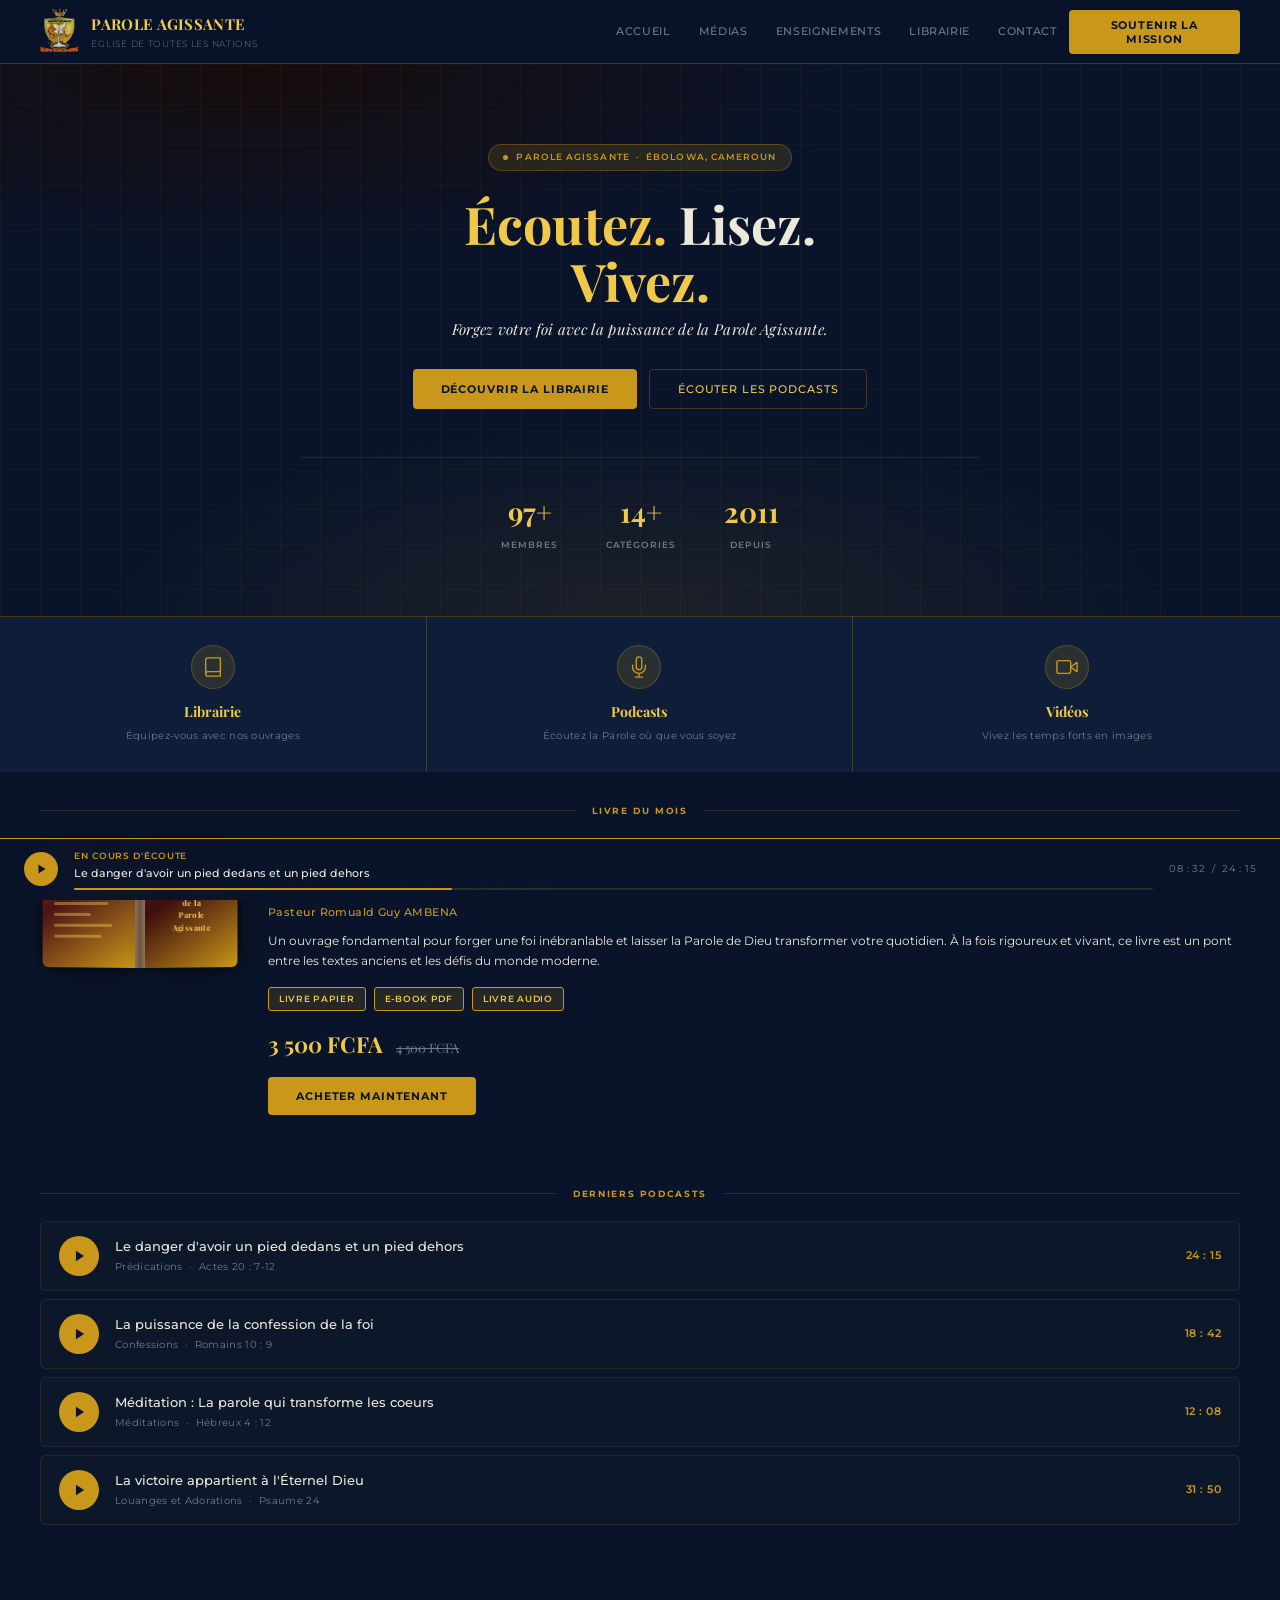
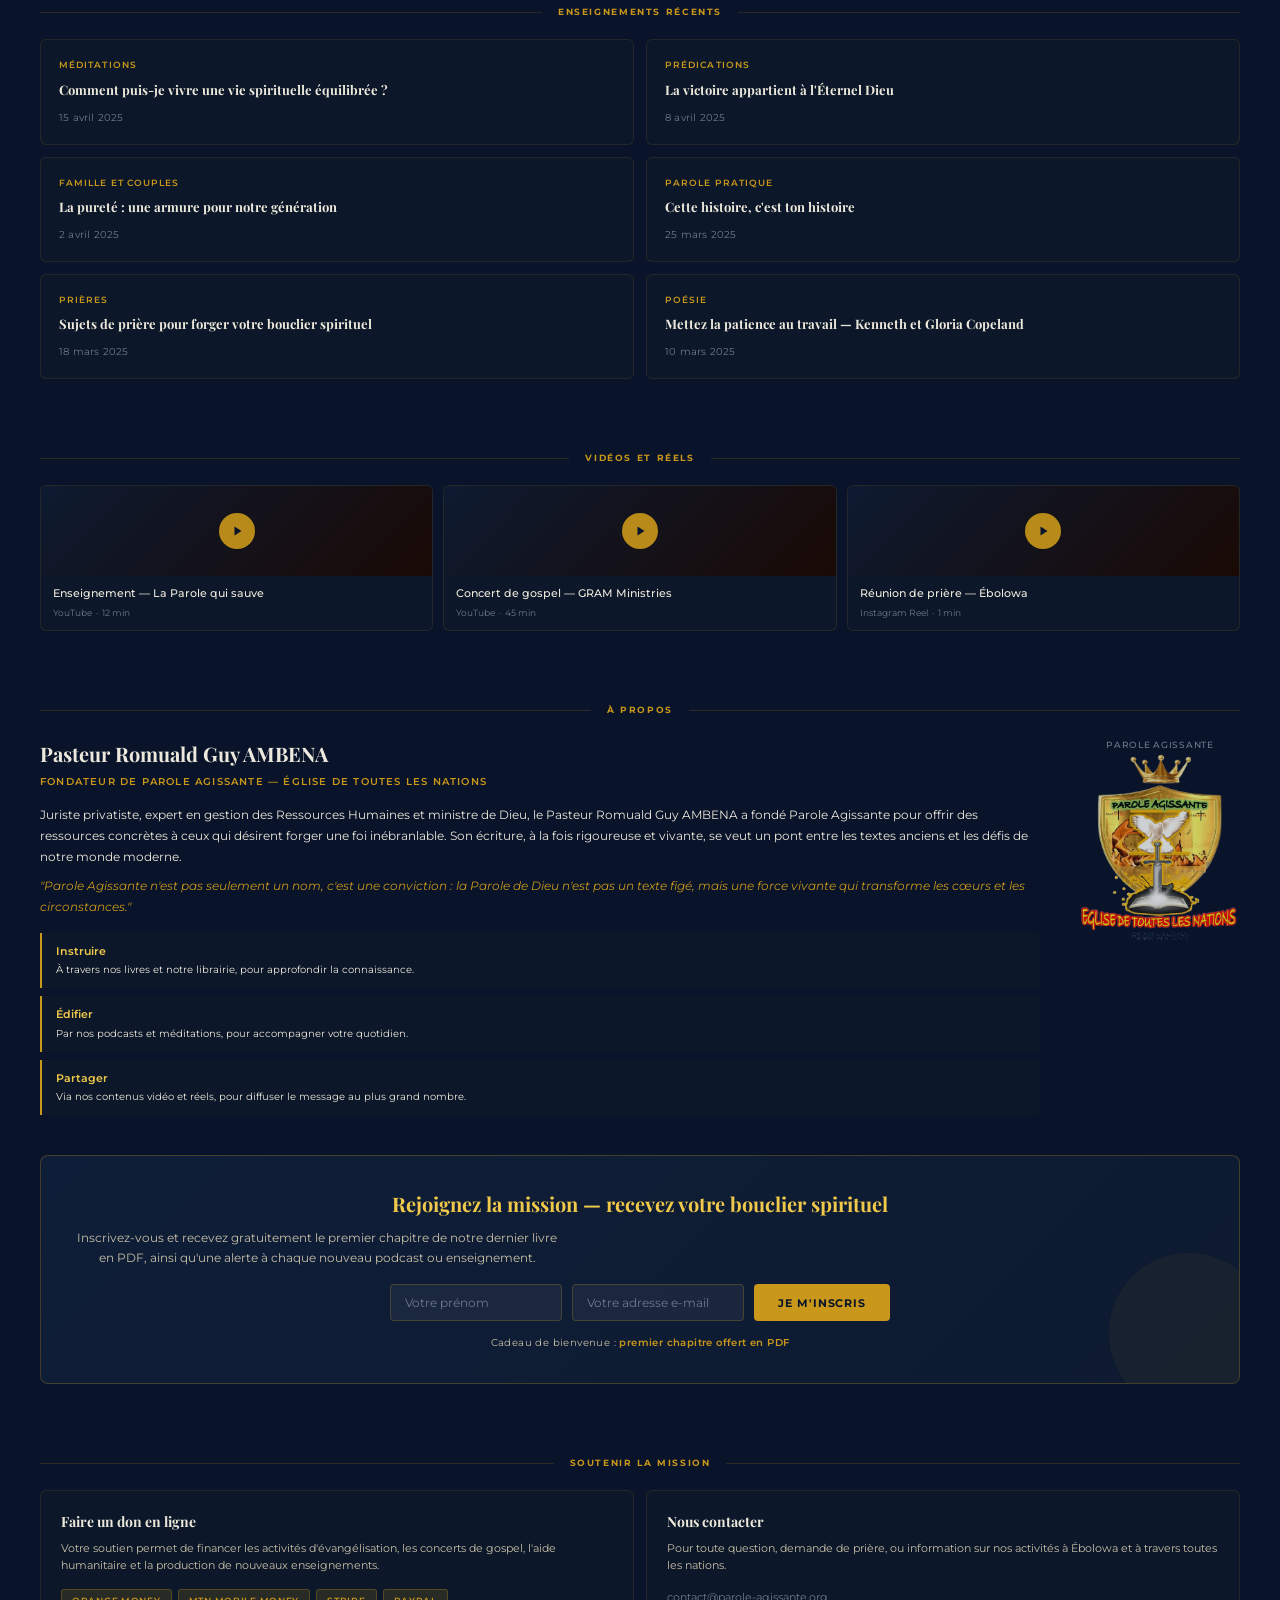
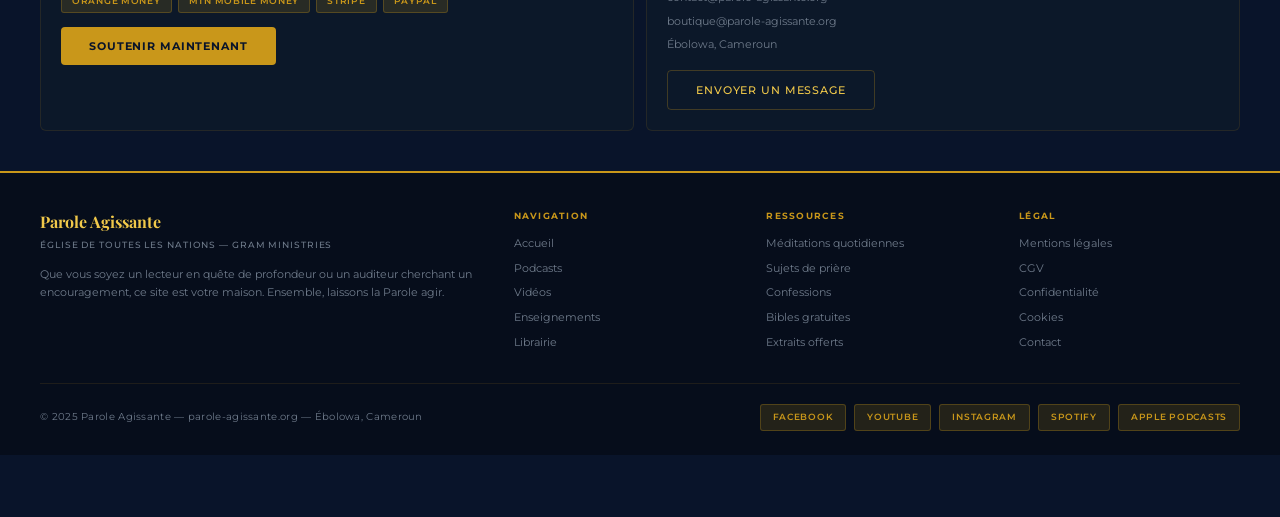
<file: index.html>
<!DOCTYPE html>
<html lang="fr">
<head>
  <meta charset="UTF-8" />
  <meta name="viewport" content="width=device-width, initial-scale=1.0" />
  <title>Parole Agissante — Église de Toutes les Nations</title>
<link rel="stylesheet" href="style.css">

</head>
<body>

  <!-- NAVIGATION -->
  <nav class="nav">
    <div class="nav-logo">
    <img src="logo.png" alt="Logo Bouclier Or" style="width:7%;height:7%;object-fit:contain;opacity:0.8"/>
      <div>
        <div class="nav-logo-text">PAROLE AGISSANTE</div>
        <div class="nav-logo-sub">Église de Toutes les Nations</div>
      </div>
    </div>
    <div class="nav-links">
      <a href="index.html">Accueil</a>
      <a href="podcasts.html">Médias</a>
      <a href="blog.html">Enseignements</a>
      <a href="librairie.html">Librairie</a>
      <a href="contact.html">Contact</a>
    </div>
    <button class="nav-cta">Soutenir la mission</button>
  </nav>

  <!-- HERO -->
  <section class="hero" id="accueil">
    <div class="hero-inner">
      <div class="hero-badge">
        <div class="hero-badge-dot"></div>
        Parole Agissante &nbsp;·&nbsp; Ébolowa, Cameroun
      </div>
      <h1><span class="gold">Écoutez.</span> Lisez.<br><span class="gold">Vivez.</span></h1>
      <p class="hero-slogan">Forgez votre foi avec la puissance de la Parole Agissante.</p>
      <div class="hero-btns">
        <button class="btn-primary"><a href="librairie.html">Découvrir la librairie</a></button>
        <button class="btn-outline">Écouter les podcasts</button>
      </div>
      <div class="hero-stats">
        <div>
          <div class="stat-val">97+</div>
          <div class="stat-lbl">Membres</div>
        </div>
        <div>
          <div class="stat-val">14+</div>
          <div class="stat-lbl">Catégories</div>
        </div>
        <div>
          <div class="stat-val">2011</div>
          <div class="stat-lbl">Depuis</div>
        </div>
      </div>
    </div>
  </section>

  <!-- QUICK ACCESS -->
  <div class="quick">
    <div class="quick-item">
      <div class="quick-icon">
        <svg viewBox="0 0 24 24"><path d="M4 19.5A2.5 2.5 0 016.5 17H20"/><path d="M6.5 2H20v20H6.5A2.5 2.5 0 014 19.5v-15A2.5 2.5 0 016.5 2z"/></svg>
      </div>
      <a href="librairie.html"><div class="quick-title">Librairie</div></a>
      <div class="quick-sub">Équipez-vous avec nos ouvrages</div>
    </div>
    <div class="quick-item">
      <div class="quick-icon">
        <svg viewBox="0 0 24 24"><path d="M12 1a3 3 0 00-3 3v8a3 3 0 006 0V4a3 3 0 00-3-3z"/><path d="M19 10v2a7 7 0 01-14 0v-2M12 19v4M8 23h8"/></svg>
      </div>
      <a href="podcasts.html"><div class="quick-title">Podcasts</div></a>
      <div class="quick-sub">Écoutez la Parole où que vous soyez</div>
    </div>
    <div class="quick-item">
      <div class="quick-icon">
        <svg viewBox="0 0 24 24"><polygon points="23 7 16 12 23 17 23 7"/><rect x="1" y="5" width="15" height="14" rx="2" ry="2"/></svg>
      </div>
      <a href="videos.html"><div class="quick-title">Vidéos</div></a>
      <div class="quick-sub">Vivez les temps forts en images</div>
    </div>
  </div>

  <!-- LIVRE DU MOIS -->
  <div class="sec-divider" id="boutique">
    <div class="sec-line"></div>
    <div class="sec-title">Livre du mois</div>
    <div class="sec-line"></div>
  </div>

  <div class="livre-section">
    <div class="livre-cover">
      <!-- Page de gauche -->
      <div class="livre-page gauche">
        <div class="livre-lignes">
          <span></span><span></span><span></span><span></span>
          <span></span><span></span><span></span><span></span>
        </div>
      </div>
      <!-- Reliure centrale -->
      <div class="livre-rel"></div>
      <!-- Page de droite -->
      <div class="livre-page droite">
        <div class="livre-titre">La Puissance<br>de la Parole<br>Agissante</div>
      </div>
    </div>
    <div class="livre-info">
      <div class="livre-badge">Nouveauté</div>
      <div class="livre-title">La Puissance de la Parole Agissante</div>
      <div class="livre-auteur">Pasteur Romuald Guy AMBENA</div>
      <div class="livre-desc">Un ouvrage fondamental pour forger une foi inébranlable et laisser la Parole de Dieu transformer votre quotidien. À la fois rigoureux et vivant, ce livre est un pont entre les textes anciens et les défis du monde moderne.</div>
      <div class="livre-formats">
        <div class="format-tag active">Livre papier</div>
        <div class="format-tag active">E-book PDF</div>
        <div class="format-tag active">Livre audio</div>
      </div>
      <div class="livre-price">3 500 FCFA <span class="old">4 500 FCFA</span></div>
      <button class="btn-primary">Acheter maintenant</button>
    </div>
  </div>

  <!-- PODCASTS -->
  <div class="sec-divider" id="medias">
    <div class="sec-line"></div>
    <div class="sec-title">Derniers podcasts</div>
    <div class="sec-line"></div>
  </div>

  <div class="pods-section">
    <div class="pod-item">
      <div class="pod-play">
        <svg viewBox="0 0 24 24"><polygon points="5 3 19 12 5 21 5 3"/></svg>
      </div>
      <div class="pod-info">
        <div class="pod-title">Le danger d'avoir un pied dedans et un pied dehors</div>
        <div class="pod-meta">Prédications &nbsp;·&nbsp; Actes 20 : 7-12</div>
      </div>
      <div class="pod-dur">24 : 15</div>
    </div>
    <div class="pod-item">
      <div class="pod-play">
        <svg viewBox="0 0 24 24"><polygon points="5 3 19 12 5 21 5 3"/></svg>
      </div>
      <div class="pod-info">
        <div class="pod-title">La puissance de la confession de la foi</div>
        <div class="pod-meta">Confessions &nbsp;·&nbsp; Romains 10 : 9</div>
      </div>
      <div class="pod-dur">18 : 42</div>
    </div>
    <div class="pod-item">
      <div class="pod-play">
        <svg viewBox="0 0 24 24"><polygon points="5 3 19 12 5 21 5 3"/></svg>
      </div>
      <div class="pod-info">
        <div class="pod-title">Méditation : La parole qui transforme les coeurs</div>
        <div class="pod-meta">Méditations &nbsp;·&nbsp; Hébreux 4 : 12</div>
      </div>
      <div class="pod-dur">12 : 08</div>
    </div>
    <div class="pod-item">
      <div class="pod-play">
        <svg viewBox="0 0 24 24"><polygon points="5 3 19 12 5 21 5 3"/></svg>
      </div>
      <div class="pod-info">
        <div class="pod-title">La victoire appartient à l'Éternel Dieu</div>
        <div class="pod-meta">Louanges et Adorations &nbsp;·&nbsp; Psaume 24</div>
      </div>
      <div class="pod-dur">31 : 50</div>
    </div>
  </div>

  <!-- BLOG -->
  <div class="sec-divider" id="blog">
    <div class="sec-line"></div>
    <div class="sec-title">Enseignements récents</div>
    <div class="sec-line"></div>
  </div>

  <div class="blog-section">
    <div class="blog-grid">
      <div class="blog-card">
        <div class="blog-cat">Méditations</div>
        <div class="blog-title">Comment puis-je vivre une vie spirituelle équilibrée ?</div>
        <div class="blog-date">15 avril 2025</div>
      </div>
      <div class="blog-card">
        <div class="blog-cat">Prédications</div>
        <div class="blog-title">La victoire appartient à l'Éternel Dieu</div>
        <div class="blog-date">8 avril 2025</div>
      </div>
      <div class="blog-card">
        <div class="blog-cat">Famille et Couples</div>
        <div class="blog-title">La pureté : une armure pour notre génération</div>
        <div class="blog-date">2 avril 2025</div>
      </div>
      <div class="blog-card">
        <div class="blog-cat">Parole pratique</div>
        <div class="blog-title">Cette histoire, c'est ton histoire</div>
        <div class="blog-date">25 mars 2025</div>
      </div>
      <div class="blog-card">
        <div class="blog-cat">Prières</div>
        <div class="blog-title">Sujets de prière pour forger votre bouclier spirituel</div>
        <div class="blog-date">18 mars 2025</div>
      </div>
      <div class="blog-card">
        <div class="blog-cat">Poésie</div>
        <div class="blog-title">Mettez la patience au travail — Kenneth et Gloria Copeland</div>
        <div class="blog-date">10 mars 2025</div>
      </div>
    </div>
  </div>

  <!-- VIDEOS -->
  <div class="sec-divider">
    <div class="sec-line"></div>
    <div class="sec-title">Vidéos et réels</div>
    <div class="sec-line"></div>
  </div>

  <div class="video-section">
    <div class="video-grid">
      <div class="video-card">
        <div class="video-thumb">
          <div class="video-play-btn">
            <svg viewBox="0 0 24 24"><polygon points="5 3 19 12 5 21 5 3"/></svg>
          </div>
        </div>
        <div class="video-info">
          <div class="video-title">Enseignement — La Parole qui sauve</div>
          <div class="video-meta">YouTube &nbsp;·&nbsp; 12 min</div>
        </div>
      </div>
      <div class="video-card">
        <div class="video-thumb">
          <div class="video-play-btn">
            <svg viewBox="0 0 24 24"><polygon points="5 3 19 12 5 21 5 3"/></svg>
          </div>
        </div>
        <div class="video-info">
          <div class="video-title">Concert de gospel — GRAM Ministries</div>
          <div class="video-meta">YouTube &nbsp;·&nbsp; 45 min</div>
        </div>
      </div>
      <div class="video-card">
        <div class="video-thumb">
          <div class="video-play-btn">
            <svg viewBox="0 0 24 24"><polygon points="5 3 19 12 5 21 5 3"/></svg>
          </div>
        </div>
        <div class="video-info">
          <div class="video-title">Réunion de prière — Ébolowa</div>
          <div class="video-meta">Instagram Reel &nbsp;·&nbsp; 1 min</div>
        </div>
      </div>
    </div>
  </div>

  <!-- À PROPOS -->
  <div class="sec-divider">
    <div class="sec-line"></div>
    <div class="sec-title">À propos</div>
    <div class="sec-line"></div>
  </div>

  <div class="about-section">
    <div class="about-text">
      <div class="about-name">Pasteur Romuald Guy AMBENA</div>
      <div class="about-role">Fondateur de Parole Agissante — Église de Toutes les Nations</div>
      <p class="about-desc">
        Juriste privatiste, expert en gestion des Ressources Humaines et ministre de Dieu, le Pasteur Romuald Guy AMBENA a fondé Parole Agissante pour offrir des ressources concrètes à ceux qui désirent forger une foi inébranlable. Son écriture, à la fois rigoureuse et vivante, se veut un pont entre les textes anciens et les défis de notre monde moderne.
      </p>
      <p class="about-desc" style="margin-top:-8px">
        <em style="color:var(--gold);font-style:italic">"Parole Agissante n'est pas seulement un nom, c'est une conviction : la Parole de Dieu n'est pas un texte figé, mais une force vivante qui transforme les cœurs et les circonstances."</em>
      </p>
      <div class="about-pillars">
        <div class="pillar">
          <div>
            <div class="pillar-title">Instruire</div>
            <div class="pillar-desc">À travers nos livres et notre librairie, pour approfondir la connaissance.</div>
          </div>
        </div>
        <div class="pillar">
          <div>
            <div class="pillar-title">Édifier</div>
            <div class="pillar-desc">Par nos podcasts et méditations, pour accompagner votre quotidien.</div>
          </div>
        </div>
        <div class="pillar">
          <div>
            <div class="pillar-title">Partager</div>
            <div class="pillar-desc">Via nos contenus vidéo et réels, pour diffuser le message au plus grand nombre.</div>
          </div>
        </div>
      </div>
    </div>
    <div class="about-shield">
      <div class="shield-caption">Parole Agissante<br><img src="logo.png" alt="Logo Bouclier Or" style="width:100%;height:100%;object-fit:contain;opacity:0.8"/></div>
    </div>
  </div>

  <!-- NEWSLETTER -->
  <div class="newsletter">
    <div class="nl-title">Rejoignez la mission — recevez votre bouclier spirituel</div>
    <p class="nl-sub">Inscrivez-vous et recevez gratuitement le premier chapitre de notre dernier livre en PDF, ainsi qu'une alerte à chaque nouveau podcast ou enseignement.</p>
    <div class="nl-form">
      <input class="nl-input" type="text" placeholder="Votre prénom" />
      <input class="nl-input" type="email" placeholder="Votre adresse e-mail" />
      <button class="nl-btn">Je m'inscris</button>
    </div>
    <p class="nl-gift">Cadeau de bienvenue : <strong>premier chapitre offert en PDF</strong></p>
  </div>

  <!-- DONS -->
  <div class="sec-divider" id="contact">
    <div class="sec-line"></div>
    <div class="sec-title">Soutenir la mission</div>
    <div class="sec-line"></div>
  </div>

  <div class="dons-section">
    <div class="don-card">
      <div class="don-title">Faire un don en ligne</div>
      <p class="don-desc">Votre soutien permet de financer les activités d'évangélisation, les concerts de gospel, l'aide humanitaire et la production de nouveaux enseignements.</p>
      <div class="don-methods">
        <div class="don-method">Orange Money</div>
        <div class="don-method">MTN Mobile Money</div>
        <div class="don-method">Stripe</div>
        <div class="don-method">PayPal</div>
      </div>
      <button class="btn-primary">Soutenir maintenant</button>
    </div>
    <div class="don-card">
      <div class="don-title">Nous contacter</div>
      <p class="don-desc">Pour toute question, demande de prière, ou information sur nos activités à Ébolowa et à travers toutes les nations.</p>
      <div style="display:flex;flex-direction:column;gap:6px;margin-bottom:16px">
        <div style="font-size:11px;color:var(--muted)">contact@parole-agissante.org</div>
        <div style="font-size:11px;color:var(--muted)">boutique@parole-agissante.org</div>
        <div style="font-size:11px;color:var(--muted)">Ébolowa, Cameroun</div>
      </div>
      <button class="btn-outline">Envoyer un message</button>
    </div>
  </div>

  <!-- FOOTER -->
  <footer class="footer">
    <div class="footer-top">
      <div>
        <div class="footer-brand-name">Parole Agissante</div>
        <div class="footer-brand-sub">Église de Toutes les Nations — GRAM Ministries</div>
        <p class="footer-brand-desc">Que vous soyez un lecteur en quête de profondeur ou un auditeur cherchant un encouragement, ce site est votre maison. Ensemble, laissons la Parole agir.</p>
      </div>
      <div>
        <div class="footer-col-title">Navigation</div>
        <div class="footer-links-list">
          <a href="#accueil">Accueil</a>
          <a href="#medias">Podcasts</a>
          <a href="#medias">Vidéos</a>
          <a href="#blog">Enseignements</a>
          <a href="#boutique">Librairie</a>
        </div>
      </div>
      <div>
        <div class="footer-col-title">Ressources</div>
        <div class="footer-links-list">
          <a href="#">Méditations quotidiennes</a>
          <a href="#">Sujets de prière</a>
          <a href="#">Confessions</a>
          <a href="#">Bibles gratuites</a>
          <a href="#">Extraits offerts</a>
        </div>
      </div>
      <div>
        <div class="footer-col-title">Légal</div>
        <div class="footer-links-list">
          <a href="#">Mentions légales</a>
          <a href="#">CGV</a>
          <a href="#">Confidentialité</a>
          <a href="#">Cookies</a>
          <a href="#contact">Contact</a>
        </div>
      </div>
    </div>
    <div class="footer-bottom">
      <div class="footer-copy">© 2025 Parole Agissante — parole-agissante.org — Ébolowa, Cameroun</div>
      <div class="footer-socials">
        <div class="social-btn">Facebook</div>
        <div class="social-btn">YouTube</div>
        <div class="social-btn">Instagram</div>
        <div class="social-btn">Spotify</div>
        <div class="social-btn">Apple Podcasts</div>
      </div>
    </div>
  </footer>

  <!-- LECTEUR FLOTTANT -->
  <div class="player">
    <div class="player-btn">
      <svg viewBox="0 0 24 24"><polygon points="5 3 19 12 5 21 5 3"/></svg>
    </div>
    <div class="player-info">
      <div class="player-label">En cours d'écoute</div>
      <div class="player-title">Le danger d'avoir un pied dedans et un pied dehors</div>
      <div class="player-progress">
        <div class="player-bar"></div>
      </div>
    </div>
    <div class="player-time">08 : 32 &nbsp;/&nbsp; 24 : 15</div>
  </div>

</body>
</html>
</file>
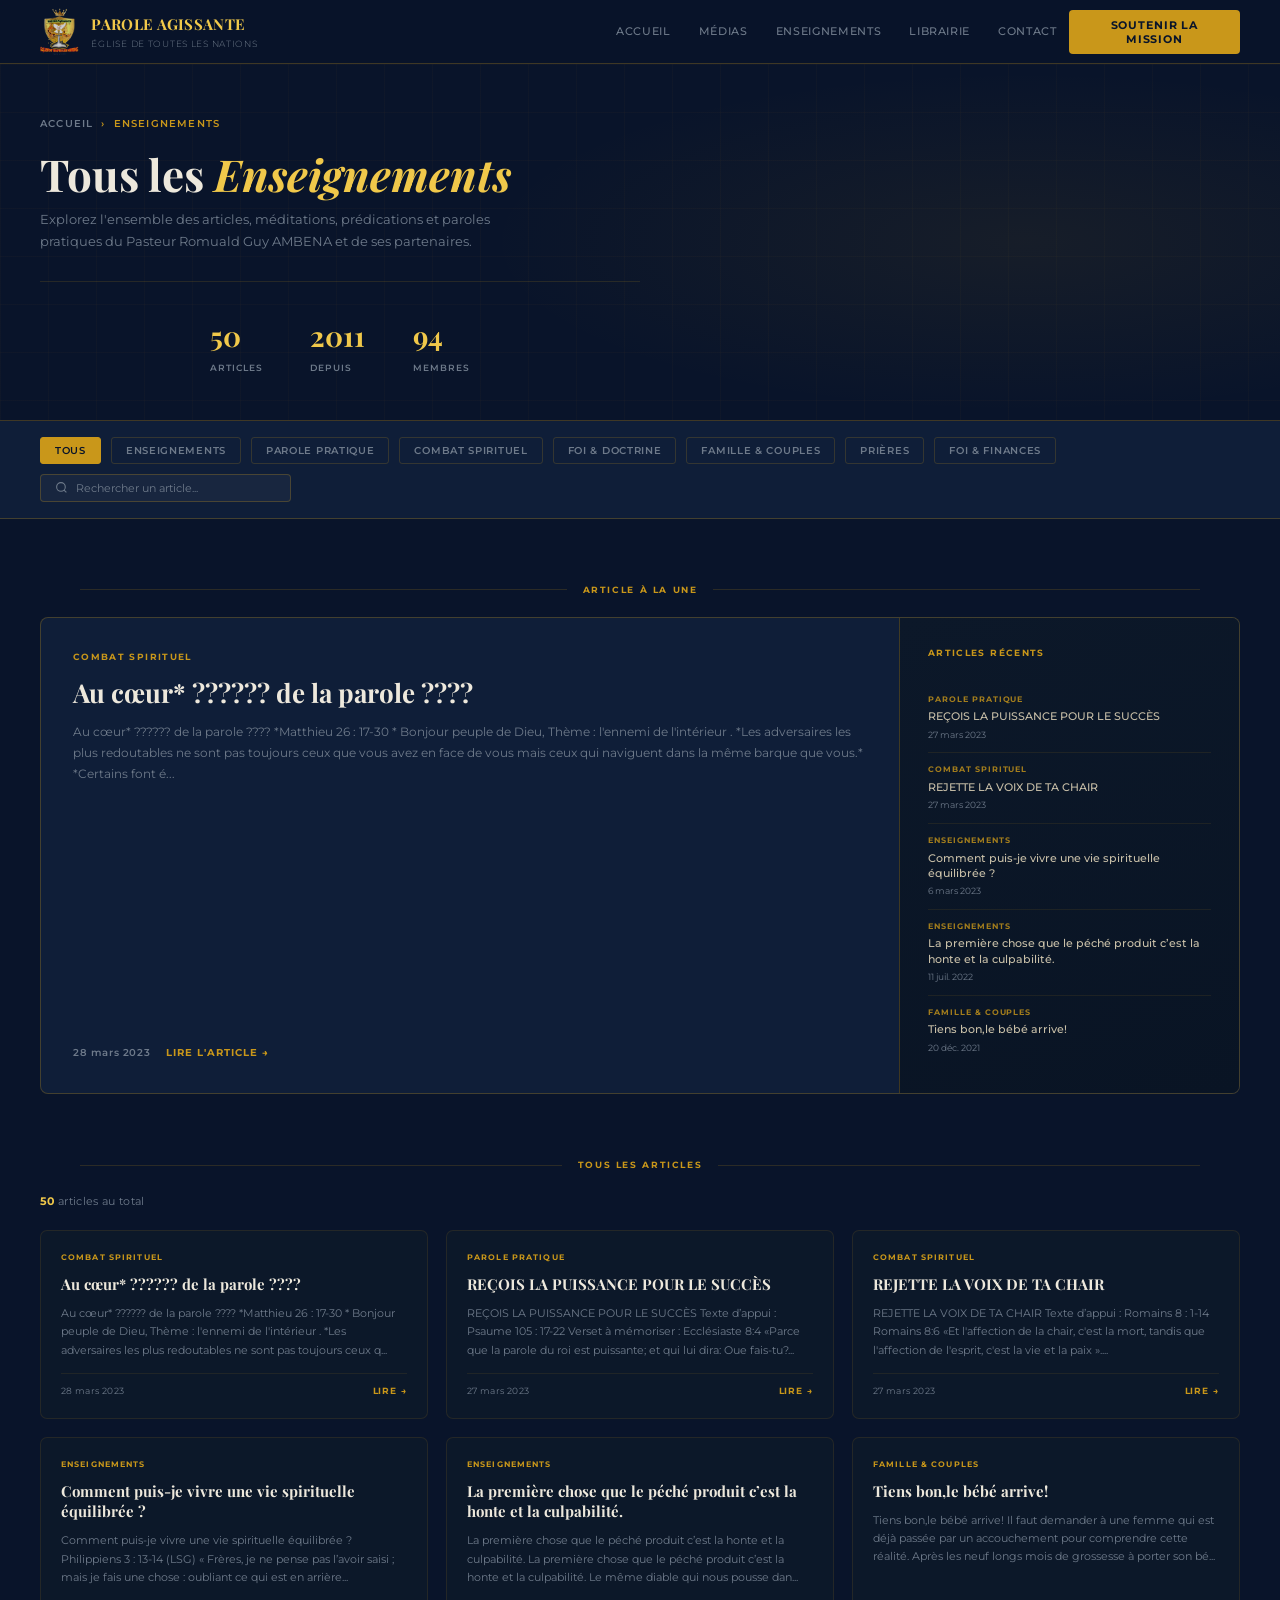
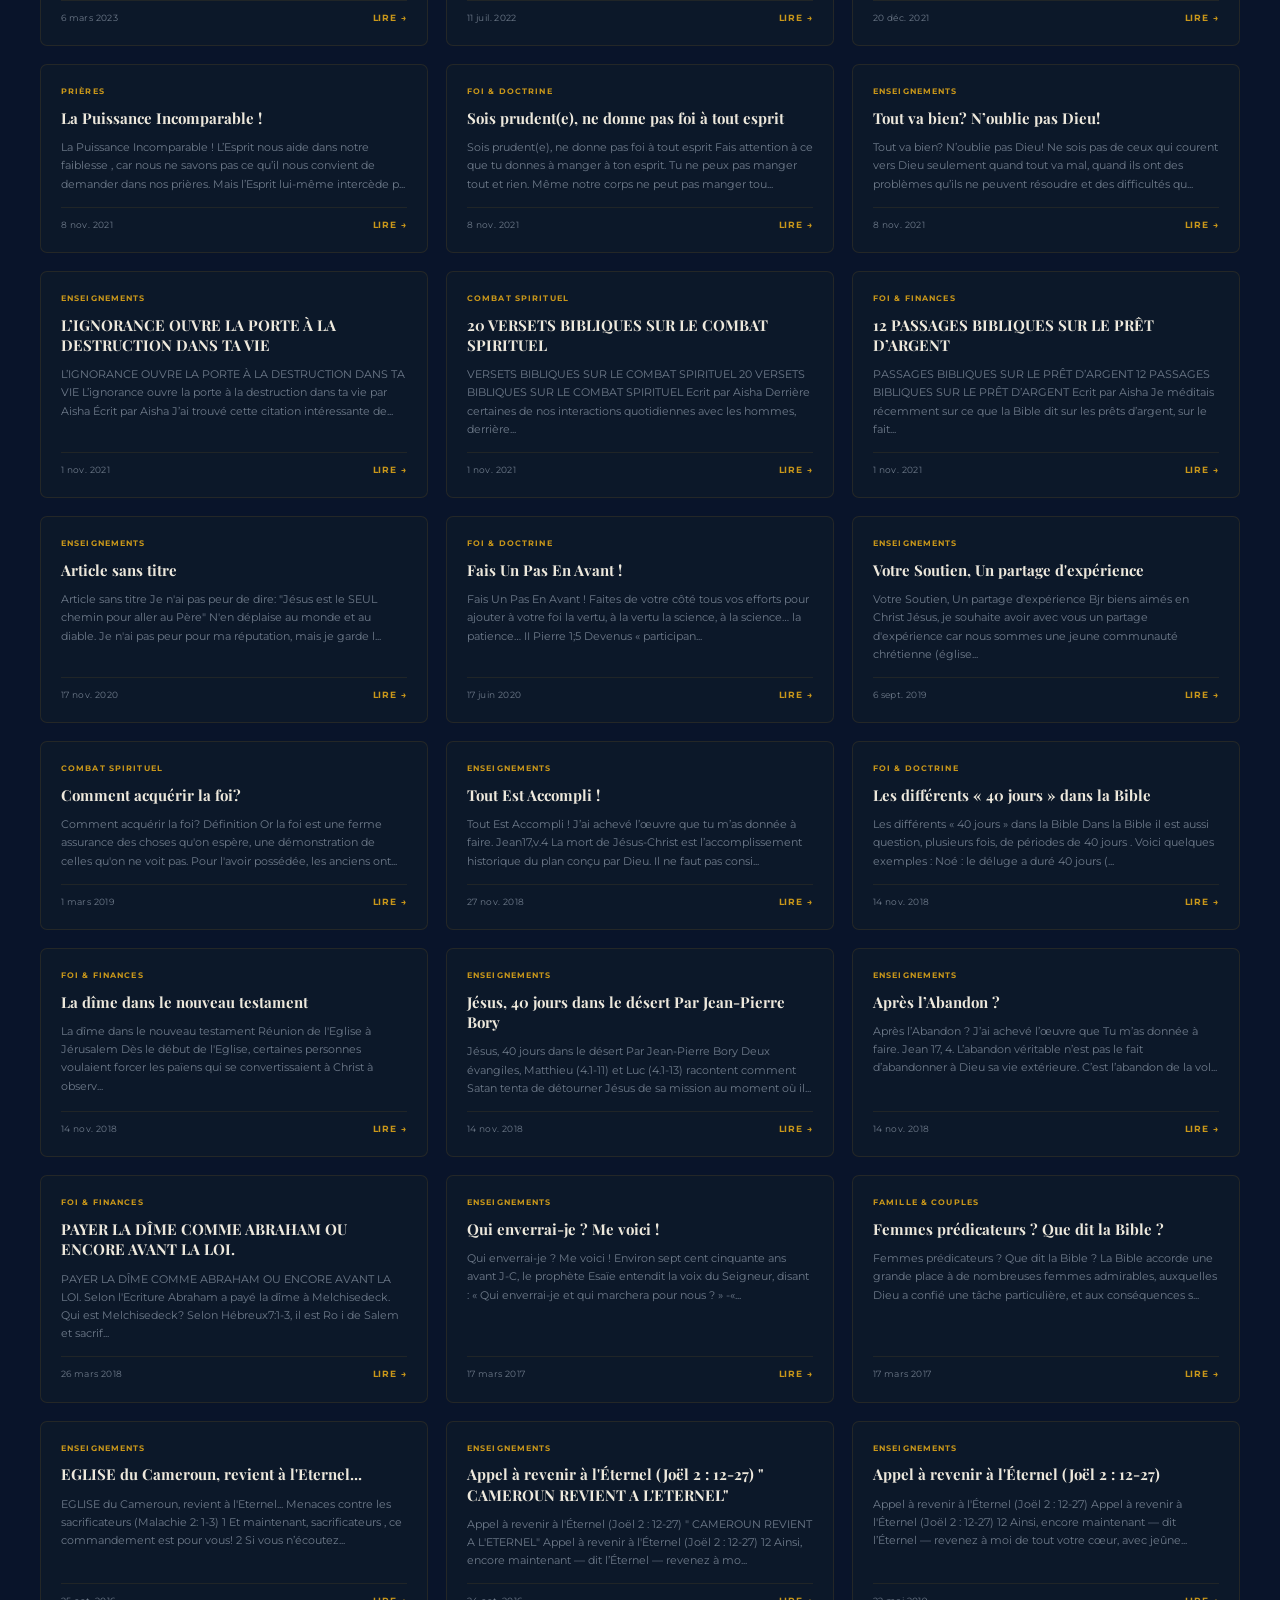
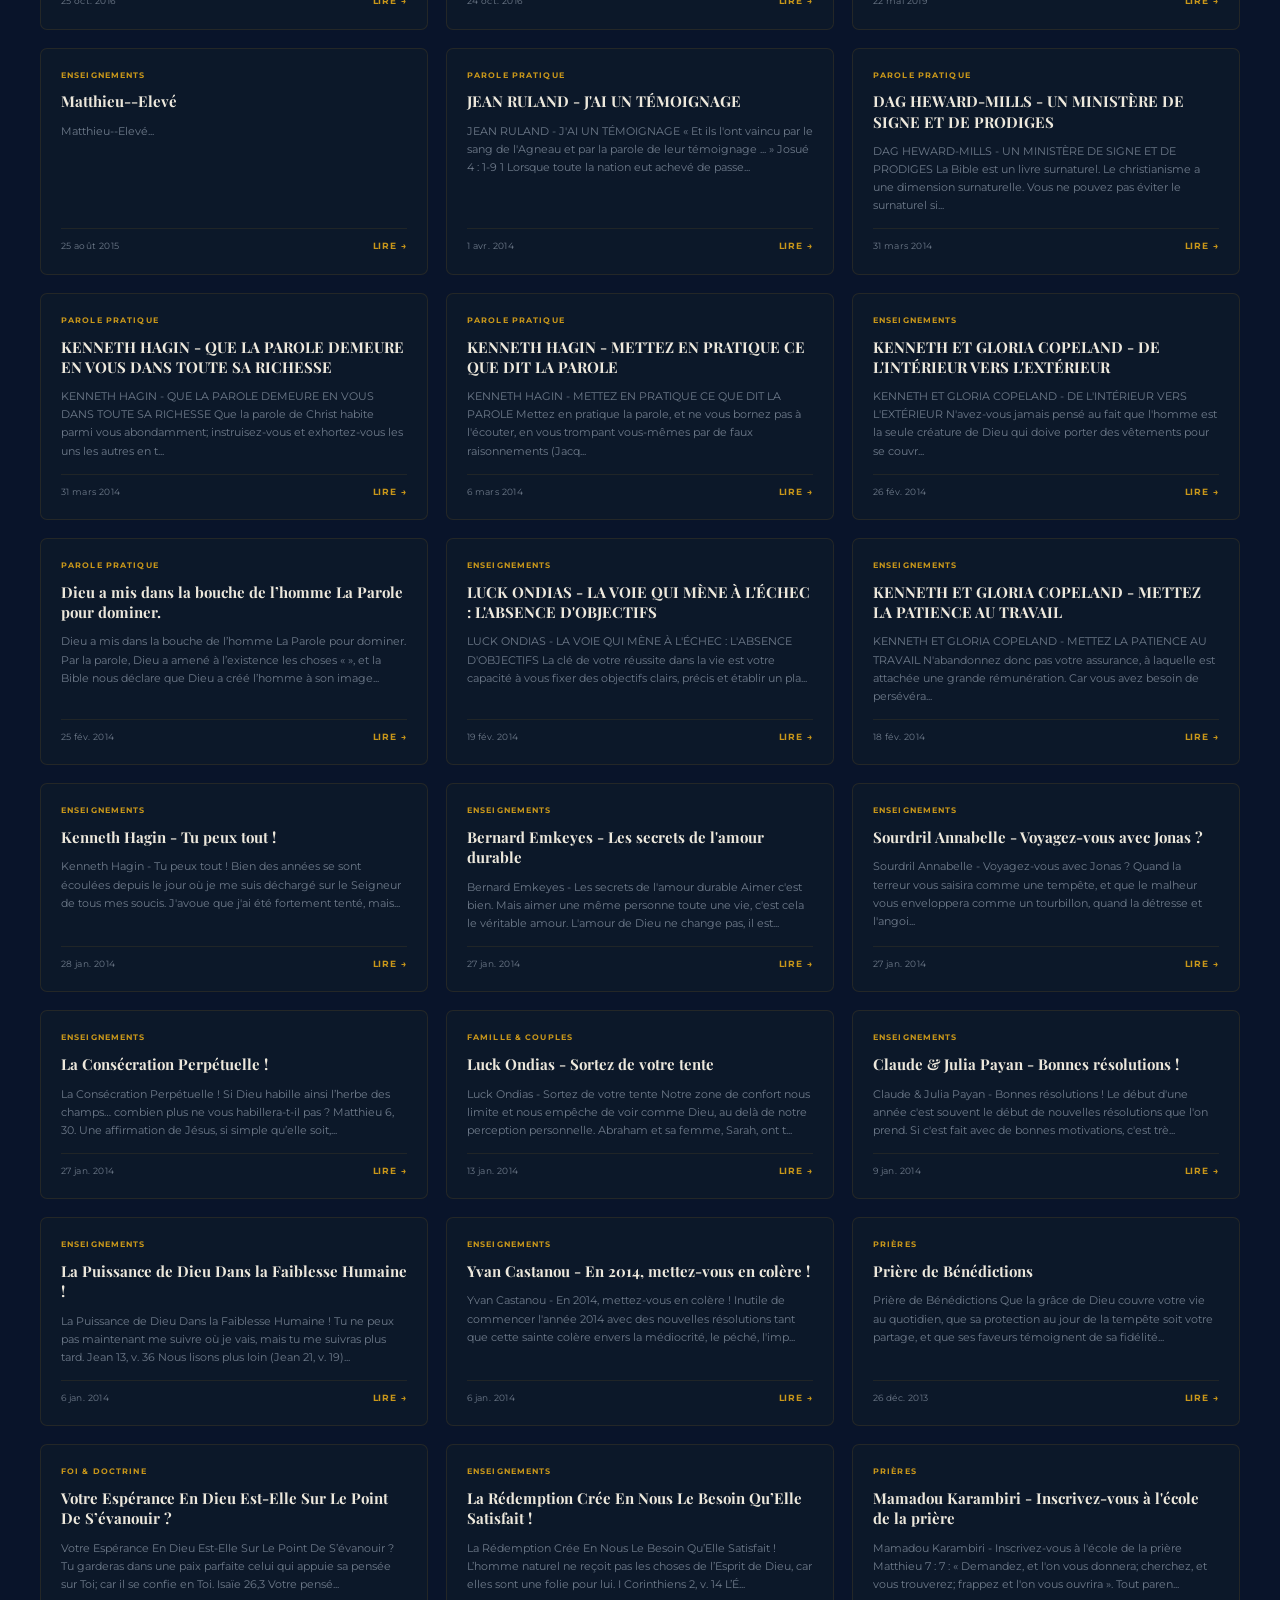
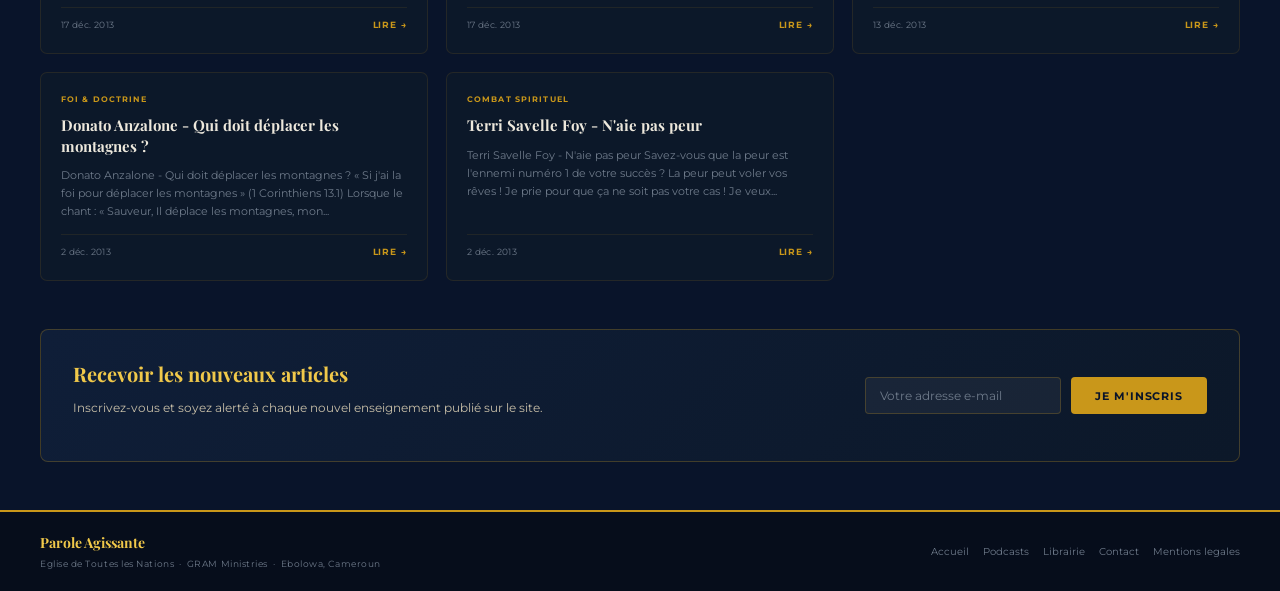
<file: blog.html>
<!DOCTYPE html>
<html lang="fr">
<head>
  <meta charset="UTF-8"/>
  <meta name="viewport" content="width=device-width, initial-scale=1.0"/>
  <title>Blog — Parole Agissante</title>
<link rel="stylesheet" href="style.css">
</head>
<body>
<!-- NAVIGATION -->
<nav class="nav">
<div class="nav-logo">
<img src="logo.png" alt="Logo Bouclier Or" style="width:7%;height:7%;object-fit:contain;opacity:0.8"/>
<div>
<div class="nav-logo-text">PAROLE AGISSANTE</div>
<div class="nav-logo-sub">Église de Toutes les Nations</div>
</div>
</div>
<div class="nav-links">
<a href="index.html">Accueil</a>
<a href="#medias">Médias</a>
<a href="blog.html">Enseignements</a>
<a href="librairie.html">Librairie</a>
<a href="contact.html">Contact</a>
</div>
<button class="nav-cta">Soutenir la mission</button>
</nav>

<section class="page-hero">
  <div class="hero-inner">
    <div class="breadcrumb"><a href="index.html">Accueil</a><span>›</span><span>Enseignements</span></div>
    <h1>Tous les <em>Enseignements</em></h1>
    <p>Explorez l'ensemble des articles, méditations, prédications et paroles pratiques du Pasteur Romuald Guy AMBENA et de ses partenaires.</p>
    <div class="hero-stats">
      <div><div class="stat-val">50</div><div class="stat-lbl">Articles</div></div>
      <div><div class="stat-val">2011</div><div class="stat-lbl">Depuis</div></div>
      <div><div class="stat-val">94</div><div class="stat-lbl">Membres</div></div>
    </div>
  </div>
</section>

<div class="controls">
  <button class="filter-btn active" data-cat="Tous">Tous</button>
  <button class="filter-btn" data-cat="Enseignements">Enseignements</button>
  <button class="filter-btn" data-cat="Parole Pratique">Parole Pratique</button>
  <button class="filter-btn" data-cat="Combat spirituel">Combat spirituel</button>
  <button class="filter-btn" data-cat="Foi & Doctrine">Foi & Doctrine</button>
  <button class="filter-btn" data-cat="Famille & Couples">Famille & Couples</button>
  <button class="filter-btn" data-cat="Prières">Prières</button>
  <button class="filter-btn" data-cat="Foi & Finances">Foi & Finances</button>
  <div class="ctrl-sep"></div>
  <div class="search-wrap">
    <svg width="13" height="13" viewBox="0 0 24 24" fill="none" stroke="#6E7A8A" stroke-width="2"><circle cx="11" cy="11" r="8"/><path d="M21 21l-4.35-4.35"/></svg>
    <input type="text" id="searchInput" placeholder="Rechercher un article..."/>
  </div>
</div>

<div class="featured-wrap">
  <div class="sec-label"><div class="sec-line"></div><div class="sec-title">Article à la une</div><div class="sec-line"></div></div>
  <div class="featured-article" id="featuredCard">
    <div class="fa-body">
      <div>
        <div class="fa-cat" id="fa-cat">Enseignements</div>
        <div class="fa-title" id="fa-title">Chargement...</div>
        <div class="fa-excerpt" id="fa-excerpt"></div>
      </div>
      <div class="fa-meta">
        <div class="fa-date" id="fa-date"></div>
        <div class="fa-read">Lire l'article &rarr;</div>
      </div>
    </div>
    <div class="fa-panel">
      <div class="fa-panel-title">Articles récents</div>
      <div id="miniArticles"></div>
    </div>
  </div>
</div>

<div class="grid-section">
  <div class="sec-label"><div class="sec-line"></div><div class="sec-title">Tous les articles</div><div class="sec-line"></div></div>
  <div class="count-info" id="countInfo"></div>
  <div class="articles-grid" id="articlesGrid"></div>
</div>

<div class="nl-strip">
  <div class="nl-text">
    <div class="nl-title">Recevoir les nouveaux articles</div>
    <p class="nl-sub">Inscrivez-vous et soyez alerté à chaque nouvel enseignement publié sur le site.</p>
  </div>
  <div class="nl-form">
    <input class="nl-input" type="email" placeholder="Votre adresse e-mail"/>
    <button class="nl-btn">Je m'inscris</button>
  </div>
</div>

<footer class="footer-simple">
  <div>
    <div class="footer-brand">Parole Agissante</div>
    <div class="footer-sub">Eglise de Toutes les Nations &nbsp;&middot;&nbsp; GRAM Ministries &nbsp;&middot;&nbsp; Ebolowa, Cameroun</div>
  </div>
  <div class="footer-links">
    <a href="index.html">Accueil</a>
    <a href="#">Podcasts</a>
    <a href="librairie.html">Librairie</a>
    <a href="#">Contact</a>
    <a href="#">Mentions legales</a>
  </div>
</footer>

<!-- MODAL -->
<div class="modal-overlay" id="modalOverlay">
  <div class="modal">
    <button class="modal-close" id="modalClose">&times;</button>
    <div class="modal-cat" id="modalCat"></div>
    <div class="modal-title" id="modalTitle"></div>
    <div class="modal-date" id="modalDate"></div>
    <div class="modal-content" id="modalContent"></div>
  </div>
</div>

<script>
const ARTICLES = [{"title": "Au cœur* ?????? de la parole ????", "date": "2023-03-28", "content": "Au cœur* ?????? de la parole ???? *Matthieu 26 : 17-30 * Bonjour peuple de Dieu, Thème : l'ennemi de l'intérieur . *Les adversaires les plus redoutables ne sont pas toujours ceux que vous avez en face de vous mais ceux qui naviguent dans la même barque que vous.* *Certains font équipe avec vous, non pour favoriser l'accomplissement de votre vision, encore moins pour mener votre équipe au triomphe, mais pour servir les intérêts de vos pourfendeurs et détracteurs.* Ceux qui trahissent la cause de l'évangile ne sont pas toujours positionner hors de l'Eglise. Nombreux sont-ils ces Chrétiens, leaders d'Eglise, pasteurs et autres ministres qui travaillent non pour l'expansion de la Bonne Nouvelle, mais qui trahissent Christ par des actions généralement aux antipodes de l'Évangile du salut. Ils boivent la coupe du Seigneur, prétendent œuvrer pour lui, Ont une apparence de piété, mais pour leur gloire, leurs intérêts et parfois les intérêts du règne des ténèbres ils n'hésitent pas à sacrifier la cause du royaume. Au lieu de naviguer avec Christ en perçant la barque, il est mieux de vous positionner en face comme un ennemi connu. Il est inutile d'arborer la tunique de disciple alors que vous n'êtes qu'un ennemi déguisé. Le texte de ce matin t'invite à la repentance. Repens-toi. En effet, la traitrise entraîne toujours avec elle un lot complexe de malheurs tel que : l'hypocrisie, le mensonge, la suspicion, la confusion, l'amertume, l'échec, la misère, la mort et bien d'autres. Par ailleurs, elle brise l'harmonie et la confiance, sème la confusion et les mésententes, comme nous le montre les réactions des douze assis avec lui à table* (V21-25). *Dans tous les cas, tôt ou tard, la ruse des ennemis de l'intérieur finira toujours par être démasquée.* *POINTS DE PRIÈRE*: 1. Rends grâce à Dieu qui te pardonne tes multiples trahisons à son égard chaque jour. 2. Demande à Dieu de t'accorder un cœur d'amour, qui puisse pardonner aux nombreux judas qui t'entourent. 3. Prie afin que le Seigneur te révèle tous les avantages qui sont mises à ton profit, à travers la nouvelle alliance qu'il a institué. *Shalom. Amen*", "category": "Combat spirituel"}, {"title": "REÇOIS LA PUISSANCE POUR LE SUCCÈS", "date": "2023-03-27", "content": "REÇOIS LA PUISSANCE POUR LE SUCCÈS Texte d’appui : Psaume 105 : 17-22 Verset à mémoriser : Ecclésiaste 8:4 «Parce que la parole du roi est puissante; et qui lui dira: Oue fais-tu? ». La Parole de Dieu est chargée de vie et de puissance pour le changement dans nos vies - la transformation et na restauration. Jésus-Christ souligne cette vérité dans Jean 6 : 63 *« Les paroles que je vous ai dites sont esprit et vie. » Des années avant que Jésus ne fasse cette déclaration, Salomon, par révélation, a dit: « Mon fils, sois attentif à mes paroles... Car c'est la vie pour ceux qui les trouvent, C'est la santé pour tout leur corps » *(Proverbes 4 : 20, 22) . Combien savent que nous recevons la vie lorsque nous lisons ou écoutons la Parole ointe de Dieu? La Parole de Dieu est décrite dans Ecclésiaste 8 : 4 comme «la parole d'un roi» . En général, un décret présidentiel porte une grande autorité. Tu ne peux pas y résister. Il y a presque quarante ans, le Président de la République du Cameroun a signé une loi changeant le nom de la ville de Victoria en Limbe. À partir de ce moment, le nom a changé, l'opinion des habitants de la ville importait peu. Notre Dieu est le roi souverain de l'univers. Sa parole revêt plus d'autorité que les paroles des rois terrestres. Elle donne la vie, brise les chaînes, inverse les malédictions et active les bénédictions. Toute personne qui est en contact avec la Parole de Dieu est en contact avec la puissance qui garantit le changement, le succès et le progrès. Joseph a survécu aux assauts de l'enfer grâce à la puissance de la Parole. La Parole l'a fait accéder à une grande bénédiction - le poste de Premier ministre d'Egypte. La Parole de Dieu est garante de la bénédiction. Tout porteur de la Parole est une citadelle de bénédictions divines. La bénédiction dans ta vie transformera ton désert en forêt, ta stérilité en fécondité, et ton manque en abondance. Tout comme Joseph, tout ce dont tu as besoin pendant tes épreuves c'est d'une parole ointe, et ta vie connaîtra une puissante révolution. Pour recevoir la puissance de la Parole, (1) lis-la ou écoute-la régulièrement. (2) Médite-la profondément avec un profond désir de la comprendre et de lui obéir. (3) Déclare/confesse la Parole que tu crois quotidiennement. (4) Mets la Parole en pratique à tout prix. PRIÈRE 1. Père, merci de me donner la parole pour m'établir dans tes bénédictions. 2. Canaux de ma vie, ouvrez-vous maintenant et recevez la Parole de vie, au nom de Jésus. 3. Père, ouvre ta Parole; que la lumière brille dans ma vie, au nom de Jésus. 4. Christ m'a racheté de la malédiction de la loi; toute malédiction qui résiste à ma destinée est effacée aujourd'hui, par le sang de Jésus. 5. Lève tes deux mains et prie 5 fois comme suit : « Je reçois la puissance pour de grandes œuvres dans ma vie, au nom de Jésus.» 6. Père, la puissance du royaume est en moi; je vais croître et non décroître. Je progresserai et ne régresserai pas. Je réussirai et je n'échouerai pas, au nom de Jésus; amen. Pensée du jour : Josué 1:8 \"Que ce livre de la loi ne s'éloigne point de ta bouche; médite-le jour et nuit, pour agir fidèlement selon tout ce qui y est écrit; car c'est alors que tu auras du succès dans tes entreprises, c'est alors que tu réussiras.\"", "category": "Parole Pratique"}, {"title": "REJETTE LA VOIX DE TA CHAIR", "date": "2023-03-27", "content": "REJETTE LA VOIX DE TA CHAIR Texte d’appui : Romains 8 : 1-14 Romains 8:6 «Et l'affection de la chair, c'est la mort, tandis que l'affection de l'esprit, c'est la vie et la paix ». La voix de la chair est l'une des voix négatives en toi qui peut te conduire à de graves problèmes. Tu dois apprendre à discerner et à prendre des mesures contre la voix de la chair pour jouir d'une vie spirituelle victorieuse. Souviens-toi de ceci concernant la voix de la chair en toi : (1) c'est la voix de ton désir humain. (2) C'est la voix de tes sentiments physiques. (3) La voix de la chair dit toujours : « Fais ce qui est excitant et facile ». (4) La voix de la chair dit toujours : « Fai s en sorte que les gens voient que tu es important. » Chaque fois que tu éprouves des sentiments et des désirs en toi, sache que c'est ta chair qui parle. Paul décrit cela au verset 6 comme « l'affection de la chair ». D'autres versions parlent de « la nature humaine, la vieille nature, la nature pécheresse ou le moi. » II poursuit en disant qu'un esprit charnel conduit à la mort. Il dit que si tu laisses ton désir de nourriture, de sexe, de boisson et de repos te gouverner, tu finiras dans un désastre spirituel. Une personne spirituelle ou une personne qui est spirituellement mature a grandi au point où elle peut discerner quand la chair parle. Cette personne peut dire non à la voix de la chair. Malheureusement, comme Jésus l'a dit: « l'esprit est bien disposé, mais la chair est faible » (Mathieu 26 : 41 ). La chair veut toujours conduire l'esprit vers le chemin le plus facile, qui n’est souvent pas la volonté de Dieu. La chair dit de dormir quand les autres prient. Céder à la voix de la chair - faire les choses faciles ne t'apporte pas grand-chose. Mais faire des choses difficiles contre la volonté de ta chair apporte du profit. Alors, décide de résister à la voix de la chair si tu veux accomplir ta destinée. PRIÈRE 1. Père, merci pour la puissance de la croix qui agit en moi pour crucifier la chair. 2. Ô Seigneur, aide-moi à discerner la voix de la chair dans ma vie. 3. Ô Seigneur, donne-moi le pouvoir de résister à la voix de la chair chaque fois qu'elle s'élève dans mon cœur. 4. Père, j'ai été crucifié avec Christ; la vie que je vis maintenant est la vie de Christ. 5. Cher Saint-Esprit, agis à nouveau dans ma vie et fortifie mon homme intérieur pour dominer ma chair. 6. Père, souviens-toi de tes enfants qui luttent contre des péchés secrets et donne-leur la capacité de percer, au nom de Jésus, amen. Pensée du jour : Romains 7:18 \"Ce qui est bon, je le sais, n'habite pas en moi, c'est-à-dire dans ma chair: j'ai la volonté, mais non le pouvoir de faire le bien.\"", "category": "Combat spirituel"}, {"title": "Comment puis-je vivre une vie spirituelle équilibrée ?", "date": "2023-03-06", "content": "Comment puis-je vivre une vie spirituelle équilibrée ? Philippiens 3 : 13-14 (LSG) « Frères, je ne pense pas l’avoir saisi ; mais je fais une chose : oubliant ce qui est en arrière et me portant vers ce qui est en avant, je cours vers le but, pour remporter le prix de la vocation céleste de Dieu en Jésus-Christ. » Si la quasi-totalité des humains s’évertuent pour garder un équilibre entre la famille, le travail et leur épanouissement, ce désir est encore plus profond pour toi et moi qui sommes enfants de Dieu. En effet, nous reconnaissons que l’essence mê me de notre vie est spirituelle. Avant même le monde séculier, notre vie spirituelle doit être équilibrée, puisque tout part de là. Pour la plupart d’entre nous, cela s’avère parfois un réel défi et nous nous laissons même des fois, emporter par les vents sans pouvoir garder une constance dans notre vie spirituelle. À la lumière de la Parole de Dieu, nous partageons ici quelques conseils à adopter pour une vie spirituelle équilibrée. Aie une discipline spirituelle. C’est le tout premier conseil car sans discipline, tu ne peux même pas grandir dans ta relation avec le Seigneur. Et lorsqu’on parle de discipline, ce n’est pas tout doux, il faut réellement se décider pour y arriver. Cela concerne aussi bien la constance dans la lecture de la Parole, la prière que la pratique de la Parole. N’oublie pas que la chair a des désirs contraires à ceux de l’Esprit et voudra prendre le dessus. En tant qu’enfants de Dieu, toi et moi sommes appelés à marcher selon l’Esprit. Il faudra donc choisir de nourrir plutôt ton esprit pour qu’il croisse, afin que la chair faiblisse. Ce n’est qu’ainsi que tu pourras dominer sur elle et donc sur le péché et tout ce qui t’attire en arrière. 1 Corinthiens 9 : 27 (LSG) « Mais je traite durement mon corps et je le tiens assujetti, de peur d’être moi-même rejeté, après avoir prêché aux autres. » Galates 5 : 16 (LSG) « Je dis donc : Marchez selon l’Esprit, et vous n’accomplirez pas les désirs de la chair. » 1 Corinthiens 6 : 17 (LSG) « Mais celui qui s’attache au Seigneur est avec lui un seul esprit. » Être discipliné implique aussi que tu t’organises, au risque de ne produire aucun résultat. Dans chacune de Ses œuvres, Dieu se révèle très organisé. Étant à Son image, nous devons pouvoir Lui ressembler. Planifie donc ton temps, devance l’aurore s’il le faut. Dans ta journée, il faut que tu aies un temps de prière, de méditation et de lecture de la Parole. Ne tombe surtout pas dans le piège de courir derrière les choses de ce monde. Travaille, mais ne perds pas de vue l’essentiel : Dieu avant tout et en tout. Fais le point de tes progrès. Lorsque tu décides d’avoir une discipline spirituelle et que tu t’organises, tu dois pouvoir noter des fruits. Même si ce n’est pas grand-chose, note tes plus petites victoires. Cela te permettra de mettre le doigt sur les progrès que tu fais. Note également les leçons que Dieu t’apprend au travers de tes défis, de tes expériences quotidiennes et de ta relation avec le Saint-Esprit. Car oui, il faut que tu cultives ta relation avec Lui en apprenant à être sensible à Sa voix et en étant prompt à obéir. Chaque fois que tu es face à une situation, même déplaisante, au lieu de te plaindre, cherche à connaître ce que Dieu veut t’apprendre à travers. Sois disposé à apprendre en ayant un cœur enseignable. Partage ce que tu apprends. Avoir une vie spirituelle équilibrée, c’est aussi savoir donner de ce qu’on a appris. La Parole de Dieu même déclare qu’il y a plus de bonheur à donner qu’à recevoir. Ceci pour notamment dire qu’il ne faut pas s’atteler à emmagasiner les vérités pour soi seulement. En partageant tes acquis, tu auras un meilleur aperçu de ta compréhension des leçons que tu as apprises avec Dieu dans le secret ou à travers des expériences. Ce peut être avec des amis, dans un groupe de méditation ou ailleurs. Actes 20 : 35 (LSG): « Je vous ai montré de toutes manières que c’est en travaillant ainsi qu’il faut soutenir les faibles, et se rappeler les paroles du Seigneur, qui a dit Lui-même : Il y a plus de bonheur à donner qu’à recevoir. » D’autre part, Dieu peut te faire la grâce d’avoir une vision plus claire à propos d’un sujet, justement pour que les autres puissent en bénéficier auprès de toi. Si Dieu nous a mis dans une assemblée, c’est aussi pour que nous ayons la culture du partage et du service. Au-delà de tout cela, n’oublie pas que c’est par le Seigneur que nous pouvons toute chose. Partage avec Lui ton désir d’avoir une vie spirituelle qui Lui donne gloire. En tant que Papa aimant et responsable, Il ne manquera pas de te guider d’une manière ou d’une autre, lorsque tu en auras réellement le désir. Demeure béni ! https://frequencechretienne.fr/", "category": "Enseignements"}, {"title": "La première chose que le péché produit c’est la honte et la culpabilité.", "date": "2022-07-11", "content": "La première chose que le péché produit c’est la honte et la culpabilité. La première chose que le péché produit c’est la honte et la culpabilité. Le même diable qui nous pousse dans la tentation, une fois la bêtise faite, nous jette au visage des pensées de honte, d’auto-jugement et d’auto-condamnation. « Tu vois, tu es encore tombé. » « Ça te sert à rien de vouloir être sérieux avec Dieu, tu n’y arriveras jamais. », « Tu n’as pas honte de toi ? Tu es sale, tu ne vaux rien. », « Regarde les autres, ils valent mieux que toi. » Ce genre de phrases tournent souvent dans votre tête ? Ne cherchez pas plus loin, elles sont inspirées de l’enfer et sont le premier mauvais fruit que produit le péché. Dès qu’Adam et Ève ont mangé le fruit que Dieu leur avait interdit d’approcher, ils se sont rendus compte de leur condition humaine, de leur faiblesse humaine, de leur nudité. Et ils ont immédiatement voulu se cacher. Se cacher de qui ? De Dieu ! Voilà le deuxième mauvais fruit du péché : la peur. Nous commençons à avoir peur de Dieu. Nous nous sentons mal par rapport à ce que nous avons fait et nous imaginons que Dieu nous en veut, qu’Il nous déteste et toute sorte de chose de ce genre. Nous pensons qu’Il est TRÈS en colère contre nous et que si nous essayons de nous approcher de Lui, Il va nous rejeter ou pire, nous détruire. PRIONS Seigneur, Aide-moi à ne pas tomber dans le piège de l'ennemi. Je ne veux pas me cacher de Toi mais en Toi. Merci pour un amour pour moi qui ne connait pas de limite. Dans le nom de Jésus-Christ. Amen!", "category": "Enseignements"}, {"title": "Tiens bon,le bébé arrive!", "date": "2021-12-20", "content": "Tiens bon,le bébé arrive! Il faut demander à une femme qui est déjà passée par un accouchement pour comprendre cette réalité. Après les neuf longs mois de grossesse à porter son bébé et à persévérer, alors que le moment est arrivé de toucher du doigt ce qu’elle a attendu depuis si longtemps, il y a l’étape de l’accouchement, et ce moment semble encore plus difficile que tous les neuf mois passés réunis. La douleur est indescriptible, la fatigue est grande, mais il faut continuer de pousser, il faut tenir bon, le bébé arrive! Cette image nous montre combien parfois, alors que nous sommes sur le point de vivre la manifestation des promesses de Dieu attendues depuis des mois, des années, les situations deviennent plus compliquées. On est à bout de force, on est fatigué de pousser, de persévérer. Toutes les circonstances semblent être rassemblées, mais il faut encore pousser et continuer de le faire jusqu’à ce que l’enfant naisse. Passes-tu par ce genre de moment aujourd’hui ? Es-tu partagé(e) entre la fatigue et le désir de voir enfin ce projet s’accomplir ? Continue de pousser, continue d’avancer. Rassemble tes forces et continue. Dieu a mis en toute femme la force nécessaire pour mettre son enfant au monde. De même, Dieu a mis en toi la force, la pleine capacité d’amener à réalisation ce projet. Si tu n’abandonnes pas, si tu ne t’arrêtes pas, ce projet va naître certainement. Si tu continues de pousser, si tu continues de persévérer, le bébé n’a pas d’autre choix, il doit sortir. Dieu ne t’a pas amené jusqu’ici pour te laisser. Dieu ne permet pas à une femme de porter sa grossesse jusqu’au terme pour empêcher l’enfant de naître. Souffle un peu de temps en temps, mais ne t’arrête pas. Le moment est arrivé, c’est maintenant !!! PRIONS Seigneur mon Dieu, je suis tellement épuisé(e), les circonstances sont compliquées, les difficultés sont nombreuses. Mais donne-moi la force de continuer de persévérer. Je ne veux pas m’arrêter maintenant, je sais que la victoire est proche. Fortifie-moi et que Ta gloire se manifeste rapidement en ma faveur. Au nom de Jésus.Amen!", "category": "Famille & Couples"}, {"title": "La Puissance Incomparable !", "date": "2021-11-08", "content": "La Puissance Incomparable ! L’Esprit nous aide dans notre faiblesse , car nous ne savons pas ce qu’il nous convient de demander dans nos prières. Mais l’Esprit lui-même intercède par des soupirs inexprimables. Romains 8, v. 26 Nous sommes conscients que c’est le Saint-Esprit qui nous incite à prier, mais nous ne nous rendons pas toujours compte que le Saint-Esprit lui-même prie en nous, exprimant ce que nous ne savons exprimer. Lorsque nous sommes nés de nouveau, nés de Dieu, et habités par l’Esprit, il formule à notre place l’inexprimable. Le Saint-Esprit intercède en nous en faveur des enfants de Dieu, en accord avec sa volonté. Dieu sonde notre cœur, non pour y lire nos prières conscientes, mais pour y trouver la prière de l’Esprit Saint. L’Esprit de Dieu se sert de l’esprit du croyant comme d’un sanctuaire dans lequel il offre à Dieu son intercession » Votre corps est le Temple du Saint-Esprit « . Quand Jésus purifia le Temple, » il ne laissa personne transporter un objet quelconque à travers le parvis « , ( Marc 1O, v. 16 ) . L’Esprit de Dieu ne vous permet pas de vous servir de votre corps à votre convenance. Jésus a chassé sans pitié tous ceux qui vendaient et achetaient dans le Temple, en disant: » Il est écrit: Ma maison sera appelée une maison de prière. Mais vous, vous en faites une caverne de voleurs. » Nous sommes-nous rendus compte que notre corps est le Temple du Saint-Esprit ? Si oui, nous devons veiller à le garder pur et sans tache, pour lui. Nous devons nous souvenir que notre pensée consciente, bien qu’elle ne soit qu’une toute petite partie de nous-mêmes, doit être un sanctuaire pour le Saint-Esprit. Il veillera lui-même sur notre subconscient, mais c’est à nous de veiller sur tout ce qui est conscient en nous, nous en sommes responsables. Source: La Bible PDF", "category": "Prières"}, {"title": "Sois prudent(e), ne donne pas foi à tout esprit", "date": "2021-11-08", "content": "Sois prudent(e), ne donne pas foi à tout esprit Fais attention à ce que tu donnes à manger à ton esprit. Tu ne peux pas manger tout et rien. Même notre corps ne peut pas manger tout ce qu’il trouve sur un buffet bien dressé tout simplement parce c’est beau à regarder. Nous avons accès aujourd’hui à une multitude de nourriture spirituelle grâce à la technologie. C’est une très bonne chose, mais tu n’es pas obligé(e) de suivre toutes les prédications sur lesquelles tu tombes. Il y en a certaines qui sont bonnes et qui te feront un grand bien, d’autres qui sont bonnes mais qui ne sont pas faites pour toi à cet instant-là, et il y en a certaines qui sont mauvaises et qui vont purement et simplement t’égarer !!! Apprends donc à faire un tri. Laisse le Saint Esprit avoir un mot à dire quand tu décides de suivre une prédication dont tu ne connais pas particulièrement l’auteur, ni la doctrine. Ne sois pas dispersé(e) en t’abreuvant à toutes les sources. Les temps sont mauvais !!! La Bible nous demande d’examiner toutes choses et de retenir ce qui est bon. Sois donc prudent(e) et ne donne pas foi à tout esprit. Si tu veux pouvoir exercer du discernement, tu dois toi-même de te nourrir à la source pure de la Parole de Dieu, et c’est la Bible. Si tu connais la Parole et les fondamentaux de la vie chrétienne, tu sauras reconnaître ce qui est bon de ce qui ne l’est pas. Et si tu apprends chaque jour à entretenir une bonne intimité avec le Saint Esprit, Il sonnera rapidement une alarme en toi quand tu serais en train de te connecter à des sources douteuses. PRIÈRE Seigneur Jésus, aide-moi je Te prie à ne pas me connecter à des sources qui vont m’égarer loin de Toi. Pour cela, accorde-moi du discernement. Instruis-moi chaque jour dans Ta parole afin qu’elle puisse s’enraciner pleinement dans ma vie. Saint Esprit de Dieu, guide-moi et aide-moi à examiner toutes choses pour ne retenir que ce qui est bon pour moi. Merci Seigneur Jésus. Amen !", "category": "Foi & Doctrine"}, {"title": "Tout va bien? N’oublie pas Dieu!", "date": "2021-11-08", "content": "Tout va bien? N’oublie pas Dieu! Ne sois pas de ceux qui courent vers Dieu seulement quand tout va mal, quand ils ont des problèmes qu’ils ne peuvent résoudre et des difficultés qui leur tombent sur la tête. Ne sois pas de ceux qui n’ont plus le temps pour Dieu quand tout va bien, que l’entreprise marche bien, la famille se porte à merveille et le compte en banque est bien garni. Ne sois de ceux qui commencent à dire que le culte dure trop longtemps alors que tu es arrivé juste au moment de la prédication. Quel est ton état aujourd’hui bien aimé(e)? Quel est l’état de ta relation avec Dieu? As-tu oublié Dieu? As-tu abandonné ton premier amour? Cette passion que tu avais pour Dieu au début de ta marche avec Lui ? Que s’est-il passé ? Qu’est-ce qui n’a pas marché ? Qu’est-ce qui t’a corrompu ? On ne sert pas Dieu seulement quand le ciel nous tombe dessus. Dieu n’est pas là seulement pour nous sortir de nos difficultés. Notre relation avec Dieu ne doit pas dépendre de nos circonstances. Si tout va mal, nous devons continuer à aimer et à servir Dieu. Et si tout va bien aussi, nous devons continuer à L’aimer et à Le servir ! Si tu es en train de glisser loin de Dieu, si tu reconnais aujourd’hui que ton attitude vis-vis de Dieu a changé, c’est aujourd’hui le moment de revenir à de meilleurs sentiments. Tout va bien ? Gloire à Dieu ! Mais n’oublie pas Dieu ! Ne laisse pas les bienfaits de Dieu être une occasion de chute pour toi. Donc tu étais venu(e) au Seigneur juste pour qu’Il te sorte de tes problèmes? Donc ces choses éphémères que tu as aujourd’hui sont devenues plus importantes que le Seigneur qui tient ton souffle de vie entre Ses mains ? Tu es devenu(e) aujourd’hui trop important(e) pour écouter ton pasteur, trop intellectuel(e) pour lire la Bible? Non,ce ne sont pas les autres qui exagèrent et t'agacent pour rien ; c’est toi qui a changé ! Ecoute la voix de Dieu aujourd’hui et reviens. Dieu t’appelle… ! PRIÈRE Seigneur Jésus, aide-moi je Te prie à ne pas me connecter à des sources qui vont m’égarer loin de Toi. Pour cela, accorde-moi du discernement. Instruis-moi chaque jour dans Ta parole afin qu’elle puisse s’enraciner pleinement dans ma vie. Saint Esprit de Dieu, guide-moi et aide-moi à examiner toutes choses pour ne retenir que ce qui est bon pour moi. Merci Seigneur Jésus. Amen !", "category": "Enseignements"}, {"title": "L’IGNORANCE OUVRE LA PORTE À LA DESTRUCTION DANS TA VIE", "date": "2021-11-01", "content": "L’IGNORANCE OUVRE LA PORTE À LA DESTRUCTION DANS TA VIE L’ignorance ouvre la porte à la destruction dans ta vie par Aisha Écrit par Aisha J’ai trouvé cette citation intéressante de Martin Luther King Jr. quelque part en ligne “Rien au monde n’est plus dangereux que l’ignorance sincère et la stupidité consciencieuse.” Je ne sais pas si cette déclaration est entièrement vraie, mais je sais une chose, c’est que l’ignorance ouvre la porte à la destruction dans nos vies. Dans certains cas, l’ignorance peut causer la mort! J’en parle dans cette capsule . Être ignorant, c’est manquer d’information, de connaissance ou d’expérience. On ne peut pas tout savoir sur tout. On ne saura jamais tout, et c’est normal. Mais il y a des choses qu’on ne peut pas s’offrir le luxe de ne pas savoir; parce que l’ignorance, dans ces domaines ouvre la porte à l’ennemi et nous expose à des souffrances gratuites, des souffrances qu’on aurait pu éviter. Mon peuple est détruit, parce qu’il lui manque la connaissance. ( Osee 4:6) Comme je le disais dans un article récent : tu es peut-être en difficultés aujourd’hui et traverses une situation difficile qui perdure (dans ton mariage, tes finances, tes relations…), pas parce qu’il n’y a pas de solutions concrètes aux différents défis que tu rencontres. C’est parce que tu ne sais pas comment résoudre ces problèmes. Il te manque la connaissance et les clés pratiques pour résoudre ton problème. Beaucoup de gens souffrent gratuitement dans leur vie par i.g.n.o.r.a.n.c.e. J’en parle dans la capsule ci-dessous . Une clé pour sortir de ces situations difficiles que tu traverses, c’est d’apprendre et d’appliquer la connaissance que tu reçois. Apprendre de qui? De Dieu, premièrement, en lisant et étudiant la Bible; ensuite d’enseignants de la Parole; d’experts dans le domaine dans lequel on a besoin de faire des progrès (livres, formations…), etc. Alors, passes-tu par des moments difficiles dans ton couple, tes relations, ta vie professionnelle? Ne te concentre pas sur la prière uniquement. La prière ne t’aidera pas si tu ne pratiques pas la Parole de Dieu. Dans chaque situation difficile, cherche à comprendre ce que Dieu a dit sur ce sujet. Une fois que tu as compris ce que Dieu attend de toi, mets-toi en mouvement. Pratique Ses recommandations. Accompagne le tout de prières puissantes. C’est la clé pour expérimenter un changement durable! Ouvre ton coeur à l’instruction, et tes oreilles à la connaissance. ( Proverbes 23:12 ) Que Dieu nous aide! Aisha", "category": "Enseignements"}, {"title": "20 VERSETS BIBLIQUES SUR LE COMBAT SPIRITUEL", "date": "2021-11-01", "content": "VERSETS BIBLIQUES SUR LE COMBAT SPIRITUEL 20 VERSETS BIBLIQUES SUR LE COMBAT SPIRITUEL Ecrit par Aisha Derrière certaines de nos interactions quotidiennes avec les hommes, derrière certaines circonstances, derrière certains adversités, se cachent des ombres, environnées de mystère et de confusion – Satan est réel. Les anges, démons, le combat spirituel existent aussi. Mais nous n’avons pas à vivre dans la peur . Nous pouvons compter sur Jésus-Christ, notre Seigneur et Sauveur pour lutter contre ces forces invisibles. Nous avons la victoire! Voici 20 versets bibliques à lire et à mémoriser pour s’équiper pour le combat spirituel : 1. Jean 10:10 – Le voleur ne vient que pour dérober, égorger et détruire; moi, je suis venu afin que les brebis aient la vie, et qu’elles soient dans l’abondance. 2. Éphésiens 6:10-12 – Au reste, fortifiez-vous dans le Seigneur, et par sa force toute-puissante. Revêtez-vous de toutes les armes de Dieu, afin de pouvoir tenir ferme contre les ruses du diable. Car nous n’avons pas à lutter contre la chair et le sang, mais contre les dominations, contre les autorités, contre les princes de ce monde de ténèbres, contre les esprits méchants dans les lieux célestes. 3. 2 Thessaloniciens 3:3 – Le Seigneur est fidèle, il vous affermira et vous préservera du malin. 4. 2 Corinthiens 10:3-5 – Si nous marchons dans la chair, nous ne combattons pas selon la chair. Car les armes avec lesquelles nous combattons ne sont pas charnelles; mais elles sont puissantes, par la vertu de Dieu, pour renverser des forteresses. Nous renversons les raisonnements et toute hauteur qui s’élève contre la connaissance de Dieu, et nous amenons toute pensée captive à l’obéissance de Christ. 5. 1 Pierre 5:8-9 – Soyez sobres, veillez. Votre adversaire, le diable, rôde comme un lion rugissant, cherchant qui il dévorera. Résistez-lui avec une foi ferme, sachant que les mêmes souffrances sont imposées à vos frères dans le monde. 6. Jacques 4:7 – Soumettez-vous donc à Dieu; résistez au diable, et il fuira loin de vous. 7. Romains 8:37-39 – Mais dans toutes ces choses nous sommes plus que vainqueurs par celui qui nous a aimés. Car j’ai l’assurance que ni la mort ni la vie, ni les anges ni les dominations, ni les choses présentes ni les choses à venir, ni les puissances, 39 ni la hauteur, ni la profondeur, ni aucune autre créature ne pourra nous séparer de l’amour de Dieu manifesté en Jésus-Christ notre Seigneur. 8. Colossiens 1:13-14 – [..] qui nous a délivrés de la puissance des ténèbres et nous a transportés dans le royaume du Fils de son amour, en qui nous avons la rédemption, la rémission des péchés. 9. Colossiens 2:15 – il a dépouillé les dominations et les autorités, et les a livrées publiquement en spectacle, en triomphant d’elles par la croix. 10. Jean 16:33 – Je vous ai dit ces choses, afin que vous ayez la paix en moi. Vous aurez des tribulations dans le monde; mais prenez courage, j’ai vaincu le monde. 11. 1 Corinthiens 10:13 – Aucune tentation ne vous est survenue qui n’ait été humaine, et Dieu, qui est fidèle, ne permettra pas que vous soyez tentés au delà de vos forces; mais avec la tentation il préparera aussi le moyen d’en sortir, afin que vous puissiez la supporter. 12. Psaume 91:1 – Celui qui demeure sous l’abri du Très-Haut Repose à l’ombre du Tout Puissant. 13. Deutéronome 28:7 – L’Eternel te donnera la victoire sur tes ennemis qui s’élèveront contre toi; ils sortiront contre toi par un seul chemin, et ils s’enfuiront devant toi par sept chemins. 14. Luc 10:19 – Voici, je vous ai donné le pouvoir de marcher sur les serpents et les scorpions, et sur toute la puissance de l’ennemi; et rien ne pourra vous nuire. 15. 1 Jean 5:4-5 – […] parce que tout ce qui est né de Dieu triomphe du monde; et la victoire qui triomphe du monde, c’est notre foi. Qui est celui qui a triomphé du monde, sinon celui qui croit que Jésus est le Fils de Dieu ? 16. Matthieu 18:18 – Je vous le dis en vérité, tout ce que vous lierez sur la terre sera lié dans le ciel, et tout ce que vous délierez sur la terre sera délié dans le ciel. 17. Éphésiens 6:13 – C’est pourquoi, prenez toutes les armes de Dieu, afin de pouvoir résister dans le mauvais jour, et tenir ferme après avoir tout surmonté. 18. Éphésiens 3:10 – […] afin que les dominations et les autorités dans les lieux célestes connaissent aujourd’hui par l’Eglise la sagesse infiniment variée de Dieu, 19. Colossiens 1:16 – Car en lui ont été créées toutes les choses qui sont dans les cieux et sur la terre, les visibles et les invisibles, trônes, dignités, dominations, autorités. Tout a été créé par lui et pour lui. 20. Zacharie 4:6 – Ce n’est ni par la puissance ni par la force, mais c’est par mon esprit, dit l’Eternel des armées. Soyez bénis Aisha", "category": "Combat spirituel"}, {"title": "12 PASSAGES BIBLIQUES SUR LE PRÊT D’ARGENT", "date": "2021-11-01", "content": "PASSAGES BIBLIQUES SUR LE PRÊT D’ARGENT 12 PASSAGES BIBLIQUES SUR LE PRÊT D’ARGENT Ecrit par Aisha Je méditais récemment sur ce que la Bible dit sur les prêts d’argent, sur le fait de prêter de l’argent à un proche, de manière générale. Je vous partage les versets bibliques clés que j’ai retenus de cette méditation et qui cadrent avec ma rubrique sur la gestion des finances selon Dieu. Quelqu’un a peut-être besoin d’entendre ceci ce matin. J’ai déjà parlé des thématiques: se porter garant d’une dette et partagé 10 versets bibliques sur l’endettement . Je vous les recommande! J’ai été délivrée de l’endettement chronique il y a quelques années après avoir finalement compris que celui emprunte est l’esclave de celui qui lui prête ( Proverbes 22:7 ); ce qui signifie que le prêteur est en position de force et peut nuire à l’emprunteur. Depuis ce moment-là, je me garde autant que faire se peut de devoir quoi que ce soit à qui que ce soit, serrant cette Parole dans mon coeur: Ne devez rien à personne, si ce n’est de vous aimer les uns les autres; car celui qui aime les autres a accompli la loi. ( Romains 13:8 ) Autant que possible, j’évite d’emprunter. Cela m’a évité et m’évite encore des souffrances gratuites. Obéir à la Parole de Dieu nous assure la paix! Prêter de l’argent ou… donner? Quelqu’un a dit un jour : “ Avant d’emprunter de l’argent à un ami, décidez de celui dont vous avez le plus besoin. ” C’est dire comment le fait qu’il y ait un prêt-emprunt entre des proches peut affecter leur relation, en particulier quand ça se passe mal! Du coup, quand cela est possible, il est parfois sage de donner plutôt que de prêter de l’argent quand il s’agit de proches; et dire non quand on ne peut pas. La lumière se lève dans les ténèbres pour les hommes droits, pour celui qui est miséricordieux, compatissant et juste. 5 Heureux l’homme qui exerce la miséricorde et qui prête. Qui règle ses actions d’après la justice. 6 Car il ne chancelle jamais; La mémoire du juste dure toujours. 7 Il ne craint point les mauvaises nouvelles; Son coeur est ferme, confiant en l’Eternel. ( Psaume 112: 4-7 ) Dans certaines situations, pour préserver la relation, il vaut mieux donner pour soutenir une personne en difficulté. Car celui qui a pitié du pauvre prête à l’Eternel, qui lui rendra selon son oeuvre. ( Proverbes 19:17 ) Versets bibliques sur la thématique prêter de l’argent Psaume 37: 26-27 – J’ai été jeune, j’ai vieilli; Et je n’ai point vu le juste abandonné, ni sa postérité mendiant son pain. 26 Toujours il est compatissant, et il prête; Et sa postérité est bénie. Matthieu 5:40-42 – Si quelqu’un veut plaider contre toi, et prendre ta tunique, laisse-lui encore ton manteau. 41 Si quelqu’un te force à faire un mille, fais-en deux avec lui. 42 Donne à celui qui te demande, et ne te détourne pas de celui qui veut emprunter de toi. Deutéronome 15:7 - S’il y a chez toi quelque indigent d’entre tes frères, dans l’une de tes portes, au pays que l’Eternel, ton Dieu, te donne, tu n’endurciras point ton coeur et tu ne fermeras point ta main devant ton frère indigent. Proverbes 3:27-28 – Ne refuse pas un bienfait à celui qui y a droit, Quand tu as le pouvoir de l’accorder. Ne dis pas à ton prochain: Va et reviens, Demain je donnerai! quand tu as de quoi donner. Exode 22:25-27 Si tu prêtes de l’argent à mon peuple, au pauvre qui est avec toi, tu ne seras point à son égard comme un créancier, tu n’exigeras de lui point d’intérêt. 26 Si tu prends en gage le vêtement de ton prochain, tu le lui rendras avant le coucher du soleil; 27 car c’est sa seule couverture, c’est le vêtement dont il s’enveloppe le corps: dans quoi coucherait-il? S’il crie à moi, je l’entendrai, car je suis miséricordieux. Psaume 37:21 – Le méchant emprunte, et il ne rend pas; Le juste est compatissant, et il donne. Equilibre et Sagesse Pour équilibrer tout ceci, je rappelle quand même ce principe important qui vient du coeur de Dieu: Que celui qui dérobait ne dérobe plus; mais plutôt qu’il travaille, en faisant de ses mains ce qui est bien, pour avoir de quoi donner à celui qui est dans le besoin. ( Éphésiens 4:28 ) Vous savez vous-mêmes comment il faut nous imiter, car nous n’avons pas vécu parmi vous dans le désordre. 8 Nous n’avons mangé gratuitement le pain de personne; mais, dans le travail et dans la peine, nous avons été nuit et jour à l’oeuvre, pour n’être à charge à aucun de vous. 9 Ce n’est pas que nous n’en eussions le droit, mais nous avons voulu vous donner en nous-mêmes un modèle à imiter. 10 Car, lorsque nous étions chez vous, nous vous disions expressément : Si quelqu’un ne veut pas travailler, qu’il ne mange pas non plus. ( 2 Thessaloniciens 3:7-10 ) La volonté de Dieu, c’est qu’en cultivant la bienfaisance et en manifestant la générosité, nous laissions Son cœur s’exprimer en nous et à travers nous. Mais Dieu est juste et ne nous demande pas d’encourager la paresse. Prêter, donner encore et encore à quelqu’un qui ne veut pas travailler, trouve des excuses pour ne pas travailler, préfère vivre aux dépends des autres, c’est encourager le désordre. C’est contraire à la volonté de Dieu. Que Dieu nous aide! Excellente semaine dans Sa présence! Aisha", "category": "Foi & Finances"}, {"title": "Article sans titre", "date": "2020-11-17", "content": "Article sans titre Je n'ai pas peur de dire: \"Jésus est le SEUL chemin pour aller au Père\" N'en déplaise au monde et au diable. Je n'ai pas peur pour ma réputation, mais je garde les yeux fixés sur le Royaume de Dieu.", "category": "Enseignements"}, {"title": "Fais Un Pas En Avant !", "date": "2020-06-17", "content": "Fais Un Pas En Avant ! Faites de votre côté tous vos efforts pour ajouter à votre foi la vertu, à la vertu la science, à la science… la patience… II Pierre 1;5 Devenus « participants de la nature divine », dit Pierre, appliquez-vous maintenant à former en vous de bonnes habitudes. Ajoutez, ajoutez encore; formez ainsi votre caractère. Le caractère d’un homme n’est jamais une chose toute faite; nous ne naissons pas avec un caractère tout formé, ni dans le domaine naturel ni dans le domaine spirituel. Nous ne naissons pas non plus avec des habitudes toutes faites. Quand nous avons passé par la nouvelle naissance, nous devons nous former des habitudes conformes à la vie nouvelle que Dieu a mise en nous. Nous ne sommes pas destinés à être mis dans une vitrine, nous devons manifester les merveilles de la grâce de Dieu dans le traintrain de la vie ordinaire. Le terre à terre de la vie quotidienne est la pierre de touche de notre caractère. Nous perdons notre ‘vie spirituelle parce que nous voulons absolument faire de grandes choses. « Jésus prit un torchon.., et se mit à laver les pieds de ses disciples. » Nous avons des jours sans inspiration, sans émotion religieuse, sans rien d’autre que le traintrain de la vie de tous les jours. Cette routine est un moyen dont Dieu se sen pour nous sauver de nous-mêmes entre deux phases d’illumination. Ne comptez pas avoir toujours de tels instants, mais apprenez à vivre dans la vie terre à terre, soutenus par la grâce de Dieu. Marchez, allez de l’avant, ajoutez: voilà le difficile. Nous voudrions que Dieu fît tout pour nous, Chacun de nos efforts, si minime soit-il, est soutenu par toute la grâce de Dieu. Le croyons-nous? La Bilbe PDF", "category": "Foi & Doctrine"}, {"title": "Votre Soutien, Un partage d'expérience", "date": "2019-09-06", "content": "Votre Soutien, Un partage d'expérience Bjr biens aimés en Christ Jésus, je souhaite avoir avec vous un partage d'expérience car nous sommes une jeune communauté chrétienne (église de maison) basée à Ebolowa (quartier John Holt) au Sud du Cameroun avec pour objectifs l'évangélisation, l'enseignement de la Parole de Dieu et le retour aux principes de l'Eglise du Seigneur Jésus Christ tels que Actes des Apôtres nous le décrit. Nous sommes une communauté qui ne porte pas de nom ou d'emblème\"dénominationnel\" ; la Parole, la Parole et seulement la Parole. Pas question de religion.... Que Dieu vous bénisse au nom de Notre Seigneur Jésus Christ. Contacts: romuald.ambena@camtel.cm / ambenaromuald@yahoo.fr / Tél. 242031166/675504487/694939060", "category": "Enseignements"}, {"title": "Comment acquérir la foi?", "date": "2019-03-01", "content": "Comment acquérir la foi? Définition Or la foi est une ferme assurance des choses qu'on espère, une démonstration de celles qu'on ne voit pas. Pour l'avoir possédée, les anciens ont obtenu un témoignage favorable. C'est par la foi que nous reconnaissons que le monde a été formé par la parole de Dieu, en sorte que ce qu'on voit n'a pas été fait de choses visibles. (Hébreux 11.1-3) La foi est une confiance tranquille en un Dieu réel. Comment acquérir la foi ? (Romains 10.9-17) Il est nécessaire que nous examinions comment au quotidien nous vivons la foi : 1- Lorsque nous voulons traverser la route, nous nous rassurons d’abord que le feu est au rouge. Car il nous a été enseigné que le feu vert signifie que le piéton s’arrête et laisse passer les véhicules, le feu rouge signifie que le piéton peut traverser en toute quiétude. Nous croyons fermement en cette règle tout en faisant confiance en ce qu’elle est respectée. 2- Maintenant lorsque nous avons faim, nous nous rendons dans un restaurant où nous commandons selon ce qui est proposé dans le menu et nous mangeons en toute quiétude. 3- Il y a certaines croyances culturelles et coutumières qui sont devenues des vérités auxquelles les hommes y mettent foi : « ne pas siffloter la nuit… », « Ne chanter les louanges que dans les deuils et le dimanche à l’Eglise », « que toutes vérités n’est pas bonne à dire », « qu’un vrai homme doit avoir au moins un bureau dehors », « qu’une dure femme doit avoir à elle seule un homme pour le chic, un pour le choc et un autre pour le chèque », « que lorsque les choses deviennent difficiles, il faut chercher à aller se laver au village »… Cependant, tout ce dont nous parlons là n’est que la foi de l’homme en l’homme ; car on ne peut pas être sûr à 100% qu’en traversant la route au feu rouge, un véhicule ne voudra pas violer cet interdit et venir nous casser les pieds ou que le repas pris au restaurant ne nous provoquera pas une indigestion. Il reste quand même vrai que nous y mettons notre cœur. Or la Bible nous enseigne comment acquérir la foi dans Romains 10: 9-17 \"Si tu confesses de ta bouche le Seigneur Jésus, et si tu crois dans ton cœur que Dieu l'a ressuscité des morts, tu seras sauvé. Car c'est en croyant du cœur qu'on parvient à la justice, et c'est en confessant de la bouche qu'on parvient au salut, selon ce que dit l'Écriture:Quiconque croit en lui ne sera point confus. Il n'y a aucune différence, en effet, entre le Juif et le Grec, puisqu'ils ont tous un même Seigneur, qui est riche pour tous ceux qui l'invoquent. Car quiconque invoquera le nom du Seigneur sera sauvé. Comment donc invoqueront-ils celui en qui ils n'ont pas cru? Et comment croiront-ils en celui dont ils n'ont pas entendu parler? Et comment en entendront-ils parler, s'il n'y a personne qui prêche? Et comment y aura-t-il des prédicateurs, s'ils ne sont pas envoyés? Selon qu'il est écrit: Qu'ils sont beaux Les pieds de ceux qui annoncent la paix, De ceux qui annoncent de bonnes nouvelles! Mais tous n'ont pas obéi à la bonne nouvelle. Aussi Ésaïe dit-il: Seigneur, Qui a cru à notre prédication? Ainsi la foi vient de ce qu'on entend, et ce qu'on entend vient de la parole de Christ\" . De ce texte, il faut relever trois points : il faut entendre parler de la Parole de Dieu, il faut croire du cœur et il faut confesser de sa bouche. a) - Entendre parler de la Parole de Dieu Pour entendre parler de la Parole de Dieu, il faut des prédicateurs envoyés par Dieu (v 14-15). Ces prédicateurs prêchent la Vérité car ils ont la crainte de Dieu. La Parole prêchée apporte la connaissance à celui qui l’entend. La connaissance de soi-même, la connaissance de la Vérité et la connaissance de Dieu. Or Jean 8 :32 nous révèle que « vous connaîtrez la vérité, et la vérité vous affranchira ». b) - Croire du cœur Ayant déjà entendu parler de la Parole de Dieu, il faut y croire. Cependant il y a une précision de taille à relever « croire du cœur » (v 10). Beaucoup croient des lèvres, croient selon leur intellect; ils se disent ce sont de très belles histoires et rien d’autre. Le Seigneur nous exhorte à croire de tout notre cœur ; qu’il n y ait pas d’espace pour le doute. De même que dans votre ancien état vous croyiez qu’aller donner de la nourriture aux crânes (rites et coutumes de certains peuples du Cameroun) apporterait la prospérité, qu’aller danser nue dans un carrefour populaire assurerait une promotion ou encore qu’aller se laver dans des marmites en terre augmenterait la chance …de même vous devez livrer vos cœurs entièrement en ce que vous avez entendu de la Parole de Christ. Car il faut croire du cœur afin de parvenir à la justice. La justice dont il est question ici est celle qui vient de la foi : (v 8) « Que dit-elle donc? La parole est près de toi, dans ta bouche et dans ton cœur. Or, c'est la parole de la foi, que nous prêchons ». Lorsque le cœur croit, c'est une semence qui est posée en terre. c) - Confesser de sa bouche Une maxime biblique nous enseigne que c’est « de l’abondance du cœur que la bouche parle », un cœur rempli de connaissances quelles qu’elles soient, a tendance à confesser de la bouche les mérites de son appartenance. Exemple : dans notre « ancienne vie » lorsqu’un frère ou un ami qui avait des problèmes venait nous consulter pour savoir si on ne connait personne de très fort pour résoudre son problème. Nous lui répondions par l’éloge d’un certain marabout au fin fond de la forêt équatoriale qui serait déjà mort neuf fois et ressuscité…bref c’est le marabout des Présidents africains, il soigne tout, même la mort et il n a pas de pareil. Un constat est fait de nos jours, le « chrétien » a honte de confesser de sa bouche Christ, il a peur de confesser de sa bouche Christ devant les païens qui veulent le conduire sur des voies tortueuses, il oubli même de confesser de sa bouche Christ face aux difficultés et persécutions. Confesser de sa bouche Christ c’est l’invoquer, l’appeler. La Bible nous dit (v 13) « Car quiconque invoquera le nom du Seigneur sera sauvé ».cette invocation du nom du Seigneur pour parvenir au salut proclame notre confiance (notre foi) en Dieu. De la connaissance naît la croyance du cœur qui nous pousse à confesser de la bouche. Or c’est en confessant de la bouche qu’on parvient au salut c'est-à-dire à l’accomplissement de la promesse. Lorsque la bouche déclare de façon permanente, vous entrain d'arroser la semence. Plus vous arrosez, plus la semence grandit. Vous devez arroser la semence et l'entretenir jusqu'à ce que le fruit soit visible. Mon frère, ma sœur toi qui est en difficulté, confesse ceci de ta bouche « Et mon Dieu pourvoira à tous mes besoins, conformément à sa richesse, avec gloire en Jésus-Christ. » (Philippiens 4 :19) Maintenant que nous avons vu comment acquérir la foi, nous allons étudier quelles effets cela peut entraîner. La foi permet de prendre Dieu au mot L'esclave d'un prince oriental avait été condamné à mort. Peu avant son exécution, à laquelle le prince devait assister, on demanda au malheureux s'il avait encore un désir. La seule chose qu'il demanda fut un verre d'eau. On le lui apporta aussitôt, mais il était si ému que ses mains tremblantes avaient de la peine à tenir le verre. Le prince le rassura: \"Calme-toi, ta vie est en sécurité jusqu'à ce que tu aies fini de boire cette eau\". L'esclave prit le prince au mot et versa l'eau par terre. Personne ne pouvant la remettre dans le verre, sa vie fut sauvée. Chacun peut de la même manière prendre Dieu au mot. Il a fait de nombreuses promesses dans sa Parole [la Bible], des promesses pour la vie d'ici-bas et des promesses pour la vie future. Par exemple: (Jean 6:37) \" Je ne mettrai pas dehors celui qui vient à moi \". (Hébreux 13 :5) « Ne vous livrez pas à l'amour de l'argent; contentez-vous de ce que vous avez; car Dieu lui-même a dit: Je ne te délaisserai point, et je ne t'abandonnerai point » et dans Marc 10 : 29-30 « Jésus répondit: Je vous le dis en vérité, il n'est personne qui, ayant quitté, à cause de moi et à cause de la bonne nouvelle, sa maison, ou ses frères, ou ses sœurs, ou sa mère, ou son père, ou ses enfants, ou ses terres, ne reçoive au centuple, présentement dans ce siècle-ci, des maisons, des frères, des sœurs, des mères, des enfants, et des terres, avec des persécutions, et, dans le siècle à venir, la vie éternelle ». Conclusion Nous devons retenir que pour acquérir la foi il nous faut connaitre Dieu au travers de sa Parole, croire de tout notre cœur et le confesser de sa bouche afin de parvenir au salut. Dieu déclare dans Jérémie 1 :12 «…car je veille sur ma parole, pour l'exécuter ». Si ta foi se mesure à la contenance d’un récipient, saches que lorsque tu invoqueras le Seigneur, il te donnera selon la contenance de ce récipient. Dieu est immense et infini en tout et il cherche des vases vides dans lesquels il pourra déverser ses abondantes bénédictions. Dieu déversera ses bénédictions dans ta vie selon que ta foi en lui est grande ou petite, partielle ou totale. Souviens-toi de l’histoire de la pauvre veuve très endettée qui n’avait qu’un vase d’huile ( 2 Rois 4 :1-7) autant de vases vides qu’elle a présenté autant ont été remplis. Dieu veut remplir les vases vides de nos vies afin que nous aussi, nous puissions expérimenter sa puissance miraculeuse. Aussi, en lisant la Bible, ajoutez foi à toutes ses déclarations et vous constaterez son invariable fidélité. Venez à Jésus, il vous recevra et vous conduira à Dieu, son Père ! Prière: Père Éternel, enracine ta Parole dans mon cœur, je t'en supplie au nom souverain de Jésus Christ, Amen. Publié par Pasteur Romuald", "category": "Combat spirituel"}, {"title": "Tout Est Accompli !", "date": "2018-11-27", "content": "Tout Est Accompli ! J’ai achevé l’œuvre que tu m’as donnée à faire. Jean17,v.4 La mort de Jésus-Christ est l’accomplissement historique du plan conçu par Dieu. Il ne faut pas considérer Jésus comme un martyr. Sa mort n’est pas un événement qu’on aurait pu éviter, mais la raison même de sa venue. Ne fondez jamais votre prédication du pardon des péchés sur le fait que Dieu est notre Père, et qu’il nous pardonnera parce qu’il nous aime. Cette pensée n’est pas en accord avec la révélation que Jésus nous a donnée de Dieu. Cela rend la Croix inutile, et la Rédemption devient ” beaucoup de bruit pour rien “. Si Dieu pardonne les péchés, c’est à cause de la mort du Christ. Car il ne peut pardonner les hommes d’aucune autre manière, et Jésus n’est proclamé Sauveur que par sa mort. ” Nous voyons Jésus… couronné de gloire et d’honneur à cause de la mort qu’il a soufferte… ” Le plus grand cri de triomphe qui ait jamais retenti dans l’univers, c’est le cri qui jaillit de la Croix de Christ: ” Tout est accompli! ” C’était le point final mis à la Rédemption de l’homme. Tout ce qui restreint ou rapetisse la sainteté de Dieu, en donnant une fausse conception de son amour, est contraire à ce que Jésus-Christ nous a révélé de Dieu. Rejetez l’idée que Jésus veut nous défendre contre la colère de Dieu par pitié, ou par compassion, qu’il est devenu malédiction pour nous par commisération, car Jésus a été fait malédiction pour nous par un décret divin. Dans sa grande miséricorde, Dieu nous donne de réaliser en nous la conviction de péché et d’éprouver la honte de la repentance; Jésus-Christ hait le mal qui est dans l’homme, et le Calvaire nous donne la mesure de cette haine.", "category": "Enseignements"}, {"title": "Les différents « 40 jours » dans la Bible", "date": "2018-11-14", "content": "Les différents « 40 jours » dans la Bible Dans la Bible il est aussi question, plusieurs fois, de périodes de 40 jours . Voici quelques exemples : Noé : le déluge a duré 40 jours ( Genèse 6 et 7 ). Moïse est resté 40 jours et 40 nuits au mont Sinaï ( Exode 34 ). Douze êtres humains ont traversé le pays de Canaan en 40 jours ( Nombres 13.25 ). Goliath a défié Israël pendant 40 jours ( 1 Samuel 17.16). Elie a marché 40 jours et 40 nuits dans le désert ( 1 Rois 19.8 ). Jésus a vécu 40 jours et 40 nuits dans le désert ( Matthieu 4.2 ). Il y a eu 40 jours entre la résurrection et l’ascension de Jésus ( Actes 1.3 ). (Autre exemple : Jonas 3.4 : « Encore quarante jours et Ninive est détruite ! ») Noé était la seule personne juste et intègre de son temps. Dieu a décidé de supprimer la violence et la corruption. Toute vie disparaît, sauf Noé et sa famille. C’est « une figure du baptême » ( 1 Pierre 3.20-21 ). On s’engage à avoir bonne conscience devant Dieu. C’est le passage de la mort à la vie, de la corruption à la pureté. Moïse a passé deux fois 40 jours et 40 nuits sur la montagne. Le peuple d’Israël l’attendait en bas et a fait un veau d’or. Le peuple était si imprégné de la culture idolâtre de l’ancienne Egypte qu’il a reproduit cela. Moïse rayonnait en descendant de la montagne ; il devait mettre un voile sur son visage, car la présence de Dieu était trop forte. Finalement Israël est devenu un peuple adorateur de Dieu . Nous aussi nous pouvons être imprégnés par la culture environnante, celle des idoles. Elie a vécu des choses fantastiques, il a vu la main de Dieu. Pourtant, tout d’un coup, il est déprimé, il ne veut plus vivre. Il passe quarante jours dans le désert puis il fait une rencontre avec Dieu qui va changer sa vie. Elie revient remotivé, avec un nouveau plan de Dieu pour sa vie . Nous pouvons passer par des moments comme ça aussi. Dieu peut nous renouveler pendant ces 40 jours. Il est notre créateur qui sait ce qu’on est au fond de nous, à quoi on sert… Jésus est conduit dans le désert ( Luc 4 ). Au verset 1 , on voit qu’il est rempli du Saint-Esprit. Le Saint-Esprit est aussi en nous. Jésus ressort de ces 40 jours rempli de la force du Saint-Esprit ( v.14 ). C’est comme une étape supplémentaire, même pour lui. Là commence son service, son ministère. Il entre dans les plans de Dieu. Quelle est notre place, quel est notre service, dans l’église, dans le monde ? Jésus se présente aux apôtres pendant 40 jours ( Actes 1.3 ). Il va leur expliquer les Écritures, leur donner une mission pour l’avenir. Les apôtres étaient découragés, ils reprenaient leur métier de pêcheur. Jésus leur redonne une véritable raison de vivre. Pendant les 40 jours qu’a duré le déluge, Noé et sa famille ont dû réfléchir à ce qui se passait. Le déluge est une figure du baptême, qui est un engagement avec Dieu. Ils ont dû approfondir leur engagement avec Dieu. Le but : être comme Dieu . Galates 5.22 : les fruits de l’Esprit. Concernant l’amour, il est facile d’aimer ceux qui nous aiment. Il s’agit ensuite de développer l’amour en nous pour tous. De même pour la joie, c’est facile d’être joyeux quand tout va bien. Il faut développer la joie dans les difficultés . C’est la même chose pour la paix. Dieu veut nous faire vivre la paix qui surpasse toute situation . Moïse a vécu une présence de Dieu extraordinaire : il était si rayonnant que ce n’était pas supportable pour les autres. Il était plongé dans la présence de Dieu , toute influence du monde était partie. Il a donc eu un choc quand il a vu le veau d’or. Éloignons-nous des valeurs fausses qui nous influencent dans ce monde (la mode, l’ambition, le « paraître », l’argent…). A la place, Moïse a reçu les dix commandements. Il faut adorer Dieu seul , personne d’autre. Alors on s’imprègnera de Dieu, de sa présence . Elie était déprimé. Il a mangé un repas et bu de l’eau donnés par un ange. Cette nourriture l’a rassasié, il a pu marcher 40 jours en jeûnant. Elie a fait une rencontre avec Dieu, cela l’a changé. Dieu lui a donné une mission. Qu’est-ce que Dieu veut me dire ? Qu’est-ce qui est prévu pour moi ? En quoi puis-je être utile à Dieu, aux autres ? Jésus a traversé le désert et a été tenté par le diable. Nous sommes tentés, nous aussi. Mais la tentation est là pour nous faire grandir, pour qu’on y résiste et qu’on soit plus fort après . Nous y serons confrontés, tout comme à la souffrance, qui, elle aussi, nous fait grandir. Jésus a rencontré ses disciples de multiples fois après sa résurrection. Il les fait « passer de la terre au ciel » dans leurs préoccupations. Ce qu’on va vivre pendant ces 40 jours va nous changer personnellement et ensemble. Nous allons découvrir ou redécouvrir ce qui est essentiel dans nos vies . On sera peut-être bousculés (Voir la première phrase du livre « Une vie motivée par l’essentiel » : « Tout ne tourne pas autour de vous ».) Il faut examiner ce qui est dit et si l’on considère que c »est vrai, en tirer les conséquences dans nos vies. Pour Elie, ce n’était pas facile dans le désert, ni pour Moïse (il a sûrement eu peur de s’approcher de la montagne), mais ensuite cela leur a été bénéfique. Devenons comme Lui, et mettons-nous au service des frères et sœurs et du monde qui périt .", "category": "Foi & Doctrine"}, {"title": "La dîme dans le nouveau testament", "date": "2018-11-14", "content": "La dîme dans le nouveau testament Réunion de l'Eglise à Jérusalem Dès le début de l'Eglise, certaines personnes voulaient forcer les païens qui se convertissaient à Christ à observer la Loi. Il s'ensuivit une controverse, qui aboutit rapidement à une réunion de l'Eglise à Jérusalem. Quelques hommes, venus de la Judée, enseignaient les frères, en disant : Si vous n'êtes circoncis selon le rite de Moïse, vous ne pouvez être sauvés. Paul et Barnabas eurent avec eux un débat et une vive discussion ; et les frères décidèrent que Paul et Barnabas, et quelques-uns des leurs, monteraient à Jérusalem vers les apôtres et les anciens, pour traiter cette question [...] Arrivés à Jérusalem, ils furent reçus par l'Eglise, les apôtres et les anciens, et ils racontèrent tout ce que Dieu avait fait avec eux. Alors quelques-uns du parti des pharisiens, qui avaient cru, se levèrent, en disant qu'il fallait circoncire les païens et exiger l'observation de la loi de Moïse [...] Lorsqu'ils eurent cessé de parler, Jacques prit la parole, et dit : Hommes frères, écoutez-moi ! [...] C'est pourquoi je suis d'avis qu'on ne crée pas des difficultés à ceux des païens qui se convertissent à Dieu, mais qu'on leur écrive de s'abstenir des souillures des idoles, de l'impudicité, des animaux étouffés et du sang. (Actes 15 : 1-2, 4-5, 13, 19-20). Cette réunion devait clairement répondre à la question posée au verset 5 : « Est-ce que des Chrétiens ont l'obligation d'observer la Loi de Moïse, qui inclut, bien entendu, le paiement des dîmes ? » Quelle est la conclusion de cette réunion? Les païens qui se convertissaient à Jésus-Christ devaient simplement « s'abstenir des souillures des idoles, de l'impudicité, des animaux étouffés et du sang ». Est-ce que la dîme est comprise dans cette liste ? Absolument pas ! Ainsi, cette réunion de l'Eglise a décidé clairement que les Chrétiens n'étaient pas soumis à l'obligation de payer les dîmes. Jésus a-t-Il enseigné la dîme ? Mais malheur à vous, pharisiens ! Parce que vous payez la dîme de la menthe, de la rue, et de toutes les herbes, et que vous négligez la justice et l'amour de Dieu : c'est là ce qu'il fallait pratiquer, sans omettre les autres choses (NEG 1979. Luc 11 :42). Quand Jésus dit aux Pharisiens : « C'est là ce qu'il fallait pratiquer, sans omettre les autres choses », est-ce que cela signifie que les Chrétiens doivent payer la dîme ? Regardez bien les paroles de Jésus dans leur contexte. A qui Jésus S'adressait-Il ? Aux Pharisiens. Qu'est-ce que les Pharisiens avaient de particulier ? Les Pharisiens se considéraient eux-mêmes comme « consacrés à la Loi ». C'est ce que signifie le mot « pharisien ». Paul était un pharisien. Il dit, à propos de lui-même, qu'il était « irréprochable, à l'égard de la justice de la loi » (NEG 1979. Philippiens 3:6) Jésus S'adressait donc à un groupe d'hommes qui se vantaient d'observer parfaitement la Loi. Le Seigneur leur dit qu'ils devaient continuer à faire cela, mais sans négliger la justice et l'amour de Dieu. Jésus ne parlait donc pas à Ses disciples. Il ne leur a jamais imposé la dîme. Nous ne sommes plus sous la Loi. Nous sommes sous la grâce. Lequel des deux a-t-il été justifié ? Jésus nous a aussi parlé de deux hommes. L'un d'eux payait la dîme, et l'autre ne la payait pas : Deux hommes montèrent au temple pour prier ; l'un était pharisien, et l'autre publicain. Le pharisien, debout, priait ainsi en lui-même : O Dieu, je te rends grâces de ce que je ne suis pas comme le reste des hommes, qui sont ravisseurs, injustes, adultères, ou même comme ce publicain ; je jeûne deux fois la semaine, je donne la dîme de tous mes revenus. Le publicain, se tenant à distance, n'osait même pas lever les yeux au ciel ; mais il se frappait la poitrine, en disant : O Dieu, sois apaisé envers moi, qui suis un pécheur. Je vous le dis, celui-ci descendit dans sa maison justifié, plutôt que l'autre. Car quiconque s'élève sera abaissé, et celui qui s'abaisse sera élevé (NEG 1979. Luc 18 :10-14) Qui donc fut justifié devant le Seigneur, celui qui payait la dîme, ou celui qui ne la payait pas ? Les dîmes sont \"corban\" Il leur dit encore : Vous anéantissez fort bien le commandement de Dieu, pour garder votre tradition. Car Moïse a dit : Honore ton père et ta mère ; et : Celui qui maudira son père ou sa mère sera puni de mort. Mais vous, vous dites : Si un homme dit à son père ou à sa mère : Ce dont j'aurais pu t'assister est corban, c'est-à-dire, une offrande à Dieu, vous ne le laissez plus rien faire pour son père ou pour sa mère, annulant ainsi la parole de Dieu par votre tradition, que vous avez établie. Et vous faites beaucoup d'autres choses semblables. (NEG 1979. Marc 7 :9-13) Si votre argent peut servir à satisfaire les besoins de votre famille, mais que vous l'utilisez pour le donner à votre église en tant que \"dîme\", vous faites exactement ce que faisaient ces Pharisiens que reprend Jésus ! Vous dites que votre argent est « corban » ! En faisant cela, vous annulez donc la Parole de Dieu par votre tradition, comme Jésus le disait aux Pharisiens. Que dit le Nouveau Testament en ce qui concerne l'argent et les dons ? Rendez à tous ce qui leur est dû : l'impôt à qui vous devez l'impôt, le tribut à qui vous devez le tribut, la crainte à qui vous devez la crainte, l'honneur à qui vous devez l'honneur. (NEG 1979. Romains 13 :7) Sur le plan des impôts que nous devons payer à l'Etat, rien n'est changé par rapport à l'Ancien Testament ! Nous devons toujours contribuer à financer la Sécurité Sociale et la Fonction Publique ! Mais, en ce qui concerne nos dons, nous devons reconnaître que nous appartenons entièrement au Seigneur, avec tout ce que nous possédons. Quand nous nous présentons devant Lui, nous ne devons jamais oublier cette vérité ! Je vous exhorte donc, frères, par les compassions de Dieu, à offrir vos corps comme un sacrifice vivant, saint, agréable à Dieu, ce qui sera de votre part un culte raisonnable (NEG 1979. Romains 12 :1) Nous vous faisons connaître, frères, la grâce de Dieu qui s'est manifestée dans les églises de la Macédoine. Au milieu de beaucoup de tribulations qui les ont éprouvées, leur joie débordante et leur pauvreté profonde ont produit avec abondance de riches libéralités de leur part. Ils ont, je l'atteste, donné volontairement selon leurs moyens, et même au-delà de leurs moyens, nous demandant avec de grandes instances la grâce de prendre part à l'assistance destinée aux saints. Et non seulement ils ont contribué comme nous l'espérions, mais ils se sont d'abord donnés eux-mêmes au Seigneur, puis à nous, par la volonté de Dieu. (NEG 1979 2 Cor. 8 :1-5) Tout ce que nous donnons découle donc de la qualité de notre relation avec le Seigneur. Tout dépend de notre motivation Car Dieu a tant aimé le monde qu'il a donné son Fils unique, afin que quiconque croit en lui ne périsse point, mais qu'il ait la vie éternelle. (NEG 1979. Jean 3:16) La plupart des Chrétiens ne pensent pas à appliquer ce verset dans un contexte de dons financiers. Mais nous devons toujours donner en nous inspirant de la manière dont Dieu donne. Notez de quelle manière Dieu donne: Sa motivation est l'amour. En donnant Son Fils, le Père S'est donné Lui-même. Dieu a donné pour répondre à notre besoin, pas à notre cupidité : « afin que quiconque croie ne périsse point ». En réponse à un besoin. Nous devons donner en réponse à un besoin, pas pour répondre à la cupidité de ceux qui nous font des appels d'argent ! Aujourd'hui, les Chrétiens font l'objet d'incessantes demandes. Les professionnels de la religion qui les dirigent leur demandent sans cesse de leur donner des sommes toujours plus grandes, pour les voyages d'évangélisation, un nouveau bâtiment, une mission, les salaires, la caisse de retraite, etc.! Tous ces bâtisseurs d'empires ont bien soin de demander aux Chrétiens de verser la dîme à leur ministère, en les menaçant des pires châtiments, malédiction, ou non bénédiction de Dieu s'ils ne s'exécutent pas ! La Bible ne nous demande absolument pas d'encourager la cupidité de tels hommes. Elle nous demande plutôt de secourir les besoins véritables : Car il n'y avait parmi eux aucun indigent : tous ceux qui possédaient des champs ou des maisons les vendaient, apportaient le prix de ce qu'ils avaient vendu, et le déposaient aux pieds des apôtres ; et l'on faisait des distributions à chacun selon qu'il en avait besoin. (NEG 1979. Actes 4 :34-35) En ce temps-là, des prophètes descendirent de Jérusalem à Antioche. L'un d'eux, nommé Agabus, se leva, et annonça par l'Esprit qu'il y aurait une grande famine sur toute la terre. Elle arriva, en effet, sous Claude. Les disciples résolurent d'envoyer, chacun selon ses moyens, un secours aux frères qui habitaient la Judée. Ils le firent parvenir aux anciens par les mains de Barnabas et de Saul. (NEG 1979. Actes 4 :27-30) Remarquez que les véritables prophètes prédisent la famine ! Aujourd'hui, les faux prophètes modernes, dans beaucoup d'églises prédisent toujours la « prospérité » et le « réveil » ! Ils poussent ainsi les assistants dans des enthousiasmes délirants, avant de les soulager d'énormes offrandes, sous prétexte de « soutenir leur ministère » ! A l'époque des Actes, les Chrétiens subvenaient à des besoins véritables. Donner secrètement, et humblement Gardez-vous de pratiquer votre justice devant les hommes, pour en être vus ; autrement, vous n'aurez point de récompense auprès de votre Père qui est dans les cieux. Lors donc que tu fais l'aumône, ne sonne pas de la trompette devant toi, comme font les hypocrites dans les synagogues et dans les rues, afin d'être glorifiés par les hommes. Je vous le dis en vérité, ils reçoivent leur récompense. Mais quand tu fais l'aumône, que ta main gauche ne sache pas ce que fait ta droite, afin que ton aumône se fasse en secret; et ton Père, qui voit dans le secret, te le rendra. (NEG 1979. Matthieu 6 :1-4) Le Seigneur nous demande de donner secrètement, et humblement. Selon nos moyens La bonne volonté, quand elle existe, est agréable en raison de ce qu'elle peut avoir à sa disposition, et non de ce qu'elle n'a pas. (NEG 1979. 2 Cor. 8 :12) Si vous disposez de 10 dollars, et que vous devez 10 dollars à quelqu'un, et si, au lieu de payer votre dette, vous donnez votre argent à une organisation religieuse, Dieu n'acceptera pas votre offrande. Il ne la considèrera pas comme « acceptable ». Ne donnez que ce dont vous disposez réellement Et ne vous laissez pas avoir par tous ceux qui vous manipulent par leurs boniments, comme c'est le cas dans beaucoup d'églises quand on vous demande de « donner par la foi, en croyant que Dieu va multiplier par cent votre don » ! La Bible dit clairement que le Seigneur considère de tels dons comme inacceptables ! Avec joie Que chacun donne comme il l'a résolu en son cœur, sans tristesse ni contrainte ; car Dieu aime celui qui donne avec joie. Et Dieu peut vous combler de toutes sortes de grâces, afin que, possédant toujours en toutes choses de quoi satisfaire à tous vos besoins, vous ayez encore en abondance pour toute bonne œuvre, selon qu'il est écrit : Il a fait des largesses, il a donné aux indigents ; Sa justice subsiste à jamais. Celui qui fournit de la semence au semeur, et du pain pour sa nourriture, vous fournira et vous multipliera la semence, et il augmentera les fruits de votre justice. Vous serez de la sorte enrichis à tous égards pour toute espèce de libéralités qui, par notre moyen, feront offrir à Dieu des actions de grâces. Car le secours de cette assistance non seulement pourvoit aux besoins des saints, mais il est encore une source abondante de nombreuses actions de grâces envers Dieu. (NEG 1979. 2 Cor. 9 :7-12) Voici ce que la Bible nous demande de faire ici : Ne donnez que si vous êtes réellement heureux de donner ! Elle ne nous demande pas de donner plus que nous pouvons nous le permettre, en nous forçant à être joyeux de le faire ! L'expression qui résume le mieux ce que le Nouveau Testament nous demande de faire, quand nous donnons, est celle-ci : « Que chacun donne comme il l'a résolu en son cœur ». Dieu veut que vous donniez ce que vous voulez donner, et ce que vous donnez sans contrainte, avec joie. Si vous ne pouvez pas donner avec joie, ne donnez rien ! Dieu ne vous le demande pas, et Il n'acceptera pas un tel don ! Une offrande faite de bon cœur Parle aux enfants d'Israël. Qu'ils m'apportent une offrande ; vous la recevrez pour moi de tout homme qui la fera de bon cœur. (NEG 1979. Exode 25 :2) Cette offrande était destinée à la construction du tabernacle. Ce tabernacle était la chose la plus importante de tout l'Ancien Testament. Dieu ne voulait accepter que les contributions de ceux qui étaient réellement heureux de les faire. Dans le Nouveau Testament, rien n'a changé à cet égard. La dîme, ou la « malédiction des rois » Il dit : Voici quel sera le droit du roi qui régnera sur vous. Il prendra vos fils, et il les mettra sur ses chars et parmi ses cavaliers, afin qu'ils courent devant son char ; il s'en fera des chefs de mille et des chefs de cinquante, et il les emploiera à labourer ses terres, à récolter ses moissons, à fabriquer ses armes de guerre et l'attirail de ses chars. Il prendra vos filles, pour en faire des parfumeuses, des cuisinières et des boulangères. Il prendra la meilleure partie de vos champs, de vos vignes et de vos oliviers, et la donnera à ses serviteurs. Il prendra la dîme du produit de vos semences et de vos vignes, et la donnera à ses serviteurs. Il prendra vos serviteurs et vos servantes, vos meilleurs bœufs et vos ânes, et s'en servira pour ses travaux. Il prendra la dîme de vos troupeaux, et vous-mêmes serez ses esclaves. Et alors vous crierez contre votre roi que vous vous serez choisi, mais l'Eternel ne vous exaucera point. (NEG 1979. 1 Samuel 8:11-18) Quand vous vous mettez vous-même sous la coupe de l'autorité spirituelle d'un homme, quel que soit son titre, qu'il soit Roi, \"Führer\", Pasteur ou Président d'une dénomination chrétienne, au lieu de vous soumettre à Dieu seul, vous finirez par : Lui payer vos dîmes. Etre pratiquement son esclave, et l'esclave de sa famille et de son organisation. Vous éloignez de Dieu, qui n'écoutera pas vos prières. Si Dieu finit par ne plus vous écouter, c'est parce que vous aurez placé votre foi dans un homme. Car s'Il exauçait vos prières, Il ne ferait que renforcer la confiance que vous placez dans la chair ! Qu'est-ce que la Bible enseigne réellement sur la dîme ? En ce qui concerne l'Eglise, la Bible n'enseigne rien sur la dîme ! Ce sont des profiteurs spirituels qui enseignent fréquemment la dîme, car c'est une méthode qui leur permet de « tondre » facilement les brebis. Ne vous laissez plus séduire", "category": "Foi & Finances"}, {"title": "Jésus, 40 jours dans le désert  Par Jean-Pierre Bory", "date": "2018-11-14", "content": "Jésus, 40 jours dans le désert Par Jean-Pierre Bory Deux évangiles, Matthieu (4.1-11) et Luc (4.1-13) racontent comment Satan tenta de détourner Jésus de sa mission au moment où il s’y engageait ; Marc (1.12-13) ne fait que citer l’événement en trois lignes : Aussitôt après, l’Esprit poussa Jésus dans le désert. Il y resta quarante jours et y fut tenté par Satan. Il était avec les bêtes sauvages, et les anges le servaient. Jésus vient d’être baptisé et proclamé publiquement Fils bien-aimé de Dieu par une voix céleste. L’épisode suivant s’inscrit dans un enchaînement fréquemment observé : après la bénédiction, l’épreuve ; Luc et Marc relient directement ( aussitôt après, alors ) l’investiture stupéfiante de Jésus à ce qui suit : les embûches diaboliques. La région où Jésus passe ces quarante jours se situe probablement au nord-est de Jérusalem, dans les collines arides qui surplombent la vallée du Jourdain. Ce n’est pas un désert de sable, mais des terres non cultivées, non défrichées, inhabitées, couvertes d’une maigre végétation. Jésus s’y retirera plus tard seul ou avec ses disciples pour échapper à la foule, quand il cherchera un lieu calme, propice à la prière ou au repos. Cet endroit, désert , protégé de l’animation des grands chemins, fait penser à la chambre haute où Daniel monte pour prier. Ou à la chambre privée, cette pièce la plus retirée de la maison (Mt 6.6, trad. Semeur) , ce lieu où le silence règne et où le croyant est invité à s’isoler afin d’être disponible pour le Seigneur. Mais, même là, au centre de sa méditation, Satan est à l’affût pour détourner les pensées du fidèle. Comme ces bêtes sauvages qui entourent le Seigneur, le Diable est toujours aux aguets pour dévoyer les croyants (1 P 5.8) . Cette fois-là, Jésus ne se rend pas volontairement dans cette garrigue inhospitalière ; c’est l’Esprit Saint qui l’y conduit (Mt et Lc) , et même l’y pousse ( Mc 1.12 : en grec le jette, le lance là-bas ). Cela pose plusieurs questions : – Le Père veut-il tenter le Fils ? A-t-il planifié l’action satanique ? La Bible affirme que Dieu ne tente personne (Jc 1.13) , qu’il est inconcevable que Dieu fasse le mal (Jb 34.10) . Comme le fait remarquer R.T. France, le verbe traduit par tenter ( peirazô) signifie toujours éprouver dans Matthieu , et sur ses 36 emplois dans le NT, trois fois seulement il signifie inciter à faire le mal 1 . Si le diable cherche bien à tenter Jésus afin qu’il commette le mal, l’intention de Dieu, c’est de mettre Jésus à l’épreuve , de mettre en évidence sa détermination de soumission filiale envers son Père céleste. Il faut que Jésus passe par cette expérience difficile. L’épreuve évoquée ici est le pendant de celle proposée à Adam. Mais si ce dernier a fait le choix de l’ambition personnelle, Jésus reste déterminé à obéir à Dieu. – Jésus pouvait-il être tenté par le mal ? Pouvait-il pécher ? En tant que Fils de Dieu, de même essence divine que son Père céleste, il ne pouvait être ni touché ni attiré par le mal (Jc 1.13) . En tant qu’homme, car il fut vraiment homme (comme nous le proclamons dans nos confessions de foi), il partageait les fragilités humaines. Aurait-il alors pu succomber à la tentation ? Ou bien sa nature divine, sa sainteté parfaite, y compris dans son humanité, ne mettaient-elles pas l’homme Jésus en incapacité de tomber ? La réponse ne nous appartient pas. Quoi qu’il en soit, la tentation est réelle. Jésus doit résister, il doit choisir, il est mis à l’épreuve, tenté en tous points comme nous le sommes (Hé 4.15) . Il le sera d’ailleurs à plusieurs autres reprises pendant le temps de son ministère terrestre. Après trois échecs, Satan s’éloigne provisoirement jusqu’à un moment favorable (Lc) ; Jésus sera éprouvé jusqu’au dernier soir à Gethsémané. Là, Jésus livre un ultime combat intérieur, violent, déchirant, qui va jusqu’à provoquer dans sa nature humaine une angoisse telle que sa sueur en devient des gouttes de sang. L’épreuve, les tentations, ne furent jamais seulement apparentes pour Jésus, elles furent réelles. La durée (précisée par les trois évangélistes) de ce temps passé à l’écart fut de 40 jours. Ce nombre fait écho à bien d’autres périodes dans l’histoire biblique : le déluge, l’exil de Moïse chez Jéthro, l’errance d’Israël au Sinaï, la fuite d’Élie depuis le Carmel, les deux fois 40 jours passés par Moïse sur Horeb dans le jeûne puis l’intercession, tous des temps de mise à l’épreuve, et surtout de mise en attente d’une parole ou d’une délivrance divine. Pour Jésus, la tentation ne se limite pas à trois brèves attaques, Satan le harcelle pendant 40 jours (Lc 4.2) avant d’être provisoirement écarté. À l’issue de ce temps de privation et d’épreuve, où Jésus réaffirme avec force son allégeance à son Père céleste seul, il reçoit une nouvelle preuve de l’approbation et du soutien divins : il repart rempli de la puissance de l’Esprit (Lc 4.14) . Satan attaque Jésus sous trois angles différents : Tout d’abord sur ce qu’il pense être son point le plus fragile, sa nature humaine qui souffre évidemment de la faim après ce long temps de jeûne. Le Diable le défie : Si tu es Fils de Dieu… (On peut traduire aussi puisque tu es Fils de Dieu ) ; Satan ne met pas en doute la divinité de celui qui vient d’être proclamé Fils de Dieu, mais il suggère à l’homme Jésus de la manifester aux yeux de tous, de confirmer en quelque sorte cette déclaration de filiation divine récemment proclamée, en usant de ses prérogatives de Fils. Le piège est habile, car, en soi, fabriquer miraculeusement du pain n’est pas un péché – Jésus le fera plus tard –, mais ici il refuse de prendre une initiative de son propre chef, de contourner le plan divin, d’oublier la raison de sa venue sur terre. La Parole divine est nécessaire et suffisante pour le faire vivre, pour pallier son manque, pour le protéger de la désobéissance. Le Diable revient à la charge 2 et propose à Jésus de se faire reconnaître comme roi sans avoir besoin de souffrir la croix. Si Jésus se lance dans le vide, Dieu donnera des ordres à ses anges… Ils le porteront sur leurs mains , ainsi Jésus apparaîtra miraculeusement, descendant du ciel comme le messie que les Juifs attendent. L’objectif de Satan est une fois de plus de faire miroiter devant Jésus une autre voie, plus gratifiante, plus facile, sans souffrance, pour éviter l’horreur de la crucifixion. Et Satan use cette fois de la même arme que Jésus, la Parole de Dieu, mais en déformant le sens du texte. Dans le psaume cité (91) , le psalmiste disait : si tu as fait du Très-Haut ton abri , si tu as mis ta confiance en lui , il te protégera. Satan propose à Jésus d’agir « comme si Dieu était son serviteur » (note de la Bible du Semeur ), en lui forçant la main, en l’obligeant à agir ( à tenter Dieu ). Le troisième essai du tentateur est qualifié parfois d ’universel, car c’est un pouvoir sur toute la terre qu’il offre à Jésus (la précédente tentation n’était que nationale , royauté sur le seul peuple d’Israël). Satan est bien Prince de ce Monde et détient l’autorité sur tous les royaumes du monde et leurs richesses, mais son pouvoir est sous contrôle (cf. Jb 1.12 ; Rm 8.31-39 ) et limité dans le temps. Jésus brandit le premier commandement de la loi divine et Satan reste sans voix. Il s’éloigne de Jésus. Cependant, Jésus est toujours dans le désert. Mais tout à coup les collines arides s’animent, Jésus est entouré d’anges qui le servent, ces anges qu’il avait refusé de mobiliser lui-même. Le jeûne devient festin, la tension du combat spirituel fait place à la joie. Le psaume 107 rappelle comment l’Éternel transforme les déserts de ceux qui crient à lui. On peut dire que « cette victoire initiale de Jésus a été le fondement de toutes celles qu’il a remportées plus tard » 3 . Jean-Pierre Bory", "category": "Enseignements"}, {"title": "Après l’Abandon ?", "date": "2018-11-14", "content": "Après l’Abandon ? J’ai achevé l’œuvre que Tu m’as donnée à faire. Jean 17, 4. L’abandon véritable n’est pas le fait d’abandonner à Dieu sa vie extérieure. C’est l’abandon de la volonté, qui comprend tous les autres, et qui est, pour chacun de nous, la crise décisive et suprême. Dieu ne contraint jamais un homme à l’abandon de sa volonté. Il ne l’implore jamais, Il attend que l’homme le fasse de lui-même. C’est une bataille qu’on ne livre jamais deux fois. L’abandon nous donne la délivrance . “Venez à moi, et je vous donnerai du repos.” Quand nous avons commencé l’expérience du salut, alors nous abandonnons notre volonté à Jésus pour trouver du repos . Chaque difficulté qui trouble notre esprit ou notre cœur se transforme en un appel: “Venez à moi.” Et nous allons à lui, volontairement. L’abandon nous délivre de nous-mêmes. “Si quelqu’un veut me suivre, qu’il renonce à lui-même.” J’abandonne à Jésus ma personne elle-même, toute pénétrée du repos qu’Il m’a donné. “Pour être mon disciple, me dit-il, donne-moi tous les droits que tu avais sur toi-même.” Ma vie n’est plus désormais que la manifestation de cet abandon de moi-même à Jésus. Nous n’avons plus à nous préoccuper d’aucune éventualité. Jésus veille sur nous, et cela nous suffit. L’abandon nous permet d’affronter la mort. “… tu tendras les mains, un autre te ceindra…” (Jean 21;18) Seriez-vous prêt à être ainsi lié par le bourreau, pour aller à la mort? Votre abandon ne doit pas être le résultat d’une émotion passagère: vous seriez capable de vous reprendre. Êtes-vous uni à Jésus-Christ jusque dans sa mort, de manière à le suivre en tout et partout? Après l’abandon, nous n’avons plus qu’un seul désir: vivre en communion parfaite et ininterrompue avec Dieu.", "category": "Enseignements"}, {"title": "PAYER LA DÎME COMME ABRAHAM OU ENCORE AVANT LA LOI.", "date": "2018-03-26", "content": "PAYER LA DÎME COMME ABRAHAM OU ENCORE AVANT LA LOI. Selon l'Ecriture Abraham a payé la dîme à Melchisedeck. Qui est Melchisedeck? Selon Hébreux7:1-3, il est Ro i de Salem et sacrificateur du Dieu très haut; il est sans père, sans mère, sans généalogie, n'ayant ni commencement de jour, ni fin de vie. Il s'agit de Dieu lui même en personne. C'est donc à Dieu lui même que Abraham a donné sa dîme. Il n'a pas donné à un homme qui peut mourir, mais plutôt à un homme immortel, éternel et glorieux. Si nous voulons nous réclamer d'Abraham, dans ce cas il va falloir arrêter de donner nos dîmes à des pasteurs nés de femmes, a des hommes mortels Car Abraham n'a pas donné sa dîme à un homme né d'une femme et d'un homme. Si vous voulez donc payer la dîme comme Abraham, mettez la alors dans la main de Dieu comme il avait fait. Toi qui prétends payer la dîme comme Abraham, il te faudra bien aller en guerre, et si Dieu t'aide à détruire tes ennemis, tu pourras bien payer la dîme de ton butin dans les mains de Dieu quand il te croisera en chemin comme l'avait fait Abraham que tu cherches à imiter. CEUX QUI VEULENT PAYER LA DÎME DOIVENT RESPECTER AUSSI LES CONDITIONS: 1- Abraham a donné cette dîme volontairement et non parce que Melchisedeck le lui avait demandé . 2- Abraham avait donné la dîme des biens qu'il avait obtenu après le combat qu'il avait gagné. Cette dîme ne venait pas de ses propres biens personnels. 3- Abraham a donné la dîme à Melchisedeck qui est selon hebreux7 Jésus Christ lui-même. 4- Abraham a donné cette dîme une seule fois et ne l'as plus jamais répété. Si tu veux donner la dîme comme Abraham alors marche comme il a marché et fait comme il avait fait. Ce qui est encore plus grave aujourd'hui c'est que les pauvres, les veuves et les orphelins payent la dîme. Cette pratique est même contraire à l'ancienne alliance. Jésus a dit malheur à vous dans Math23:14. Les faux pasteurs, faux prophètes, faux docteurs, faux évangélistes, sont dévoreurs des veuves, des pauvres et des orphelins. Nous les appelons à la repentance. L'apôtre Paul a dit de fuir ces gens qui prêchent l'evangile de l'argent Rom16:17-18 Soyez bénis Le serviteur de Jésus: Alphonse Zambou", "category": "Foi & Finances"}, {"title": "Qui enverrai-je ? Me voici !", "date": "2017-03-17", "content": "Qui enverrai-je ? Me voici ! Environ sept cent cinquante ans avant J-C, le prophète Esaïe entendit la voix du Seigneur, disant : « Qui enverrai-je et qui marchera pour nous ? » -« Me voici, Seigneur, envoie-moi ! » « En entrant dans le monde, le Christ a dit : tu n’as voulu ni sacrifice ni offrande, mais tu m’as formé un corps […] Alors j’ai dit : Voici, je viens, pour faire, Ô Dieu, ta volonté ! » (Epître aux Hébreux 10:5-7) « Je vous exhorte donc, frères, par les compassions de Dieu, à offrir vos corps comme un sacrifice vivant, saint, agréable à Dieu, ce qui sera de votre part un culte raisonnable ! » (Romains 12:1) Qui entendra l’appel du Seigneur ? « Prête-moi ton corps » dit notre Seigneur. « Pour quelques courtes années, dans le corps qui fut préparé pour moi, je pris plaisir à faire la volonté de mon Père. Par le moyen de ce corps, je suis entré en contact avec les enfants des hommes – et ceux des leurs qui étaient fatigués, souffrants, malades de péchés, lourdement chargés. Ces pieds m’ont amené jusque dans les maisons où étaient entrés le chagrin et la mort. Ces mains ont touché des corps lépreux, des membres paralysés, des yeux aveugles. Ces lèvres ont parlé du remède de mon Père contre le péché – Son Amour pour un monde rebelle. Dans ce corps, j’ai porté le péché du monde sur le bois, et par cette offrande faite une fois pour toutes, tous mes disciples ont été sanctifiés. Mais j’ai de nouveau besoin d’un corps. Veux-tu me prêter le tien ? Des millions de cœurs languissent pour moi d’une faim indescriptible. Sur ce rivage lointain, des hommes et des femmes, de petits enfants sont assis dans les ténèbres et dans l’ombre de la mort – des hommes qui n’ont cependant jamais entendu parler de Son Amour. Veux-tu me prêter ton corps pour que je puisse franchir l’océan et leur dire que la lumière qu’ils cherchent a cependant fini par les atteindre, que le pain dont ils ont été si souvent affamés est maintenant à leur portée… J’ai besoin d’un cœur que je puisse emplir de la Compassion divine, de lèvres purifiées de toute souillure qui proclameront ce qui apporte l’espoir au désespéré, la liberté au prisonnier, la santé au malade et la vie à celui qui est mort. Veux-tu me prêter ton corps ? » (Source : « Notre Vocation Céleste N°88 », qui paraissait il y a plus de soixante ans.) La main paralysée (LBS - 08/11/2016) « La moisson est grande, et il y a peu d’ouvriers » a dit le Christ, « priez donc le Maître d’envoyer des ouvriers dans Sa moisson ! » (Matt. 9:37) L’équipe Connaître la Vérité", "category": "Enseignements"}, {"title": "Femmes prédicateurs ? Que dit la Bible ?", "date": "2017-03-17", "content": "Femmes prédicateurs ? Que dit la Bible ? La Bible accorde une grande place à de nombreuses femmes admirables, auxquelles Dieu a confié une tâche particulière, et aux conséquences souvent extraordinaires. Leur foi, leur courage et leur fidélité ont permis de grandes bénédictions en faveur du peuple de Dieu, puis du monde entier, si l’on considère le seul cas de Marie, choisie pour être la mère du Sauveur de l’humanité. Il serait bon de méditer sur les œuvres qui caractérisent ces femmes données en exemple, notamment pour leur pureté, leur humilité, leur dévouement, ou encore leur soumission. Dieu ne change pas, Il réserve à la femme aujourd’hui encore un rôle particulier, dans les tâches qui sont les siennes, mais sûrement pas celui de prêcher, ni d’occuper une place d’autorité sur l’homme, quelques fois avec arrogance et défi; nous voyons l’évolution dans notre monde de plus en plus corrompu et rebelle aux commandements de Dieu, mais aussi et comme toujours avec un certain temps de décalage, sur les estrades en milieu « chrétien »… Quel est à ce sujet l'enseignement du Nouveau Testament ? Lors de la création, les anges ont assisté à l’ordre établi par Dieu. Que pensent t-ils lorsqu’ils voient cet ordre délibérément transgressé, eux « qui désirent plonger leurs regards sur ce grand mystère que représente l’Eglise » ? (1 Pierre 1:12) Dans les Écritures (Ancien Testament), une femme ayant autorité sur les hommes était un déshonneur pour le peuple de Dieu, une malédiction dans l’Israël infidèle : « Mon peuple a pour oppresseur des gamins, et des femmes dominent sur lui » (Es. 3:12). La suite du chapitre en dit long sur « les filles de Jérusalem, aux regards effrontés… » Dieu se servit de Déborah, prophétesse au temps des Juges, mais elle exprime elle-même la honte que représenterait sa « mise en avant » dans le chapitre 4 du livre des Juges. Remarquons qu’elle vivait dans un temps de déchéance « où chacun faisait ce qui lui semblait bon ». Les derniers chapitres de ce livre nous en donnent la triste preuve. ll est donc malhonnête de prendre cet exemple pour justifier la prolifération des femmes qui prêchent de nos jours, au même titre que les hommes. Ou bien alors reconnaîtrions-nous implicitement que notre situation ressemble ou dépasse en folie celle du temps des Juges…? Ce que les femmes doivent montrer en public Pourquoi veut-on ignorer tous les passages cités plus haut, si clairs qu’ils se passent de tout commentaire ? « Celui qui ne reçoit pas mes paroles, a dit Jésus, a son juge : la Parole que j’ai prononcée, c’est Elle qui le jugera au dernier Jour. Car mes paroles ne viennent pas de moi, mais du Père qui m’a envoyé […] Et je sais que son commandement est la Vie éternelle ! » (Jean 12:48-49) « Tu n’ajouteras rien et tu ne retrancheras rien à ce que je vous prescris ». Ce commandement du Deut. 4:2 est repris dans Apoc. 22:18-19 avec une malédiction pour ceux qui n’en tiennent pas compte. Remarquons que dans la lettre adressée à l’Eglise de Thyatire (Apoc. 2:20) le Seigneur reproche de « laisser une femme, Jézabel, qui se dit prophétesse, enseigner et séduire ses serviteurs » , et « qu’Il va la juger à cause de son adultère » (Image de l’infidélité spirituelle dans la Bible – Jézabel est aussi le nom d’une autre femme impie au temps des rois d’Israël). Nous sommes ici dans le livre de la Révélation donnée à l’apôtre Jean, concernant l’Eglise que le Seigneur veut sanctifier, au temps de la fin… Et Il annonce les jugements qui vont atteindre ceux qui ne se repentent pas de cette chose-là, qui auront écouté ses révélations qui viennent de Satan ! (2:24) : « Je vais envoyer une grande tribulation à ceux qui commettent adultère avec elle […] Je ferai mourir de mort ses enfants… » L'Eglise a-t-elle donc pour mission d'être toujours 'à la remorque' d'un monde qui rejette Dieu et sa parole ? « Oh ! Si tu m’écoutais ! Ton bonheur serait comme un fleuve, et ton bien-être comme les flots de la mer ! » (Esaïe 48:18) L’Éternel est souverain, Il peut se servir d’une femme, d’un homme, ou de tout autre moyen pour parler à son peuple. Il s’est servi d’une ânesse pour parler à Balaam qui s’entêtait à cause de sa cupidité. Ce n’est pas à l’instrument que nous nous attachons, mais à la Parole qui vient de l’Éternel. Or, quel est le message des nombreux prophètes ou prophétesses aujourd’hui ? C’est le message de tout chef d’entreprise qui se fixe un but à atteindre, c’est celui du leader politique qui recherche la popularité et rêve de son succès… Promesses de restauration, annonce d’une nouvelle saison de bénédictions, d’un grand réveil spirituel mondial grâce aux projets d’une Eglise puissante et conquérante… Argent, succès, potentiel, estime de soi, management, etc… Des mots qui reviennent sans-cesse à nos oreilles. Mais en sommes-nous si sûrs ? Si Dieu envoie un prophète parmi son peuple aujourd’hui , c’est avec larmes et lamentations et supplications qu’il parlera. Comme les prophètes d’autrefois, son cœur sera brisé à cause de l’état des églises et des familles, à cause de la jeunesse à qui on ne fait plus connaitre la différence entre ce qui est pur et ce qui est impur, entre ce qui est saint et ce qui est profane (Ez. 22:26). Un authentique prophète dénoncera la légèreté, la mondanité, l’impudicité, les adultères, la cupidité, qui ont envahi les lieux de culte en général, sans que presque personne ne s’en offusque. Il dénoncera les désobéissances multiples aux commandements du Seigneur et le « feu étranger apporté dans le culte », là où le Saint Nom de l’Éternel est invoqué ! Il appellera à une profonde repentance afin que le jugement ne tombe pas sur les églises apostates. Et comme les prophètes dans les Écritures, il sera rejeté, haï, méprisé… Pas de titre honorifique pour lui, pas d’estrade ni d’applaudissements, ni de ré-invitation certainement…. Un véritable prophète de l’Éternel aujourd’hui ne peut pas annoncer le succès, le regard radieux, face à ce qu’il voit. Il n’usera pas de flatteries ni de paroles agréables (Voir 2 Tim. 4:3-4). S’il apporte des paroles de consolation, elles seront pour « ceux qui soupirent et qui gémissent à cause des péchés qui se commettent au milieu du peuple » (Voir Ez. 9:4), ainsi que pour tous ceux qui sont persécutés à cause de leur fidélité. Le ministère du prophète est d’avertir et de ramener les cœurs à la Parole de Dieu, pour que le peuple soit épargné , car le jugement vient… C’est tellement vrai qu’il est dit dans Jérémie : « Les prophètes qui ont paru avant moi et avant toi, depuis toujours, ont prophétisé le malheur et la peste. Mais si un prophète annonce la paix, c’est par l’accomplissement de ce qu’il a prophétisé qu’il sera reconnu comme véritablement envoyé par l’Éternel ! » (Jér. 28:8-9) La femme qui aime Dieu et qui porte le peuple de Dieu dans son cœur aujourd’hui est semblable à « une mère en Israël », répandant son cœur comme de l’eau devant l’Éternel pour la vie de ses enfants, que l’ennemi enserre dans ses filets (Lam. 2:19). Le Seigneur reprochait aux grands d’Israël de faire la fête et de ne pas souffrir de la ruine de Joseph (C’est à dire d’Israël – Amos 6:6). Satan, le séducteur et le menteur, est aussi celui qui divise. Il le fit depuis le commencement, entre Adam et Eve au jardin d’Eden. Il apporte la confusion là où Dieu a tout ordonné : Dieu sépare la terre et le ciel, le jour et la nuit, la lumière et les ténèbres… Dieu donne à chacun son rôle, dans une unité parfaite : le premier jour est appelé ERAD en hébreu (Un, complet, parfait, unique). Le premier couple est aussi appelé ERAD, lorsque Dieu dit : « Ils deviendront une seule chair ». ERAD signifie une unité parfaite dans la pluralité. Les conducteurs spirituels se sont égarés, aveugles conduisant des aveugles, et ne se rendent pas compte qu’en donnant à la femme une place que Dieu a réservée à l’homme, ils déshonorent Dieu et se déshonorent eux-mêmes, et que, entraînant le peuple dans une grande confusion, ils servent exactement le dessein de l’ennemi… « A la loi et au témoignage ! Si l’on ne parle pas ainsi, il n’y aura pas d’aurore pour le peuple ! » (Esaïe 8:20) « Celui qui méprise la Parole devra en subir la peine, mais celui qui craint le commandement sera récompensé. » (Prov. 13:13) « Ce ne sont pas ceux qui disent: Seigneur ! Seigneur ! qui entreront dans le royaume des cieux, mais celui-là seul qui fait la volonté de mon Père qui est dans les cieux » (Matt. 7:21) L’équipe Connaître la Vérité", "category": "Famille & Couples"}, {"title": "EGLISE du Cameroun, revient à l'Eternel...", "date": "2016-10-25", "content": "EGLISE du Cameroun, revient à l'Eternel... Menaces contre les sacrificateurs (Malachie 2: 1-3) 1 Et maintenant, sacrificateurs , ce commandement est pour vous! 2 Si vous n’écoutez pas, et si vous ne prenez pas à cœur de donner gloire à mon nom — dit l’Éternel des armées — j’enverrai parmi vous la malédiction et je maudirai vos bénédictions; et même je les ai maudites, parce que vous ne le prenez pas à cœur. 3 Voici, je menace votre descendance, et je répandrai du fumier sur vos visages, le fumier de vos fêtes, et on vous emportera avec lui.", "category": "Enseignements"}, {"title": "Appel à revenir à l'Éternel (Joël 2 : 12-27) \" CAMEROUN REVIENT A L'ETERNEL\"", "date": "2016-10-24", "content": "Appel à revenir à l'Éternel (Joël 2 : 12-27) \" CAMEROUN REVIENT A L'ETERNEL\" Appel à revenir à l'Éternel (Joël 2 : 12-27) 12 Ainsi, encore maintenant — dit l’Éternel — revenez à moi de tout votre cœur, avec jeûne, et avec pleurs, et avec deuil; 13 et déchirez vos cœurs et non vos vêtements, et revenez à l’Éternel, votre Dieu; car il est plein de grâce et miséricordieux, lent à la colère et grand en bonté, et il se repent du mal [dont il a menacé]. 14 Qui sait? Il reviendra et se repentira 1 et laissera après lui une bénédiction, une offrande et une libation à l’Éternel, votre Dieu. 1 ou: se repentira de nouveau. 15 Sonnez de la trompette en Sion! Sanctifiez un jeûne, convoquez une assemblée solennelle! 16 Rassemblez le peuple, sanctifiez l'assemblée, réunissez les anciens, rassemblez les enfants et ceux qui tètent les seins! Que l’époux sorte de sa chambre, et l’épouse de sa chambre nuptiale! 17 Que les sacrificateurs, les serviteurs de l’Éternel, pleurent entre le portique et l’autel, et qu’ils disent: Épargne ton peuple, ô Éternel, et ne livre pas ton héritage à l'humiliation, de sorte qu’ils soient le proverbe des nations 1 . Pourquoi dirait-on parmi les peuples: Où est leur Dieu? 1 d’autres: de sorte que les nations dominent sur eux. 18 Alors l’Éternel sera jaloux pour son pays, et aura pitié de son peuple. 19 Et l’Éternel répondra et dira à son peuple: Voici, je vous envoie le blé, et le moût, et l’huile, et vous en serez rassasiés; et je ne vous livrerai plus à l'humiliation parmi les nations; 20 et j’éloignerai de vous celui qui vient du nord, et je le chasserai dans un pays aride et dévasté, sa face vers la mer orientale, et son arrière-garde vers la mer d’occident 1 ; et sa puanteur montera, et son infection montera, parce qu’il s’est élevé pour faire de grandes choses. 1 littéralement: de derrière; c.à.d: la Méditerranée; comparer avec Deut. 11:24. 21 Ne crains pas, terre! Exulte et réjouis-toi! Car l’Éternel fait de grandes choses. 22 Ne craignez pas, bêtes des champs! Car les pâturages du désert verdissent, car l’arbre porte son fruit, le figuier et la vigne donnent leurs richesses. 23 Et vous, fils de Sion, exultez et réjouissez-vous en l’Éternel, votre Dieu! Car il vous donne la première pluie dans sa mesure 1 , et fait descendre sur vous la première pluie 2 et la dernière pluie, au commencement [de la saison] 3 . 1 littéralement: en justice. 2 comme au Ps. 84:6; pluie d’automne, la première par rapport aux semailles. 3 ou: au premier [mois]. 24 Et les aires seront pleines de blé, et les cuves regorgeront de moût et d’huile; 25 et je vous rendrai les années qu’ont mangées la sauterelle, le yélek, et la locuste, et la chenille, ma grande armée que j’ai envoyée au milieu de vous. 26 Et vous mangerez abondamment et serez rassasiés, et vous louerez le nom de l’Éternel, votre Dieu, qui a fait des choses merveilleuses pour vous; et mon peuple ne sera jamais honteux. 27 Et vous saurez que je suis au milieu d’Israël, et que moi, l’Éternel, je suis votre Dieu, et qu’il n’y en a pas d’autre; et mon peuple ne sera jamais honteux.", "category": "Enseignements"}, {"title": "Appel à revenir à l'Éternel (Joël 2 : 12-27)", "date": "2019-05-22", "content": "Appel à revenir à l'Éternel (Joël 2 : 12-27) Appel à revenir à l'Éternel (Joël 2 : 12-27) 12 Ainsi, encore maintenant — dit l’Éternel — revenez à moi de tout votre cœur, avec jeûne, et avec pleurs, et avec deuil; 13 et déchirez vos cœurs et non vos vêtements, et revenez à l’Éternel, votre Dieu; car il est plein de grâce et miséricordieux, lent à la colère et grand en bonté, et il se repent du mal [dont il a menacé]. 14 Qui sait? Il reviendra et se repentira 1 et laissera après lui une bénédiction, une offrande et une libation à l’Éternel, votre Dieu. 1 ou: se repentira de nouveau. 15 Sonnez de la trompette en Sion! Sanctifiez un jeûne, convoquez une assemblée solennelle! 16 Rassemblez le peuple, sanctifiez l'assemblée, réunissez les anciens, rassemblez les enfants et ceux qui tètent les seins! Que l’époux sorte de sa chambre, et l’épouse de sa chambre nuptiale! 17 Que les sacrificateurs, les serviteurs de l’Éternel, pleurent entre le portique et l’autel, et qu’ils disent: Épargne ton peuple, ô Éternel, et ne livre pas ton héritage à l'humiliation, de sorte qu’ils soient le proverbe des nations 1 . Pourquoi dirait-on parmi les peuples: Où est leur Dieu? 1 d’autres: de sorte que les nations dominent sur eux. 18 Alors l’Éternel sera jaloux pour son pays, et aura pitié de son peuple. 19 Et l’Éternel répondra et dira à son peuple: Voici, je vous envoie le blé, et le moût, et l’huile, et vous en serez rassasiés; et je ne vous livrerai plus à l'humiliation parmi les nations; 20 et j’éloignerai de vous celui qui vient du nord, et je le chasserai dans un pays aride et dévasté, sa face vers la mer orientale, et son arrière-garde vers la mer d’occident 1 ; et sa puanteur montera, et son infection montera, parce qu’il s’est élevé pour faire de grandes choses. 1 littéralement: de derrière; c.à.d: la Méditerranée; comparer avec Deut. 11:24. 21 Ne crains pas, terre! Exulte et réjouis-toi! Car l’Éternel fait de grandes choses. 22 Ne craignez pas, bêtes des champs! Car les pâturages du désert verdissent, car l’arbre porte son fruit, le figuier et la vigne donnent leurs richesses. 23 Et vous, fils de Sion, exultez et réjouissez-vous en l’Éternel, votre Dieu! Car il vous donne la première pluie dans sa mesure 1 , et fait descendre sur vous la première pluie 2 et la dernière pluie, au commencement [de la saison] 3 . 1 littéralement: en justice. 2 comme au Ps. 84:6; pluie d’automne, la première par rapport aux semailles. 3 ou: au premier [mois]. 24 Et les aires seront pleines de blé, et les cuves regorgeront de moût et d’huile; 25 et je vous rendrai les années qu’ont mangées la sauterelle, le yélek, et la locuste, et la chenille, ma grande armée que j’ai envoyée au milieu de vous. 26 Et vous mangerez abondamment et serez rassasiés, et vous louerez le nom de l’Éternel, votre Dieu, qui a fait des choses merveilleuses pour vous; et mon peuple ne sera jamais honteux. 27 Et vous saurez que je suis au milieu d’Israël, et que moi, l’Éternel, je suis votre Dieu, et qu’il n’y en a pas d’autre; et mon peuple ne sera jamais honteux.", "category": "Enseignements"}, {"title": "Matthieu--Elevé", "date": "2015-08-25", "content": "Matthieu--Elevé", "category": "Enseignements"}, {"title": "JEAN RULAND - J'AI UN TÉMOIGNAGE", "date": "2014-04-01", "content": "JEAN RULAND - J'AI UN TÉMOIGNAGE « Et ils l'ont vaincu par le sang de l'Agneau et par la parole de leur témoignage ... » Josué 4 : 1-9 1 Lorsque toute la nation eut achevé de passer le Jourdain, l'Eternel dit à Josué : 2 Prenez douze hommes parmi le peuple, un homme de chaque tribu. Lire la suite Josué choisit 12 hommes sur les 12 tribus d'Israël et leur ordonna de prendre chacun une pierre. Josué 4 : 20-24 20 Josué dressa à Guilgal les douze pierres qu'ils avaient prises du Jourdain. 21 Il dit aux enfants d'Israël : Lorsque vos enfants demanderont un jour à leurs pères : Que signifient ces pierres ? Lire la suite Ces pierres étaient devenues des piliers de témoignage de la puissance miraculeuse de Dieu ouvrant le Jourdain et pour la traversée des enfants d'Israël. Il était nécessaire que chaque homme prenne une pierre sur ses épaules, en d'autres termes chaque homme devait porter son propre témoignage. Apocalypse 12 : 11 11 Ils l'ont vaincu à cause du sang de l'agneau et à cause de la parole de leur témoignage, et ils n'ont pas aimé leur vie jusqu'à craindre la mort. Ne pensez jamais que votre témoignage n'est pas important, (selon la Parole de Dieu, Il a fait de vous un vainqueur par le sang de Jésus et par votre témoignage.) Romains 8 : 37 37 Mais dans toutes ces choses nous sommes plus que vainqueurs par celui qui nous a aimés. Votre témoignage est ce qui vous rend précieux pour le royaume, votre témoignage est ce qui vous rend dangereux. Votre témoignage est ce qui fait de vous une menace pour l'enfer. Vous voyez, ce n'est pas exactement pour ce que vous faite pour Lui qui fait de vous une menace pour l'enfer, mais à cause de ce que vous êtes devenu au travers de Lui. En d'autres termes, votre victoire personnelle ne profite à personne, sauf à vous-même. Mais quand vous ouvrez votre bouche et déclarez la fidélité de Dieu et sa miséricorde, vous déclarez que vous avez été restauré et libéré. - Votre témoignage devient une arme. - Votre témoignage devient une épée dans la main, votre témoignage devient un instrument de pouvoir pour libérer les captifs. - Votre témoignage devient une bouée de sauvetage pour quelqu'un qui coule. Dites à votre voisin, à vos enfants, à votre épouse ou mari, à un coéquipier de travail: « J'ai un témoignage !» Beaucoup d'enfants de Dieu ont été humiliés ayant caché leur témoignage. Beaucoup d'enfants de Dieu ont peur de donner leur témoignage, parce que le diable leur fait croire que si on en parle, la porte pourrait se fermer et perdre leur amitié. Peur aussi de la persécution, des moqueries. Ce n'est qu'un esprit de peur, de manipulation pour vous intimider parce que le diable connait la puissance de votre témoignage. Proverbes 18 : 21 21 La mort et la vie sont au pouvoir de la langue; Quiconque l'aime en mangera les fruits. Le diable veut garder votre bouche fermée, car il sait que votre témoignage a le pouvoir de donner la vie, donner de l'espoir, la joie et la paix, d'apporter la restauration et la délivrance. Alors que vous lisez dites à haute voix: \"J 'ai un témoignage. C'est le mien, c'est moi-même, je ne l'ai pas l'emprunté à quelqu'un d'autre, je n'essaie pas de copier quelqu'un d'autre \". C'est mon propre témoignage C'était ma douleur, mon chagrin, c'était ma confusion et ma peur. Parfois, j'avais l'impression que j'allais mourir. Mais cela ne m'a pas tué. J'étais mordu par le serpent mais je ne suis pas mort, le divorce ne m'a pas tué, les médicaments ne m'ont pas tué, la maladie ne m'a pas tué. Mon ministère a été attaqué, ma personne a été attaquée, mes finances ont été attaqués, mais ils ne m'ont pas tué. Je marchais dans la vallée de l'ombre de la mort mais je ne suis pas mort. Je marchais dans la fournaise ardente, mais je ne fus pas brulé. J'ai traversé les eaux profondes mais je ne me suis pas noyé. J'ai entendu dire par le diable: je vais te tuer, mais je suis toujours là, (guéri, délivré, remis en liberté par la prédication de l'Évangile. J'ai un témoignage: Pendant un an je me suis battu avec l'enfer tous les jours de ma vie, pour mon avenir, ma destinée. Il y avait des moments où je voulais tout laisser tomber. Il y avait des moments où je sentais que je ne pouvais plus rien faire. Il y avait des gens qui disaient que je n'y arriverais pas, il y avait des gens qui m'avaient déjà radié. Mais Dieu m'a donné un témoignage: Dieu m'a ressuscité, Dieu m'a guéri et il m'a délivré de la main de l'ennemi. Avez-vous un témoignage? Vous ne deviez pas sortir de cette épave de voiture, les agents sur les lieux ont déclaré qu'il était impossible pour quiconque de survivre à ce genre d'accident. Vous ne deviez pas avoir survécu à une surdose de drogue. Vous avez perdu votre maison, votre voiture, votre argent, vous auriez dû perdre la tête. D'autres sont passés par beaucoup moins, ils sont aujourd'hui enfermés dans une institution. Vous ne deviez pas avoir survécu à cette attaque sur votre ministère. Vous ne deviez pas obtenir cet emploi, d'autres étaient beaucoup plus qualifiés que vous. Vous ne deviez pas vivre dans ce genre de maison, vous ne deviez pas avoir ce type de voiture que vous conduisez. Les statistiques disent en considérant votre expérience et votre statut social, que vous devriez vivre sans projets et survivre avec des coupons alimentaires. Mais Dieu a tout organisé pour que vous ayez un témoignage pour Sa gloire. Je devrais être mort « Mais Dieu... » Mais Dieu m'a guéri Mais Dieu m'a délivré Mais Dieu m'a favorisé Mais Dieu m'a protégé Mais Dieu m'a oint Quelqu'un a t-il un témoignage? Les 3 enfants hébreux ont vécu un grand miracle, Dieu les a délivrés de la fournaise ardente. Mais la chose la plus précieuse qu'ils ont reçu ce jour-là n'était pas le miracle (c'était le témoignage). Parce que le miracle était pour eux seuls, et seulement eux en ont bénéficié. Mais leur témoignage est toujours porteur d'espoir pour les désespérés, et apporte la force aux faibles, la guérison aux malades et la délivrance aux opprimés. Nous croyons aujourd'hui par le sang de l'agneau, et par la parole de notre témoignage : Quelqu'un va être délivré en raison de votre témoignage, quelqu'un va être guéri à cause de votre témoignage. Quelqu'un va recevoir l'encouragement et la force pour essayer à nouveau à cause de votre témoignage. Quelqu'un qui allait quitter le ministère va rester dans le ministère à cause de votre témoignage. Quelqu'un qui était sur le point de faire une dépression nerveuse va trouver la paix, le réconfort et la force à cause de votre témoignage. Quelqu'un qui était prêt à s'enlever la vie va continuer à vivre à cause de votre témoignage. Pas étonnant que le diable a essayé de vous tuer, pas étonnant que vous soyez passé par la fournaise ardente. Il a voulu vous faire taire, il a voulu tuer votre témoignage.", "category": "Parole Pratique"}, {"title": "DAG HEWARD-MILLS - UN MINISTÈRE DE SIGNE ET DE PRODIGES", "date": "2014-03-31", "content": "DAG HEWARD-MILLS - UN MINISTÈRE DE SIGNE ET DE PRODIGES La Bible est un livre surnaturel. Le christianisme a une dimension surnaturelle. Vous ne pouvez pas éviter le surnaturel si vous étudiez la Bible. Le naturel et le surnaturel La Bible nous dirige vers un Dieu qui est Esprit. La Bible nous parle des anges qui ne peuvent pas être vus d'une manière naturelle. Le Nouveau Testament est rempli d'instructions à propos du Saint-Esprit. En dépit de cela, la plupart des chrétiens demeurent à l'écart des bénédictions surnaturelles. Jacob a fait une déclaration très importante. Genèse 28 : 10-16 10 Jacob partit de Beer-Schéba, et s'en alla à Charan. 11 Il arriva dans un lieu où il passa la nuit; car le soleil était couché. Il y prit une pierre, dont il fit son chevet, et il se coucha dans ce lieu-là. Lire la suite acob est arrivé en un certain endroit, s'est fabriqué un oreiller et s'est allongé pour dormir. Pendant la nuit, il a fait une expérience surnaturelle. Quand il s'est réveillé, le lendemain matin, il a dit : « Le Seigneur était ici, et moi, je ne le savais pas. » Tel est le témoignage de nombreux croyants. Le Seigneur est avec eux et ils ne le savent même pas. Les anges se tiennent à nos côtés et ils ne s'en rendent même pas compte. Le Saint-Esprit nous parle et nous n'en sommes même pas conscients. Aussi surprenant que cela puisse paraître, la plus grande barrière au surnaturel, ce ne sont pas les démons. Le plus grand obstacle à la réception du surnaturel, ce n'est pas la puissance de la sorcellerie. C'est un état naturel, si je peux utiliser le mot. 1 Corinthiens 2 : 14 14 Mais l'homme animal ne reçoit pas les choses de l'Esprit de Dieu, car elles sont une folie pour lui, et il ne peut les connaître, parce que c'est spirituellement qu'on en juge. La phanérôsis : les manifestations physiques Il est très important que la puissance de Dieu se manifeste au milieu de nous car le diable manifeste constamment sa puissance par l'intermédiaire de ses agents Les gens ne voient pas la puissance à l'oeuvre dans les églises auxquelles ils appartiennent. C'est pour cela qu'ils vont ailleurs en quête d'aide. Nous avons besoin de voir la puissance de Dieu pourvoir aux besoins des gens, dans l'église. Nous devons faire l'expérience de la puissance du Saint-Esprit dans nos réunions. Démonstrations du Saint-Esprit qui sont mentionnées 1. La parole de la connaissance et le discernement des esprits. 2. La sagesse 3. Le don de foi 4. L'opération de miracles 5. Le don de guérison 6. La prophétie 7. Les diverses sortes de langues 8. L'interprétation des langues", "category": "Parole Pratique"}, {"title": "KENNETH HAGIN - QUE LA PAROLE DEMEURE EN VOUS DANS TOUTE SA RICHESSE", "date": "2014-03-31", "content": "KENNETH HAGIN - QUE LA PAROLE DEMEURE EN VOUS DANS TOUTE SA RICHESSE Que la parole de Christ habite parmi vous abondamment; instruisez-vous et exhortez-vous les uns les autres en toute sagesse, par des psaumes, par des hymnes, par des cantiques spirituels, chantant à Dieu dans vos coeurs sous l'inspiration de la grâce. (Colossiens 3:16) https://www.facebook.com/emBible Je rencontrai une dame baptiste, âgée de trente-six ans seulement, qui souffrait du cancer. Très malade, elle ne devait pas vivre longtemps. Un pasteur baptiste qui avait compris la réalité de la guérison divine lui rendait visite chaque jour pour lui lire les Ecritures et prier. Cependant, elle resta alitée. Ce pasteur se rendait chez elle à pied puisqu'elle ne vivait pas loin du presbytère où il habitait. Un jour, en rentrant chez lui à pied, il dit : « Seigneur, je ne comprends pas. Nous te faisons confiance pour la guérison. Cette femme dit qu'elle croit aux Ecritures que je lui lis .» Aussitôt l'Esprit de Dieu s'adressa à lui : « Non, elle n'y croit pas. Elle se met d'accord avec elles intellectuellement. Si elle y croyait, elle serait hors du lit à faire ses travaux .» Le lendemain il retourna chez elle et commença à lui lire des Ecritures. « Oui, j'y crois » déclara-t-elle. « Non, vous n'y croyez pas » riposta-t-il, «S i vous y croyiez, vous seriez hors du lit à faire le ménage. » Elle le regarda, étonnée, comme s'il l'avait giflée ! Mais elle comprit. Elle lui dit : « Allez dans la chambre à côté et je me lèverai .» Sur ce, il partit. Elle se leva et endossa son peignoir. A son retour son mari la trouva debout, en bonne santé, en train de préparer le repas du soir. Ce pasteur baptiste me dit : «Ç a s'est passé il y a dix-neuf ans et elle est toujours en bonne santé, guérie. Elle continue de faire le ménage. » On pourrait dire : « Eh bien, je vais essayer de faire de même .» Cela ne va pas marcher en essayant de le faire. Elle ne l'essaya pas ; elle le fit. Elle permit à la Parole de pénétrer dans son esprit. Elle n'agit pas seulement intellectuellement selon ce que Dieu avait dit. Il y a une différence. N'agissez pas par présomption ou bêtise. Permettez à la Parole de toucher votre for intérieur, alors vous pourrez agir par la foi. Et lorsque vous le ferez, vous verrez des résultats. Une bonne déclaration : Je ne suis pas seulement un AUDITEUR de la Parole. Je METS EN PRATIQUE la Parole. J'agis selon ce que dit la Parole de Dieu. Je permets à Sa Parole de pénétrer en moi et ensuite mes actions sont motivées par la foi.", "category": "Parole Pratique"}, {"title": "KENNETH HAGIN - METTEZ EN PRATIQUE CE QUE DIT LA PAROLE", "date": "2014-03-06", "content": "KENNETH HAGIN - METTEZ EN PRATIQUE CE QUE DIT LA PAROLE Mettez en pratique la parole, et ne vous bornez pas à l'écouter, en vous trompant vous-mêmes par de faux raisonnements (Jacques 1:22) Il y a plusieurs méthodes pour obtenir la guérison par la Parole de Dieu. Une des méthodes est tout simplement de savoir personnellement ce que dit la Parole et de la mettre en pratique. Pas besoin de prier. Ni de supplier quelqu'un d'autre de prier. Agissez simplement en fonction de ce que dit la Parole : 1 Pierre 2 : 24 24 lui qui a porté lui-même nos péchés en son corps sur le bois, afin que morts aux péchés nous vivions pour la justice; lui par les meurtrissures duquel vous avez été guéris. En février 1955, j'animai une réunion pour un pasteur. Je logeais chez lui et sa femme au presbytère. Une nuit, je me réveillai à une heure et demie du matin souffrant de symptômes alarmants dans mon corps. Le diable me lança : « Voilà cette fois tu ne seras pas guéri. » Le diable se servira de n'importe quel moyen pour vous convaincre que vous ne serez pas guéri. Il fera tout son possible pour vous dérober les bénédictions de Dieu. Savez-vous ce que je fis quand le diable me parla ainsi ? J'ensevelis ma tête sous les couvertures et je me mis à rire. Je n'avais pas envie de rire. Mais on peut rire dans l'esprit. C'est facile de rire lorsqu'on rit dans l'Esprit. Mais je ne riais pas dans l'Esprit. Je riais dans la chair. Je m'efforçais de le faire. Je n'en avais pas envie. Esaïe 53 : 5 5 Mais il était blessé pour nos péchés, Brisé pour nos iniquités; Le châtiment qui nous donne la paix est tombé sur lui, Et c'est par ses meurtrissures que nous sommes guéris. Au lit chez ce pasteur, le diable me persifla : « Tu te souviens ? Les médecins t'ont dit que rien ne pouvait t'aider. Ils t'ont expliqué que les symptômes reviendraient et que tu mourrais. Cette fois tu ne recevras pas ta guérison. » Je couvris ma tête et commençai à dire : « Hi, hi, hi, hi, hi. » Je ne cessai de le répéter. Je dus rire ainsi pendant dix minutes. Finalement, le diable me demanda : « De quoi ris-tu ? » « Je me moque de toi, monsieur le diable » répondis-je. « Tu m'as dit que je ne recevrai pas ma guérison .» Je ris encore dix minutes. Et pourtant je continuais pendant tout ce temps à ressentir dans mon corps des symptômes sérieux, préoccupants. De nouveau, le diable me demanda : « De quoi ris-tu ? » « Je me moque de toi » répliquai-je. « Tu m'as dit que je ne recevrai pas ma guérison. Je n'avais aucune intention de la recevoir. Pourquoi vouloir la recevoir ? Jésus l'a déjà obtenue pour moi ! D'après 1 Pierre 2 :24 J'AI ETE guéri par les meurtrissures de Jésus. Pas besoin de l'obtenir. Jésus l'a obtenue et puisqu'il l'a obtenue, je l'ai. Alors va-t'en avec tous tes mensonges ! » Chaque symptôme disparut ! Je ne dus pas prier. Pas besoin de demander que quelqu'un m'impose les mains. Je mis tout simplement la Parole en pratique, car je sais ce qu'elle dit. C'est la meilleure façon de recevoir la guérison. Mais si vous n'avez pas encore ce niveau de foi, ne vous condamnez pas. Trouvez une autre méthode et continuez à grandir jusqu'à ce que vous arriviez au moment où vous pourrez agir vous-même. Une bonne déclaration : Je mets en pratique la Parole. Je fais ce que dit la Parole, que cela me plaise ou non. Je reçois ce qui m'appartient selon la Parole. Je reçois la santé et la guérison. Pas besoin d'OBTENIR ma guérison. Jésus l'a déjà obtenue. Et puisqu'il l'a, je l'ai. Je suis déjà guéri !", "category": "Parole Pratique"}, {"title": "KENNETH ET GLORIA COPELAND - DE L'INTÉRIEUR VERS L'EXTÉRIEUR", "date": "2014-02-26", "content": "KENNETH ET GLORIA COPELAND - DE L'INTÉRIEUR VERS L'EXTÉRIEUR N'avez-vous jamais pensé au fait que l'homme est la seule créature de Dieu qui doive porter des vêtements pour se couvrir ? 2 Corinthiens 3 : 18 18 Nous tous qui, le visage découvert, contemplons comme dans un miroir la gloire du Seigneur, nous sommes transformés en la même image, de gloire en gloire, comme par le Seigneur, l'Esprit. N'avez-vous jamais pensé au fait que l'homme est la seule créature de Dieu qui doive porter des vêtements pour se couvrir? Toutes les autres créatures ont leur propre couverture. Certains ont une fourrure, d'autres ont des plumes, d'autres des écailles ou une peau en cuir. Mais ils sont revêtus de l'intérieur vers l'extérieur! La plupart des gens ne le réalisent pas, mais au commencement, l'homme était revêtu de la même façon. Il était créé à l'image de Dieu. Et si vous regardez en Ezéchiel 8 : 2 2 Je regardai, et voici, c'était une figure ayant l'aspect d'un homme; depuis ses reins en bas, c'était du feu, et depuis ses reins en haut, c'était quelque chose d'éclatant, comme de l'airain poli. Dieu est revêtu de feu, c'est Sa gloire qui émane du plus profond de Son être intérieur. Lorsque l'homme a été créé, il était comme cela aussi. Il était couvert de la gloire même de Dieu. Il rayonnait de son être intérieur. C'est pourquoi il n'avait aucune conscience de nudité, jusqu'au moment où il a péché et où la gloire l'a quitté. Jour tragique où l'homme a perdu cette couverture glorieuse. Mais je veux que vous sachiez une chose, aujourd'hui. Nous ne l'avons pas perdue pour toujours. La Parole de Dieu dit que nous pouvons la retrouver. Vous voyez, quand vous avez mis votre foi dans le sang de Jésus, et que vous êtes né de nouveau, la gloire de Dieu s'est à nouveau établie en vous. Peut-être est-elle bien cachée, maintenant, mais, croyez-moi, elle est là. Et la Bible dit que, lorsque vous contemplez le Seigneur en étudiant la Parole et en étant en communion avec Lui, lorsque vous renouvelez votre intelligence pour comprendre qui vous êtes en Christ, vous êtes changé à Son image, à l'extérieur aussi. Quand vous apprenez à entendre Sa voix et à Lui obéir, vous commencez à laisser la gloire de Dieu en vous s'exprimer librement à l'extérieur. Petit à petit, vous montrez à l'extérieur ce qui est à l'intérieur ! Au lieu d'examiner votre penderie chaque matin, passez du temps à contempler Jésus et à prêter attention à Sa Parole. Laissez-Le vous couvrir de Sa radieuse présence. Quand Sa gloire commence à briller, quoique ce soit que vous portiez, paraîtra beau sur vous. Lecture Biblique: Psaume 8", "category": "Enseignements"}, {"title": "Dieu a mis dans la bouche de l’homme La Parole pour dominer.", "date": "2014-02-25", "content": "Dieu a mis dans la bouche de l’homme La Parole pour dominer. Par la parole, Dieu a amené à l’existence les choses « », et la Bible nous déclare que Dieu a créé l’homme à son image : « Dieu créa l'homme à son image, il le créa à l'image de Dieu, il créa l'homme et la femme. Genèse 1 :27 » Ce qui laisse déjà présager que l’homme par la parole serait capable d’amener à l’existence les choses qui n’existaient pas. D’ailleurs, ce pouvoir au travers de la parole est donné à tout homme sur la terre (chrétiens et non chrétiens). La preuve, Satan et ses agents (sorciers, marabouts…) déstabilisent des vies rien que par des incantations prononcées. Si donc cette parole sortant des non chrétiens a des effets, à plus forte raison celle venant des enfants de Dieu et inspirée de Dieu. L’Eternel, au cours de l’épisode de la création, bénit l’homme et la femme en leur donnant le pouvoir de dominer : « Dieu les bénit, et Dieu leur dit: Soyez féconds, multipliez, remplissez la terre, et l'assujettissez; et dominez sur les poissons de la mer, sur les oiseaux du ciel, et sur tout animal qui se meut sur la terre. Genèse 1.28 » Et pour amener l’homme à expérimenter ce pouvoir de domination à lui donné, « L'Éternel Dieu forma de la terre tous les animaux des champs et tous les oiseaux du ciel, et il les fit venir vers l'homme, pour voir comment il les appellerait, et afin que tout être vivant portât le nom que lui donnerait l'homme. Et l'homme donna des noms à tout le bétail, aux oiseaux du ciel et à tous les animaux des champs ; Genèse 2 : 19-20 » L’Esprit Saint nous révèle que c’est l’homme qui va donner une identité à chaque animal car nous savons que le nom est ce qui permet d’identifier tout être vivant. Cependant, ce pouvoir va s’étendre au point que l’homme va donner une identité à son semblable : « Adam donna à sa femme le nom d'Eve: car elle a été la mère de tous les vivants. Genèse 3 : 20 » Ce pouvoir est demeuré intacte jusqu’à ce jour, car il ne peut s’opérer pleinement et efficacement que pour celui qui a accepté JESUS CHRIST comme son sauveur et Seigneur. Mon frère, ma sœur sache que tu as en ta possession une arme redoutable que si tu n’utilises pas c’est par ignorance. Romuald AMBENA", "category": "Parole Pratique"}, {"title": "LUCK ONDIAS - LA VOIE QUI MÈNE À L'ÉCHEC : L'ABSENCE D'OBJECTIFS", "date": "2014-02-19", "content": "LUCK ONDIAS - LA VOIE QUI MÈNE À L'ÉCHEC : L'ABSENCE D'OBJECTIFS La clé de votre réussite dans la vie est votre capacité à vous fixer des objectifs clairs, précis et établir un plan d'action pour les atteindre. Pour beaucoup de gens, ce n'est pas toujours évident de se fixer des objectifs, pour la simple et bonne raison que beaucoup ne savent pas le faire ou ne prennent pas le temps de le faire. En écrivant cet article, je voudrais non seulement vous faire prendre conscience de l'importance de se fixer des objectifs pour réaliser vos projets personnels et professionnels, mais aussi vous aider à faire de cette année un tremplin vers votre réussite. Une clé très importante pour réussir dans la vie En effet, la clé de votre réussite dans la vie est votre capacité à vous fixer des objectifs clairs, précis et établir un plan d'action pour les atteindre. Qu'est ce que vous désirer avoir ou être ? Avez-vous pour habitude de commencer quelque chose et de ne jamais le terminer ? Avez-vous une vision claire de là où vous allez au niveau professionnel, sans pour autant avoir une stratégie précise pour l'atteindre ? Les personnes qui ne réussissent pas dans la vie cherchent-elles vraiment l'échec ? Je ne le crois pas. Personne n'a jamais acheté un livre avec pour titre « Comment échouer dans la vie ». En dehors des cas de force majeur et de ceux qui vivent des circonstances très particulières, le problème de la plupart des gens est qu'ils ne font aucun plan précis pour leur vie. Ils vivent au jour le jour en s'en remettant le plus souvent à Mr Chance, pensant qu'un beau jour il leur enverra le bonheur par la poste, et qu'ils n'auront plus jamais besoin de faire quoique ce soit pour avoir la famille parfaite, un compte bancaire blindé, la maison de leur rêve et la dernière voiture à la mode. Il vous suffit de regarder les chiffres d'affaire générés par les sociétés de jeux de hasard qui réalisent des gains faramineux sur l'espoir des gens. Imaginez un pilote qui prendrait les commandes d'un avion sans plan de vol et une destination précise. Il volera pendant des heures sans savoir où il va jusqu'à manquer de carburant et finira par se crasher. C'est la même chose pour la vie. Etablir des objectifs, c'est comme avoir un plan de vol et une destination afin de savoir où l'on va. Sans un plan de vol pour votre vie, vous risquerez de tourner en rond pendant des années et, tôt ou tard, vous finirez par vous écraser dans la mer du désespoir. Comment classer vos objectifs En ne restant pas que sur la théorie, voici comment vous devez classer vos objectifs. Ils doivent être classés dans 5 catégories. Cependant, vous pouvez élargir cette liste, car elle n'est pas exhaustive. Mais, je crois que ces 5 catégories sont les plus importantes. Vos objectifs doivent être : 1. Spirituels Il est important pour tout homme d'être reconnecté à Dieu, son Créateur et sa Source en acceptant Jésus-Christ, son Fils, comme son Seigneur et son Sauveur. Si ce n'est pas votre cas, je vous invite vivement à le faire. C'est la décision la plus importante que vous prendrez dans votre vie. De même qu'un poisson ne peut vivre en dehors de l'eau, l'homme ne peut vivre pleinement épanoui en dehors de la présence de son Créateur, Dieu. Ensuite, vous devrez établir des objectifs clairs pour développer votre relation avec Dieu, croître en maturité, et surtout, chercher chaque jour à connaître sa volonté pour vous, en commençant par lire la bible régulièrement. 2. Familiaux Il est important d'avoir un équilibre familial stable pour pouvoir être créatif, productif et performant à l'extérieur. La stabilité et la paix dans votre maison sont deux choses importantes pour être excellent dans votre travail. Si ce n'est pas votre cas, je vous invite à régler ce point avant de commencer quoique ce soit (1 Timothée 3 :1 à 5) 1 Timothée 3 : 1-5 1 Cette parole est certaine : Si quelqu'un aspire à la charge d'évêque, il désire une oeuvre excellente. 2 Il faut donc que l'évêque soit irréprochable, mari d'une seule femme, sobre, modéré, réglé dans sa conduite, hospitalier, propre à l'enseignement. Lire la suite 3. Professionnels Il est écrit dans la Bible : Proverbes 12 : 27 27 Le paresseux ne rôtit pas son gibier; Mais le précieux trésor d'un homme, c'est l'activité. Votre travail est l'endroit où vous passez la majeure partie de votre temps. Il est donc primordial d'aimer ce que vous faites au risque de vous ennuyer et tuer votre potentiel. Vous devez pour cela décider de ce que vous voulez réellement faire dans votre vie et faire ce qu'il faut pour y arriver. Prenez donc le temps de réfléchir à votre carrière professionnelle, comment la voyez-vous, ou encore à un projet de création d'entreprise qui dort dans les tiroirs de votre bureau. 4. Financiers Il est important que vous atteigniez l'indépendance financière afin de ne pas connaître les fins de mois raccourcis comme beaucoup de gens. Vous pouvez gagner d'avantage d'argent si vous le voulez, car l'indépendance financière est accessible à tout le monde, si vous faites ce qu'il faut. Avoir d'avantage d'argent vous offrira plus de possibilités et d'opportunités. Fixez-vous des objectifs financiers et établissez un plan précis qui vous permettra de vous constituer une épargne. Toutefois, veillez sur votre coeur et gardez-vous de la cupidité. Demandez toujours à Dieu de vous donner la sagesse quant à la gestion de l'argent qu'Il met entre vos mains. Proverbes 4 : 23 23 Garde ton coeur plus que toute autre chose, Car de lui viennent les sources de la vie. Proverbes 4 : 5-9 5 Acquiers la sagesse, acquiers l'intelligence; N'oublie pas les paroles de ma bouche, et ne t'en détourne pas. 6 Ne l'abandonne pas, et elle te gardera; Aime-la, et elle te protégera. Lire la suite Souvenez-vous toujours d'honorer Dieu avec les prémisses de vos revenus, vous obéirez ainsi à une loi très importante dans le Royaume de Dieu : la loi des prémisses, que nous appelons couramment \"La Dîme\". Honorer Le Seigneur avec sa dîme est un signe d'obéissance, de la crainte de Dieu, mais aussi de l'amour qu'on a pour Lui. c'est la première clé qui conduit à la prospérité dans le royaume. L'obéissance à la loi des prémisses en versant votre dîme systématiquement conduit à la bénédiction de l'Eternel et à la faveur divine, et pas seulement dans le domaine financier, mais dans tous les domaines de votre vie. Ne négligez jamais cette loi, elle est extrêment importante pour avoir une bonne santé de vos finances et la faveur divine dans votre vie. Proverbes 3 : 9-10 9 Honore l'Eternel avec tes biens, Et avec les prémices de tout ton revenu : 10 Alors tes greniers seront remplis d'abondance, Et tes cuves regorgeront de moût. 5. Physique Avoir une bonne santé est très important. La société d'aujourd'hui ne nous encourage pas toujours à entretenir notre corps. Nous sommes tellement submergés d'occupations qu'on n'a plus le temps de faire du sport ou encore de veiller à notre alimentation. Pour avoir une bonne santé physique, faites régulièrement du sport et réduisez (ou éliminez) de votre alimentation tout ce qui ne n'alimente pas correctement votre organisme : sucre, sel, alcool, gras, huile, cholestérol, etc... Travaillez à vous rapprocher de vos objectifs chaque jour Ecclésiaste 9 : 10 10 Tout ce que ta main trouve à faire avec ta force, fais-le; car il n'y a ni oeuvre, ni pensée, ni science, ni sagesse, dans le séjour des morts, où tu vas. Ecclésiaste 11 : 6 6 Dès le matin sème ta semence, et le soir ne laisse pas reposer ta main; car tu ne sais point ce qui réussira, ceci ou cela, ou si l'un et l'autre sont également bons. Chaque jour doit vous rapprocher un peu plus des objectifs que vous vous êtes fixés à long terme. Vous devrez organiser vos journées et avoir un plan de travail rigoureux pour être productif et vous rapprochez de vos objectifs chaque jour que Dieu fera.", "category": "Enseignements"}, {"title": "KENNETH ET GLORIA COPELAND - METTEZ LA PATIENCE AU TRAVAIL", "date": "2014-02-18", "content": "KENNETH ET GLORIA COPELAND - METTEZ LA PATIENCE AU TRAVAIL N'abandonnez donc pas votre assurance, à laquelle est attachée une grande rémunération. Car vous avez besoin de persévérance, afin qu'après avoir accompli la volonté de Dieu, vous obteniez ce qui vous est promis (Hébreux 10 : 35-36) La plupart d'entre nous avons une idée fausse de la patience. Nous pensons que c'est quelque chose qui doit nous aider à accepter la faillite avec grâce, mais selon les Ecritures, elle doit plutôt nous mettre sur la route du succès ! La patience (c'est-à-dire être constant de façon conséquente), c'est la puissance jumelle de la foi. Elles travaillent ensemble pour vérifier que les promesses de Dieu sont accomplies dans votre vie. Disons, par exemple que vous ayez besoin d'un travail. Vous pouvez aller à la Parole de Dieu et y voir clairement que Dieu a promis de répondre à tous vos besoins. Vous pouvez voir qu'il prend plaisir à la prospérité de ses enfants. Lorsque vous voyez cela, la foi prend place et vous criez: \"Alléluia, j'ai le travail dont j'ai besoin!\" Mais que va-t-il arriver à cette foi, demain matin, lorsque vous aurez passé trois entrevues, et que l'on vous aura refusé trois fois du travail? Que faire? C'est à ce moment-là que la patience doit prendre le dessus! C'est à ce moment que vous avez à prendre la décision d'être constant, et d'agir comme si rien n'avait changé. La vérité, c'est que si vous avez basé votre confiance dans la Parole de Dieu, rien n'a changé. Elle dit exactement la même chose qu'elle disait hier. Aussi, si vous mettez la patience au travail, savez-vous ce que vous allez dire après que l'on vous a refusé trois fois du travail? Vous allez dire: \"Alléluia, j'ai le travail dont j'ai besoin!\" Tout comme vous l'avez dit avant. Voyez-vous, la foi ouvre la porte aux promesses de Dieu pour vous; et la patience la garde ouverte jusqu'à ce que la promesse soit accomplie. Avez-vous les regards de la foi posés sur une promesse de Dieu, aujourd'hui, une promesse que vous avez attendue depuis quelque temps ? Que le délai ne vous décourage pas. Mettez la patience au travail. La Parole garantit que vous allez recevoir votre récompense.", "category": "Enseignements"}, {"title": "Kenneth Hagin - Tu peux tout !", "date": "2014-01-28", "content": "Kenneth Hagin - Tu peux tout ! Bien des années se sont écoulées depuis le jour où je me suis déchargé sur le Seigneur de tous mes soucis. J'avoue que j'ai été fortement tenté, mais j'ai toujours refusé de m'inquiéter, de m'irriter, ou de me laisser déprimer. Certains ont dit que je n'avais pas assez de bon sens pour m'inquiéter mais, Dieu merci, je dispose d'assez de bon sens biblique pour résister à cette tentation. Philippiens 4 : 13 13 Je puis tout par celui qui me fortifie. J'ai eu plus de mal à me défaire de l'inquiétude que de n'importe quel autre péché Vous aussi, vous aurez plus de tentation dans ce domaine, mais vous pouvez lui résister. Et vous devez le faire ! La chair est notre pire ennemie. La chair et le raisonnement humain veulent limiter nos capacités, afin que nous regardions les circonstances, l'ambiance, les problèmes, les épreuves, les tempêtes de la vie, et les vents qui soufflent en nous disant : « Je ne suis pas capable ». Le langage du doute, de la chair, des sens physiques et du diable déclare : « Je ne peux pas. Je n'ai ni la capacité ni l'occasion ni la force. Je suis limité ». Mais la foi affirme : « Je puis tout par Christ qui me fortifie ». Une bonne déclaration : J'ai la capacité ! Je puis tout par Christ qui me fortifie.", "category": "Enseignements"}, {"title": "Bernard Emkeyes - Les secrets de l'amour durable", "date": "2014-01-27", "content": "Bernard Emkeyes - Les secrets de l'amour durable Aimer c'est bien. Mais aimer une même personne toute une vie, c'est cela le véritable amour. L'amour de Dieu ne change pas, il est constant, sans faille. En d'autres termes, l'amour de Dieu est éternel. Quelle que soient les épreuves que vous traversez dans la vie, sachez que l'amour de Dieu est immuable. Beaucoup de choses changent au cours de notre vie, mais je sais qu'il y en a une qui ne change pas : l'amour de Dieu pour moi. Jésus nous a donné ce commandement : Jean 13 : 34 34 Je vous donne un commandement nouveau : Aimez-vous les uns les autres; comme je vous ai aimés, vous aussi, aimez-vous les uns les autres. Cela signifie que nous devons aimer notre prochain de la même manière que Jésus nous a aimé, c'est-à-dire avec un amour stable, constant et inébranlable. Mais est-il possible d'aimer toute une vie ? Si nous regardons au nombre de divorces qui augmente sans cesse, nous avons des raisons de nous inquiéter. En France, 44 % des mariages finissent par un divorce. Donc la question est : comment pouvons-nous avoir un amour qui dure toute une vie ? De mon point de vue, aimer n'est pas le plus difficile ; nous sommes attirés par une autre personne et nous l'aimons. Le véritable miracle est lorsque nous aimons une même personne toute notre vie. Je veux donc vous parler de cet amour durable qui persévère. Si nous demandons à un couple marié depuis plus de 50 ans si leur vie commune a été quelque chose de facile, la réponse est : « Non ! ». D'ailleurs, si nous posons cette même question à tous les couples, la plupart nous répondront que tout n'a pas été rose. Si vous pensez pouvoir vivre un amour qui dure toute une vie sans avoir à surmonter de difficultés, de désaccords ou de déceptions, vous êtes dans l'erreur. Ces épreuves ne sont pas faciles à dépasser, mais ceux qui y réussissent évitent le divorce. Si vous voulez construire un amour qui dure toute une vie, il y a certaines choses que vous devez faire. 1 Corinthiens 13 : 4-7 4 La charité est patiente, elle est pleine de bonté; la charité n'est point envieuse; la charité ne se vante point, elle ne s'enfle point d'orgueil, 5 elle ne fait rien de malhonnête, elle ne cherche point son intérêt, elle ne s'irrite point, elle ne soupçonne point le mal, Lire la suite Si vous voulez apprendre à aimer d'autres personnes de la façon dont Dieu vous aime, à vivre un amour durable, vous devez développer ces quatre habitudes citées dans ce verset. Ce sont les habitudes d'une vie d'amour. Apprendre la grâce « L'amour excuse tout », la première chose que vous devez apprendre est la grâce. Aucune relation durable ne peut s'établir si vous ne pardonnez pas dans votre coeur. Cela vous demande de la miséricorde, de la patience, de l'acceptation de l'autre et du discernement : il y a dans votre relation des détails sur lesquels vous devez passer outre. Ephésiens 4 : 1-2 1 Je vous exhorte donc, moi, le prisonnier dans le Seigneur, à marcher d'une manière digne de la vocation qui vous a été adressée, 2 en toute humilité et douceur, avec patience, vous supportant les uns les autres avec charité, Un amour miséricordieux protège votre relation car il vous permet de ne pas vous arrêter sur tout. Evidemment, il ne s'agit pas d'accepter n'importe quelle erreur, mais de ne pas accorder trop d'importance aux détails. Pourquoi la grâce est-elle essentielle dans votre relation ? Sachez que deux personnes imparfaites ne pourront jamais créer une relation parfaite, cela est impossible . Le mariage parfait n'existe pas ; l'amitié idéale non plus. Romains 3 : 10 10 selon qu'il est écrit : Il n'y a point de juste, Pas même un seul; Cela signifie que si vous pensez que vos problèmes relationnels proviennent de l'autre personne, vous êtes dans l'erreur : vous aussi vous avez votre part de responsabilité. La vérité est que dans une dispute, il y a deux fautifs et non pas un seul. Mais nous devons excuser l'autre, car n'oubliez pas que le pardon ne va pas uniquement dans un sens, mais dans deux sens. La Bible dit qu'une personne qui n'est pas disposée à pardonner ne sera pas non plus pardonnée. La première chose à faire pour excuser est d'écouter l'autre. C'est une richesse que de pouvoir s'arrêter de parler un moment pour écouter à notre tour. Cela nous donne de comprendre l'autre et de régler en profondeur les désaccords. La Bible dit que nous devons écouter avec humilité et patience, nous supportant les uns les autres avec amour. Si vous voulez vivre un amour durable, vous devez apprendre à accepter certaines erreurs, certaines imperfections dans la vie des autres. L'amour ne doit jamais cesser d'être patient. L'amour croit tout L'amour durable n'est pas que le résultat du pardon, mais aussi de la foi : « Il croit tout ». La foi et l'amour sont intimement liés car l'amour est basé sur la confiance en l'autre. Aimer une personne, c'est aussi lui faire confiance. L'amour bannit la peur et l'inquiétude qui sont l'opposé de la foi. Si vous avez peur de quelqu'un, c'est que vous ne l'aimez pas car la peur est opposée à l'amour. Ainsi, pour vivre un amour durable, il faut non seulement manifester la grâce, mais il faut également avoir confiance en l'autre. Ce sont deux ingrédients sans lesquels il est impossible d'aimer. A ce sujet, il existe trois groupes de personnes : - les naïves, celles qui croient tout ce qu'on leur dit - les cyniques qui ne croient en rien, elles remettent tout en cause et sont méfiantes - les sceptiques. Pensez-vous qu'il vaille mieux être cynique ou naïf ? Ni l'un, ni l'autre mais sachez qu'une âme qui fait confiance s'épanouit bien plus qu'une âme qui est cynique ou sceptique et qui ne croit en personne. Le fait est qu'il vaut mieux faire trop confiance que pas assez car l'amour croit tout. Si vous voulez construire un amour durable, vous devez apprendre à faire confiance et à ne pas regarder aux blessures du passé ni aux déceptions. Et si aujourd'hui vous vous dites : « Je n'arrive pas à faire confiance à mon mari, à mon épouse, à mes enfants... », commencez premièrement par faire confiance à Dieu : Il est fidèle et ne vous trahira jamais. Appuyez-vous sur Dieu afin qu'il agisse sur la relation que vous entretenez avec votre mari ou votre épouse et que vous retrouviez ce lien de confiance, essentiel à l'épanouissement. Dieu aime les miracles et Il peut transformer les personnes. Pour cela, vous devez Lui faire connaître vos préoccupations. Mais avant de demander à Dieu de transformer les autres, commencez par vous. En priorité, ne recherchez pas le changement chez les autres mais chez vous. C'est votre changement de comportement ou d'attitude qui va faire évoluer votre relation avec les autres. Notre confiance est l'un des plus beaux cadeaux que nous pouvons faire à quelqu'un. Bien sûr, elle ne fait pas disparaître les imperfections de l'autre, mais elle est le commencement de l'amour ; sans elle, pas d'amour durable. Beaucoup de personnes disent sans cesse : « Je t'aime, je t'aime », si bien que cela en perd de son sens. Mais lorsque vous dites à une personne : « Je crois en toi », vous lui manifestez véritablement votre amour. Galates 5 : 6 6 Car, en Jésus-Christ, ni la circoncision ni l'incirconcision n'a de valeur, mais la foi qui est agissante par la charité. Sans amour nous sommes comme une timbale retentissante. Et un amour véritable ne peut exister que s'il repose sur la confiance. L'amour espère tout L'espérance est la troisième clé de l'amour durable. Quand je parle d'espérance, je veux dire s'attendre au meilleur pour ma vie, mai aussi pour la vie de ceux qui m'entourent. Je ne sais pas si vous avez remarqué, mais nous percevons et surtout nous influençons les gens en fonction de ce que nous attendons d'eux. C'est ce que font les parents avec leurs enfants : ils désirent le meilleur pour eux et pour cela ils vont en prendre soin et les aider à aller plus loin. Apprenez à ne pas dire les choses telles qu'elles sont mais telles que vous espérez qu'elles soient, parce que l'amour s'attend toujours au meilleur. Il ne regarde pas avec des yeux naturels mais il encourage sans cesse. Vous ne pouvez pas aider une personne à s'améliorer en lui disant qu'elle est mauvaise ou qu'elle ne réussira jamais rien. Dieu a mis un potentiel et des capacités en chacun de nous, et même si vous ne les voyez pas, ils existent ! Le tout est d'essayer de nous voir ou de voir les autres avec les yeux de Dieu : comme des personnes capables. Lorsque nous regardons avec les yeux de Dieu, tout change et nous voyons notre prochain tellement plus beau. La relation que vous entretenez avec vos proches doit être à la hauteur de ce que vous espérez pour eux : si vous désirez de grandes choses pour eux, alors vous devez les voir grands ! Même si à ce moment-là leur potentiel ne s'est pas encore révélé, sachez que Dieu a bien mis en eux de grandes capacités. Ne vous arrêtez pas à ce que vos yeux voient, mais regardez à ce que Dieu a déposé en eux. Et même si ce potentiel prend du temps à s'exprimer, sachez que le temps de Dieu est différent du temps des hommes. Le simple fait de regarder une personne avec des yeux d'espérance peut lui permettre de prendre confiance et d'aller de l'avant. En retour, les gens agiront de même avec vous. Vous désirez être soutenus dans une difficulté ? Commencez par soutenir ceux qui en ont besoin. Vous désirez être choyés par votre conjoint ? Commencez par le choyer. Au lieu de sans cesse lui rappeler ses défauts, mettez l'accent sur son potentiel et sur ce qu'il pourrait être. Il y a des parents qui voient leurs enfants comme des incapables. Quel est le résultat ? Ils échouent dans leur vie parce qu'à force de leur répéter qu'ils n'y arriveront pas, ils ont enfermé leurs enfants dans des liens de défaite. A l'inverse, lorsque les parents ont confiance en leurs enfants, bien souvent ils vont même être étonnés de ce qu'ils vont accomplir. Regarder au meilleur, c'est le début d'une relation qui porte du fruit. Ce qui tue l'amour dans une relation, ce ne sont ni les disputes, ni les différences de points de vue, ni les difficultés de la vie... mais c'est la négligence car elle touche à la base même de l'amour. La négligence, c'est cesser de manifester son affection, c'est ne plus montrer ces petites marques d'attention au quotidien, c'est s'éloigner. Vous devez lutter contre la négligence. Nous pensons toujours qu'il y aura un lendemain pour dire « Je t'aime » à une personne, de fait nous ne le disons jamais. Imaginez que quelqu'un de votre famille vienne vous rendre visite et que ce soit la dernière fois que vous le voyiez. Je pense que vous seriez très heureux de le voir et que vous seriez plein d'attentions à son égard. Et bien pour lutter contre la négligence, vous devez faire de chaque jour passé avec une personne un jour unique. Vous devez profiter de chaque occasion pour manifester votre affection et dire « Je t'aime ». Dites à vos proches combien ils sont importants à vos yeux. C'est là le remède contre la négligence. L'amour supporte tout L'amour durable est persistant et supporte tout, même le pire. Cet amour est résolu, persévérant, décidé à ne pas baisser les bras. Une autre caractéristique de l'amour durable est qu'il n'abandonne pas ! Quand Dieu veut faire un champignon, il Lui faut six heures, et quand Il veut faire un chêne, il Lui faut soixante ans. Et vous, quelle patience avez-vous ? Assez pour faire un champignon ? Ou assez pour faire un chêne ? L'amour, ce n'est pas juste se faire plaisir pendant un temps, non ! Le véritable amour, celui qui vous permet de vous épanouir, se construit patiemment, et il demande des années et des années. Alors n'abandonnez pas votre relation à la moindre difficulté, mais tenez bon et continuez. Soyez tenaces et dites-vous : « Je ne vais pas abandonner ! ». Apprendre à aimer est l'une des plus grandes leçons de la vie. Apprendre à aimer Dieu de tout son coeur et de toute son âme vous transforme ! Apprendre à aimer votre prochain change votre vie ! Aimer, c'est même la raison pour laquelle Dieu nous a créés. Conclusion Sachez que Dieu vous aime, et qu'Il vous demande en retour d'aimer d'un amour durable. Pour cela, Il vous demande de vivre dans la grâce et de pardonner. Chacun de nous, si nous avions reçu ce que nous méritions, nous aurions été condamnés. Mais Dieu a donné son Fils pour nous pardonner. Et de la même manière, Il nous demande de pardonner aux autres. Dieu fait confiance, à tel point qu'Il a envoyé son Saint-Esprit afin de vivre en nous. Dieu a de grandes espérances pour vous, Il sait que vous êtes capables du meilleur ! Et moi aussi je suis convaincu que vous pouvez faire de grandes choses car vous êtes tous porteurs des dons de Dieu. Apprenez à regarder à ce qu'il y a de meilleur dans votre prochain. L'amour de Dieu est patient et lent à se mettre en colère. Il ne nous abandonne pas à la moindre faute mais il reste toujours présent, quoiqu'il arrive. L'exemple de l'amour durable est bien sûr celui que Dieu éprouve pour nous. Un amour patient, fidèle dans les petites choses comme dans les grandes. Et si nous voulons vivre cet amour, nous devons travailler notre relation. Il est important de refuser les principes de notre monde qui préfère vivre dans l'infidélité et de nous conformer à ce verset : « L'amour excuse tout, il croit tout, il espère tout, il supporte tout ». Sans l'amour de Dieu en vous, vous manquerez d'énergie. L'amour humain s'use, mais avec l'amour de Dieu dans votre coeur, vous pouvez vivre une relation durable avec ceux qui vous entourent. Aimer de façon passagère n'est pas un problème, il y a tellement de belles personnes sur terre. Mais le véritable miracle est d'aimer toute une vie, c'est cela vivre l'amour selon Dieu. Prière : Seigneur, je te demande de toucher nos coeurs car nous avons besoin de sentir combien Tu nous aimes. Remplis notre être, notre vie, notre corps de ton amour. Jésus, nous te remercions pour tout l'amour que tu as eu pour chacun de nous. Il y a des choses que nous ne comprenons pas, mais nous voulons vivre une vie d'amour car sans amour, nous ne sommes rien. Que chacun puisse apprendre à aimer fidèlement, toute une vie. Pardonne-nous chaque fois que nous manquons d'amour. Aide-moi quand je n'y arrive pas : quand je ne peux plus agir, Toi tu Le peux toujours ! Aide-nous à pardonner, à avoir confiance en notre prochain, à croire en lui et à tout supporter. Dans le beau nom de Jésus, Amen.", "category": "Enseignements"}, {"title": "Sourdril Annabelle - Voyagez-vous avec Jonas ?", "date": "2014-01-27", "content": "Sourdril Annabelle - Voyagez-vous avec Jonas ? Quand la terreur vous saisira comme une tempête, et que le malheur vous enveloppera comme un tourbillon, quand la détresse et l'angoisse fondront sur vous (proverbes 1 : 27). Dieu avait demandé à Jonas de se rendre à Ninive. Mais celui-ci décida de fuir pour Tarsis. Alors qu'il était sur le bateau, une grosse tempête se leva. Tous les marins étaient paniqués. Jonas savait parfaitement ce qui se passait, mais il alla se coucher. Finalement la mer se calma quand l'équipage résolut de le jeter par-dessus bord. Nous nous retrouvons parfois au coeur de la tempête comme Jonas, à cause de notre désobéissance. Alors que nous commençons à être enveloppés par le malheur et l'angoisse, nous persistons. Comme Jonas, nous éteignons notre conscience, en allant dormir au fond du bateau. Devons-nous nous jeter du dixième étage d'un immeuble pour calmer la tempête ? Non ! Mais nous devons renoncer à notre désobéissance , nous détourner de Tarsis, et nous rendre à Ninive. Jonas a fait le voyage de sa vie : jeté dans la mer, semi-mort, il a exploré les fonds marins, atterri dans le ventre d'un poisson, pour finalement être recraché ! Ça vous dit pour vos prochaines vacances ? Le Seigneur vous encourage aujourd'hui à revenir à son plan parfait. Ne restez pas dans la désobéissance, ni dans Sa volonté permissive. Il n'est pas question de vous seulement ! Quand finalement Jonas a abdiqué et s'est soumis, Ninive a pu être épargnée. Qui sera épargné à cause de votre obéissance ? ––––––––––– Je prie : Rappelle-moi aujourd'hui tes plans parfaits pour ma vie. Je ne resterai pas un jour de plus dans le ventre du poisson. Je veux aller là où tu m'as appelé.", "category": "Enseignements"}, {"title": "La Consécration Perpétuelle !", "date": "2014-01-27", "content": "La Consécration Perpétuelle ! Si Dieu habille ainsi l’herbe des champs… combien plus ne vous habillera-t-il pas ? Matthieu 6, 30. Une affirmation de Jésus, si simple qu’elle soit, est pour nous une énigme tant que nous manquons de simplicité. Notre vie ne sera vraiment simple que si nous recevons l’Esprit de Jésus-Christ, afin de compter sur Lui et de Lui obéir en toute chose. ” Si votre Père, nous dit-il, revêt de splendeur l’herbe des champs, à combien plus forte raison vous donnera-t-il le nécessaire, si vous êtes unis à Lui. ” Les défaillances de notre communion avec Dieu viennent toujours de ce que nous nous imaginons sottement en savoir plus que Jésus-Christ. Les soucis du monde nous ont envahis, et nous avons laissé de côté le ” combien plus ” du Père céleste. ” Regardez les oiseaux du ciel… ” Leur seul but est de suivre leur instinct de vie et Dieu les fait vivre. Jésus nous dit : ” Dieu vous protégera de même, si vous obéissez à son Esprit. ” ” Regardez les fleurs des champs… “, elles croissent là où elles ont été placées. Beaucoup d’entre nous refusent de croître là où nous avons été placés, et alors nous ne prenons racine nulle part. Jésus nous dit que pourvu que nous suivions la règle de vie que Dieu nous a donnée, Dieu se charge de nous donner tout le reste. Jésus nous a-t-il menti? Si nous n’éprouvons pas la bonté de Dieu, c’est parce que nous ne lui obéissons pas. Nous nous perdons dans mille soucis divers, nous ne savons pas nous consacrer à Dieu, en laissant de côté tout le reste. Cette consécration ne saurait se faire une fois pour toutes. -Il nous faut la renouveler chaque jour.", "category": "Enseignements"}, {"title": "Luck Ondias - Sortez de votre tente", "date": "2014-01-13", "content": "Luck Ondias - Sortez de votre tente Notre zone de confort nous limite et nous empêche de voir comme Dieu, au delà de notre perception personnelle. Abraham et sa femme, Sarah, ont toujours voulu avoir des enfants. C'était leur plus grand désir. Dieu avait promis à Abraham qu'il aurait un héritier qui sortirait de ses entrailles et que ce ne serait pas son serviteur qui hériterait de ces biens. Abraham croyait en Dieu, mais il avait du mal à accepter qu'un enfant pourrait naître d'un vieillard de 99 ans comme lui. Quand il se regardait, il voyait un homme incapable de donner encore la vie et pour lui un miracle d'une telle ampleur était tout simplement impossible. En pensant à son héritage, Abraham regarda autour de lui et ne voyait pas au delà des limites de sa maison et pour lui, malheureusement, son serviteur Eliézer était son seul héritier. Changez d'abord la perception que vous avez de vous-même A ce moment précis, Dieu était confronté à un sérieux problème, il devait changer la perception qu'Abraham avait de lui-même et de son avenir. Et souvent Dieu est confronté au même problème avec nous. Lorsqu'il prévoit de grands projets pour nous, notre mentalité est tellement différente de la sienne qu'il est d'abord obligé de faire un travail à l'intérieur de nous pour qu'on puisse accepter sa vision pour notre vie. Parfois, quand Dieu nous révèle ses plans, notre mentalité est si petite qu'on se dit : « Non, Seigneur, c'est impossible que je puisse faire ça », « Wow ! Seigneur, est-ce vraiment comme ça que tu me vois, je ne te crois pas, je suis si misérable et si incompétent, comment arriverai-je à faire ça, je sais que tu es Dieu, mais là, même toi tu n'arriveras pas à faire de moi une telle personne, ce n'est pas possible ». Heureusement que Dieu ne nous écoute pas toujours. Abraham avait une mauvaise perception de lui même et de son avenir. Avant que Dieu ne le bénisse, il devait changer la perception qu'il avait de sa vie et lui donner une nouvelle vision. Au moment où Dieu lui parlait, Abraham se trouvait dans une tente, ce qui limitait sa vision. Et pour cela, Dieu devait le faire sortir afin de l'amener à voir plus grand. Il devait le faire rêver à nouveau, mais il ne pouvait pas le faire de l'intérieur de la tente, mais de l'extérieur.Après l'avoir conduit dehors, Dieu lui dit: Genèse 15 : 5 5 Et après l'avoir conduit dehors, il dit : Regarde vers le ciel, et compte les étoiles, si tu peux les compter. Et il lui dit : Telle sera ta postérité. Parfois, Dieu doit nous conduire « dehors » , c'est à dire à l'extérieur de notre zone de confort habituel, pour qu'on puisse comprendre ce qu'il a à nous dire, car souvent notre zone de confort nous limite et nous empêche de voir comme Dieu, au delà de notre perception personnelle. Ce confort peut être assimilé à des habitudes, des traditions ou encore des activités qui vous empêchent d'entendre la voix du Saint Esprit. Parfois nous pensons que lorsque certains changements surviennent dans notre vie, c'est que nous n'avons pas fait ce qu'il fallait ou que nous avons échoué, mais nous ne nous doutons pas que c'est Dieu qui est derrière et qu'il veut simplement nous éloigner des choses qui l'empêche de nous parler. La tente représente les limites que nous nous imposons souvent à nous même. Beaucoup de gens se plaignent de leur situation, des circonstances qui peuvent les entourer et limiter leur vision. Si tel est votre cas, rien ne vous empêche de sortir. La tente peut être aussi comparé à votre environnement, les personnes qui vous entourent, votre emploi ou encore votre situation financière. Si vous regardez à tout cela votre vision sera limitée. Vous devez la renouveler et pour cela il vous faut surpasser les circonstances qui vous entourent et voir au-delà de votre petit monde. Votre créateur est un Grand Dieu et il voit très grand pour vous. Pour cela, vous devez ajuster votre perception de la vie, c'est-à-dire voir en grand et loin, très loin. N'acceptez plus de rester dans la tente mais décidez d'en sortir, c'est à dire, s'il le faut, de changer d'emploi, de fréquentation et d'orienter les circonstances de votre vie selon votre vision et non votre condition actuelle. SORTEZ DE VOTRE TENTE !", "category": "Famille & Couples"}, {"title": "Claude & Julia Payan - Bonnes résolutions !", "date": "2014-01-09", "content": "Claude & Julia Payan - Bonnes résolutions ! Le début d'une année c'est souvent le début de nouvelles résolutions que l'on prend. Si c'est fait avec de bonnes motivations, c'est très positif !!! Certains ont l'habitude de dire qu'on ne les tiendra pas de toute façon. Pas d'accord avec ça ! Prendre des résolutions qui correspondent à des choses qu'on sait être justes et nécessaires pour notre évolution, que ce soit dans le domaine spirituel, affectif ou de la santé, est positif. Ensuite, on a besoin, en général, d'un « point de contact » pour libérer sa foi, c'est à dire d'un moment, d'un acte particulier qui nous sert de « starting bloc». Le démarrage d'une nouvelle année est un repaire logique et idéal Le tout est de ne pas se lancer dans des résolutions avec ses propres forces, dans l'état d'esprit de prouver quelque chose ou même de chercher à gagner l'amour de Dieu. Par contre chercher à plus plaire à Dieu et à ceux qui nous entourent est une bonne motivation. L'état d'esprit et la motivation avec lesquels ont fait les choses font toute la différence. Il faut réaliser que les décisions qui sont importantes à prendre pour évoluer n'ont pas besoin de paraître hypra-spirituelles pour être spirituelles. Par exemple, rien de tel que des décisions inspirées par un désir de devenir hyper religieux pour qu'elles ne tiennent pas plus de deux ou trois jours, du genre : « Je vais prier 6 heures par jour » Je ne veux pas dire par là qu'il ne faut pas décider de prier plus, loin de là, mais juste rappelez-vous qu'il n'y a rien de tel que prendre des décisions trop extrêmes ou légalistes pour vous décourager pour longtemps, à la vue de votre incapacité à les tenir. Ne prenez pas de décisions à la place des autres ! Ne prenez pas, non plus, des décisions à la place des autres, du style : « Chérie, dorénavant nous allons nous lever tous les deux à 4 h du matin pour être plus spirituels » ou « Dieu m'a montré qu'on va vendre tous nos meubles ». Rien de tel pour provoquer le résultat inverse à celui recherché et briser les gens autour de vous. Non, occupez-vous de vous ! Prenez des décisions qui vous engagent vous et vont vous rendre plus agréable pour les autres, à commencer par ceux qui vous entourent. Quelques petits conseils (pas si petits selon sous quel angle on les regarde) : Décidez de limiter la consommation de café (ou de tout autre excitant) par exemple, ne buvez pas de l'alcool chaque jour, limitez le sucre dans votre alimentation. Toutes ces choses sont ok à dose normale, mais à dose trop importantes, facteurs d'énervement, de stress, de dépression, et ont un effet sur la santé (savez-vous que le cancer se nourrit du sucre stocké dans votre corps ?). Quand on prie pour nos problèmes, si on est à l'écoute du Saint-Esprit on l'entendra parfois exaucer notre prière en nous conseillant simplement une meilleure hygiène de vie et alimentaire. La tempérance étant un fruit de l'esprit. Il est illogique en effet de vouloir que Dieu nous guérisse et ne rien faire, en même temps pour ne pas tomber malades. Décidez de perdre ce bide qui vous alourdit et déforme votre silhouette. Je ne crois pas aux régimes drastiques qui nous amènent à perdre pour mieux reprendre, mais je crois à une discipline que le Saint-Esprit peut nous communiquer. Le manque d'exercice est source de maladie et favorise la dépression. Pourquoi est-ce que je parle de ces choses ? Car la plupart des chrétiens que je connais souffrent des mêmes symptômes dont souffrent la plupart des non chrétiens. Ils ont donc la même mauvaise hygiène de vie. Et il semble que Dieu ne va rien faire, en réponse aux prières, si eux ne font pas quelque chose ! La prière ne doit pas devenir un paravent pour se laisser aller. Vous êtes marié ? Prenez soin de votre conjoint avant qui que ce soit d'autre. Une église forte est composée de couples forts ! Décidez, si ce n'est pas déjà le cas d'avoir une vie sexuelle plus régulière et plus épanouie. C'est une faiblesse chez beaucoup de couples chrétiens, ils pensent pouvoir fonctionner en négligeant ce domaine. Résultat ils sont stressés, frustrés et irritables. Décrétez, éventuellement, une réunion au sommet avec votre conjoint pour bien savoir si vous allez évoluer vers le plus ou le moins dans l'ensemble de votre vie à deux. Il n'est jamais trop tard pour revenir aux bonnes décisions. Avez-vous des enfants ? Mettez-les aussi, en priorité, au bénéfice de l'amour que Jésus a répandu dans vos coeurs, en leur faisant bien comprendre que vous les aimez et que vous serez toujours là pour eux ; même si vous n'approuvez pas tous leurs choix. Ne passez pas votre temps à leur faire « manger » du Jésus matin, midi et soir, mais ayez un vrai comportement de père (ou mère), avec ce que ça implique bibliquement, comme Dieu est un père pour vous. C'est la meilleure façon pour qu'ils comprennent Dieu. Voyez-vous le problème de beaucoup de chrétiens est qu'ils essayent d'être trop spirituels, en négligeant des choses très importantes qui font leur vie de tous les jours... et qui se répercutent justement directement dans leur vie spirituelle. Ils se fixent un programme légaliste à suivre, mais ne reçoivent pas du Saint-Esprit la force de le mettre en pratique (car Dieu n'appuie pas le légalisme). Et ils retombent, ensuite, plus bas qu'ils étaient avant de vouloir s'élever plus haut. Alors au lieu de décider en ce début d'année d'être « super chrétien », qui a les réponses à tous les problèmes de tous les gens qui l'entourent, qui prie 4 heures par jour, qui jeûne 40 jours, décidez déjà d'être un chrétien normal : qui a de la tempérance, qui a chaque jour une communion avec Dieu et qui est un pilier dans et pour sa propre famille. Déjà un beau programme n'es-ce pas ?", "category": "Enseignements"}, {"title": "La Puissance de Dieu Dans la Faiblesse Humaine !", "date": "2014-01-06", "content": "La Puissance de Dieu Dans la Faiblesse Humaine ! Tu ne peux pas maintenant me suivre où je vais, mais tu me suivras plus tard. Jean 13, v. 36 Nous lisons plus loin (Jean 21, v. 19) : “Après avoir ainsi parlé, Jésus lui dit: “suis-moi”. Trois ans auparavant, Jésus avait déjà dit à Pierre “suis-moi !” et Pierre avait suivi sans peine, séduit par Jésus, mais sans le secours du Saint-Esprit. Il aboutit au reniement, et son cœur se brisa. C’est alors qu’il reçut le Saint-Esprit, et Jésus lui dit à nouveau: “suis-moi” ! Jésus seul était devant lui. Le premier “suis-moi” n’avait rien de mystique et Pierre suivit Jésus sur le chemin; le deuxième le conduira jusqu’au martyre (Jean 21, v. 18). Entre ces deux appels, Pierre a renié Jésus avec des imprécations, et il s’est effondré avec sa suffisance. Il ne lui reste plus rien de sa confiance en lui-même. Il est prêt à recevoir le Saint-Esprit de la part du Seigneur ressuscité (Jean 20, v. 22). Quels que soient les changements que Dieu ait opérés en vous, ne vous appuyez sur personne, sinon sur le Seigneur Jésus-Christ, et sur le Saint-Esprit qu’Il donne. Tous nos efforts, toutes nos bonnes résolutions, aboutissent au reniement, parce que nous n’avons pas de puissance pour les réaliser. Mais quand nous sommes effondrés, réellement vidés de nous-mêmes, nous pouvons recevoir le Saint-Esprit : “Recevez le Saint-Esprit”. Laissez-vous envahir par lui, et il n’y aura dans votre vie qu’un vainqueur, le Seigneur Jésus-Christ.", "category": "Enseignements"}, {"title": "Yvan Castanou - En 2014, mettez-vous en colère !", "date": "2014-01-06", "content": "Yvan Castanou - En 2014, mettez-vous en colère ! Inutile de commencer l'année 2014 avec des nouvelles résolutions tant que cette sainte colère envers la médiocrité, le péché, l'improductivité, les souillures du monde, les maladies et les limitations humaines n'embrasse pas votre coeur. Il existe une mauvaise colère, celle de l'homme, qui vient de la chair et par conséquent fait de vous un homme charnel. Dieu ne prend pas plaisir à cette colère charnelle (Jacques 1.20). En revanche, plus de 60 fois dans la Bible, il est mentionné l'expression colère de Dieu ou colère de l'Eternel (Romains 1:18, Nombres 11.10, 33 etc.) . La sainte colère De même donc qu'il existe l'amour, la paix ou la joie de Dieu, il existe également la « colère de Dieu » : celle que Dieu ressent devant la prolifération du péché, de la méchanceté, devant la tyrannie du diable avec ses maladies, ses infirmités et ses oppressions ; et devant la souffrance de Son peuple. Il y a des choses qui mettent Dieu en colère, et la personne remplie du Saint-Esprit devrait ressentir en elle cette sainte colère. C'est la sainte colère qui vous fait rejeter le statu quo, la médiocrité ou la fatalité. C'est elle qui vous fait rejeter les verdicts humains d'impossibilité du genre : « ce n'est pas possible » ou « on ne peut pas y arriver » C'est elle qui a poussé les disciples à crier à Dieu nuit et jour lorsqu'après la mort de Jacques, Pierre a été emprisonné par le roi Hérode afin d'être lui aussi mis à mort (Actes 12.1). C'est elle qui vous pousse à crier à Dieu continuellement pour qu'Il vous révèle les clés, les stratégies qui permettent de déplacer les montagnes d'impossibilité ainsi que de franchir les murailles. Vous ne pouvez pas combattre vigoureusement ce qui ne vous met pas en colère. Vous ne pouvez pas combattre une condition (péché, pauvreté, maladie, mauvaise habitude) tant que vous ne ressentez pas envers celle-ci une sainte colère. C'est la sainte colère qui allume en vous un feu qui vous consume de l'intérieur. Sans elle, il n'y a pas de carburant pour le changement. Sans elle, il n'y a ni passion, ni ferveur, ni détermination à frapper auprès de Dieu jusqu'à ce que les choses changent et que la gloire de Dieu soit déversée dans votre vie. Inutile de commencer l'année 2014 avec des nouvelles résolutions tant que cette sainte colère envers la médiocrité, le péché, l'improductivité, les souillures du monde, les maladies et les limitations humaines n'embrasse pas votre coeur. Commencez par prier pour ressentir continuellement ce que Dieu ressent ! C'est seulement après que vous pourrez agir avec fermeté comme Lui et faire des exploits divins. Alors plus que jamais en 2014, indignez-vous contre le statu quo, refusez de baisser les bras, rejetez les verdicts d'impossibilité, reconnaissez que tout est possible ; recherchez Dieu comme jamais auparavant, et devenez un faiseur d'exploits avec Dieu dans votre génération ! Excellente année 2014 dans Sa présence, et plus que jamais ensemble pour des exploits surnaturels divins en 2014 !", "category": "Enseignements"}, {"title": "Prière de Bénédictions", "date": "2013-12-26", "content": "Prière de Bénédictions Que la grâce de Dieu couvre votre vie au quotidien, que sa protection au jour de la tempête soit votre partage, et que ses faveurs témoignent de sa fidélité dans votre vie, où il vous a établis. Que vous soyez le témoignage que le Dieu créateur du ciel et la terre est un Dieu vivant, qu'Il est fidèle, bon et miséricorde envers tous sans exception. Que l'entrée dans cette nouvelle année soit une entrée dans une autre dimension, le début ou la suite d'une expérience dans le surnaturel au plus profond des eaux divines. Que le St Esprit vous guide et vous conduise à destination tous, de sorte que vous puissiez dire comme l'Apôtre Paul :\" J'ai couru la bonne course\". Affectueusement", "category": "Prières"}, {"title": "Votre Espérance En Dieu Est-Elle Sur Le Point De S’évanouir ?", "date": "2013-12-17", "content": "Votre Espérance En Dieu Est-Elle Sur Le Point De S’évanouir ? Tu garderas dans une paix parfaite celui qui appuie sa pensée sur Toi; car il se confie en Toi. Isaïe 26,3 Votre pensée s’appuie-t-elle sur Dieu? ou est-elle en train de périr d’inanition, ce qui aboutit fatalement, chez un chrétien, à la banqueroute? Si votre pensée ne s’est jamais attachée à Dieu, commencez tout de suite. N’attendez pas que Dieu vienne vous chercher; mais détournez vos regards de vos idoles, et regardez à Dieu, pour être sauvé. Notre pensée, notre imagination, c’est le plus grand don que Dieu nous ait fait; c’est à Lui par conséquent que nous devons la consacrer. Si vous avez su faire prisonnière chacune de vos pensées, pour qu’elle obéisse au Christ, cela sera pour votre foi une garantie de premier ordre quand l’épreuve sera là, parce que votre foi et l’Esprit de Dieu seront à l’unisson. Apprenez à n’avoir que des pensées dignes de Dieu devant tous les grands phénomènes de la nature, et votre imagination, au lieu d’être l’esclave de vos impulsions charnelles, sera toujours au service de Dieu, “Nous avons péché comme nos pères… et nous avons oublié.” Alors plantez un stylet à l’endroit où vous vous êtes endormi. – “Dieu, dites-vous, ne me parle pas en ce moment.” C’est votre faute. Rappelez-vous que vous appartenez à Dieu. Pensez à tout ce qu’il a déjà fait pour vous, et votre amour pour Lui grandira sans mesure. Votre imagination ne sera plus stérile, mais agile et féconde, et votre espérance deviendra éblouissante.", "category": "Foi & Doctrine"}, {"title": "La Rédemption Crée En Nous Le Besoin Qu’Elle Satisfait !", "date": "2013-12-17", "content": "La Rédemption Crée En Nous Le Besoin Qu’Elle Satisfait ! L’homme naturel ne reçoit pas les choses de l’Esprit de Dieu, car elles sont une folie pour lui. I Corinthiens 2, v. 14 L’Évangile de Dieu produit dans le cœur de l’homme, un besoin que lui seul peut satisfaire. Paul dit: “Si notre Évangile est voilé, il est voilé… pour les incrédules, dont le dieu de ce siècle a aveuglé l’intelligence.” La plupart des gens sont tout à fait satisfaits de leur état moral, et n’éprouvent pas le moindre besoin de l’Évangile. C’est Dieu qui peut créer le besoin, dont aucun être humain n’est conscient avant que Dieu se manifeste lui-même. Jésus a dit: “Demandez, et on vous donnera”; Dieu ne peut pas donner avant que l’homme demande. Ce n’est certes pas qu’il refuse de donner, mais il s’agit là d’une condition qu’il a lui-même fixée, inséparable de la Rédemption. Dieu se sert de notre appel pour créer le bien désiré. La Rédemption est perpétuellement créatrice. Elle crée les besoins et elle les satisfait. “Et moi, lorsque j’aurai été élevé de la terre, j’attirerai tous les hommes à moi.” Quand nous prêchons nos propres expériences, nous pouvons susciter de l’intérêt, mais nos paroles n’éveillent aucun besoin. Par contre si c’est Jésus-Christ que nous élevons et dressons devant les hommes, le Saint-Esprit rendra les gens conscients qu’ils ont besoin de lui. Derrière la prédication de l’Évangile, il y a la puissance créatrice de la Rédemption de Dieu à l’œuvre dans les âmes. Ce n’est jamais par notre témoignage personnel qu’on peut sauver les hommes. “Les paroles que Je vous ai dites sont esprit et vie.", "category": "Enseignements"}, {"title": "Mamadou Karambiri - Inscrivez-vous à l'école de la prière", "date": "2013-12-13", "content": "Mamadou Karambiri - Inscrivez-vous à l'école de la prière Matthieu 7 : 7 : « Demandez, et l'on vous donnera; cherchez, et vous trouverez; frappez et l'on vous ouvrira ». Tout parent désireux de bénir son enfant inscrit ce dernier à l'école pour qu'il y soit enseigné, instruit, équipé pour la vie, pour son avenir. L'école de la prière est un formidable institut de trois cycles d'où vous sortirez parfaitement équipé ! Cycle primaire : demander et recevoir Tout enfant apprend dès le bas âge à découvrir les mains de sa maman, des mains de sécurité, de protection, de soins, etc. Dès que le bébé crie (demande) il est instantanément exaucé (reçoit) par sa mère. Vous avez découvert la main de Dieu dès les premiers jours de votre conversion à Christ. Comme un bébé et sa mère, des liens forts d'émotions, de sentiments se sont développés entre vous et le Seigneur. Dans ces premiers temps de votre vie chrétienne, vous ne cherchez que sa main de bénédiction. Cycle secondaire : chercher et trouver Vous avez grandi et maintenant vous êtes devenu adolescent; vous découvrez que demander n'est plus suivi automatiquement de recevoir. « Demander » se transforme en « chercher », et » recevoir » devient « trouver ». Les notions de temps, de patience, d'efforts entrent en compte... car chercher inclut ces trois éléments. L'insatisfaction qui est en vous maintenant vient du fait que vous êtes au lycée où l'algèbre a remplacé le calcul mental (2 x 2 = 4). Vous voulez voir la face du Père et pas seulement sa main. Vous êtes prêt à rester dans sa présence jusqu'à découvrir ses délices, ce qui illumine de joie la face du Père. Alors la joie du Père devient votre joie. Cycle universitaire : frapper et l'on vous ouvrira Vous êtes un homme affermi, mature et poli. Vous ne pouvez frapper à une porte fermée à clé et ensuite enfoncer cette même porte, sans attendre que l'on vous ouvre. Le seul moyen pour que la porte vous soit ouverte c'est de persévérer et d'importuner le maître de la maison jusqu'à ce qu'il se lève et vous ouvre. Frappez avec persévérance au coeur du bon Père céleste. Il se lèvera, vous ouvrira son coeur et vous en donnera les bons trésors : le pain (la nourriture), le poisson (les minéraux), l'oeuf (les vitamines), les vêtements (la justice)... et la présence permanente du Saint-Esprit. Une prière pour aujourd'hui « Seigneur, aide-moi à grandir en acceptant ta formation. Que je sois un homme, une femme de Dieu, prêt(e) à toute bonne oeuvre. Au nom de Jésus. Amen ». Cette pensée est extraite du livre de méditations quotidiennes : \" 365 jours aux pieds du maître \".", "category": "Prières"}, {"title": "Donato Anzalone - Qui doit déplacer les montagnes ?", "date": "2013-12-02", "content": "Donato Anzalone - Qui doit déplacer les montagnes ? « Si j'ai la foi pour déplacer les montagnes » (1 Corinthiens 13.1) Lorsque le chant : « Sauveur, Il déplace les montagnes, mon Dieu sauve avec puissance, Il sauve avec puissance » est sorti, il a vite pris place dans les coeurs de centaines de milliers de chrétiens ainsi que dans le mien, pour sa fraîcheur et son contenu. Toutefois, un jour alors que nous le chantions dans notre église, j'entendis la voix de Dieu m'interpeller : - « qui doit déplacer les montagnes » ? - « Toi, Seigneur », répondis-je. - « Vraiment ? En es-tu si certain ? » rétorqua-t-il. Alors je compris ce qu'Il voulait dire. Ce que le Seigneur voulait me rappeler, c'est que Sa Parole dit que c'est « nous » qui déplaçons les montagnes. Certes, notre Dieu est bien capable de transporter les montagnes ; celles-ci tremblent au simple son de sa voix, mais dans la parole, la seule personne appelée à transporter ou déplacer les montagnes, c'est le chrétien. Ce fut pour moi une grande leçon que le Seigneur venait de me donner. Vous en rendez-vous compte ? Il s'est arrangé pour me donner une leçon privée ; me rappelant qu'Il m'avait donné l'autorité et la foi pour faire ce que beaucoup pensent que seul Lui peut faire. Il me rappela qu'un jour, il m'enseigna que certaines choses reposaient sur Lui, mais que d'autres reposaient sur nous. Oh ; nous ne pensons pas prendre sa place. Ce ne serait que présomption et folie. Mais, il s'agit plutôt de prendre NOTRE place sur la terre ; d'utiliser l'autorité qu'il NOUS a donnée ; de prononcer les mots qui changent les événements et qui peuvent même nous sauver la vie. Il y a bien des années, pendant la Première Guerre mondiale, Howard Carter, fondateur de la première école biblique charismatique d'Europe et auteur du best-seller : « Questions et réponses sur les dons spirituels », était incarcéré parce qu'il était objecteur de conscience et à l'époque, les objecteurs de conscience étaient emprisonnés. Dans sa cellule, il étudia pendant des mois les dons spirituels. C'était un moment précieux pour lui, car là, dans sa prison, le Seigneur lui enseigna sur les dons de l'Esprit, et Howard Carter reçu la définition de chaque don, et comment ils fonctionnaient. Durant son long séjour dans sa cellule, il y avait quelque chose qui le dérangeait : il y avait tout le temps des gouttes d'eau qui tombaient du plafond. Une, deux, trois ; plic-ploc ; plic-ploc ; et ce, pendant toute la journée. Alors, un jour il demanda au Seigneur d'arrêter cette fuite d'eau, car il en devenait fou. Il n'en pouvait plus. Il pria ainsi plusieurs jours jusqu'à ce que le Seigneur lui réponde : « arrête-la toi-même ». Carter ne comprit pas et continua sa prière, jour après jour. Mais la réponse du Seigneur était la même. Au bout de plusieurs jours, exaspéré par ces gouttes qui tombaient seconde après seconde, il s'énerva, et sans s'en rendre compte, il cria à ces gouttes qui tombaient : « Maintenant, c'est fini. Arrêtez-vous au Nom de Jésus » et tout à coup, les gouttes cessèrent de couler. Howard Carter apprit ce jour-là qu'il y a des choses que seuls nous pouvons faire. Il se rendit aussi compte qu'il aurait pu s'épargner beaucoup d'exacerbation si, seulement, il avait obéi le Seigneur dès le premier jour où Il lui avait dit de s'occuper lui-même de ce problème. Qui est-ce qui bouge et déplace les montagnes dans vos vies ? Dieu ou vous ? Jésus dit : Luc 10 : 19 19 Voici, je vous ai donné le pouvoir de marcher sur les serpents et les scorpions, et sur toute la puissance de l'ennemi; et rien ne pourra vous nuire. Ne vous laissez pas intimider par les montagnes de problèmes qui se dressent devant vous. C'est vous qui détenez l'autorité nécessaire pour les déplacer. Vous avez la foi pour les transporter. Alors, redressez-vous et utilisez cette autorité qui vous a été donnée, et déplacez vos montagnes. A chaque fois que vous chanterez ce chant, rappelez-vous que c'est à vous de déplacer les montagnes.", "category": "Foi & Doctrine"}, {"title": "Terri Savelle Foy - N'aie pas peur", "date": "2013-12-02", "content": "Terri Savelle Foy - N'aie pas peur Savez-vous que la peur est l'ennemi numéro 1 de votre succès ? La peur peut voler vos rêves ! Je prie pour que ça ne soit pas votre cas ! Je veux vous encourager à sortir de votre zone de confort et à poursuivre, avec courage, les rêves que Dieu vous a donnés ! La peur est une alarme naturelle nous signalant une situation inconfortable. C'est un réflexe naturel qui nous pousse à fuir. Et certaine personne font tout ce qui est nécessaire pour apaiser ce sentiment d'insécurité. Une chose est sûre, c'est que tout le monde a des peurs. Je ne pense pas qu'il existe des personnes immunisées contre la peur. Et encore moins des personnes possédant une bravoure et un courage qui les exemptent de toute inquiétude. Même les personnes les plus célèbres et qui paraissent n'avoir aucune raison de l'être, le sont dans certains domaines de leur vie. Il y a une différence majeure dans la manière dont les vainqueurs traitent la peur. Même si la peur se fait ressentir, foncez ! Voilà l'état d'esprit d'un vainqueur, rien ne les arrête. La plupart des gens acceptent l'inquiétude et finissent par abandonner leurs rêves. Vous devez affronter vos peurs avec foi, même si cela n'a rien de facile. Celui qui poursuit les rêves que Dieu a placés dans son coeur : • Soumet le livre à un éditeur même si la peur qu'il soit rejeté se fait ressentir. • Passe l'audition même si il ne se sent pas à la hauteur. • Prêche un sermon même quand ses genoux tremblent. • Lance une entreprise même si la probabilité d'échec est bien réelle. • Retourne à l'école même s'il ne se sent pas assez intelligent. • Met fin a une relation abusive même si la solitude en est l'issue. Quelques soient tes rêves, je t'encourage à les réaliser même apeuré ! Sache que la peur ne vient pas de Dieu. C'est un moyen que Satan a trouvé pour t'éloigner de l'accomplissement du plan de Dieu pour ta vie. Il essaie tout le temps de m'intimider avec de la peur. J'étais effrayée par le fait de poursuivre mes rêves, effrayée de les partager avec qui que ce soit, effrayée de rêver trop grand, effrayée par l'échec. Mais un jour, j'ai trouvé un verset qui a radicalement changé mon attitude face à mes peurs ! Il m'a apporté tellement de paix et de confiance en moi et il m'a donné le courage de me confronter à mes peurs. Esaïe 41 : 10 10 Ne crains rien, car je suis avec toi; Ne promène pas des regards inquiets, car je suis ton Dieu; Je te fortifie, je viens à ton secours, Je te soutiens de ma droite triomphante. Peu importe ce par quoi vous passez aujourd'hui, peu importe à quel point c'est grand ou petit : “N'aie pas peur ! Il n'y a rien à craindre !” Ces neuf mots m'ont rempli de puissance pour poursuivre mes rêves qui auparavant me paraissaient impossibles. Quand des sentiments de peur, d'anxiété, d'inquiétude ou de tourment commencent à venir en vous, dites à voix haute : N'AIE PAS PEUR ! Il n'y a rien à craindre ! Dieu n'a jamais eu l'intention que tu t'éloignes de Son plan merveilleux. Dans ta vie, que fuis-tu à cause de la peur ? Ne serait-il pas triste que vous vous retrouviez au ciel et que vous voyez tout ce que vous auriez pu être, tout ce que vous auriez pu faire, tout ce que vous auriez pu avoir Henry Ford a dit : « Une des plus grandes découvertes qu'un homme peut faire, une de ses grandes surprises, est de savoir qu'il peut faire ce qu'il a eu peur de ne jamais faire ». Rappelez-vous ceci : Satan travaille à travers la peur exactement comme Dieu travaille à travers la foi. Exactement comme la foi est nécessaire pour activer la puissance de Dieu dans vos vies, la peur est nécessaire à l'activation de la puissance de Satan dans vos vies. La peur est le résultat d'une écoute plus attentive aux mensonges de Satan plutôt qu'à la vérité de Dieu. Si vous êtes pleine de peur, cela révèle alors quelle voix vous écoutez le plus. Vous devez affamer ce que vous voulez voir mourir en vous et vous devez nourrir ce que vous voulez voir vivre. Lester Sumrall a dit : “ Affamez vos doutes et nourrissez votre foi ”. Romains 10 : 17 17 Ainsi la foi vient de ce qu'on entend, et ce qu'on entend vient de la parole de Christ. Vous devez vous imposer des objectifs pour écouter davantage la Parole de Dieu, plutôt que les mensonges de vos pensées. Vous avez donc besoin de rassembler tout ce qui peut faire croître votre foi. Les CD, les messages audio en téléchargement sur votre Lecteur Mp3 et appuyer sur « Play ». Si vous m'avez souvent entendu enseigner, vous remarquerez que je suis convaincue que votre futur est caché dans votre routine. C'est pourquoi nous avons appelé notre magazine du ministère « The routine ». Tandis que vous commencez à construire quotidiennement votre foi, vos peurs vont s'atténuer et vous allez développer une confiance forte, pour vous en sortir et accomplir ce que Dieu a placé dans votre coeur.", "category": "Combat spirituel"}];

let currentFilter = 'Tous';
let currentSearch = '';

function formatDate(d) {
  if (!d || d === 'inconnue') return '';
  const [y,m,day] = d.split('-');
  const months = ['jan.','fév.','mars','avr.','mai','juin','juil.','août','sept.','oct.','nov.','déc.'];
  return `${parseInt(day)} ${months[parseInt(m)-1]} ${y}`;
}

function getFiltered() {
  return ARTICLES.filter(a => {
    const matchCat = currentFilter === 'Tous' || a.category === currentFilter;
    const q = currentSearch.toLowerCase();
    const matchSearch = !q || a.title.toLowerCase().includes(q) || a.content.toLowerCase().includes(q);
    return matchCat && matchSearch;
  });
}

function renderFeatured() {
  const a = ARTICLES[0];
  document.getElementById('fa-cat').textContent = a.category;
  document.getElementById('fa-title').textContent = a.title;
  document.getElementById('fa-excerpt').textContent = a.content.substring(0, 280).trim() + '...';
  document.getElementById('fa-date').textContent = formatDate(a.date);
  document.getElementById('featuredCard').onclick = () => openModal(0);

  const mini = document.getElementById('miniArticles');
  mini.innerHTML = '';
  ARTICLES.slice(1, 6).forEach((art, i) => {
    const div = document.createElement('div');
    div.className = 'mini-article';
    div.innerHTML = `<div class="mini-cat">${art.category}</div>
      <div class="mini-title">${art.title}</div>
      <div class="mini-date">${formatDate(art.date)}</div>`;
    div.onclick = (e) => { e.stopPropagation(); openModal(i + 1); };
    mini.appendChild(div);
  });
}

function renderGrid() {
  const filtered = getFiltered();
  const info = document.getElementById('countInfo');
  info.innerHTML = `<strong>${filtered.length}</strong> article${filtered.length > 1 ? 's' : ''} ${currentFilter !== 'Tous' ? 'dans &laquo;&nbsp;' + currentFilter + '&nbsp;&raquo;' : 'au total'}`;

  const grid = document.getElementById('articlesGrid');
  grid.innerHTML = '';
  filtered.forEach((a, i) => {
    const idx = ARTICLES.indexOf(a);
    const card = document.createElement('div');
    card.className = 'article-card';
    card.innerHTML = `
      <div class="ac-cat">${a.category}</div>
      <div class="ac-title">${a.title}</div>
      <div class="ac-excerpt">${a.content.substring(0, 180).trim()}...</div>
      <div class="ac-footer">
        <div class="ac-date">${formatDate(a.date)}</div>
        <div class="ac-read">Lire &rarr;</div>
      </div>`;
    card.onclick = () => openModal(idx);
    grid.appendChild(card);
  });
}

function openModal(idx) {
  const a = ARTICLES[idx];
  document.getElementById('modalCat').textContent = a.category;
  document.getElementById('modalTitle').textContent = a.title;
  document.getElementById('modalDate').textContent = 'Publié le ' + formatDate(a.date);
  document.getElementById('modalContent').textContent = a.content;
  document.getElementById('modalOverlay').classList.add('open');
  document.body.style.overflow = 'hidden';
}

function closeModal() {
  document.getElementById('modalOverlay').classList.remove('open');
  document.body.style.overflow = '';
}

document.getElementById('modalClose').onclick = closeModal;
document.getElementById('modalOverlay').onclick = (e) => { if(e.target === e.currentTarget) closeModal(); };
document.addEventListener('keydown', e => { if(e.key === 'Escape') closeModal(); });

document.querySelectorAll('.filter-btn').forEach(btn => {
  btn.addEventListener('click', () => {
    document.querySelectorAll('.filter-btn').forEach(b => b.classList.remove('active'));
    btn.classList.add('active');
    currentFilter = btn.dataset.cat;
    renderGrid();
  });
});

document.getElementById('searchInput').addEventListener('input', e => {
  currentSearch = e.target.value;
  renderGrid();
});

// Init
renderFeatured();
renderGrid();
</script>
</body>
</html>
</file>
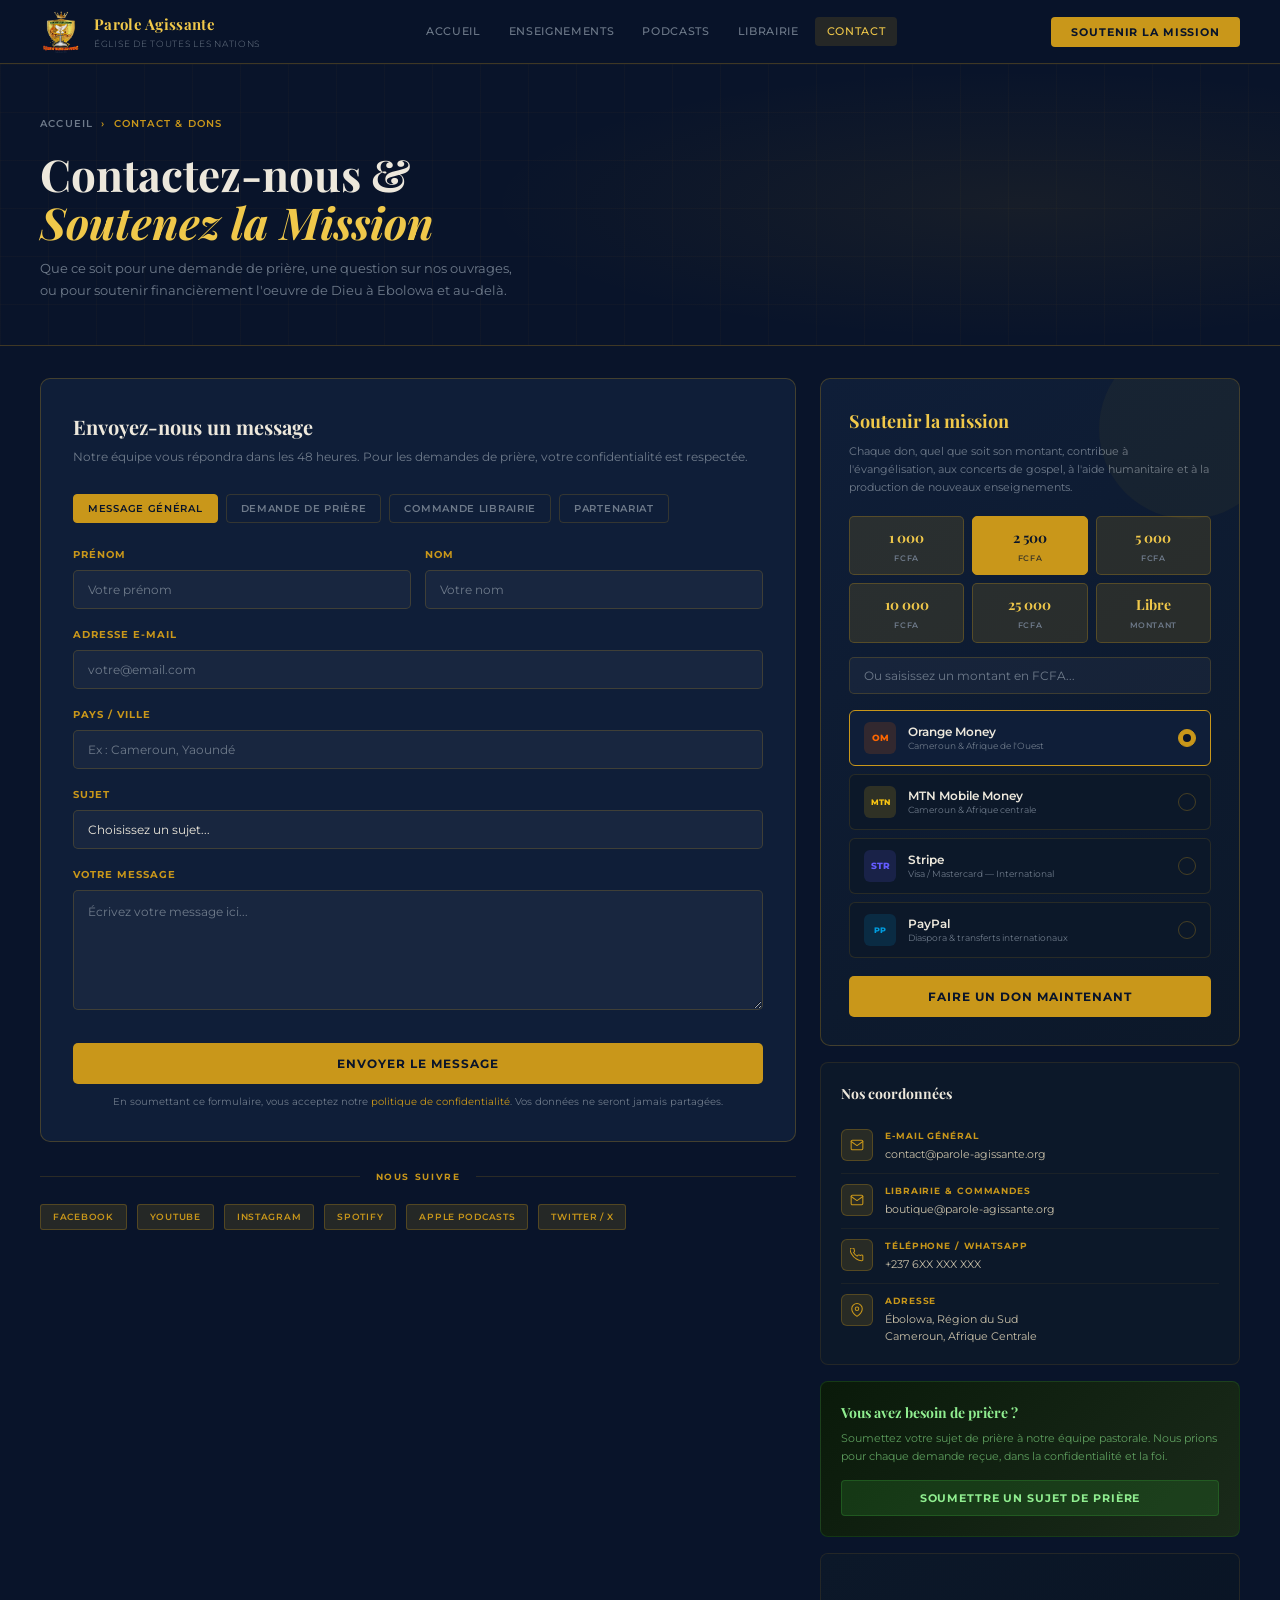
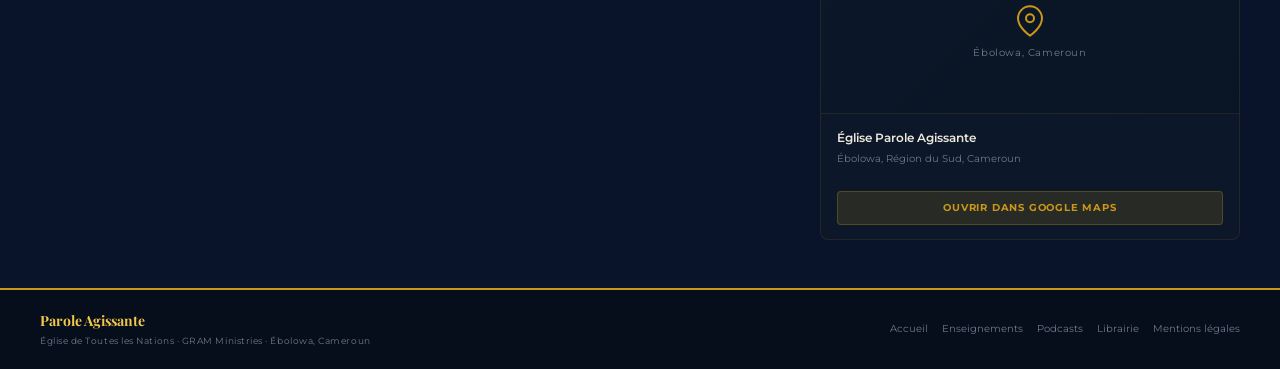
<file: contact.html>
<!DOCTYPE html>
<html lang="fr">
<head>
  <meta charset="UTF-8"/>
  <meta name="viewport" content="width=device-width, initial-scale=1.0"/>
  <title>Contact & Dons — Parole Agissante</title>
  <link rel="stylesheet" href="style.css"/>
  <style>
    /* ── CONTACT PAGE ONLY ──────────────────────────────────── */

    /* Layout principal */
    .contact-layout {
      display: grid;
      grid-template-columns: 1fr 420px;
      gap: 24px;
      padding: 32px 40px 48px;
      align-items: start;
    }

    /* ── FORMULAIRE ─────────────────────────────────────────── */
    .form-card {
      background: var(--navy-mid);
      border: 1px solid var(--gold-border);
      border-radius: 10px;
      padding: 32px;
    }
    .form-card-title {
      font-family: var(--serif);
      font-size: 20px; font-weight: 700;
      color: var(--cream); margin-bottom: 4px;
    }
    .form-card-sub { font-size: 12px; color: var(--muted); margin-bottom: 28px; line-height: 1.6; }

    .form-group { margin-bottom: 18px; }
    .form-label {
      display: block;
      font-size: 10px; font-weight: 700; letter-spacing: 0.1em; text-transform: uppercase;
      color: var(--gold); margin-bottom: 7px;
    }
    .form-input,
    .form-select,
    .form-textarea {
      width: 100%;
      background: rgba(255,255,255,0.04);
      border: 1px solid rgba(201,151,26,0.22);
      border-radius: 5px;
      padding: 11px 14px;
      color: var(--cream);
      font-size: 12px; font-family: var(--sans);
      outline: none; transition: border-color 0.2s;
    }
    .form-input:focus,
    .form-select:focus,
    .form-textarea:focus { border-color: var(--gold); }
    .form-input::placeholder,
    .form-textarea::placeholder { color: var(--muted); }
    .form-select { appearance: none; cursor: pointer; }
    .form-select option { background: var(--navy-mid); color: var(--cream); }
    .form-textarea { resize: vertical; min-height: 120px; line-height: 1.6; }

    .form-row { display: grid; grid-template-columns: 1fr 1fr; gap: 14px; }

    .form-types { display: flex; gap: 8px; flex-wrap: wrap; margin-bottom: 4px; }
    .type-btn {
      font-size: 10px; font-weight: 600; letter-spacing: 0.07em; text-transform: uppercase;
      padding: 7px 14px; border-radius: 4px;
      background: transparent; border: 1px solid rgba(201,151,26,0.2);
      color: var(--muted); cursor: pointer; transition: all 0.2s;
    }
    .type-btn:hover { border-color: var(--gold); color: var(--gold-light); }
    .type-btn.active { background: var(--gold); color: var(--navy); border-color: var(--gold); }

    .form-submit {
      width: 100%;
      background: var(--gold); color: var(--navy);
      font-size: 12px; font-weight: 700; letter-spacing: 0.08em; text-transform: uppercase;
      padding: 13px; border-radius: 5px;
      transition: background 0.2s, transform 0.15s;
      margin-top: 8px;
    }
    .form-submit:hover { background: var(--gold-light); transform: translateY(-1px); }

    .form-privacy { font-size: 10px; color: var(--muted); text-align: center; margin-top: 10px; line-height: 1.5; }
    .form-privacy a { color: var(--gold); }

    /* ── COLONNE DROITE ─────────────────────────────────────── */
    .sidebar { display: flex; flex-direction: column; gap: 16px; }

    /* Carte Don */
    .don-main {
      background: linear-gradient(145deg, var(--navy-mid), #0C1829);
      border: 1px solid var(--gold-border);
      border-radius: 10px; padding: 28px;
      position: relative; overflow: hidden;
    }
    .don-main::before {
      content: ''; position: absolute; top: -40px; right: -40px;
      width: 180px; height: 180px; border-radius: 50%;
      background: rgba(201,151,26,0.05); pointer-events: none;
    }
    .don-main-title { font-family: var(--serif); font-size: 18px; font-weight: 700; color: var(--gold-light); margin-bottom: 6px; }
    .don-main-sub   { font-size: 11px; color: var(--muted); line-height: 1.65; margin-bottom: 20px; }

    /* Montants */
    .amount-grid { display: grid; grid-template-columns: repeat(3, 1fr); gap: 8px; margin-bottom: 14px; }
    .amount-btn {
      background: var(--gold-dim); border: 1px solid var(--gold-border);
      border-radius: 5px; padding: 10px 6px;
      text-align: center; cursor: pointer; transition: all 0.2s;
    }
    .amount-btn:hover, .amount-btn.active {
      background: var(--gold); border-color: var(--gold);
    }
    .amount-btn:hover .amount-val, .amount-btn.active .amount-val { color: var(--navy); }
    .amount-btn:hover .amount-lbl, .amount-btn.active .amount-lbl { color: var(--navy); opacity: 0.7; }
    .amount-val { font-family: var(--serif); font-size: 14px; font-weight: 700; color: var(--gold-light); }
    .amount-lbl { font-size: 8px; font-weight: 600; letter-spacing: 0.08em; text-transform: uppercase; color: var(--muted); margin-top: 2px; }

    .amount-custom {
      background: rgba(255,255,255,0.04); border: 1px solid rgba(201,151,26,0.22);
      border-radius: 5px; padding: 10px 14px;
      color: var(--cream); font-size: 12px; font-family: var(--sans);
      width: 100%; outline: none; margin-bottom: 16px;
      transition: border-color 0.2s;
    }
    .amount-custom:focus { border-color: var(--gold); }
    .amount-custom::placeholder { color: var(--muted); }

    /* Méthodes paiement */
    .pay-methods { display: flex; flex-direction: column; gap: 8px; margin-bottom: 18px; }
    .pay-method-btn {
      display: flex; align-items: center; gap: 12px;
      background: var(--navy-card); border: 1px solid rgba(201,151,26,0.15);
      border-radius: 6px; padding: 11px 14px;
      cursor: pointer; transition: all 0.2s;
      width: 100%;
    }
    .pay-method-btn:hover, .pay-method-btn.selected {
      border-color: var(--gold); background: #0F1E38;
    }
    .pay-logo {
      width: 32px; height: 32px; border-radius: 6px;
      display: flex; align-items: center; justify-content: center;
      flex-shrink: 0; font-size: 10px; font-weight: 700;
    }
    .pay-name-wrap { flex: 1; text-align: left; }
    .pay-mname { font-size: 12px; font-weight: 600; color: var(--cream); }
    .pay-mdesc { font-size: 9px; color: var(--muted); margin-top: 1px; }
    .pay-check {
      width: 18px; height: 18px; border-radius: 50%;
      border: 1px solid rgba(201,151,26,0.3);
      display: flex; align-items: center; justify-content: center;
      flex-shrink: 0; transition: all 0.2s;
    }
    .pay-method-btn.selected .pay-check { background: var(--gold); border-color: var(--gold); }
    .pay-check-inner { width: 8px; height: 8px; border-radius: 50%; background: var(--navy); opacity: 0; transition: opacity 0.2s; }
    .pay-method-btn.selected .pay-check-inner { opacity: 1; }

    .btn-don {
      width: 100%; background: var(--gold); color: var(--navy);
      font-size: 12px; font-weight: 700; letter-spacing: 0.08em; text-transform: uppercase;
      padding: 13px; border-radius: 5px; transition: background 0.2s;
    }
    .btn-don:hover { background: var(--gold-light); }

    /* Carte infos */
    .info-card {
      background: var(--navy-card);
      border: 1px solid rgba(201,151,26,0.12);
      border-radius: 8px; padding: 20px;
    }
    .info-card-title { font-family: var(--serif); font-size: 14px; font-weight: 700; color: var(--cream); margin-bottom: 14px; }
    .info-row {
      display: flex; align-items: flex-start; gap: 12px;
      padding: 10px 0; border-bottom: 1px solid rgba(201,151,26,0.08);
    }
    .info-row:last-child { border-bottom: none; padding-bottom: 0; }
    .info-icon {
      width: 32px; height: 32px; border-radius: 6px;
      background: var(--gold-dim); border: 1px solid var(--gold-border);
      display: flex; align-items: center; justify-content: center; flex-shrink: 0;
    }
    .info-icon svg { width: 14px; height: 14px; stroke: var(--gold); fill: none; stroke-width: 1.8; stroke-linecap: round; stroke-linejoin: round; }
    .info-label { font-size: 9px; font-weight: 700; letter-spacing: 0.1em; text-transform: uppercase; color: var(--gold); margin-bottom: 3px; }
    .info-val   { font-size: 11px; color: var(--cream-dim); line-height: 1.5; }

    /* Carte prière */
    .prayer-card {
      background: linear-gradient(135deg, #0A1A0A, #1A2A1A);
      border: 1px solid rgba(42,120,42,0.3);
      border-radius: 8px; padding: 20px;
    }
    .prayer-card-title { font-family: var(--serif); font-size: 14px; font-weight: 700; color: #90ee90; margin-bottom: 6px; }
    .prayer-card-sub   { font-size: 11px; color: rgba(144,238,144,0.6); line-height: 1.6; margin-bottom: 14px; }
    .btn-prayer {
      width: 100%; background: rgba(42,120,42,0.3); border: 1px solid rgba(42,120,42,0.5);
      color: #90ee90; font-size: 11px; font-weight: 700; letter-spacing: 0.08em; text-transform: uppercase;
      padding: 10px; border-radius: 4px; transition: background 0.2s;
    }
    .btn-prayer:hover { background: rgba(42,120,42,0.5); }

    /* Carte localisation */
    .map-card {
      background: var(--navy-card);
      border: 1px solid rgba(201,151,26,0.12);
      border-radius: 8px; overflow: hidden;
    }
    .map-placeholder {
      height: 160px;
      background: linear-gradient(135deg, #0C1829, #091424);
      display: flex; flex-direction: column;
      align-items: center; justify-content: center; gap: 8px;
      border-bottom: 1px solid rgba(201,151,26,0.12);
    }
    .map-placeholder svg { width: 32px; height: 32px; stroke: var(--gold); fill: none; stroke-width: 1.5; stroke-linecap: round; stroke-linejoin: round; }
    .map-placeholder p { font-size: 10px; color: var(--muted); letter-spacing: 0.06em; }
    .map-info { padding: 14px 16px; }
    .map-adresse { font-size: 12px; font-weight: 600; color: var(--cream); margin-bottom: 4px; }
    .map-sub     { font-size: 10px; color: var(--muted); }
    .map-btn {
      display: block; margin: 10px 16px 14px;
      background: var(--gold-dim); border: 1px solid var(--gold-border);
      color: var(--gold); font-size: 10px; font-weight: 700; letter-spacing: 0.08em; text-transform: uppercase;
      padding: 8px 14px; border-radius: 4px; text-align: center;
      transition: background 0.2s;
    }
    .map-btn:hover { background: var(--gold); color: var(--navy); }

    /* Succès message */
    .form-success {
      display: none; background: rgba(42,120,42,0.15); border: 1px solid rgba(42,120,42,0.4);
      border-radius: 6px; padding: 16px; margin-top: 16px;
      text-align: center; font-size: 12px; color: #90ee90; line-height: 1.6;
    }

    /* Responsive */
    @media (max-width: 900px) {
      .contact-layout { grid-template-columns: 1fr; padding: 24px 20px 40px; }
      .form-row { grid-template-columns: 1fr; }
      .amount-grid { grid-template-columns: repeat(3,1fr); }
    }
    @media (max-width: 768px) {
      .contact-layout { padding: 20px 16px 32px; gap: 16px; }
    }
  </style>
</head>
<body>

<!-- NAV -->
<nav class="nav">
  <div class="nav-logo">
    <img src="logo.png" alt="Parole Agissante"/>
    <div>
      <div class="nav-logo-text">Parole Agissante</div>
      <div class="nav-logo-sub">Église de Toutes les Nations</div>
    </div>
  </div>
  <div class="nav-links">
    <a href="index.html">Accueil</a>
    <a href="blog.html">Enseignements</a>
    <a href="podcasts.html">Podcasts</a>
    <a href="librairie.html">Librairie</a>
    <a href="contact.html" class="active">Contact</a>
  </div>
  <button class="nav-cta">Soutenir la mission</button>
</nav>

<!-- PAGE HERO -->
<section class="page-hero">
  <div class="hero-inner">
    <div class="breadcrumb"><a href="index.html">Accueil</a><span>›</span><span>Contact & Dons</span></div>
    <h1>Contactez-nous &<br><em>Soutenez la Mission</em></h1>
    <p>Que ce soit pour une demande de prière, une question sur nos ouvrages, ou pour soutenir financièrement l'oeuvre de Dieu à Ebolowa et au-delà.</p>
  </div>
</section>

<!-- LAYOUT PRINCIPAL -->
<div class="contact-layout">

  <!-- COLONNE GAUCHE — FORMULAIRE -->
  <div>
    <div class="form-card">
      <div class="form-card-title">Envoyez-nous un message</div>
      <div class="form-card-sub">Notre équipe vous répondra dans les 48 heures. Pour les demandes de prière, votre confidentialité est respectée.</div>

      <div class="form-types">
        <button class="type-btn active" onclick="selectType(this)">Message général</button>
        <button class="type-btn" onclick="selectType(this)">Demande de prière</button>
        <button class="type-btn" onclick="selectType(this)">Commande librairie</button>
        <button class="type-btn" onclick="selectType(this)">Partenariat</button>
      </div>

      <div style="height:20px"></div>

      <div class="form-row">
        <div class="form-group">
          <label class="form-label">Prénom</label>
          <input class="form-input" type="text" placeholder="Votre prénom"/>
        </div>
        <div class="form-group">
          <label class="form-label">Nom</label>
          <input class="form-input" type="text" placeholder="Votre nom"/>
        </div>
      </div>

      <div class="form-group">
        <label class="form-label">Adresse e-mail</label>
        <input class="form-input" type="email" placeholder="votre@email.com"/>
      </div>

      <div class="form-group">
        <label class="form-label">Pays / Ville</label>
        <input class="form-input" type="text" placeholder="Ex : Cameroun, Yaoundé"/>
      </div>

      <div class="form-group">
        <label class="form-label">Sujet</label>
        <select class="form-select">
          <option value="">Choisissez un sujet...</option>
          <option>Demande de prière personnelle</option>
          <option>Demande de prière pour un proche</option>
          <option>Question sur un enseignement</option>
          <option>Commande de livre</option>
          <option>Don et soutien financier</option>
          <option>Témoignage</option>
          <option>Partenariat ministériel</option>
          <option>Autre</option>
        </select>
      </div>

      <div class="form-group">
        <label class="form-label">Votre message</label>
        <textarea class="form-textarea" placeholder="Écrivez votre message ici..."></textarea>
      </div>

      <button class="form-submit" onclick="submitForm()">Envoyer le message</button>
      <div class="form-privacy">En soumettant ce formulaire, vous acceptez notre <a href="#">politique de confidentialité</a>. Vos données ne seront jamais partagées.</div>
      <div class="form-success" id="formSuccess">
        Votre message a été envoyé avec succès. Que la grâce de Dieu soit avec vous. Nous vous répondrons dans les 48 heures.
      </div>
    </div>

    <!-- RÉSEAUX SOCIAUX -->
    <div class="sec-divider" style="padding-left:0;padding-right:0;padding-top:28px">
      <div class="sec-line"></div>
      <div class="sec-title">Nous suivre</div>
      <div class="sec-line"></div>
    </div>
    <div style="display:flex;gap:10px;flex-wrap:wrap">
      <a href="#" class="social-btn">Facebook</a>
      <a href="#" class="social-btn">YouTube</a>
      <a href="#" class="social-btn">Instagram</a>
      <a href="#" class="social-btn">Spotify</a>
      <a href="#" class="social-btn">Apple Podcasts</a>
      <a href="#" class="social-btn">Twitter / X</a>
    </div>
  </div>

  <!-- COLONNE DROITE — DONS + INFOS -->
  <div class="sidebar">

    <!-- DON -->
    <div class="don-main">
      <div class="don-main-title">Soutenir la mission</div>
      <div class="don-main-sub">Chaque don, quel que soit son montant, contribue à l'évangélisation, aux concerts de gospel, à l'aide humanitaire et à la production de nouveaux enseignements.</div>

      <div class="amount-grid">
        <div class="amount-btn" onclick="selectAmount(this, '1000')">
          <div class="amount-val">1 000</div>
          <div class="amount-lbl">FCFA</div>
        </div>
        <div class="amount-btn active" onclick="selectAmount(this, '2500')">
          <div class="amount-val">2 500</div>
          <div class="amount-lbl">FCFA</div>
        </div>
        <div class="amount-btn" onclick="selectAmount(this, '5000')">
          <div class="amount-val">5 000</div>
          <div class="amount-lbl">FCFA</div>
        </div>
        <div class="amount-btn" onclick="selectAmount(this, '10000')">
          <div class="amount-val">10 000</div>
          <div class="amount-lbl">FCFA</div>
        </div>
        <div class="amount-btn" onclick="selectAmount(this, '25000')">
          <div class="amount-val">25 000</div>
          <div class="amount-lbl">FCFA</div>
        </div>
        <div class="amount-btn" onclick="selectAmount(this, 'libre')">
          <div class="amount-val">Libre</div>
          <div class="amount-lbl">Montant</div>
        </div>
      </div>

      <input class="amount-custom" type="number" placeholder="Ou saisissez un montant en FCFA..." id="customAmount"/>

      <div class="pay-methods">
        <button class="pay-method-btn selected" onclick="selectPay(this)">
          <div class="pay-logo" style="background:rgba(255,102,0,0.15)">
            <span style="font-size:9px;font-weight:800;color:#ff6600">OM</span>
          </div>
          <div class="pay-name-wrap">
            <div class="pay-mname">Orange Money</div>
            <div class="pay-mdesc">Cameroun & Afrique de l'Ouest</div>
          </div>
          <div class="pay-check"><div class="pay-check-inner"></div></div>
        </button>
        <button class="pay-method-btn" onclick="selectPay(this)">
          <div class="pay-logo" style="background:rgba(249,197,19,0.15)">
            <span style="font-size:8px;font-weight:800;color:#f9c513">MTN</span>
          </div>
          <div class="pay-name-wrap">
            <div class="pay-mname">MTN Mobile Money</div>
            <div class="pay-mdesc">Cameroun & Afrique centrale</div>
          </div>
          <div class="pay-check"><div class="pay-check-inner"></div></div>
        </button>
        <button class="pay-method-btn" onclick="selectPay(this)">
          <div class="pay-logo" style="background:rgba(99,91,255,0.15)">
            <span style="font-size:9px;font-weight:800;color:#635bff">STR</span>
          </div>
          <div class="pay-name-wrap">
            <div class="pay-mname">Stripe</div>
            <div class="pay-mdesc">Visa / Mastercard — International</div>
          </div>
          <div class="pay-check"><div class="pay-check-inner"></div></div>
        </button>
        <button class="pay-method-btn" onclick="selectPay(this)">
          <div class="pay-logo" style="background:rgba(0,156,222,0.15)">
            <span style="font-size:8px;font-weight:800;color:#009cde">PP</span>
          </div>
          <div class="pay-name-wrap">
            <div class="pay-mname">PayPal</div>
            <div class="pay-mdesc">Diaspora & transferts internationaux</div>
          </div>
          <div class="pay-check"><div class="pay-check-inner"></div></div>
        </button>
      </div>

      <button class="btn-don" onclick="processDon()">Faire un don maintenant</button>
    </div>

    <!-- COORDONNÉES -->
    <div class="info-card">
      <div class="info-card-title">Nos coordonnées</div>
      <div class="info-row">
        <div class="info-icon">
          <svg viewBox="0 0 24 24"><path d="M4 4h16c1.1 0 2 .9 2 2v12c0 1.1-.9 2-2 2H4c-1.1 0-2-.9-2-2V6c0-1.1.9-2 2-2z"/><polyline points="22,6 12,13 2,6"/></svg>
        </div>
        <div>
          <div class="info-label">E-mail général</div>
          <div class="info-val">contact@parole-agissante.org</div>
        </div>
      </div>
      <div class="info-row">
        <div class="info-icon">
          <svg viewBox="0 0 24 24"><path d="M4 4h16c1.1 0 2 .9 2 2v12c0 1.1-.9 2-2 2H4c-1.1 0-2-.9-2-2V6c0-1.1.9-2 2-2z"/><polyline points="22,6 12,13 2,6"/></svg>
        </div>
        <div>
          <div class="info-label">Librairie & Commandes</div>
          <div class="info-val">boutique@parole-agissante.org</div>
        </div>
      </div>
      <div class="info-row">
        <div class="info-icon">
          <svg viewBox="0 0 24 24"><path d="M22 16.92v3a2 2 0 01-2.18 2 19.79 19.79 0 01-8.63-3.07A19.5 19.5 0 013.07 10.8a19.79 19.79 0 01-3.07-8.73A2 2 0 012 0h3a2 2 0 012 1.72c.127.96.361 1.903.7 2.81a2 2 0 01-.45 2.11L6.09 7.91a16 16 0 006 6l1.27-1.27a2 2 0 012.11-.45c.907.339 1.85.573 2.81.7A2 2 0 0122 14z"/></svg>
        </div>
        <div>
          <div class="info-label">Téléphone / WhatsApp</div>
          <div class="info-val">+237 6XX XXX XXX</div>
        </div>
      </div>
      <div class="info-row">
        <div class="info-icon">
          <svg viewBox="0 0 24 24"><path d="M21 10c0 7-9 13-9 13s-9-6-9-13a9 9 0 0118 0z"/><circle cx="12" cy="10" r="3"/></svg>
        </div>
        <div>
          <div class="info-label">Adresse</div>
          <div class="info-val">Ébolowa, Région du Sud<br>Cameroun, Afrique Centrale</div>
        </div>
      </div>
    </div>

    <!-- DEMANDE DE PRIÈRE -->
    <div class="prayer-card">
      <div class="prayer-card-title">Vous avez besoin de prière ?</div>
      <div class="prayer-card-sub">Soumettez votre sujet de prière à notre équipe pastorale. Nous prions pour chaque demande reçue, dans la confidentialité et la foi.</div>
      <button class="btn-prayer" onclick="document.querySelector('.type-btn:nth-child(2)').click(); document.querySelector('.form-card').scrollIntoView({behavior:'smooth'})">Soumettre un sujet de prière</button>
    </div>

    <!-- LOCALISATION -->
    <div class="map-card">
      <div class="map-placeholder">
        <svg viewBox="0 0 24 24"><path d="M21 10c0 7-9 13-9 13s-9-6-9-13a9 9 0 0118 0z"/><circle cx="12" cy="10" r="3"/></svg>
        <p>Ébolowa, Cameroun</p>
      </div>
      <div class="map-info">
        <div class="map-adresse">Église Parole Agissante</div>
        <div class="map-sub">Ébolowa, Région du Sud, Cameroun</div>
      </div>
      <a href="https://maps.google.com/?q=Ebolowa,Cameroun" target="_blank" class="map-btn">Ouvrir dans Google Maps</a>
    </div>

  </div>
</div>

<!-- FOOTER -->
<footer class="footer-simple">
  <div>
    <div class="footer-brand">Parole Agissante</div>
    <div class="footer-sub">Église de Toutes les Nations · GRAM Ministries · Ébolowa, Cameroun</div>
  </div>
  <div class="footer-links">
    <a href="index.html">Accueil</a>
    <a href="blog.html">Enseignements</a>
    <a href="podcasts.html">Podcasts</a>
    <a href="librairie.html">Librairie</a>
    <a href="#">Mentions légales</a>
  </div>
</footer>

<script>
function selectType(btn) {
  document.querySelectorAll('.type-btn').forEach(b => b.classList.remove('active'));
  btn.classList.add('active');
}
function selectAmount(btn, val) {
  document.querySelectorAll('.amount-btn').forEach(b => b.classList.remove('active'));
  btn.classList.add('active');
  if (val === 'libre') {
    document.getElementById('customAmount').focus();
  }
}
function selectPay(btn) {
  document.querySelectorAll('.pay-method-btn').forEach(b => b.classList.remove('selected'));
  btn.classList.add('selected');
}
function submitForm() {
  const success = document.getElementById('formSuccess');
  success.style.display = 'block';
  setTimeout(() => { success.style.display = 'none'; }, 6000);
}
function processDon() {
  const active = document.querySelector('.pay-method-btn.selected .pay-mname');
  const method = active ? active.textContent : 'Mobile Money';
  alert('Redirection vers ' + method + '...\n\nIntégration CinetPay / Stripe à connecter dans WordPress.');
}
</script>
</body>
</html>
</file>
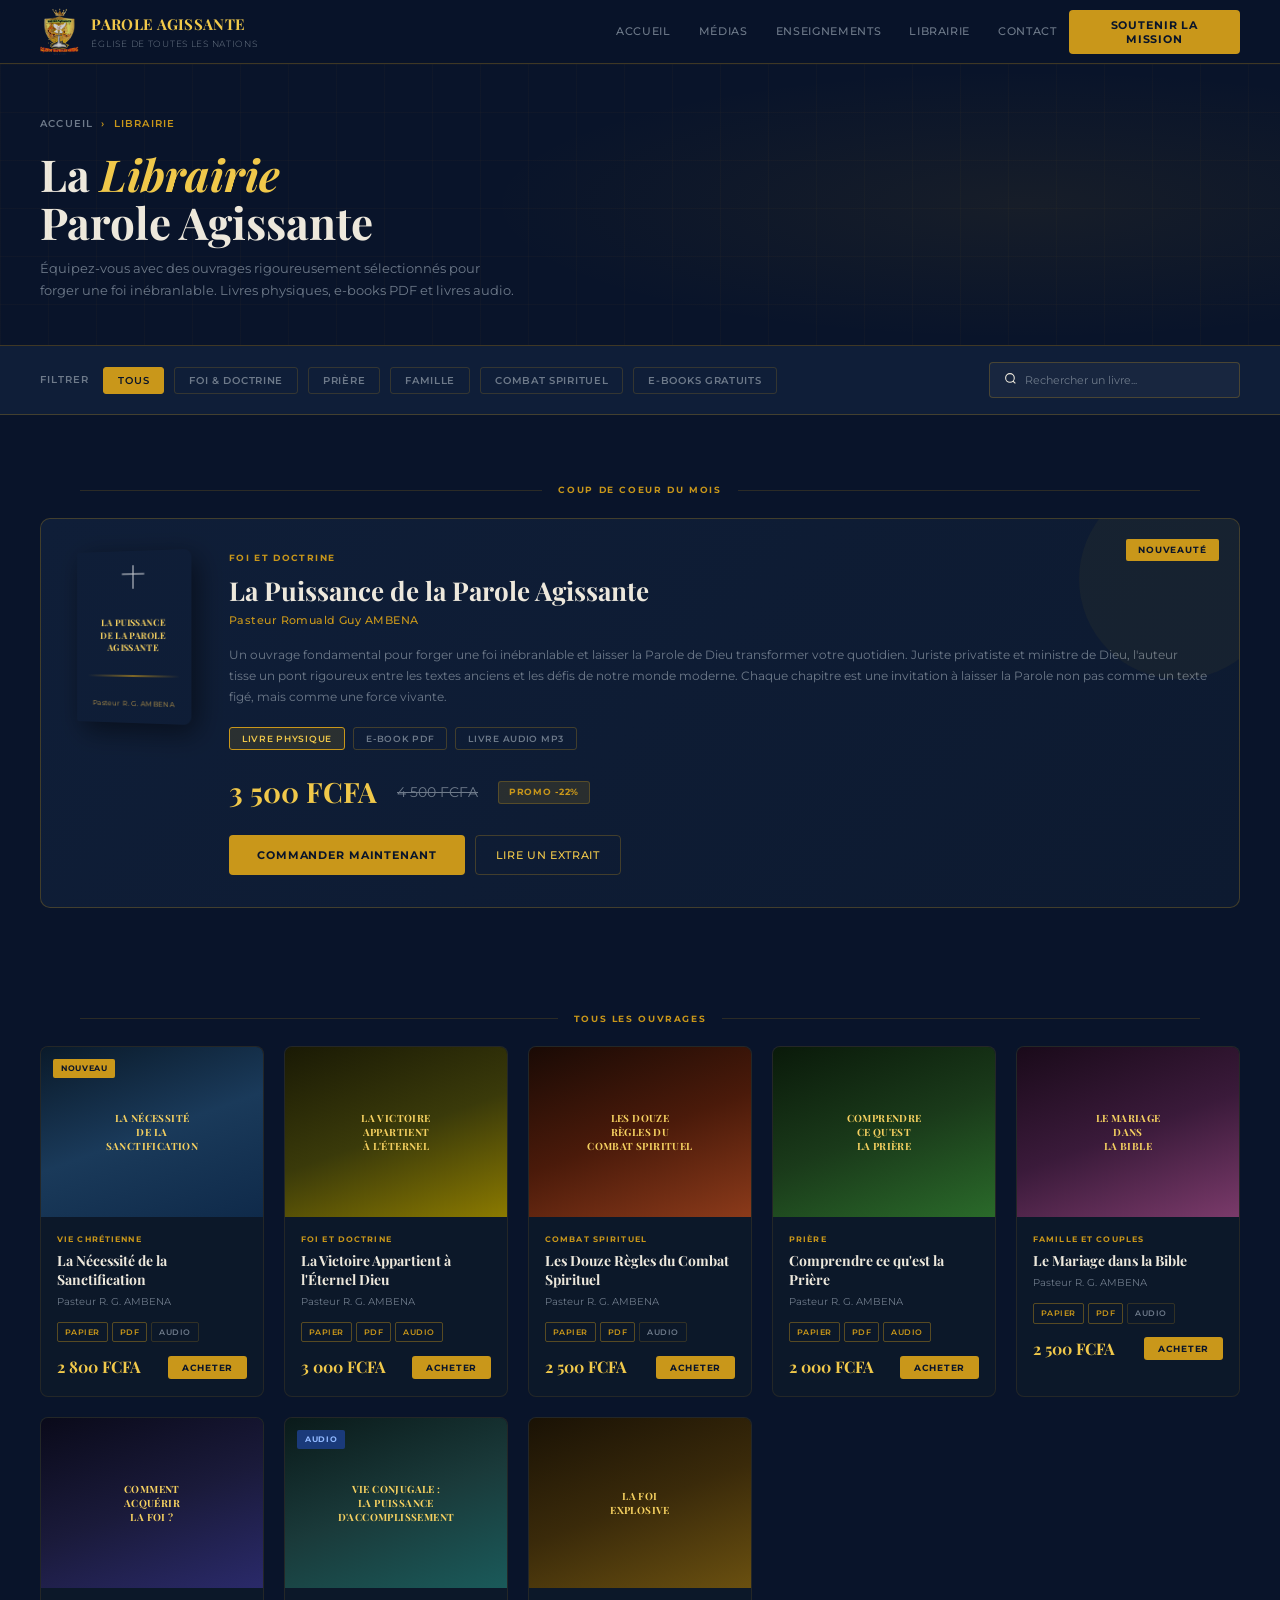
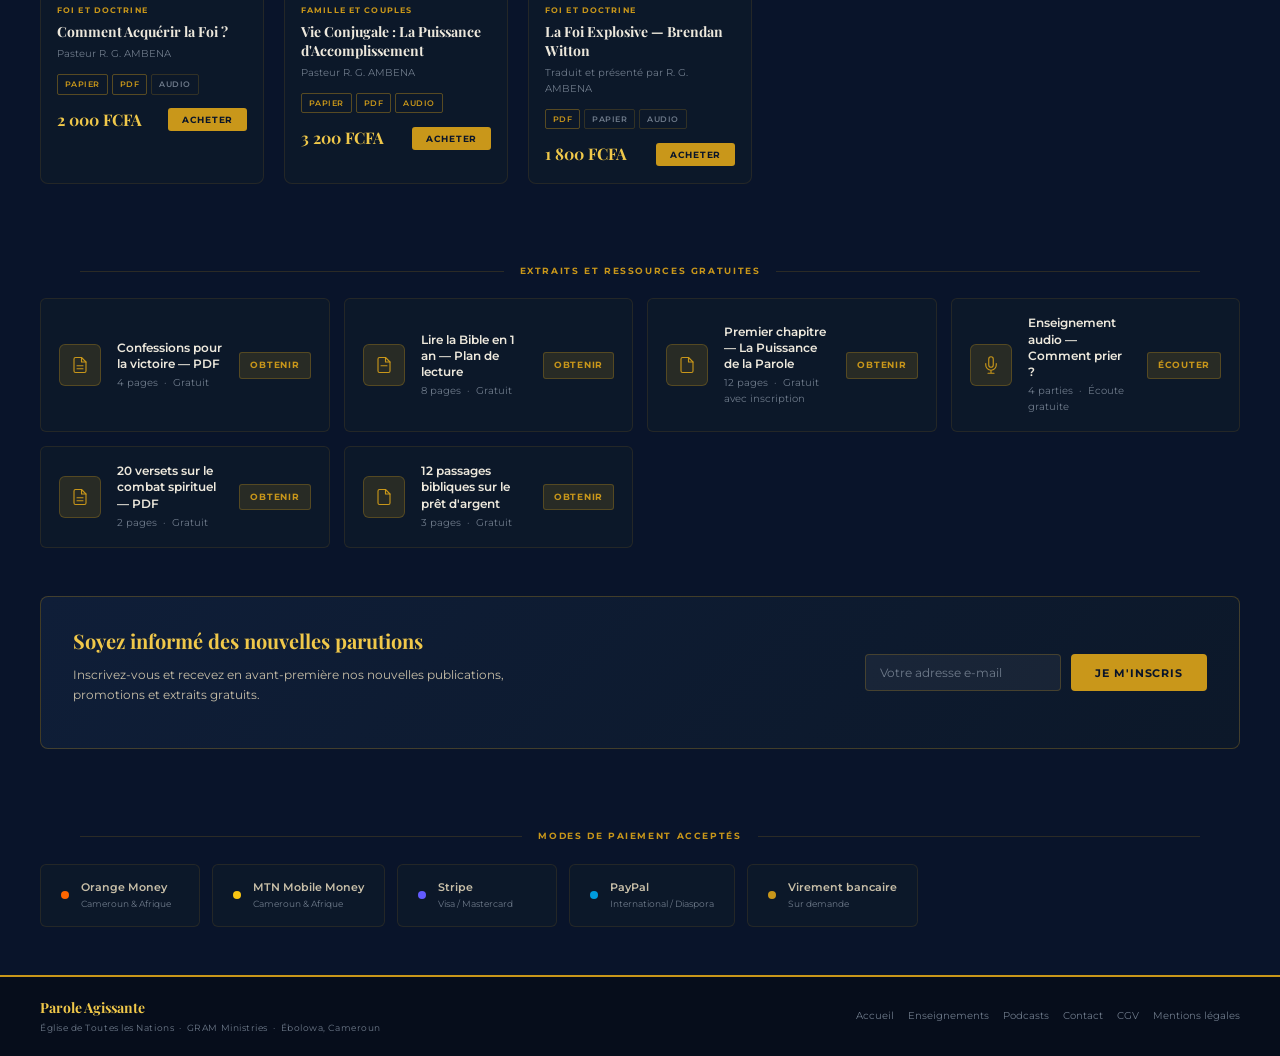
<file: librairie.html>
<!DOCTYPE html>
<html lang="fr">
<head>
  <meta charset="UTF-8"/>
  <meta name="viewport" content="width=device-width, initial-scale=1.0"/>
  <title>Librairie — Parole Agissante</title>
<link rel="stylesheet" href="style.css">
</head>
<body>

<!-- NAV -->
<!-- NAVIGATION -->
<nav class="nav">
<div class="nav-logo">
<img src="logo.png" alt="Logo Bouclier Or" style="width:7%;height:7%;object-fit:contain;opacity:0.8"/>
<div>
<div class="nav-logo-text">PAROLE AGISSANTE</div>
<div class="nav-logo-sub">Église de Toutes les Nations</div>
</div>
</div>
<div class="nav-links">
<a href="index.html">Accueil</a>
<a href="#medias">Médias</a>
<a href="blog.html">Enseignements</a>
<a href="librairie.html">Librairie</a>
<a href="contact.html">Contact</a>
</div>
<button class="nav-cta">Soutenir la mission</button>
</nav>

<!-- PAGE HERO -->
<section class="page-hero">
  <div class="page-hero-inner">
    <div class="breadcrumb">
      <a href="index.html">Accueil</a>
      <span>›</span>
      <span>Librairie</span>
    </div>
    <h1>La <em>Librairie</em><br>Parole Agissante</h1>
    <p>Équipez-vous avec des ouvrages rigoureusement sélectionnés pour forger une foi inébranlable. Livres physiques, e-books PDF et livres audio.</p>
  </div>
</section>

<!-- FILTERS -->
<div class="filters-bar">
  <span class="filters-label">Filtrer</span>
  <button class="filter-btn active">Tous</button>
  <button class="filter-btn">Foi & Doctrine</button>
  <button class="filter-btn">Prière</button>
  <button class="filter-btn">Famille</button>
  <button class="filter-btn">Combat spirituel</button>
  <button class="filter-btn">E-books gratuits</button>
  <div class="filters-sep"></div>
  <div class="search-wrap">
    <span class="search-icon">
      <svg width="13" height="13" viewBox="0 0 24 24" fill="none" stroke="currentColor" stroke-width="2"><circle cx="11" cy="11" r="8"/><path d="M21 21l-4.35-4.35"/></svg>
    </span>
    <input type="text" placeholder="Rechercher un livre..."/>
  </div>
</div>

<!-- LIVRE DU MOIS (FEATURED) -->
<div class="featured-section">
  <div class="sec-label">
    <div class="sec-line"></div>
    <div class="sec-title">Coup de coeur du mois</div>
    <div class="sec-line"></div>
  </div>

  <div class="featured-card">
    <div class="featured-badge">Nouveauté</div>
    <div class="book-3d">
      <div class="book-inner">
        <div class="book-front book-puissance">
          <div class="book-cover-content">
            <div class="bc-cross"></div>
            <div class="bc-title">La Puissance<br>de la Parole<br>Agissante</div>
            <div class="bc-bar"></div>
            <div class="bc-author">Pasteur R. G. AMBENA</div>
          </div>
        </div>
        <div class="book-spine-3d book-puissance"></div>
      </div>
    </div>
    <div class="featured-info">
      <div class="fi-cat">Foi et Doctrine</div>
      <div class="fi-title">La Puissance de la Parole Agissante</div>
      <div class="fi-author">Pasteur Romuald Guy AMBENA</div>
      <p class="fi-desc">Un ouvrage fondamental pour forger une foi inébranlable et laisser la Parole de Dieu transformer votre quotidien. Juriste privatiste et ministre de Dieu, l'auteur tisse un pont rigoureux entre les textes anciens et les défis de notre monde moderne. Chaque chapitre est une invitation à laisser la Parole non pas comme un texte figé, mais comme une force vivante.</p>
      <div class="fi-formats">
        <button class="fmt-tag active">Livre physique</button>
        <button class="fmt-tag">E-book PDF</button>
        <button class="fmt-tag">Livre audio MP3</button>
      </div>
      <div class="fi-price-row">
        <span class="fi-price">3 500 FCFA</span>
        <span class="fi-price-old">4 500 FCFA</span>
        <span class="fi-promo">Promo -22%</span>
      </div>
      <div class="fi-btns">
        <button class="btn-buy">Commander maintenant</button>
        <button class="btn-secondary">Lire un extrait</button>
      </div>
    </div>
  </div>
</div>

<!-- TOUS LES LIVRES -->
<div class="grid-section">
  <div class="sec-label">
    <div class="sec-line"></div>
    <div class="sec-title">Tous les ouvrages</div>
    <div class="sec-line"></div>
  </div>

  <div class="books-grid">

    <!-- LIVRE 2 -->
    <div class="book-card">
      <span class="card-badge badge-new">Nouveau</span>
      <div class="card-cover">
        <div class="card-cover-bg book-saint" style="background:linear-gradient(160deg,#0A1A2A,#1A3A5A,#0F2A4A)"></div>
        <div class="card-cover-content">
          <div class="card-cover-title">La Nécessité<br>de la<br>Sanctification</div>
        </div>
      </div>
      <div class="card-body">
        <div class="card-cat">Vie chrétienne</div>
        <div class="card-title">La Nécessité de la Sanctification</div>
        <div class="card-author">Pasteur R. G. AMBENA</div>
        <div class="card-formats">
          <span class="card-fmt dispo">Papier</span>
          <span class="card-fmt dispo">PDF</span>
          <span class="card-fmt">Audio</span>
        </div>
        <div class="card-footer">
          <div>
            <span class="card-price">2 800 FCFA</span>
          </div>
          <button class="card-btn">Acheter</button>
        </div>
      </div>
    </div>

    <!-- LIVRE 3 -->
    <div class="book-card">
      <div class="card-cover">
        <div class="card-cover-bg" style="background:linear-gradient(160deg,#1A1A05,#3A3A0A,#8B7A00)"></div>
        <div class="card-cover-content">
          <div class="card-cover-title">La Victoire<br>Appartient<br>à l'Éternel</div>
        </div>
      </div>
      <div class="card-body">
        <div class="card-cat">Foi et Doctrine</div>
        <div class="card-title">La Victoire Appartient à l'Éternel Dieu</div>
        <div class="card-author">Pasteur R. G. AMBENA</div>
        <div class="card-formats">
          <span class="card-fmt dispo">Papier</span>
          <span class="card-fmt dispo">PDF</span>
          <span class="card-fmt dispo">Audio</span>
        </div>
        <div class="card-footer">
          <div>
            <span class="card-price">3 000 FCFA</span>
          </div>
          <button class="card-btn">Acheter</button>
        </div>
      </div>
    </div>

    <!-- LIVRE 4 -->
    <div class="book-card">
      <div class="card-cover">
        <div class="card-cover-bg" style="background:linear-gradient(160deg,#1A0A05,#4A1A0A,#8B3A1A)"></div>
        <div class="card-cover-content">
          <div class="card-cover-title">Les Douze<br>Règles du<br>Combat Spirituel</div>
        </div>
      </div>
      <div class="card-body">
        <div class="card-cat">Combat spirituel</div>
        <div class="card-title">Les Douze Règles du Combat Spirituel</div>
        <div class="card-author">Pasteur R. G. AMBENA</div>
        <div class="card-formats">
          <span class="card-fmt dispo">Papier</span>
          <span class="card-fmt dispo">PDF</span>
          <span class="card-fmt">Audio</span>
        </div>
        <div class="card-footer">
          <div>
            <span class="card-price">2 500 FCFA</span>
          </div>
          <button class="card-btn">Acheter</button>
        </div>
      </div>
    </div>

    <!-- LIVRE 5 -->
    <div class="book-card">
      <div class="card-cover">
        <div class="card-cover-bg" style="background:linear-gradient(160deg,#0A1A0A,#1A3A1A,#2A6A2A)"></div>
        <div class="card-cover-content">
          <div class="card-cover-title">Comprendre<br>ce qu'est<br>la Prière</div>
        </div>
      </div>
      <div class="card-body">
        <div class="card-cat">Prière</div>
        <div class="card-title">Comprendre ce qu'est la Prière</div>
        <div class="card-author">Pasteur R. G. AMBENA</div>
        <div class="card-formats">
          <span class="card-fmt dispo">Papier</span>
          <span class="card-fmt dispo">PDF</span>
          <span class="card-fmt dispo">Audio</span>
        </div>
        <div class="card-footer">
          <div>
            <span class="card-price">2 000 FCFA</span>
          </div>
          <button class="card-btn">Acheter</button>
        </div>
      </div>
    </div>

    <!-- LIVRE 6 -->
    <div class="book-card">
      <div class="card-cover">
        <div class="card-cover-bg" style="background:linear-gradient(160deg,#1A0A1A,#3A1A3A,#7A3A6A)"></div>
        <div class="card-cover-content">
          <div class="card-cover-title">Le Mariage<br>dans<br>la Bible</div>
        </div>
      </div>
      <div class="card-body">
        <div class="card-cat">Famille et Couples</div>
        <div class="card-title">Le Mariage dans la Bible</div>
        <div class="card-author">Pasteur R. G. AMBENA</div>
        <div class="card-formats">
          <span class="card-fmt dispo">Papier</span>
          <span class="card-fmt dispo">PDF</span>
          <span class="card-fmt">Audio</span>
        </div>
        <div class="card-footer">
          <div>
            <span class="card-price">2 500 FCFA</span>
          </div>
          <button class="card-btn">Acheter</button>
        </div>
      </div>
    </div>

    <!-- LIVRE 7 -->
    <div class="book-card">
      <div class="card-cover">
        <div class="card-cover-bg" style="background:linear-gradient(160deg,#0A0A1A,#1A1A3A,#2A2A6A)"></div>
        <div class="card-cover-content">
          <div class="card-cover-title">Comment<br>Acquérir<br>la Foi ?</div>
        </div>
      </div>
      <div class="card-body">
        <div class="card-cat">Foi et Doctrine</div>
        <div class="card-title">Comment Acquérir la Foi ?</div>
        <div class="card-author">Pasteur R. G. AMBENA</div>
        <div class="card-formats">
          <span class="card-fmt dispo">Papier</span>
          <span class="card-fmt dispo">PDF</span>
          <span class="card-fmt">Audio</span>
        </div>
        <div class="card-footer">
          <div>
            <span class="card-price">2 000 FCFA</span>
          </div>
          <button class="card-btn">Acheter</button>
        </div>
      </div>
    </div>

    <!-- LIVRE 8 -->
    <div class="book-card">
      <span class="card-badge badge-audio">Audio</span>
      <div class="card-cover">
        <div class="card-cover-bg" style="background:linear-gradient(160deg,#0A1A1A,#1A3A3A,#1A5A5A)"></div>
        <div class="card-cover-content">
          <div class="card-cover-title">Vie Conjugale :<br>La Puissance<br>d'Accomplissement</div>
        </div>
      </div>
      <div class="card-body">
        <div class="card-cat">Famille et Couples</div>
        <div class="card-title">Vie Conjugale : La Puissance d'Accomplissement</div>
        <div class="card-author">Pasteur R. G. AMBENA</div>
        <div class="card-formats">
          <span class="card-fmt dispo">Papier</span>
          <span class="card-fmt dispo">PDF</span>
          <span class="card-fmt dispo">Audio</span>
        </div>
        <div class="card-footer">
          <div>
            <span class="card-price">3 200 FCFA</span>
          </div>
          <button class="card-btn">Acheter</button>
        </div>
      </div>
    </div>

    <!-- LIVRE 9 -->
    <div class="book-card">
      <div class="card-cover">
        <div class="card-cover-bg" style="background:linear-gradient(160deg,#1A1205,#3A2A0A,#6A5010)"></div>
        <div class="card-cover-content">
          <div class="card-cover-title">La Foi<br>Explosive</div>
        </div>
      </div>
      <div class="card-body">
        <div class="card-cat">Foi et Doctrine</div>
        <div class="card-title">La Foi Explosive — Brendan Witton</div>
        <div class="card-author">Traduit et présenté par R. G. AMBENA</div>
        <div class="card-formats">
          <span class="card-fmt dispo">PDF</span>
          <span class="card-fmt">Papier</span>
          <span class="card-fmt">Audio</span>
        </div>
        <div class="card-footer">
          <div>
            <span class="card-price">1 800 FCFA</span>
          </div>
          <button class="card-btn">Acheter</button>
        </div>
      </div>
    </div>

  </div>
</div>

<!-- E-BOOKS GRATUITS -->
<div class="free-section">
  <div class="sec-label">
    <div class="sec-line"></div>
    <div class="sec-title">Extraits et ressources gratuites</div>
    <div class="sec-line"></div>
  </div>
  <div class="free-grid">
    <div class="free-item">
      <div class="free-icon">
        <svg viewBox="0 0 24 24"><path d="M14 2H6a2 2 0 00-2 2v16a2 2 0 002 2h12a2 2 0 002-2V8z"/><polyline points="14 2 14 8 20 8"/><line x1="16" y1="13" x2="8" y2="13"/><line x1="16" y1="17" x2="8" y2="17"/></svg>
      </div>
      <div class="free-info">
        <div class="free-title">Confessions pour la victoire — PDF</div>
        <div class="free-meta">4 pages &nbsp;·&nbsp; Gratuit</div>
      </div>
      <div class="free-dl">Obtenir</div>
    </div>
    <div class="free-item">
      <div class="free-icon">
        <svg viewBox="0 0 24 24"><path d="M14 2H6a2 2 0 00-2 2v16a2 2 0 002 2h12a2 2 0 002-2V8z"/><polyline points="14 2 14 8 20 8"/><line x1="16" y1="13" x2="8" y2="13"/></svg>
      </div>
      <div class="free-info">
        <div class="free-title">Lire la Bible en 1 an — Plan de lecture</div>
        <div class="free-meta">8 pages &nbsp;·&nbsp; Gratuit</div>
      </div>
      <div class="free-dl">Obtenir</div>
    </div>
    <div class="free-item">
      <div class="free-icon">
        <svg viewBox="0 0 24 24"><path d="M14 2H6a2 2 0 00-2 2v16a2 2 0 002 2h12a2 2 0 002-2V8z"/><polyline points="14 2 14 8 20 8"/></svg>
      </div>
      <div class="free-info">
        <div class="free-title">Premier chapitre — La Puissance de la Parole</div>
        <div class="free-meta">12 pages &nbsp;·&nbsp; Gratuit avec inscription</div>
      </div>
      <div class="free-dl">Obtenir</div>
    </div>
    <div class="free-item">
      <div class="free-icon">
        <svg viewBox="0 0 24 24"><path d="M12 1a3 3 0 00-3 3v8a3 3 0 006 0V4a3 3 0 00-3-3z"/><path d="M19 10v2a7 7 0 01-14 0v-2M12 19v4M8 23h8"/></svg>
      </div>
      <div class="free-info">
        <div class="free-title">Enseignement audio — Comment prier ?</div>
        <div class="free-meta">4 parties &nbsp;·&nbsp; Écoute gratuite</div>
      </div>
      <div class="free-dl">Écouter</div>
    </div>
    <div class="free-item">
      <div class="free-icon">
        <svg viewBox="0 0 24 24"><path d="M14 2H6a2 2 0 00-2 2v16a2 2 0 002 2h12a2 2 0 002-2V8z"/><polyline points="14 2 14 8 20 8"/><line x1="16" y1="13" x2="8" y2="13"/><line x1="16" y1="17" x2="8" y2="17"/></svg>
      </div>
      <div class="free-info">
        <div class="free-title">20 versets sur le combat spirituel — PDF</div>
        <div class="free-meta">2 pages &nbsp;·&nbsp; Gratuit</div>
      </div>
      <div class="free-dl">Obtenir</div>
    </div>
    <div class="free-item">
      <div class="free-icon">
        <svg viewBox="0 0 24 24"><path d="M14 2H6a2 2 0 00-2 2v16a2 2 0 002 2h12a2 2 0 002-2V8z"/><polyline points="14 2 14 8 20 8"/></svg>
      </div>
      <div class="free-info">
        <div class="free-title">12 passages bibliques sur le prêt d'argent</div>
        <div class="free-meta">3 pages &nbsp;·&nbsp; Gratuit</div>
      </div>
      <div class="free-dl">Obtenir</div>
    </div>
  </div>
</div>

<!-- NEWSLETTER -->
<div class="nl-strip">
  <div class="nl-text">
    <div class="nl-title">Soyez informé des nouvelles parutions</div>
    <p class="nl-sub">Inscrivez-vous et recevez en avant-première nos nouvelles publications, promotions et extraits gratuits.</p>
  </div>
  <div class="nl-form">
    <input class="nl-input" type="email" placeholder="Votre adresse e-mail"/>
    <button class="nl-btn">Je m'inscris</button>
  </div>
</div>

<!-- MODES DE PAIEMENT -->
<div class="payment-section">
  <div class="sec-label">
    <div class="sec-line"></div>
    <div class="sec-title">Modes de paiement acceptés</div>
    <div class="sec-line"></div>
  </div>
  <div class="payment-cards">
    <div class="pay-card">
      <div class="pay-dot" style="background:#ff6600"></div>
      <div>
        <div class="pay-name">Orange Money</div>
        <div class="pay-detail">Cameroun &amp; Afrique</div>
      </div>
    </div>
    <div class="pay-card">
      <div class="pay-dot" style="background:#f9c513"></div>
      <div>
        <div class="pay-name">MTN Mobile Money</div>
        <div class="pay-detail">Cameroun &amp; Afrique</div>
      </div>
    </div>
    <div class="pay-card">
      <div class="pay-dot" style="background:#635bff"></div>
      <div>
        <div class="pay-name">Stripe</div>
        <div class="pay-detail">Visa / Mastercard</div>
      </div>
    </div>
    <div class="pay-card">
      <div class="pay-dot" style="background:#009cde"></div>
      <div>
        <div class="pay-name">PayPal</div>
        <div class="pay-detail">International / Diaspora</div>
      </div>
    </div>
    <div class="pay-card">
      <div class="pay-dot" style="background:#C9971A"></div>
      <div>
        <div class="pay-name">Virement bancaire</div>
        <div class="pay-detail">Sur demande</div>
      </div>
    </div>
  </div>
</div>

<!-- FOOTER -->
<footer class="footer-simple">
  <div>
    <div class="footer-brand">Parole Agissante</div>
    <div class="footer-sub">Église de Toutes les Nations &nbsp;·&nbsp; GRAM Ministries &nbsp;·&nbsp; Ébolowa, Cameroun</div>
  </div>
  <div class="footer-links">
    <a href="index.html">Accueil</a>
    <a href="#">Enseignements</a>
    <a href="#">Podcasts</a>
    <a href="#">Contact</a>
    <a href="#">CGV</a>
    <a href="#">Mentions légales</a>
  </div>
</footer>

<script>
  // Filter buttons
  document.querySelectorAll('.filter-btn').forEach(btn => {
    btn.addEventListener('click', () => {
      document.querySelectorAll('.filter-btn').forEach(b => b.classList.remove('active'));
      btn.classList.add('active');
    });
  });

  // Format tags on featured book
  document.querySelectorAll('.fmt-tag').forEach(tag => {
    tag.addEventListener('click', () => {
      document.querySelectorAll('.fmt-tag').forEach(t => t.classList.remove('active'));
      tag.classList.add('active');
    });
  });
</script>

</body>
</html>
</file>
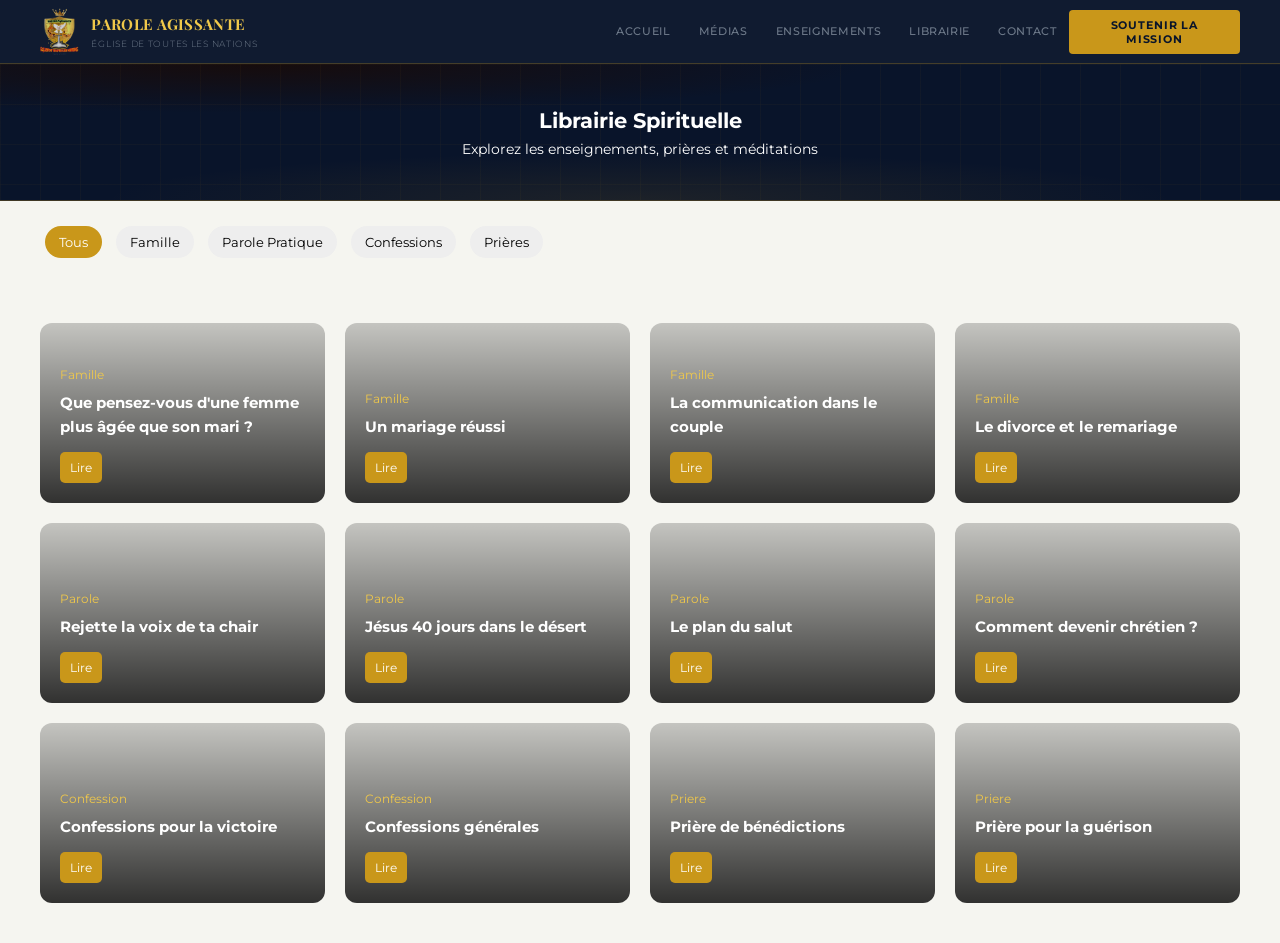
<file: library.html>
<!DOCTYPE html>
<html lang="fr">
<head>
<meta charset="UTF-8">
<link rel="stylesheet" href="style.css">
<meta name="viewport" content="width=device-width, initial-scale=1.0">
<title>Librairie — Parole Agissante</title>

<link href="https://fonts.googleapis.com/css2?family=Playfair+Display:wght@600&family=Montserrat:wght@300;400;600&display=swap" rel="stylesheet">

<style>
body{
  margin:0;
  font-family:'Montserrat', sans-serif;
  background:#f5f5f0;
}

/* HEADER */
header{
  background:#09142A;
  color:white;
  padding:20px 40px;
  border-bottom:2px solid #C9971A;
}

header h1{
  font-family:'Playfair Display';
  color:#F0C84A;
}

/* HERO */
.hero{
  padding:40px;
  background:#09142A;
  color:white;
}

/* FILTERS */
.filters{
  padding:20px 40px;
}

.filters button{
  margin:5px;
  padding:8px 14px;
  border:none;
  border-radius:20px;
  cursor:pointer;
  background:#eee;
}

.filters button.active{
  background:#C9971A;
  color:white;
}

/* GRID */
.grid{
  display:grid;
  grid-template-columns:repeat(auto-fit,minmax(260px,1fr));
  gap:20px;
  padding:40px;
}

/* CARD IMAGE STYLE */
.card{
  position:relative;
  height:180px;
  border-radius:12px;
  overflow:hidden;
  display:flex;
  align-items:flex-end;
  padding:20px;
  color:white;
  background-size:cover;
  background-position:center;
  transition:0.4s;
}

.card::before{
  content:"";
  position:absolute;
  inset:0;
  background:linear-gradient(to top, rgba(0,0,0,0.8), rgba(0,0,0,0.2));
}

.card:hover{
  transform:scale(1.03);
}

.card-content{
  position:relative;
  z-index:2;
}

.card span{
  font-size:12px;
  color:#F0C84A;
}

.card h3{
  margin:5px 0;
  font-size:15px;
}

.card a{
  display:inline-block;
  margin-top:8px;
  padding:6px 10px;
  background:#C9971A;
  color:white;
  text-decoration:none;
  border-radius:5px;
  font-size:12px;
}

.card a:hover{
  background:#fff;
  color:#09142A;
}

</style>
</head>

<body>

 <!-- NAVIGATION -->
  <nav class="nav">
    <div class="nav-logo">
    <img src="logo.png" alt="Logo Bouclier Or" style="width:7%;height:7%;object-fit:contain;opacity:0.8"/>
      <div>
        <div class="nav-logo-text">PAROLE AGISSANTE</div>
        <div class="nav-logo-sub">Église de Toutes les Nations</div>
      </div>
    </div>
    <div class="nav-links">
      <a href="#accueil">Accueil</a>
      <a href="#medias">Médias</a>
      <a href="#blog">Enseignements</a>
      <a href="#boutique">Librairie</a>
      <a href="#contact">Contact</a>
    </div>
    <button class="nav-cta">Soutenir la mission</button>
  </nav>

<section class="hero">
  <h2>Librairie Spirituelle</h2>
  <p>Explorez les enseignements, prières et méditations</p>
</section>

<div class="filters">
  <button onclick="filterCat('all')" class="active">Tous</button>
  <button onclick="filterCat('Famille')">Famille</button>
  <button onclick="filterCat('Parole')">Parole Pratique</button>
  <button onclick="filterCat('Confession')">Confessions</button>
  <button onclick="filterCat('Priere')">Prières</button>
</div>

<div class="grid" id="grid"></div>

<script>

/* IMAGES PAR CATÉGORIE */
const images = {
  Famille: "https://images.unsplash.com/photo-1529634893962-8c3b1c3c0b5c",
  Parole: "https://images.unsplash.com/photo-1504052434569-70ad5836ab65",
  Confession: "https://images.unsplash.com/photo-1519491050282-cf00c82424b4",
  Priere: "https://images.unsplash.com/photo-1506126613408-eca07ce68773"
};

/* ARTICLES */
const articles = [

{cat:"Famille", title:"Que pensez-vous d'une femme plus âgée que son mari ?", link:"https://paroleagissante.blog4ever.com/que-pensez-vous-d-une-femme-plus-agee-que-son-mari"},
{cat:"Famille", title:"Un mariage réussi", link:"https://paroleagissante.blog4ever.com/un-mariage-reussi-donato-anzalone"},
{cat:"Famille", title:"La communication dans le couple", link:"https://paroleagissante.blog4ever.com/la-communication-dans-le-couple-gem-kakou"},
{cat:"Famille", title:"Le divorce et le remariage", link:"https://paroleagissante.blog4ever.com/le-divorce-et-le-remariage"},

{cat:"Parole", title:"Rejette la voix de ta chair", link:"https://paroleagissante.blog4ever.com/rejette-la-voix-de-ta-chair-1"},
{cat:"Parole", title:"Jésus 40 jours dans le désert", link:"https://paroleagissante.blog4ever.com/jesus-40-jours-dans-le-desert-par-jean-pierre-bory"},
{cat:"Parole", title:"Le plan du salut", link:"https://paroleagissante.blog4ever.com/le-plan-du-salut"},
{cat:"Parole", title:"Comment devenir chrétien ?", link:"https://paroleagissante.blog4ever.com/comment-devenir-chretien"},

{cat:"Confession", title:"Confessions pour la victoire", link:"https://paroleagissante.blog4ever.com/confessions-pour-la-victoire"},
{cat:"Confession", title:"Confessions générales", link:"https://paroleagissante.blog4ever.com/confessions-generales"},

{cat:"Priere", title:"Prière de bénédictions", link:"https://paroleagissante.blog4ever.com/priere-de-benedictions"},
{cat:"Priere", title:"Prière pour la guérison", link:"https://paroleagissante.blog4ever.com/prieres-pour-la-guerison-passages-bibliques-servant-de-socle-dans-nos-prieres-pour-la-guerison"}

];

/* AFFICHAGE */
const grid = document.getElementById("grid");

function display(list){
  grid.innerHTML="";
  list.forEach(a=>{
    grid.innerHTML += `
      <div class="card" style="background-image:url('${images[a.cat]}')">
        <div class="card-content">
          <span>${a.cat}</span>
          <h3>${a.title}</h3>
          <a href="${a.link}" target="_blank">Lire</a>
        </div>
      </div>
    `;
  });
}

display(articles);

/* FILTRE */
function filterCat(cat){
  document.querySelectorAll(".filters button").forEach(b=>b.classList.remove("active"));
  event.target.classList.add("active");

  if(cat==="all"){
    display(articles);
  } else {
    display(articles.filter(a=>a.cat===cat));
  }
}

</script>

</body>
</html>
</file>
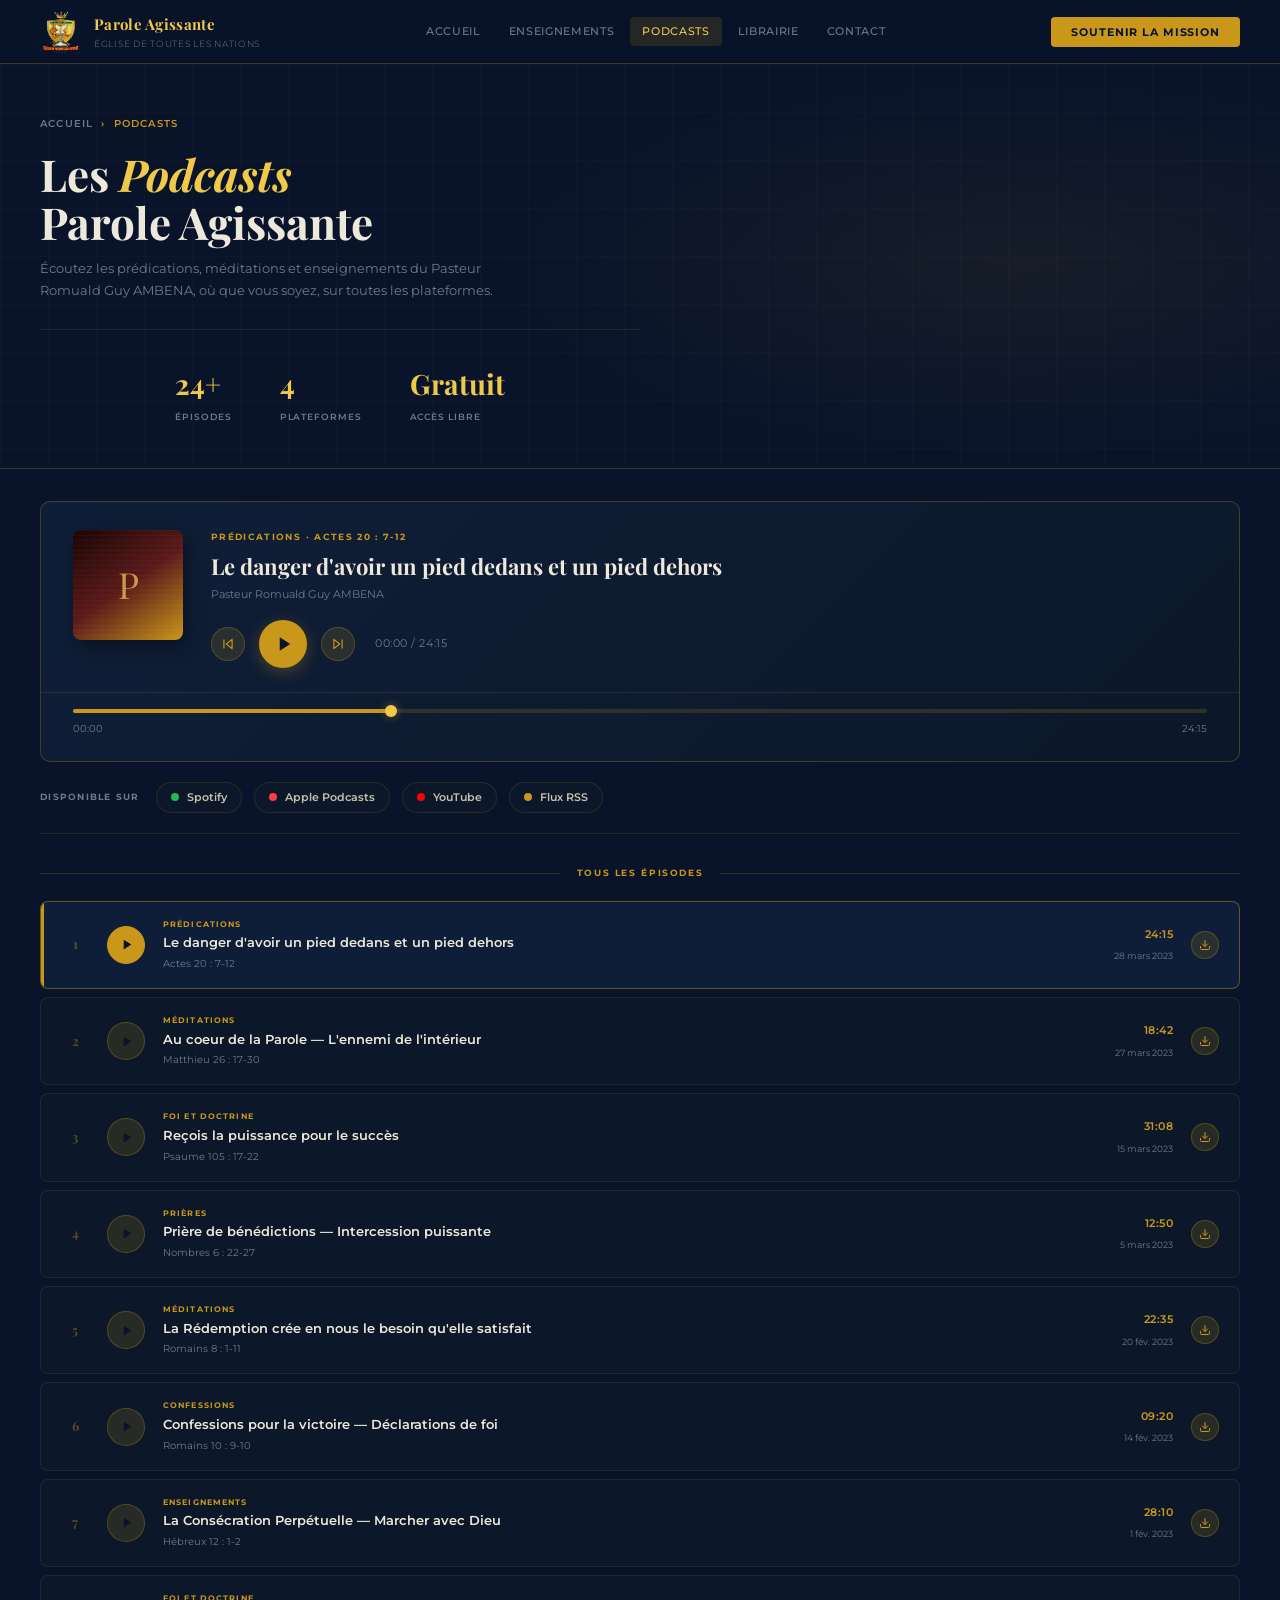
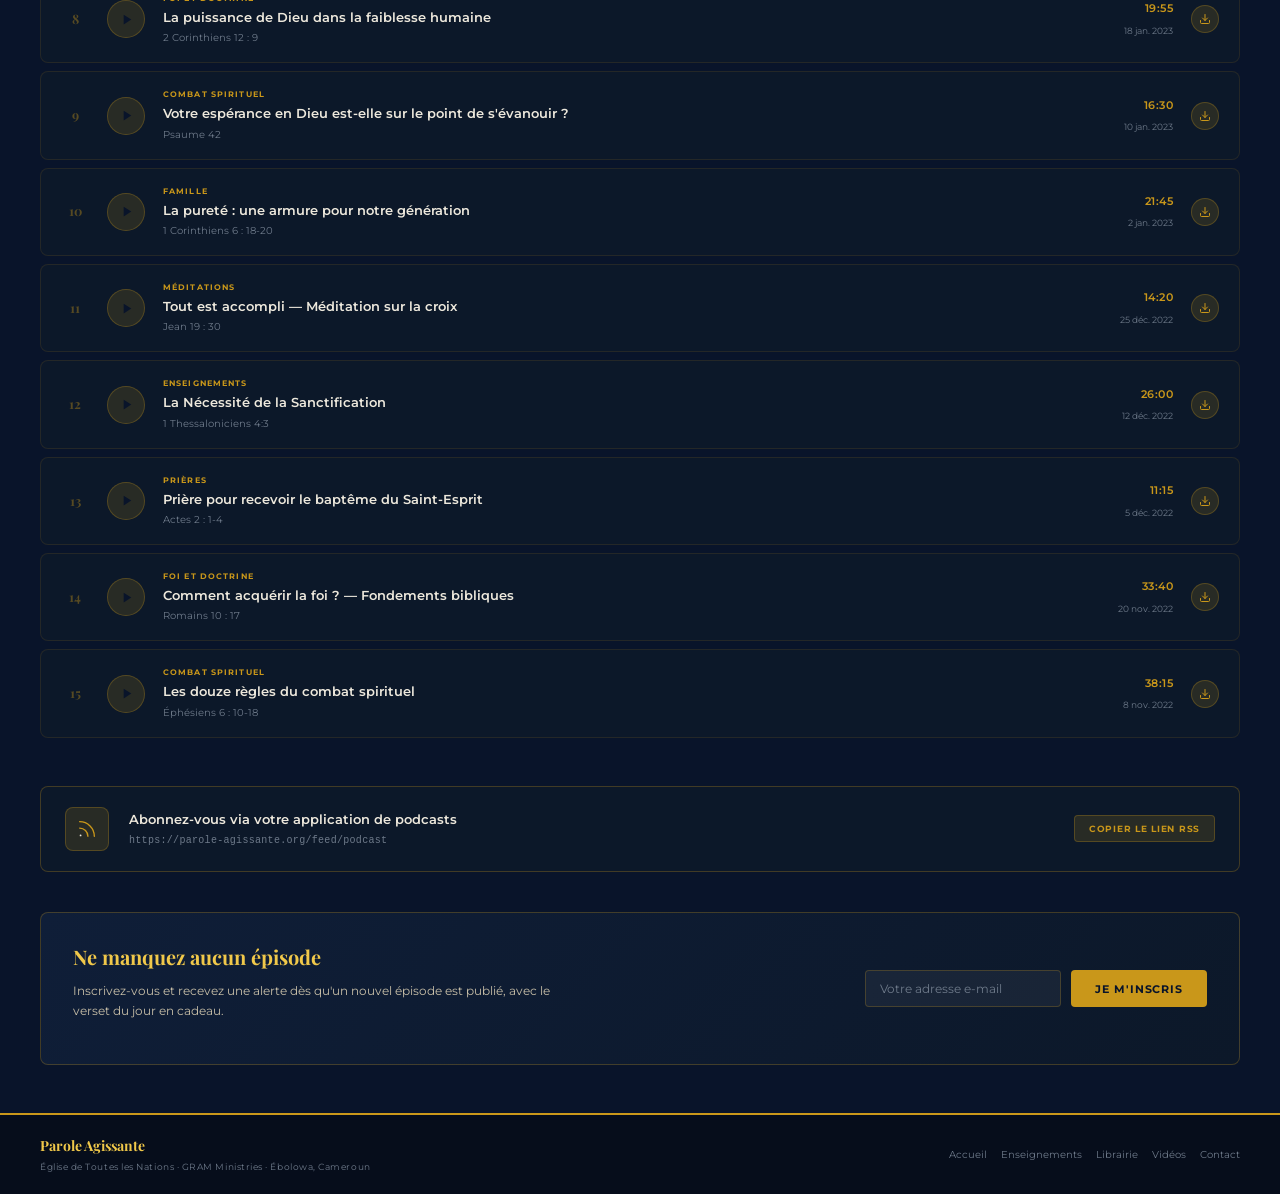
<file: podcasts.html>
<!DOCTYPE html>
<html lang="fr">
<head>
  <meta charset="UTF-8"/>
  <meta name="viewport" content="width=device-width, initial-scale=1.0"/>
  <title>Podcasts — Parole Agissante</title>
  <link rel="stylesheet" href="style.css"/>
  <style>
    /* ── PODCASTS PAGE ONLY ─────────────────────────────────── */

    /* Player principal */
    .main-player {
      margin: 32px 40px 0;
      background: linear-gradient(135deg, var(--navy-mid), #0C1829);
      border: 1px solid var(--gold-border);
      border-radius: 10px;
      overflow: hidden;
    }
    .mp-header {
      padding: 28px 32px 24px;
      display: flex; gap: 28px; align-items: flex-start;
      border-bottom: 1px solid rgba(201,151,26,0.15);
    }
    .mp-cover {
      width: 110px; height: 110px; flex-shrink: 0;
      background: linear-gradient(145deg, #1a0505, #5C1A1A, #C9971A);
      border-radius: 8px;
      display: flex; align-items: center; justify-content: center;
      box-shadow: 4px 6px 20px rgba(0,0,0,0.4);
      position: relative; overflow: hidden;
    }
    .mp-cover::after {
      content: '';
      position: absolute; inset: 0;
      background: repeating-linear-gradient(
        0deg, transparent, transparent 4px,
        rgba(255,255,255,0.03) 4px, rgba(255,255,255,0.03) 5px
      );
    }
    .mp-cover-icon {
      font-family: var(--serif);
      font-size: 36px; color: rgba(245,208,96,0.7);
      position: relative; z-index: 1;
    }
    .mp-info { flex: 1; }
    .mp-cat  { font-size: 9px; font-weight: 700; letter-spacing: 0.15em; text-transform: uppercase; color: var(--gold); margin-bottom: 8px; }
    .mp-title { font-family: var(--serif); font-size: 22px; font-weight: 700; color: var(--cream); line-height: 1.25; margin-bottom: 6px; }
    .mp-ref   { font-size: 11px; color: var(--muted); margin-bottom: 16px; }
    .mp-controls { display: flex; align-items: center; gap: 14px; flex-wrap: wrap; }
    .mp-btn-play {
      width: 48px; height: 48px; border-radius: 50%;
      background: var(--gold);
      display: flex; align-items: center; justify-content: center;
      flex-shrink: 0; cursor: pointer;
      transition: background 0.2s, transform 0.15s;
      box-shadow: 0 4px 16px rgba(201,151,26,0.3);
    }
    .mp-btn-play:hover { background: var(--gold-light); transform: scale(1.05); }
    .mp-btn-play svg { width: 18px; height: 18px; fill: var(--navy); margin-left: 3px; }
    .mp-btn-skip {
      width: 34px; height: 34px; border-radius: 50%;
      background: var(--gold-dim); border: 1px solid var(--gold-border);
      display: flex; align-items: center; justify-content: center;
      cursor: pointer; transition: background 0.2s;
    }
    .mp-btn-skip:hover { background: rgba(201,151,26,0.3); }
    .mp-btn-skip svg { width: 14px; height: 14px; stroke: var(--gold); fill: none; stroke-width: 2; stroke-linecap: round; stroke-linejoin: round; }
    .mp-time { font-size: 11px; color: var(--muted); letter-spacing: 0.05em; margin-left: 6px; }

    .mp-progress-wrap { padding: 16px 32px 24px; }
    .mp-bar-bg {
      height: 4px; background: rgba(201,151,26,0.18); border-radius: 2px;
      cursor: pointer; position: relative; margin-bottom: 8px;
    }
    .mp-bar-fill { height: 100%; width: 28%; background: var(--gold); border-radius: 2px; position: relative; transition: width 0.1s; }
    .mp-bar-fill::after {
      content: ''; position: absolute; right: -6px; top: 50%;
      transform: translateY(-50%);
      width: 12px; height: 12px; border-radius: 50%;
      background: var(--gold-light); box-shadow: 0 0 8px rgba(201,151,26,0.5);
    }
    .mp-times { display: flex; justify-content: space-between; font-size: 10px; color: var(--muted); }

    /* Plateformes */
    .platforms-row {
      margin: 0 40px 0;
      padding: 20px 0;
      border-bottom: 1px solid rgba(201,151,26,0.15);
      display: flex; align-items: center; gap: 12px; flex-wrap: wrap;
    }
    .platforms-label { font-size: 9px; font-weight: 700; letter-spacing: 0.14em; text-transform: uppercase; color: var(--muted); margin-right: 4px; }
    .platform-pill {
      display: flex; align-items: center; gap: 8px;
      background: var(--navy-card); border: 1px solid rgba(201,151,26,0.15);
      border-radius: 20px; padding: 6px 14px;
      font-size: 11px; font-weight: 600; color: var(--cream-dim);
      cursor: pointer; transition: border-color 0.2s, color 0.2s;
      text-decoration: none;
    }
    .platform-pill:hover { border-color: var(--gold); color: var(--gold-light); }
    .platform-dot { width: 8px; height: 8px; border-radius: 50%; flex-shrink: 0; }
    .dot-spotify  { background: #1DB954; }
    .dot-apple    { background: #FC3C44; }
    .dot-youtube  { background: #FF0000; }
    .dot-rss      { background: var(--gold); }

    /* Liste épisodes */
    .episodes-section { padding: 0 40px 48px; }
    .episodes-list { display: flex; flex-direction: column; gap: 8px; }

    .episode-item {
      background: var(--navy-card);
      border: 1px solid rgba(201,151,26,0.12);
      border-radius: 8px; padding: 16px 20px;
      display: flex; align-items: center; gap: 18px;
      cursor: pointer; transition: border-color 0.2s, background 0.2s;
      position: relative; overflow: hidden;
    }
    .episode-item::before {
      content: ''; position: absolute; left: 0; top: 0; bottom: 0;
      width: 3px; background: var(--gold); opacity: 0; transition: opacity 0.2s;
    }
    .episode-item:hover { border-color: rgba(201,151,26,0.4); background: #0F1E38; }
    .episode-item:hover::before { opacity: 1; }
    .episode-item.active { border-color: rgba(201,151,26,0.45); background: #0F1E38; }
    .episode-item.active::before { opacity: 1; }

    .ep-num {
      font-family: var(--serif); font-size: 13px; font-weight: 700;
      color: rgba(201,151,26,0.4); width: 28px; flex-shrink: 0; text-align: center;
    }
    .ep-play {
      width: 38px; height: 38px; border-radius: 50%;
      background: var(--gold-dim); border: 1px solid var(--gold-border);
      display: flex; align-items: center; justify-content: center;
      flex-shrink: 0; transition: background 0.2s, transform 0.15s;
    }
    .episode-item:hover .ep-play,
    .episode-item.active .ep-play { background: var(--gold); border-color: var(--gold); }
    .ep-play svg { width: 13px; height: 13px; fill: var(--navy); margin-left: 2px; }
    .episode-item.active .ep-play svg,
    .episode-item:hover .ep-play svg { fill: var(--navy); }

    .ep-info { flex: 1; min-width: 0; }
    .ep-cat   { font-size: 8px; font-weight: 700; letter-spacing: 0.14em; text-transform: uppercase; color: var(--gold); margin-bottom: 4px; }
    .ep-title { font-size: 13px; font-weight: 600; color: var(--cream); line-height: 1.35; margin-bottom: 4px; white-space: nowrap; overflow: hidden; text-overflow: ellipsis; }
    .ep-ref   { font-size: 10px; color: var(--muted); }
    .ep-meta  { display: flex; flex-direction: column; align-items: flex-end; gap: 6px; flex-shrink: 0; }
    .ep-dur   { font-size: 11px; font-weight: 600; color: var(--gold); letter-spacing: 0.04em; }
    .ep-date  { font-size: 9px; color: var(--muted); }
    .ep-dl {
      width: 28px; height: 28px; border-radius: 50%;
      background: var(--gold-dim); border: 1px solid var(--gold-border);
      display: flex; align-items: center; justify-content: center;
      cursor: pointer; transition: background 0.2s; flex-shrink: 0;
    }
    .ep-dl:hover { background: var(--gold); }
    .ep-dl svg { width: 12px; height: 12px; stroke: var(--gold); fill: none; stroke-width: 2; stroke-linecap: round; stroke-linejoin: round; }
    .ep-dl:hover svg { stroke: var(--navy); }

    /* RSS Info */
    .rss-box {
      margin: 0 40px 40px;
      background: var(--navy-card);
      border: 1px solid var(--gold-border);
      border-radius: 8px; padding: 20px 24px;
      display: flex; align-items: center; gap: 20px; flex-wrap: wrap;
    }
    .rss-icon {
      width: 44px; height: 44px; border-radius: 8px;
      background: var(--gold-dim); border: 1px solid var(--gold-border);
      display: flex; align-items: center; justify-content: center; flex-shrink: 0;
    }
    .rss-icon svg { width: 22px; height: 22px; stroke: var(--gold); fill: none; stroke-width: 1.5; stroke-linecap: round; stroke-linejoin: round; }
    .rss-text { flex: 1; }
    .rss-title { font-size: 13px; font-weight: 600; color: var(--cream); margin-bottom: 3px; }
    .rss-url   { font-size: 10px; color: var(--muted); font-family: monospace; letter-spacing: 0.03em; }
    .rss-copy  {
      font-size: 9px; font-weight: 700; letter-spacing: 0.08em; text-transform: uppercase;
      background: var(--gold-dim); border: 1px solid var(--gold-border);
      color: var(--gold); padding: 7px 14px; border-radius: 4px; cursor: pointer;
      transition: background 0.2s; flex-shrink: 0;
    }
    .rss-copy:hover { background: var(--gold); color: var(--navy); }

    /* Responsive */
    @media (max-width: 768px) {
      .main-player   { margin: 24px 20px 0; }
      .mp-header     { padding: 20px; flex-direction: column; gap: 16px; }
      .mp-progress-wrap { padding: 14px 20px 20px; }
      .platforms-row { margin: 0 20px; }
      .episodes-section, .rss-box { padding-left: 20px; padding-right: 20px; }
      .rss-box { margin: 0 20px 32px; }
      .ep-title { font-size: 12px; }
      .ep-num   { display: none; }
    }
  </style>
</head>
<body>

<!-- NAV -->
<nav class="nav">
  <div class="nav-logo">
    <img src="logo.png" alt="Parole Agissante"/>
    <div>
      <div class="nav-logo-text">Parole Agissante</div>
      <div class="nav-logo-sub">Église de Toutes les Nations</div>
    </div>
  </div>
  <div class="nav-links">
    <a href="index.html">Accueil</a>
    <a href="blog.html">Enseignements</a>
    <a href="podcasts.html" class="active">Podcasts</a>
    <a href="librairie.html">Librairie</a>
    <a href="contact.html">Contact</a>
  </div>
  <button class="nav-cta">Soutenir la mission</button>
</nav>

<!-- PAGE HERO -->
<section class="page-hero">
  <div class="hero-inner">
    <div class="breadcrumb"><a href="index.html">Accueil</a><span>›</span><span>Podcasts</span></div>
    <h1>Les <em>Podcasts</em><br>Parole Agissante</h1>
    <p>Écoutez les prédications, méditations et enseignements du Pasteur Romuald Guy AMBENA, où que vous soyez, sur toutes les plateformes.</p>
    <div class="hero-stats">
      <div><div class="stat-val">24+</div><div class="stat-lbl">Épisodes</div></div>
      <div><div class="stat-val">4</div><div class="stat-lbl">Plateformes</div></div>
      <div><div class="stat-val">Gratuit</div><div class="stat-lbl">Accès libre</div></div>
    </div>
  </div>
</section>

<!-- PLAYER PRINCIPAL -->
<div class="main-player">
  <div class="mp-header">
    <div class="mp-cover">
      <div class="mp-cover-icon">P</div>
    </div>
    <div class="mp-info">
      <div class="mp-cat">Prédications · Actes 20 : 7-12</div>
      <div class="mp-title" id="playerTitle">Le danger d'avoir un pied dedans et un pied dehors</div>
      <div class="mp-ref" id="playerRef">Pasteur Romuald Guy AMBENA</div>
      <div class="mp-controls">
        <div class="mp-btn-skip" onclick="changeEp(-1)">
          <svg viewBox="0 0 24 24"><polyline points="19 20 9 12 19 4 19 20"/><line x1="5" y1="19" x2="5" y2="5"/></svg>
        </div>
        <div class="mp-btn-play" id="playBtn" onclick="togglePlay()">
          <svg id="playIcon" viewBox="0 0 24 24"><polygon points="5 3 19 12 5 21 5 3"/></svg>
        </div>
        <div class="mp-btn-skip" onclick="changeEp(1)">
          <svg viewBox="0 0 24 24"><polyline points="5 4 15 12 5 20 5 4"/><line x1="19" y1="5" x2="19" y2="19"/></svg>
        </div>
        <span class="mp-time" id="mpTime">00:00 / 24:15</span>
      </div>
    </div>
  </div>
  <div class="mp-progress-wrap">
    <div class="mp-bar-bg" id="progressBar" onclick="seekAudio(event)">
      <div class="mp-bar-fill" id="progressFill"></div>
    </div>
    <div class="mp-times">
      <span id="currentTime">00:00</span>
      <span id="totalTime">24:15</span>
    </div>
  </div>
</div>

<!-- PLATEFORMES -->
<div class="platforms-row">
  <span class="platforms-label">Disponible sur</span>
  <a class="platform-pill" href="#" target="_blank">
    <div class="platform-dot dot-spotify"></div>Spotify
  </a>
  <a class="platform-pill" href="#" target="_blank">
    <div class="platform-dot dot-apple"></div>Apple Podcasts
  </a>
  <a class="platform-pill" href="#" target="_blank">
    <div class="platform-dot dot-youtube"></div>YouTube
  </a>
  <a class="platform-pill" href="#" target="_blank">
    <div class="platform-dot dot-rss"></div>Flux RSS
  </a>
</div>

<!-- EPISODES -->
<div class="sec-divider">
  <div class="sec-line"></div>
  <div class="sec-title">Tous les épisodes</div>
  <div class="sec-line"></div>
</div>

<div class="episodes-section">
  <div class="episodes-list" id="episodesList"></div>
</div>

<!-- BOITE RSS -->
<div class="rss-box">
  <div class="rss-icon">
    <svg viewBox="0 0 24 24"><path d="M4 11a9 9 0 019 9"/><path d="M4 4a16 16 0 0116 16"/><circle cx="5" cy="19" r="1" fill="currentColor" stroke="none"/></svg>
  </div>
  <div class="rss-text">
    <div class="rss-title">Abonnez-vous via votre application de podcasts</div>
    <div class="rss-url">https://parole-agissante.org/feed/podcast</div>
  </div>
  <button class="rss-copy" onclick="copyRSS()">Copier le lien RSS</button>
</div>

<!-- NEWSLETTER -->
<div class="nl-strip">
  <div class="nl-text">
    <div class="nl-title">Ne manquez aucun épisode</div>
    <p class="nl-sub">Inscrivez-vous et recevez une alerte dès qu'un nouvel épisode est publié, avec le verset du jour en cadeau.</p>
  </div>
  <div class="nl-form">
    <input class="nl-input" type="email" placeholder="Votre adresse e-mail"/>
    <button class="nl-btn">Je m'inscris</button>
  </div>
</div>

<!-- FOOTER -->
<footer class="footer-simple">
  <div>
    <div class="footer-brand">Parole Agissante</div>
    <div class="footer-sub">Église de Toutes les Nations · GRAM Ministries · Ébolowa, Cameroun</div>
  </div>
  <div class="footer-links">
    <a href="index.html">Accueil</a>
    <a href="blog.html">Enseignements</a>
    <a href="librairie.html">Librairie</a>
    <a href="videos.html">Vidéos</a>
    <a href="contact.html">Contact</a>
  </div>
</footer>

<script>
const EPISODES = [
  { num:1,  cat:'Prédications',    title:'Le danger d\'avoir un pied dedans et un pied dehors', ref:'Actes 20 : 7-12',      dur:'24:15', date:'28 mars 2023',  active:true },
  { num:2,  cat:'Méditations',     title:'Au coeur de la Parole — L\'ennemi de l\'intérieur',   ref:'Matthieu 26 : 17-30',  dur:'18:42', date:'27 mars 2023',  active:false },
  { num:3,  cat:'Foi et Doctrine', title:'Reçois la puissance pour le succès',                  ref:'Psaume 105 : 17-22',   dur:'31:08', date:'15 mars 2023',  active:false },
  { num:4,  cat:'Prières',         title:'Prière de bénédictions — Intercession puissante',     ref:'Nombres 6 : 22-27',    dur:'12:50', date:'5 mars 2023',   active:false },
  { num:5,  cat:'Méditations',     title:'La Rédemption crée en nous le besoin qu\'elle satisfait', ref:'Romains 8 : 1-11', dur:'22:35', date:'20 fév. 2023', active:false },
  { num:6,  cat:'Confessions',     title:'Confessions pour la victoire — Déclarations de foi',  ref:'Romains 10 : 9-10',    dur:'09:20', date:'14 fév. 2023', active:false },
  { num:7,  cat:'Enseignements',   title:'La Consécration Perpétuelle — Marcher avec Dieu',     ref:'Hébreux 12 : 1-2',    dur:'28:10', date:'1 fév. 2023',  active:false },
  { num:8,  cat:'Foi et Doctrine', title:'La puissance de Dieu dans la faiblesse humaine',       ref:'2 Corinthiens 12 : 9', dur:'19:55', date:'18 jan. 2023', active:false },
  { num:9,  cat:'Combat spirituel','title':'Votre espérance en Dieu est-elle sur le point de s\'évanouir ?', ref:'Psaume 42', dur:'16:30', date:'10 jan. 2023', active:false },
  { num:10, cat:'Famille',         title:'La pureté : une armure pour notre génération',          ref:'1 Corinthiens 6 : 18-20', dur:'21:45', date:'2 jan. 2023', active:false },
  { num:11, cat:'Méditations',     title:'Tout est accompli — Méditation sur la croix',           ref:'Jean 19 : 30',         dur:'14:20', date:'25 déc. 2022', active:false },
  { num:12, cat:'Enseignements',   title:'La Nécessité de la Sanctification',                     ref:'1 Thessaloniciens 4:3', dur:'26:00', date:'12 déc. 2022', active:false },
  { num:13, cat:'Prières',         title:'Prière pour recevoir le baptême du Saint-Esprit',       ref:'Actes 2 : 1-4',        dur:'11:15', date:'5 déc. 2022',  active:false },
  { num:14, cat:'Foi et Doctrine', title:'Comment acquérir la foi ? — Fondements bibliques',      ref:'Romains 10 : 17',      dur:'33:40', date:'20 nov. 2022', active:false },
  { num:15, cat:'Combat spirituel','title':'Les douze règles du combat spirituel',                 ref:'Éphésiens 6 : 10-18',  dur:'38:15', date:'8 nov. 2022',  active:false },
];

let currentEp = 0;
let isPlaying = false;
let progress  = 28;
let timer     = null;

function renderEpisodes() {
  const list = document.getElementById('episodesList');
  list.innerHTML = '';
  EPISODES.forEach((ep, i) => {
    const div = document.createElement('div');
    div.className = 'episode-item' + (i === currentEp ? ' active' : '');
    div.id = 'ep-' + i;
    div.innerHTML = `
      <div class="ep-num">${ep.num}</div>
      <div class="ep-play" onclick="selectEp(${i})">
        <svg viewBox="0 0 24 24"><polygon points="5 3 19 12 5 21 5 3"/></svg>
      </div>
      <div class="ep-info">
        <div class="ep-cat">${ep.cat}</div>
        <div class="ep-title">${ep.title}</div>
        <div class="ep-ref">${ep.ref}</div>
      </div>
      <div class="ep-meta">
        <div class="ep-dur">${ep.dur}</div>
        <div class="ep-date">${ep.date}</div>
      </div>
      <div class="ep-dl" title="Télécharger">
        <svg viewBox="0 0 24 24"><path d="M21 15v4a2 2 0 01-2 2H5a2 2 0 01-2-2v-4"/><polyline points="7 10 12 15 17 10"/><line x1="12" y1="15" x2="12" y2="3"/></svg>
      </div>`;
    list.appendChild(div);
  });
}

function selectEp(i) {
  currentEp = i;
  const ep = EPISODES[i];
  document.getElementById('playerTitle').textContent = ep.title;
  document.getElementById('playerRef').textContent   = ep.ref + ' · ' + ep.cat;
  document.getElementById('totalTime').textContent   = ep.dur;
  document.getElementById('mpTime').textContent      = '00:00 / ' + ep.dur;
  progress = 0;
  updateBar();
  isPlaying = true;
  updatePlayBtn();
  startTimer();
  renderEpisodes();
}

function changeEp(dir) {
  const next = currentEp + dir;
  if (next >= 0 && next < EPISODES.length) selectEp(next);
}

function togglePlay() {
  isPlaying = !isPlaying;
  updatePlayBtn();
  if (isPlaying) startTimer(); else clearInterval(timer);
}

function updatePlayBtn() {
  const icon = document.getElementById('playIcon');
  if (isPlaying) {
    icon.innerHTML = '<rect x="6" y="4" width="4" height="16"/><rect x="14" y="4" width="4" height="16"/>';
  } else {
    icon.innerHTML = '<polygon points="5 3 19 12 5 21 5 3"/>';
  }
}

function startTimer() {
  clearInterval(timer);
  timer = setInterval(() => {
    if (progress < 100) { progress += 0.15; updateBar(); }
    else { clearInterval(timer); isPlaying = false; updatePlayBtn(); }
  }, 200);
}

function updateBar() {
  document.getElementById('progressFill').style.width = progress + '%';
}

function seekAudio(e) {
  const bar   = document.getElementById('progressBar');
  const rect  = bar.getBoundingClientRect();
  progress    = Math.max(0, Math.min(100, ((e.clientX - rect.left) / rect.width) * 100));
  updateBar();
}

function copyRSS() {
  navigator.clipboard.writeText('https://parole-agissante.org/feed/podcast').then(() => {
    const btn = document.querySelector('.rss-copy');
    btn.textContent = 'Copié !';
    btn.style.background = 'var(--gold)';
    btn.style.color = 'var(--navy)';
    setTimeout(() => { btn.textContent = 'Copier le lien RSS'; btn.style.background = ''; btn.style.color = ''; }, 2000);
  });
}

renderEpisodes();
</script>
</body>
</html>
</file>
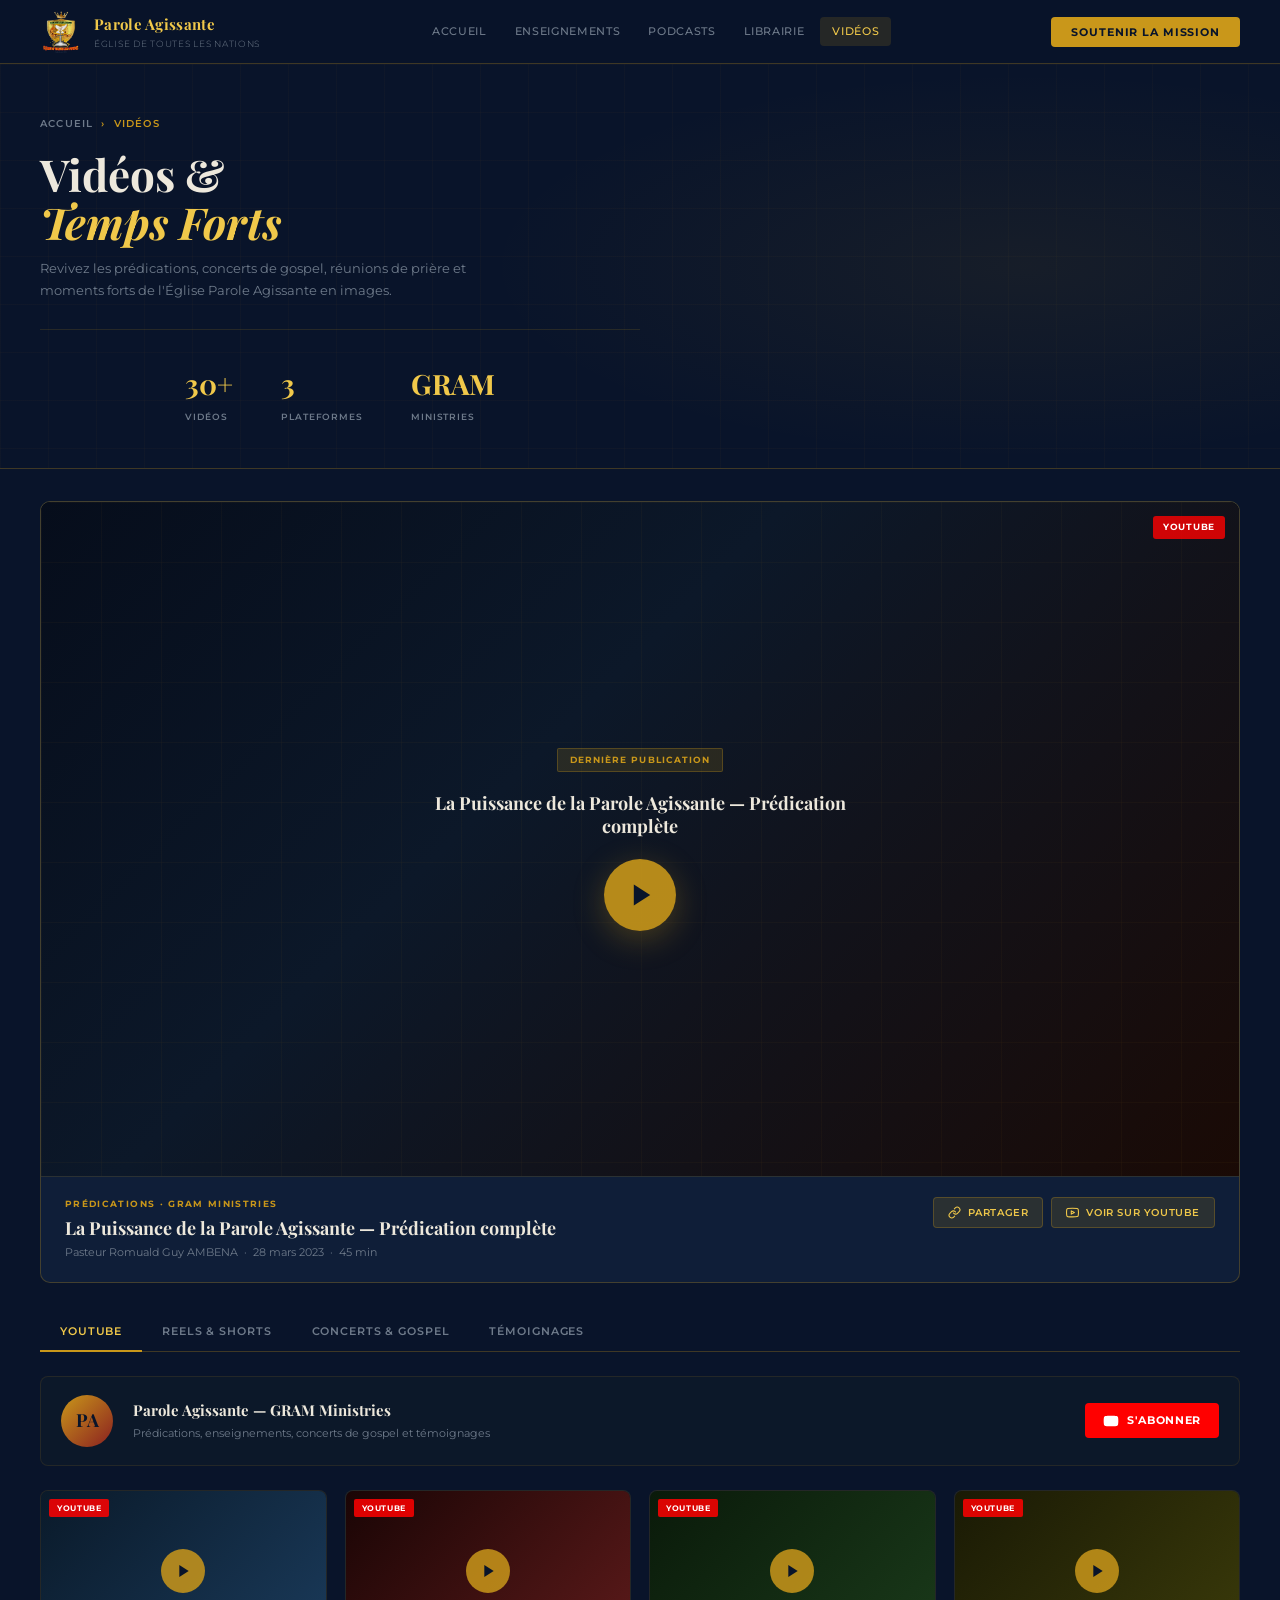
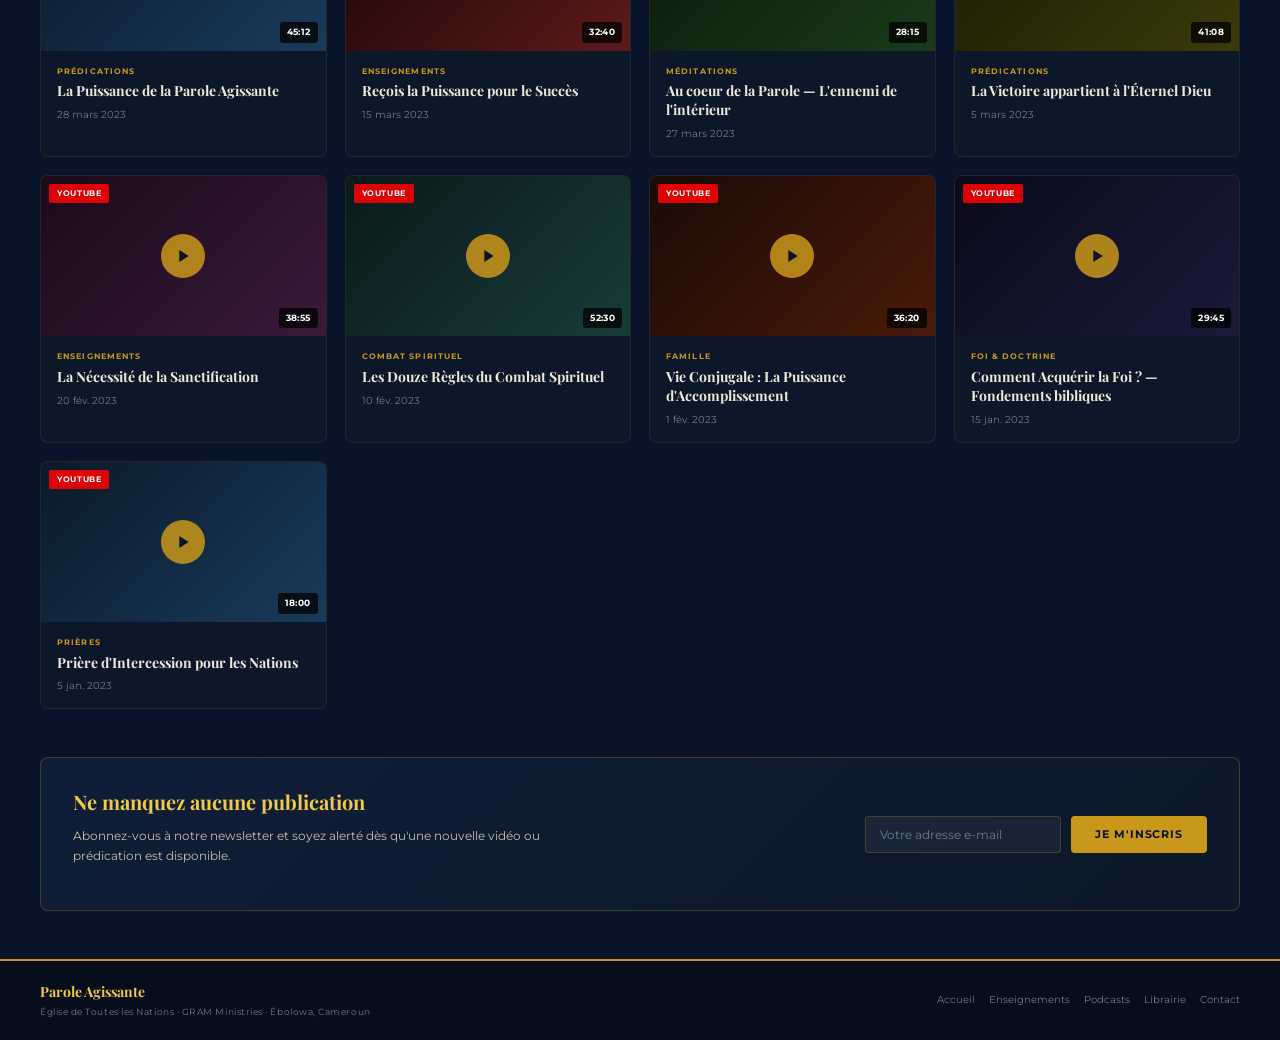
<file: videos.html>
<!DOCTYPE html>
<html lang="fr">
<head>
  <meta charset="UTF-8"/>
  <meta name="viewport" content="width=device-width, initial-scale=1.0"/>
  <title>Vidéos — Parole Agissante</title>
  <link rel="stylesheet" href="style.css"/>
  <style>
    /* ── VIDEOS PAGE ONLY ───────────────────────────────────── */

    /* Player vidéo principal */
    .video-player-wrap {
      margin: 32px 40px 0;
      background: var(--navy-mid);
      border: 1px solid var(--gold-border);
      border-radius: 10px; overflow: hidden;
    }
    .vp-screen {
      background: #000;
      aspect-ratio: 16/9;
      position: relative;
      display: flex; align-items: center; justify-content: center;
      overflow: hidden;
    }
    .vp-bg {
      position: absolute; inset: 0;
      background: linear-gradient(135deg, #060D1B 0%, #0C1829 40%, #1A0A05 100%);
    }
    .vp-grid {
      position: absolute; inset: 0;
      background-image:
        linear-gradient(rgba(201,151,26,0.04) 1px, transparent 1px),
        linear-gradient(90deg, rgba(201,151,26,0.04) 1px, transparent 1px);
      background-size: 60px 60px;
    }
    .vp-center {
      position: relative; z-index: 1;
      display: flex; flex-direction: column; align-items: center; gap: 20px;
    }
    .vp-play-btn {
      width: 72px; height: 72px; border-radius: 50%;
      background: rgba(201,151,26,0.9);
      display: flex; align-items: center; justify-content: center;
      cursor: pointer; transition: background 0.2s, transform 0.2s;
      box-shadow: 0 8px 32px rgba(201,151,26,0.3);
    }
    .vp-play-btn:hover { background: var(--gold-light); transform: scale(1.08); }
    .vp-play-btn svg { width: 28px; height: 28px; fill: var(--navy); margin-left: 4px; }
    .vp-screen-title { font-family: var(--serif); font-size: 18px; font-weight: 700; color: var(--cream); text-align: center; max-width: 460px; line-height: 1.3; }
    .vp-screen-badge {
      background: var(--gold-dim); border: 1px solid var(--gold-border);
      color: var(--gold); font-size: 9px; font-weight: 700; letter-spacing: 0.12em; text-transform: uppercase;
      padding: 4px 12px; border-radius: 2px;
    }
    .vp-yt-badge {
      position: absolute; top: 14px; right: 14px;
      background: rgba(255,0,0,0.8); color: #fff;
      font-size: 9px; font-weight: 700; letter-spacing: 0.08em; text-transform: uppercase;
      padding: 4px 10px; border-radius: 3px;
    }

    .vp-info {
      padding: 20px 24px;
      display: flex; align-items: flex-start; justify-content: space-between; gap: 20px;
      border-top: 1px solid rgba(201,151,26,0.15);
      flex-wrap: wrap;
    }
    .vp-info-left { flex: 1; }
    .vp-cat   { font-size: 9px; font-weight: 700; letter-spacing: 0.15em; text-transform: uppercase; color: var(--gold); margin-bottom: 6px; }
    .vp-title { font-family: var(--serif); font-size: 18px; font-weight: 700; color: var(--cream); line-height: 1.25; margin-bottom: 4px; }
    .vp-meta  { font-size: 11px; color: var(--muted); }
    .vp-actions { display: flex; gap: 8px; flex-wrap: wrap; }
    .vp-action-btn {
      display: flex; align-items: center; gap: 7px;
      background: var(--gold-dim); border: 1px solid var(--gold-border);
      color: var(--gold-light); font-size: 10px; font-weight: 600; letter-spacing: 0.06em; text-transform: uppercase;
      padding: 8px 14px; border-radius: 4px; cursor: pointer; transition: all 0.2s;
    }
    .vp-action-btn:hover { background: var(--gold); color: var(--navy); }
    .vp-action-btn svg { width: 13px; height: 13px; stroke: currentColor; fill: none; stroke-width: 2; stroke-linecap: round; stroke-linejoin: round; }

    /* Tabs */
    .tabs-row {
      display: flex; gap: 0;
      margin: 28px 40px 0;
      border-bottom: 1px solid var(--gold-border);
    }
    .tab-btn {
      font-size: 11px; font-weight: 600; letter-spacing: 0.08em; text-transform: uppercase;
      color: var(--muted); padding: 12px 20px;
      background: transparent; border: none;
      border-bottom: 2px solid transparent;
      cursor: pointer; transition: color 0.2s, border-color 0.2s;
      position: relative; bottom: -1px;
    }
    .tab-btn:hover { color: var(--gold-light); }
    .tab-btn.active { color: var(--gold-light); border-bottom-color: var(--gold); }

    /* Grilles vidéos */
    .videos-section { padding: 24px 40px 48px; }

    .tab-content { display: none; }
    .tab-content.active { display: block; }

    .videos-grid-main {
      display: grid;
      grid-template-columns: repeat(auto-fill, minmax(280px, 1fr));
      gap: 18px;
    }
    .reels-grid {
      display: grid;
      grid-template-columns: repeat(auto-fill, minmax(180px, 1fr));
      gap: 14px;
    }

    /* Carte vidéo normale */
    .video-card-full {
      background: var(--navy-card);
      border: 1px solid rgba(201,151,26,0.12);
      border-radius: 8px; overflow: hidden;
      cursor: pointer; transition: border-color 0.25s, transform 0.2s, box-shadow 0.2s;
    }
    .video-card-full:hover {
      border-color: rgba(201,151,26,0.4);
      transform: translateY(-3px);
      box-shadow: 0 12px 32px rgba(0,0,0,0.35);
    }
    .vc-thumb {
      aspect-ratio: 16/9;
      position: relative; overflow: hidden;
      display: flex; align-items: center; justify-content: center;
    }
    .vc-thumb-bg { position: absolute; inset: 0; transition: transform 0.3s; }
    .video-card-full:hover .vc-thumb-bg { transform: scale(1.04); }
    .vc-play {
      width: 44px; height: 44px; border-radius: 50%;
      background: rgba(201,151,26,0.85);
      display: flex; align-items: center; justify-content: center;
      position: relative; z-index: 1;
      transition: background 0.2s, transform 0.2s;
    }
    .video-card-full:hover .vc-play { background: var(--gold-light); transform: scale(1.1); }
    .vc-play svg { width: 16px; height: 16px; fill: var(--navy); margin-left: 2px; }
    .vc-dur {
      position: absolute; bottom: 8px; right: 8px;
      background: rgba(0,0,0,0.75); color: #fff;
      font-size: 9px; font-weight: 700; padding: 3px 7px; border-radius: 3px; letter-spacing: 0.04em;
    }
    .vc-platform {
      position: absolute; top: 8px; left: 8px;
      font-size: 8px; font-weight: 700; letter-spacing: 0.08em; text-transform: uppercase;
      padding: 3px 8px; border-radius: 2px;
    }
    .vc-yt  { background: rgba(255,0,0,0.85); color: #fff; }
    .vc-ig  { background: rgba(225,48,108,0.85); color: #fff; }
    .vc-fb  { background: rgba(24,119,242,0.85); color: #fff; }
    .vc-body { padding: 14px 16px; }
    .vc-cat   { font-size: 8px; font-weight: 700; letter-spacing: 0.14em; text-transform: uppercase; color: var(--gold); margin-bottom: 5px; }
    .vc-title { font-family: var(--serif); font-size: 14px; font-weight: 700; color: var(--cream); line-height: 1.35; margin-bottom: 6px; }
    .vc-meta  { font-size: 10px; color: var(--muted); }

    /* Carte Reel (portrait) */
    .reel-card {
      background: var(--navy-card);
      border: 1px solid rgba(201,151,26,0.12);
      border-radius: 8px; overflow: hidden;
      cursor: pointer; transition: border-color 0.25s, transform 0.2s;
    }
    .reel-card:hover { border-color: rgba(201,151,26,0.4); transform: translateY(-3px); }
    .rc-thumb {
      aspect-ratio: 9/16;
      position: relative;
      display: flex; align-items: center; justify-content: center;
      overflow: hidden;
    }
    .rc-thumb-bg { position: absolute; inset: 0; }
    .rc-play {
      width: 40px; height: 40px; border-radius: 50%;
      background: rgba(201,151,26,0.85);
      display: flex; align-items: center; justify-content: center;
      position: relative; z-index: 1;
    }
    .rc-play svg { width: 14px; height: 14px; fill: var(--navy); margin-left: 2px; }
    .rc-badge {
      position: absolute; top: 8px; right: 8px;
      font-size: 8px; font-weight: 700; letter-spacing: 0.08em; text-transform: uppercase;
      padding: 3px 8px; border-radius: 2px;
    }
    .rc-body  { padding: 10px 12px; }
    .rc-title { font-size: 11px; font-weight: 600; color: var(--cream); line-height: 1.35; margin-bottom: 4px; }
    .rc-meta  { font-size: 9px; color: var(--muted); }

    /* Chaine banner */
    .channel-banner {
      display: flex; align-items: center; gap: 20px;
      background: var(--navy-card); border: 1px solid rgba(201,151,26,0.12);
      border-radius: 8px; padding: 18px 20px;
      margin-bottom: 24px; flex-wrap: wrap;
    }
    .ch-logo {
      width: 52px; height: 52px; border-radius: 50%;
      background: linear-gradient(135deg, var(--gold), #8B2020);
      display: flex; align-items: center; justify-content: center;
      font-family: var(--serif); font-size: 18px; font-weight: 700; color: var(--navy);
      flex-shrink: 0;
    }
    .ch-info { flex: 1; }
    .ch-name { font-family: var(--serif); font-size: 15px; font-weight: 700; color: var(--cream); margin-bottom: 3px; }
    .ch-sub  { font-size: 11px; color: var(--muted); }
    .ch-btn {
      display: flex; align-items: center; gap: 8px;
      background: #FF0000; color: #fff;
      font-size: 11px; font-weight: 700; letter-spacing: 0.06em; text-transform: uppercase;
      padding: 9px 18px; border-radius: 4px; cursor: pointer; transition: background 0.2s;
      flex-shrink: 0;
    }
    .ch-btn:hover { background: #CC0000; }
    .ch-btn svg { width: 16px; height: 16px; fill: #fff; }

    /* Responsive */
    @media (max-width: 768px) {
      .video-player-wrap { margin: 20px 20px 0; }
      .tabs-row { margin: 20px 20px 0; overflow-x: auto; }
      .videos-section { padding: 20px 20px 40px; }
      .vp-info { padding: 16px 20px; }
      .videos-grid-main { grid-template-columns: 1fr 1fr; }
      .reels-grid { grid-template-columns: repeat(3, 1fr); }
    }
    @media (max-width: 480px) {
      .videos-grid-main { grid-template-columns: 1fr; }
      .reels-grid { grid-template-columns: repeat(2, 1fr); }
    }
  </style>
</head>
<body>

<!-- NAV -->
<nav class="nav">
  <div class="nav-logo">
    <img src="logo.png" alt="Parole Agissante"/>
    <div>
      <div class="nav-logo-text">Parole Agissante</div>
      <div class="nav-logo-sub">Église de Toutes les Nations</div>
    </div>
  </div>
  <div class="nav-links">
    <a href="index.html">Accueil</a>
    <a href="blog.html">Enseignements</a>
    <a href="podcasts.html">Podcasts</a>
    <a href="librairie.html">Librairie</a>
    <a href="videos.html" class="active">Vidéos</a>
  </div>
  <button class="nav-cta">Soutenir la mission</button>
</nav>

<!-- PAGE HERO -->
<section class="page-hero">
  <div class="hero-inner">
    <div class="breadcrumb"><a href="index.html">Accueil</a><span>›</span><span>Vidéos</span></div>
    <h1>Vidéos &<br><em>Temps Forts</em></h1>
    <p>Revivez les prédications, concerts de gospel, réunions de prière et moments forts de l'Église Parole Agissante en images.</p>
    <div class="hero-stats">
      <div><div class="stat-val">30+</div><div class="stat-lbl">Vidéos</div></div>
      <div><div class="stat-val">3</div><div class="stat-lbl">Plateformes</div></div>
      <div><div class="stat-val">GRAM</div><div class="stat-lbl">Ministries</div></div>
    </div>
  </div>
</section>

<!-- PLAYER PRINCIPAL -->
<div class="video-player-wrap">
  <div class="vp-screen">
    <div class="vp-bg"></div>
    <div class="vp-grid"></div>
    <div class="vp-yt-badge">YouTube</div>
    <div class="vp-center">
      <div class="vp-screen-badge">Dernière publication</div>
      <div class="vp-screen-title" id="vp-title">La Puissance de la Parole Agissante — Prédication complète</div>
      <div class="vp-play-btn" onclick="openVideo()">
        <svg viewBox="0 0 24 24"><polygon points="5 3 19 12 5 21 5 3"/></svg>
      </div>
    </div>
  </div>
  <div class="vp-info">
    <div class="vp-info-left">
      <div class="vp-cat">Prédications · GRAM Ministries</div>
      <div class="vp-title">La Puissance de la Parole Agissante — Prédication complète</div>
      <div class="vp-meta">Pasteur Romuald Guy AMBENA &nbsp;·&nbsp; 28 mars 2023 &nbsp;·&nbsp; 45 min</div>
    </div>
    <div class="vp-actions">
      <button class="vp-action-btn">
        <svg viewBox="0 0 24 24"><path d="M10 13a5 5 0 007.54.54l3-3a5 5 0 00-7.07-7.07l-1.72 1.71"/><path d="M14 11a5 5 0 00-7.54-.54l-3 3a5 5 0 007.07 7.07l1.71-1.71"/></svg>
        Partager
      </button>
      <button class="vp-action-btn">
        <svg viewBox="0 0 24 24"><path d="M22.54 6.42a2.78 2.78 0 00-1.95-1.96C18.88 4 12 4 12 4s-6.88 0-8.59.46a2.78 2.78 0 00-1.95 1.96A29 29 0 001 12a29 29 0 00.46 5.58A2.78 2.78 0 003.41 19.6C5.12 20 12 20 12 20s6.88 0 8.59-.46a2.78 2.78 0 001.95-1.95A29 29 0 0023 12a29 29 0 00-.46-5.58z"/><polygon points="9.75 15.02 15.5 12 9.75 8.98 9.75 15.02"/></svg>
        Voir sur YouTube
      </button>
    </div>
  </div>
</div>

<!-- TABS -->
<div class="tabs-row">
  <button class="tab-btn active" onclick="switchTab('youtube', this)">YouTube</button>
  <button class="tab-btn" onclick="switchTab('reels', this)">Reels & Shorts</button>
  <button class="tab-btn" onclick="switchTab('concerts', this)">Concerts & Gospel</button>
  <button class="tab-btn" onclick="switchTab('temoignages', this)">Témoignages</button>
</div>

<!-- VIDEOS SECTION -->
<div class="videos-section">

  <!-- YOUTUBE TAB -->
  <div class="tab-content active" id="tab-youtube">
    <div class="channel-banner">
      <div class="ch-logo">PA</div>
      <div class="ch-info">
        <div class="ch-name">Parole Agissante — GRAM Ministries</div>
        <div class="ch-sub">Prédications, enseignements, concerts de gospel et témoignages</div>
      </div>
      <a href="#" target="_blank" class="ch-btn">
        <svg viewBox="0 0 24 24"><path d="M22.54 6.42a2.78 2.78 0 00-1.95-1.96C18.88 4 12 4 12 4s-6.88 0-8.59.46a2.78 2.78 0 00-1.95 1.96A29 29 0 001 12a29 29 0 00.46 5.58A2.78 2.78 0 003.41 19.6C5.12 20 12 20 12 20s6.88 0 8.59-.46a2.78 2.78 0 001.95-1.95A29 29 0 0023 12a29 29 0 00-.46-5.58z"/><polygon points="9.75 15.02 15.5 12 9.75 8.98 9.75 15.02"/></svg>
        S'abonner
      </a>
    </div>
    <div class="videos-grid-main" id="grid-youtube"></div>
  </div>

  <!-- REELS TAB -->
  <div class="tab-content" id="tab-reels">
    <div class="channel-banner">
      <div class="ch-logo" style="background:linear-gradient(135deg,#E1306C,#833AB4)">IG</div>
      <div class="ch-info">
        <div class="ch-name">@paroleagissante — Instagram</div>
        <div class="ch-sub">Reels, citations, moments de prière et encouragements quotidiens</div>
      </div>
      <a href="#" target="_blank" class="ch-btn" style="background:linear-gradient(135deg,#E1306C,#833AB4)">
        <svg viewBox="0 0 24 24"><path d="M17 2H7a5 5 0 00-5 5v10a5 5 0 005 5h10a5 5 0 005-5V7a5 5 0 00-5-5z"/><circle cx="12" cy="12" r="4" fill="none" stroke="currentColor" stroke-width="2"/><circle cx="17.5" cy="6.5" r="1" fill="currentColor"/></svg>
        Suivre
      </a>
    </div>
    <div class="reels-grid" id="grid-reels"></div>
  </div>

  <!-- CONCERTS TAB -->
  <div class="tab-content" id="tab-concerts">
    <div class="videos-grid-main" id="grid-concerts"></div>
  </div>

  <!-- TEMOIGNAGES TAB -->
  <div class="tab-content" id="tab-temoignages">
    <div class="videos-grid-main" id="grid-temoignages"></div>
  </div>

</div>

<!-- NEWSLETTER -->
<div class="nl-strip">
  <div class="nl-text">
    <div class="nl-title">Ne manquez aucune publication</div>
    <p class="nl-sub">Abonnez-vous à notre newsletter et soyez alerté dès qu'une nouvelle vidéo ou prédication est disponible.</p>
  </div>
  <div class="nl-form">
    <input class="nl-input" type="email" placeholder="Votre adresse e-mail"/>
    <button class="nl-btn">Je m'inscris</button>
  </div>
</div>

<!-- FOOTER -->
<footer class="footer-simple">
  <div>
    <div class="footer-brand">Parole Agissante</div>
    <div class="footer-sub">Église de Toutes les Nations · GRAM Ministries · Ébolowa, Cameroun</div>
  </div>
  <div class="footer-links">
    <a href="index.html">Accueil</a>
    <a href="blog.html">Enseignements</a>
    <a href="podcasts.html">Podcasts</a>
    <a href="librairie.html">Librairie</a>
    <a href="contact.html">Contact</a>
  </div>
</footer>

<script>
const GRADIENTS = [
  'linear-gradient(135deg,#0A1A2A,#1A3A5A)',
  'linear-gradient(135deg,#1A0505,#5C1A1A)',
  'linear-gradient(135deg,#0A1A0A,#1A3A1A)',
  'linear-gradient(135deg,#1A1A05,#3A3A0A)',
  'linear-gradient(135deg,#1A0A1A,#3A1A3A)',
  'linear-gradient(135deg,#0A1A1A,#1A3A3A)',
  'linear-gradient(135deg,#1A0A05,#4A1A0A)',
  'linear-gradient(135deg,#0A0A1A,#1A1A3A)',
];

const YT_VIDEOS = [
  { cat:'Prédications',    title:'La Puissance de la Parole Agissante',                  dur:'45:12', date:'28 mars 2023',  platform:'yt' },
  { cat:'Enseignements',   title:'Reçois la Puissance pour le Succès',                   dur:'32:40', date:'15 mars 2023',  platform:'yt' },
  { cat:'Méditations',     title:'Au coeur de la Parole — L\'ennemi de l\'intérieur',    dur:'28:15', date:'27 mars 2023',  platform:'yt' },
  { cat:'Prédications',    title:'La Victoire appartient à l\'Éternel Dieu',             dur:'41:08', date:'5 mars 2023',   platform:'yt' },
  { cat:'Enseignements',   title:'La Nécessité de la Sanctification',                    dur:'38:55', date:'20 fév. 2023',  platform:'yt' },
  { cat:'Combat spirituel','title':'Les Douze Règles du Combat Spirituel',               dur:'52:30', date:'10 fév. 2023',  platform:'yt' },
  { cat:'Famille',         title:'Vie Conjugale : La Puissance d\'Accomplissement',      dur:'36:20', date:'1 fév. 2023',   platform:'yt' },
  { cat:'Foi & Doctrine',  title:'Comment Acquérir la Foi ? — Fondements bibliques',     dur:'29:45', date:'15 jan. 2023',  platform:'yt' },
  { cat:'Prières',         title:'Prière d\'Intercession pour les Nations',              dur:'18:00', date:'5 jan. 2023',   platform:'yt' },
];

const REELS = [
  { title:'Confessions du matin',         dur:'0:58', date:'10 avr. 2023', platform:'ig' },
  { title:'Verset du jour — Psaume 23',   dur:'0:45', date:'8 avr. 2023',  platform:'ig' },
  { title:'Prière de bénédiction rapide', dur:'1:12', date:'5 avr. 2023',  platform:'ig' },
  { title:'Parole pratique #12',          dur:'0:52', date:'2 avr. 2023',  platform:'ig' },
  { title:'Combat spirituel — Extrait',   dur:'1:00', date:'28 mars 2023', platform:'ig' },
  { title:'Foi explosive — Short',        dur:'0:38', date:'25 mars 2023', platform:'ig' },
  { title:'Qui est Dieu pour toi ?',      dur:'0:55', date:'20 mars 2023', platform:'yt' },
  { title:'Méditation quotidienne',       dur:'1:05', date:'15 mars 2023', platform:'ig' },
];

const CONCERTS = [
  { cat:'Concert Gospel',  title:'Concert GRAM Ministries — Ébolowa 2022',             dur:'1:24:00', date:'25 déc. 2022', platform:'yt' },
  { cat:'Louanges',        title:'Soirée d\'adoration — Église Parole Agissante',      dur:'52:10',   date:'10 déc. 2022', platform:'yt' },
  { cat:'Concert Gospel',  title:'GRAM Ministries en concert — Yaoundé',               dur:'48:30',   date:'20 nov. 2022', platform:'yt' },
  { cat:'Louanges',        title:'Méditation musicale — La Gloire de l\'Éternel',      dur:'35:20',   date:'5 nov. 2022',  platform:'fb' },
];

const TEMOIGNAGES = [
  { cat:'Témoignage',     title:'Guérison miraculeuse — Sœur Marie-Thérèse',           dur:'12:30', date:'15 avr. 2023', platform:'yt' },
  { cat:'Témoignage',     title:'Délivrance et transformation — Frère Emmanuel',        dur:'18:45', date:'5 avr. 2023',  platform:'yt' },
  { cat:'Témoignage',     title:'La foi qui déplace les montagnes — Famille Ondoua',   dur:'09:20', date:'20 mars 2023', platform:'fb' },
  { cat:'Témoignage',     title:'Réconciliation familiale par la Parole',               dur:'14:10', date:'10 mars 2023', platform:'yt' },
];

function buildVideoCard(v, i) {
  const platLabel = v.platform === 'yt' ? 'YouTube' : v.platform === 'ig' ? 'Instagram' : 'Facebook';
  const platClass = 'vc-' + v.platform;
  return `
    <div class="video-card-full" onclick="playVideo(${i})">
      <div class="vc-thumb">
        <div class="vc-thumb-bg" style="background:${GRADIENTS[i % GRADIENTS.length]}"></div>
        <span class="vc-platform ${platClass}">${platLabel}</span>
        <div class="vc-play"><svg viewBox="0 0 24 24"><polygon points="5 3 19 12 5 21 5 3"/></svg></div>
        <span class="vc-dur">${v.dur}</span>
      </div>
      <div class="vc-body">
        <div class="vc-cat">${v.cat || 'Vidéo'}</div>
        <div class="vc-title">${v.title}</div>
        <div class="vc-meta">${v.date}</div>
      </div>
    </div>`;
}

function buildReelCard(r, i) {
  const platLabel = r.platform === 'ig' ? 'Reel' : 'Short';
  const platClass = 'vc-' + r.platform;
  return `
    <div class="reel-card">
      <div class="rc-thumb" style="background:${GRADIENTS[i % GRADIENTS.length]}">
        <div class="rc-thumb-bg"></div>
        <span class="rc-badge ${platClass}">${platLabel}</span>
        <div class="rc-play"><svg viewBox="0 0 24 24"><polygon points="5 3 19 12 5 21 5 3"/></svg></div>
      </div>
      <div class="rc-body">
        <div class="rc-title">${r.title}</div>
        <div class="rc-meta">${r.dur} &nbsp;·&nbsp; ${r.date}</div>
      </div>
    </div>`;
}

function renderAll() {
  document.getElementById('grid-youtube').innerHTML    = YT_VIDEOS.map(buildVideoCard).join('');
  document.getElementById('grid-reels').innerHTML      = REELS.map(buildReelCard).join('');
  document.getElementById('grid-concerts').innerHTML   = CONCERTS.map(buildVideoCard).join('');
  document.getElementById('grid-temoignages').innerHTML= TEMOIGNAGES.map(buildVideoCard).join('');
}

function switchTab(id, btn) {
  document.querySelectorAll('.tab-btn').forEach(b => b.classList.remove('active'));
  document.querySelectorAll('.tab-content').forEach(c => c.classList.remove('active'));
  btn.classList.add('active');
  document.getElementById('tab-' + id).classList.add('active');
}

function playVideo(i) {
  alert('Lecture de : ' + (YT_VIDEOS[i] || CONCERTS[i] || {title:'Vidéo'}).title + '\n\nConnectez votre chaîne YouTube pour la lecture directe.');
}
function openVideo() {
  alert('Ouverture de la vidéo sur YouTube...\n\nConnectez votre chaîne YouTube pour activer la lecture directe.');
}

renderAll();
</script>
</body>
</html>
</file>
<file: style.css>
/* ═══════════════════════════════════════════════════════════════
   PAROLE AGISSANTE — Feuille de style globale
   parole-agissante.org · Ebolowa, Cameroun
   Couvre : index.html · blog.html · librairie.html
   ═══════════════════════════════════════════════════════════════ */

@import url('https://fonts.googleapis.com/css2?family=Playfair+Display:ital,wght@0,400;0,600;0,700;1,400;1,600&family=Montserrat:wght@300;400;500;600;700&display=swap');

/* ─── VARIABLES ──────────────────────────────────────────────── */
:root {
  --gold:        #C9971A;
  --gold-light:  #F0C84A;
  --gold-pale:   #FBF0C8;
  --gold-dim:    rgba(201,151,26,0.15);
  --gold-border: rgba(201,151,26,0.28);
  --navy:        #09142A;
  --navy-mid:    #0F1E38;
  --navy-card:   #0C1829;
  --navy-deep:   #060D1B;
  --cream:       #EDE8DC;
  --cream-dim:   #C8BFA8;
  --muted:       #6E7A8A;
  --serif:       'Playfair Display', Georgia, serif;
  --sans:        'Montserrat', sans-serif;
}

/* ─── RESET & BASE ───────────────────────────────────────────── */
*, *::before, *::after { box-sizing: border-box; margin: 0; padding: 0; }

html { scroll-behavior: smooth; }

body {
  font-family: var(--sans);
  background: var(--navy);
  color: var(--cream);
  font-size: 14px;
  line-height: 1.6;
  min-height: 100vh;
}

a    { text-decoration: none; color: inherit; }
button { font-family: var(--sans); cursor: pointer; border: none; outline: none; }
input  { font-family: var(--sans); outline: none; }

::-webkit-scrollbar       { width: 4px; }
::-webkit-scrollbar-track { background: var(--navy); }
::-webkit-scrollbar-thumb { background: var(--gold); border-radius: 2px; }

/* ─── NAVIGATION ─────────────────────────────────────────────── */
.nav {
  position: sticky;
  top: 0;
  z-index: 100;
  background: rgba(9,20,42,0.97);
  backdrop-filter: blur(14px);
  border-bottom: 1px solid var(--gold-border);
  padding: 0 40px;
  display: flex;
  align-items: center;
  justify-content: space-between;
  height: 64px;
}

.nav-logo { display: flex; align-items: center; gap: 12px; }

.nav-shield { width: 38px; height: 38px; flex-shrink: 0; }

.nav-logo img {
  width: 42px;
  height: 42px;
  object-fit: contain;
  opacity: 0.9;
  flex-shrink: 0;
}

.nav-logo-text {
  font-family: var(--serif);
  font-size: 15px;
  font-weight: 700;
  color: var(--gold-light);
  letter-spacing: 0.02em;
}

.nav-logo-sub {
  font-size: 9px;
  font-weight: 300;
  color: var(--muted);
  letter-spacing: 0.08em;
  text-transform: uppercase;
  margin-top: 1px;
}

.nav-links { display: flex; gap: 4px; align-items: center; }

.nav-links a {
  font-size: 11px;
  font-weight: 500;
  letter-spacing: 0.06em;
  text-transform: uppercase;
  color: var(--muted);
  padding: 6px 12px;
  border-radius: 4px;
  transition: color 0.2s, background 0.2s;
}

.nav-links a:hover,
.nav-links a.active { color: var(--gold-light); background: var(--gold-dim); }

.nav-cta {
  background: var(--gold);
  color: var(--navy);
  font-size: 11px;
  font-weight: 700;
  letter-spacing: 0.08em;
  text-transform: uppercase;
  padding: 8px 20px;
  border-radius: 4px;
  transition: background 0.2s;
}
.nav-cta:hover { background: var(--gold-light); }

/* ─── BOUTONS GLOBAUX ────────────────────────────────────────── */
.btn-primary {
  background: var(--gold);
  color: var(--navy);
  font-size: 11px;
  font-weight: 700;
  letter-spacing: 0.08em;
  text-transform: uppercase;
  padding: 12px 28px;
  border-radius: 4px;
  transition: background 0.2s, transform 0.15s;
  display: inline-block;
}
.btn-primary:hover { background: var(--gold-light); transform: translateY(-1px); }

.btn-outline {
  background: transparent;
  border: 1px solid var(--gold-border);
  color: var(--gold-light);
  font-size: 11px;
  font-weight: 500;
  letter-spacing: 0.08em;
  text-transform: uppercase;
  padding: 12px 28px;
  border-radius: 4px;
  transition: background 0.2s, border-color 0.2s;
  display: inline-block;
}
.btn-outline:hover { background: var(--gold-dim); border-color: var(--gold); }

/* ─── SECTION DIVIDER (commun) ───────────────────────────────── */
.sec-divider,
.sec-label {
  display: flex;
  align-items: center;
  gap: 16px;
  padding: 32px 40px 20px;
}
.sec-line  { flex: 1; height: 1px; background: rgba(201,151,26,0.18); }
.sec-title {
  font-size: 9px;
  font-weight: 700;
  letter-spacing: 0.18em;
  text-transform: uppercase;
  color: var(--gold);
}

/* ─── FILTRES / CONTRÔLES (blog & librairie) ─────────────────── */
.controls,
.filters-bar {
  padding: 16px 40px;
  background: var(--navy-mid);
  border-bottom: 1px solid var(--gold-border);
  display: flex;
  align-items: center;
  gap: 10px;
  flex-wrap: wrap;
}
.filters-label {
  font-size: 10px;
  font-weight: 600;
  letter-spacing: 0.12em;
  text-transform: uppercase;
  color: var(--muted);
  margin-right: 4px;
}
.filter-btn {
  font-size: 10px;
  font-weight: 600;
  letter-spacing: 0.07em;
  text-transform: uppercase;
  padding: 6px 14px;
  border-radius: 3px;
  background: transparent;
  border: 1px solid rgba(201,151,26,0.2);
  color: var(--muted);
  cursor: pointer;
  transition: all 0.2s;
}
.filter-btn:hover { border-color: var(--gold); color: var(--gold-light); }
.filter-btn.active { background: var(--gold); color: var(--navy); border-color: var(--gold); }

.ctrl-sep,
.filters-sep { flex: 1; }

.search-wrap {
  display: flex;
  align-items: center;
  gap: 8px;
  background: rgba(255,255,255,0.04);
  border: 1px solid var(--gold-border);
  border-radius: 4px;
  padding: 6px 14px;
}
.search-wrap input {
  background: transparent;
  border: none;
  outline: none;
  color: var(--cream);
  font-size: 11px;
  font-family: var(--sans);
  width: 200px;
}
.search-wrap input::placeholder { color: var(--muted); }

/* ─── PAGE HERO (blog & librairie) ──────────────────────────── */
.page-hero {
  position: relative;
  overflow: hidden;
  padding: 52px 40px 44px;
  border-bottom: 1px solid var(--gold-border);
}
.page-hero::before {
  content: '';
  position: absolute;
  inset: 0;
  background: radial-gradient(ellipse 70% 80% at 80% 50%, rgba(201,151,26,0.07) 0%, transparent 60%);
  pointer-events: none;
}
.page-hero::after {
  content: '';
  position: absolute;
  inset: 0;
  background-image:
    linear-gradient(rgba(201,151,26,0.03) 1px, transparent 1px),
    linear-gradient(90deg, rgba(201,151,26,0.03) 1px, transparent 1px);
  background-size: 48px 48px;
  pointer-events: none;
}
.page-hero .hero-inner { position: relative; z-index: 1; max-width: 600px; }
.page-hero h1 {
  font-family: var(--serif);
  font-size: 44px;
  font-weight: 700;
  color: var(--cream);
  line-height: 1.1;
  margin-bottom: 10px;
}
.page-hero h1 em { color: var(--gold-light); font-style: italic; }
.page-hero p { font-size: 13px; color: var(--muted); line-height: 1.7; max-width: 480px; }

.breadcrumb {
  display: flex;
  align-items: center;
  gap: 8px;
  font-size: 10px;
  font-weight: 600;
  letter-spacing: 0.12em;
  text-transform: uppercase;
  color: var(--muted);
  margin-bottom: 18px;
}
.breadcrumb span { color: var(--gold); }

/* ─── HERO (index) ───────────────────────────────────────────── */
.hero {
  position: relative;
  overflow: hidden;
  padding: 80px 40px 64px;
  text-align: center;
  border-bottom: 1px solid var(--gold-border);
}
.hero::before {
  content: '';
  position: absolute;
  inset: 0;
  background:
    radial-gradient(ellipse 60% 50% at 50% 100%, rgba(201,151,26,0.10) 0%, transparent 70%),
    radial-gradient(ellipse 80% 60% at 20% 0%, rgba(26,10,5,0.8) 0%, transparent 60%);
  pointer-events: none;
}
.hero::after {
  content: '';
  position: absolute;
  inset: 0;
  background-image:
    linear-gradient(rgba(201,151,26,0.04) 1px, transparent 1px),
    linear-gradient(90deg, rgba(201,151,26,0.04) 1px, transparent 1px);
  background-size: 40px 40px;
  pointer-events: none;
}
.hero .hero-inner { position: relative; z-index: 1; max-width: 680px; margin: 0 auto; }

.hero-badge {
  display: inline-flex;
  align-items: center;
  gap: 8px;
  background: var(--gold-dim);
  border: 1px solid var(--gold-border);
  color: var(--gold);
  font-size: 9px;
  font-weight: 600;
  letter-spacing: 0.12em;
  text-transform: uppercase;
  padding: 5px 14px;
  border-radius: 20px;
  margin-bottom: 24px;
}
.hero-badge-dot {
  width: 5px; height: 5px;
  border-radius: 50%;
  background: var(--gold);
  animation: pulse-dot 2s ease-in-out infinite;
}
@keyframes pulse-dot {
  0%, 100% { opacity: 1; transform: scale(1); }
  50%       { opacity: 0.5; transform: scale(0.7); }
}

.hero h1 {
  font-family: var(--serif);
  font-size: 52px;
  font-weight: 700;
  line-height: 1.1;
  color: var(--cream);
  margin-bottom: 8px;
}
.hero h1 .gold { color: var(--gold-light); }

.hero-slogan {
  font-family: var(--serif);
  font-size: 15px;
  font-style: italic;
  color: var(--cream);
  margin-bottom: 28px;
  letter-spacing: 0.02em;
}

.hero-btns {
  display: flex;
  gap: 12px;
  justify-content: center;
  flex-wrap: wrap;
  margin-bottom: 48px;
}

.hero-stats {
  display: flex;
  justify-content: center;
  gap: 48px;
  padding-top: 32px;
  border-top: 1px solid rgba(201,151,26,0.15);
  margin-top: 28px;
}
.stat-val {
  font-family: var(--serif);
  font-size: 28px;
  font-weight: 700;
  color: var(--gold-light);
}
.stat-lbl {
  font-size: 9px;
  font-weight: 600;
  letter-spacing: 0.10em;
  text-transform: uppercase;
  color: var(--muted);
  margin-top: 3px;
}

/* ─── QUICK ACCESS (index) ───────────────────────────────────── */
.quick { display: grid; grid-template-columns: repeat(3, 1fr); }

.quick-item {
  padding: 28px 20px;
  text-align: center;
  border-right: 1px solid var(--gold-border);
  background: var(--navy-mid);
  cursor: pointer;
  transition: background 0.2s;
  position: relative;
  overflow: hidden;
}
.quick-item:last-child { border-right: none; }
.quick-item:hover { background: #11224A; }
.quick-item::after {
  content: '';
  position: absolute;
  bottom: 0; left: 0; right: 0;
  height: 2px;
  background: var(--gold);
  transform: scaleX(0);
  transition: transform 0.25s;
}
.quick-item:hover::after { transform: scaleX(1); }

.quick-icon {
  width: 44px; height: 44px;
  border-radius: 50%;
  background: var(--gold-dim);
  border: 1px solid var(--gold-border);
  display: flex; align-items: center; justify-content: center;
  margin: 0 auto 12px;
}
.quick-icon svg { width: 22px; height: 22px; stroke: var(--gold); fill: none; stroke-width: 1.5; stroke-linecap: round; stroke-linejoin: round; }
.quick-title { font-family: var(--serif); font-size: 14px; font-weight: 700; color: var(--gold-light); margin-bottom: 4px; }
.quick-sub   { font-size: 10px; font-weight: 400; color: var(--muted); letter-spacing: 0.03em; }

/* ─── LIVRE DU MOIS (index) ──────────────────────────────────── */
.livre-section {
  padding: 0 40px 40px;
  display: flex;
  gap: 28px;
  align-items: flex-start;
}
.livre-cover {
  width: 200px;
  height: 140px;
  flex-shrink: 0;
  display: flex;
  position: relative;
  perspective: 800px;
}
.livre-page {
  width: 95px; height: 130px;
  background: linear-gradient(145deg, #7A1A1A 0%, #3D0D0D 40%, #C9971A 100%);
  position: relative;
  box-shadow: 4px 6px 24px rgba(0,0,0,0.5), -2px 0 8px rgba(0,0,0,0.4);
}
.livre-page.gauche {
  border-radius: 6px 0 0 6px;
  transform: rotateY(-8deg);
  transform-origin: right center;
  background: linear-gradient(145deg, #8B2222 0%, #4D1515 40%, #C9971A 100%);
}
.livre-page.droite {
  border-radius: 0 6px 6px 0;
  transform: rotateY(8deg);
  transform-origin: left center;
  background: linear-gradient(145deg, #7A1A1A 0%, #3D0D0D 40%, #C9971A 100%);
}
.livre-rel {
  width: 10px; height: 130px;
  background: linear-gradient(90deg, #8B7355 0%, #6B5344 50%, #8B7355 100%);
  position: relative;
  z-index: 2;
}
.livre-lignes {
  position: absolute;
  top: 20px; left: 12px; right: 8px;
  display: flex; flex-direction: column; gap: 8px;
}
.livre-lignes span { height: 3px; background: rgba(245,208,96,0.4); border-radius: 2px; }
.livre-lignes span:nth-child(1) { width: 70%; }
.livre-lignes span:nth-child(2) { width: 85%; }
.livre-lignes span:nth-child(3) { width: 60%; }
.livre-lignes span:nth-child(4) { width: 90%; }
.livre-lignes span:nth-child(5) { width: 75%; }
.livre-lignes span:nth-child(6) { width: 50%; }
.livre-lignes span:nth-child(7) { width: 80%; }
.livre-lignes span:nth-child(8) { width: 65%; }
.livre-titre {
  position: absolute; top: 50%; left: 50%;
  transform: translate(-50%, -50%);
  font-family: var(--serif);
  font-size: 8px; font-weight: 700;
  color: #F5D060; text-align: center;
  line-height: 1.6; letter-spacing: 0.05em;
}
.livre-info { flex: 1; }
.livre-badge {
  display: inline-block;
  background: var(--gold-dim); border: 1px solid var(--gold-border);
  color: var(--gold); font-size: 9px; font-weight: 600;
  letter-spacing: 0.1em; text-transform: uppercase;
  padding: 3px 10px; border-radius: 3px; margin-bottom: 10px;
}
.livre-title {
  font-family: var(--serif); font-size: 18px; font-weight: 700;
  color: var(--cream); line-height: 1.3; margin-bottom: 8px;
}
.livre-auteur { font-size: 11px; color: var(--gold); font-weight: 500; margin-bottom: 10px; letter-spacing: 0.04em; }
.livre-desc { font-size: 12px; color: var(--cream); line-height: 1.65; margin-bottom: 16px; }
.livre-formats { display: flex; gap: 8px; margin-bottom: 16px; }
.format-tag {
  font-size: 9px; font-weight: 600; letter-spacing: 0.08em; text-transform: uppercase;
  padding: 4px 10px; border-radius: 3px;
  border: 1px solid var(--gold-border); color: var(--muted);
  cursor: pointer; transition: all 0.2s;
}
.format-tag.active,
.format-tag:hover { background: var(--gold-dim); color: var(--gold-light); border-color: var(--gold); }
.livre-price {
  font-family: var(--serif); font-size: 22px; font-weight: 700;
  color: var(--gold-light); margin-bottom: 14px;
}
.livre-price .old { font-size: 13px; font-weight: 400; color: var(--muted); text-decoration: line-through; margin-left: 8px; }

/* ─── PODCASTS (index) ───────────────────────────────────────── */
.pods-section { padding: 0 40px 40px; }

.pod-item {
  background: var(--navy-card);
  border: 1px solid rgba(201,151,26,0.12);
  border-radius: 6px;
  padding: 14px 18px;
  display: flex; align-items: center; gap: 16px;
  margin-bottom: 8px; cursor: pointer;
  transition: border-color 0.2s, background 0.2s;
}
.pod-item:hover { border-color: rgba(201,151,26,0.4); background: #0F1E38; }
.pod-play {
  width: 40px; height: 40px;
  border-radius: 50%; background: var(--gold);
  display: flex; align-items: center; justify-content: center;
  flex-shrink: 0; transition: background 0.2s, transform 0.15s;
}
.pod-item:hover .pod-play { background: var(--gold-light); transform: scale(1.05); }
.pod-play svg { width: 14px; height: 14px; fill: var(--navy); margin-left: 2px; }
.pod-info { flex: 1; }
.pod-title { font-size: 13px; font-weight: 500; color: var(--cream); margin-bottom: 4px; line-height: 1.4; }
.pod-meta  { font-size: 10px; font-weight: 400; color: var(--muted); letter-spacing: 0.03em; }
.pod-dur   { font-size: 11px; font-weight: 600; color: var(--gold); letter-spacing: 0.04em; flex-shrink: 0; }

/* ─── BLOG GRID (index) ──────────────────────────────────────── */
.blog-section { padding: 0 40px 40px; }
.blog-grid { display: grid; grid-template-columns: repeat(2, 1fr); gap: 12px; }
.blog-card {
  background: var(--navy-card);
  border: 1px solid rgba(201,151,26,0.12);
  border-radius: 6px; padding: 18px;
  cursor: pointer;
  transition: border-color 0.2s, background 0.2s;
  position: relative; overflow: hidden;
}
.blog-card::before {
  content: ''; position: absolute; top: 0; left: 0; right: 0; height: 2px;
  background: linear-gradient(90deg, var(--gold), transparent);
  opacity: 0; transition: opacity 0.2s;
}
.blog-card:hover { border-color: rgba(201,151,26,0.35); background: #0F1E38; }
.blog-card:hover::before { opacity: 1; }
.blog-cat   { font-size: 9px; font-weight: 600; letter-spacing: 0.12em; text-transform: uppercase; color: var(--gold); margin-bottom: 8px; }
.blog-title { font-family: var(--serif); font-size: 13px; font-weight: 700; color: var(--cream); line-height: 1.45; margin-bottom: 10px; }
.blog-date  { font-size: 10px; color: var(--muted); letter-spacing: 0.02em; }

/* ─── VIDEOS (index) ─────────────────────────────────────────── */
.video-section { padding: 0 40px 40px; }
.video-grid { display: grid; grid-template-columns: repeat(3, 1fr); gap: 10px; }
.video-card {
  background: var(--navy-card);
  border: 1px solid rgba(201,151,26,0.12);
  border-radius: 6px; overflow: hidden;
  cursor: pointer; transition: border-color 0.2s;
}
.video-card:hover { border-color: rgba(201,151,26,0.4); }
.video-thumb {
  height: 90px;
  background: linear-gradient(135deg, #0D1A30, #1A0A05);
  display: flex; align-items: center; justify-content: center;
}
.video-play-btn {
  width: 36px; height: 36px;
  border-radius: 50%; background: rgba(201,151,26,0.9);
  display: flex; align-items: center; justify-content: center;
}
.video-play-btn svg { width: 12px; height: 12px; fill: var(--navy); margin-left: 2px; }
.video-info  { padding: 10px 12px; }
.video-title { font-size: 11px; font-weight: 500; color: var(--cream); line-height: 1.4; margin-bottom: 4px; }
.video-meta  { font-size: 9px; color: var(--muted); }

/* ─── A PROPOS (index) ───────────────────────────────────────── */
.about-section { padding: 0 40px 40px; display: flex; gap: 40px; align-items: flex-start; }
.about-text { flex: 1; }
.about-name { font-family: var(--serif); font-size: 20px; font-weight: 700; color: var(--cream); margin-bottom: 4px; }
.about-role { font-size: 10px; font-weight: 600; letter-spacing: 0.12em; text-transform: uppercase; color: var(--gold); margin-bottom: 14px; }
.about-desc { font-size: 12px; color: var(--cream); line-height: 1.75; margin-bottom: 16px; }
.about-pillars { display: flex; flex-direction: column; gap: 8px; }
.pillar {
  display: flex; align-items: flex-start; gap: 12px;
  padding: 10px 14px;
  background: var(--navy-card);
  border-left: 2px solid var(--gold);
  border-radius: 0 4px 4px 0;
}
.pillar-title { font-size: 11px; font-weight: 600; color: var(--gold-light); margin-bottom: 2px; }
.pillar-desc  { font-size: 10px; color: var(--cream); }
.about-shield {
  width: 160px; flex-shrink: 0;
  display: flex; flex-direction: column; align-items: center; gap: 12px;
}
.about-shield img { width: 140px; height: 140px; object-fit: contain; opacity: 0.9; }
.shield-caption { font-size: 9px; font-weight: 500; letter-spacing: 0.08em; text-transform: uppercase; color: var(--muted); text-align: center; }

/* ─── NEWSLETTER (commun) ────────────────────────────────────── */
.newsletter {
  margin: 0 40px 40px;
  background: linear-gradient(135deg, var(--navy-mid) 0%, #0D1A30 100%);
  border: 1px solid var(--gold-border);
  border-radius: 8px; padding: 32px 36px;
  text-align: center;
  position: relative; overflow: hidden;
}
.newsletter::before {
  content: ''; position: absolute; bottom: -30px; right: -30px;
  width: 160px; height: 160px; border-radius: 50%;
  background: rgba(201,151,26,0.06); pointer-events: none;
}

.nl-strip {
  margin: 0 40px 48px;
  background: linear-gradient(135deg, var(--navy-mid) 0%, #0C1829 100%);
  border: 1px solid var(--gold-border);
  border-radius: 8px; padding: 28px 32px;
  display: flex; align-items: center; gap: 32px; flex-wrap: wrap;
}
.nl-text { flex: 1; min-width: 200px; }
.nl-title { font-family: var(--serif); font-size: 20px; font-weight: 700; color: var(--gold-light); margin-bottom: 8px; }
.nl-sub { font-size: 12px; color: var(--cream-dim); line-height: 1.65; margin-bottom: 16px; max-width: 480px; }
.nl-form { display: flex; gap: 10px; max-width: 500px; margin: 0 auto; flex-wrap: wrap; justify-content: center; }
.nl-input {
  background: rgba(255,255,255,0.05);
  border: 1px solid rgba(201,151,26,0.25);
  border-radius: 4px; padding: 10px 14px;
  color: var(--cream); font-size: 12px; font-family: var(--sans);
  flex: 1; min-width: 150px; transition: border-color 0.2s;
}
.nl-input:focus { border-color: var(--gold); }
.nl-input::placeholder { color: var(--muted); }
.nl-btn {
  background: var(--gold); color: var(--navy);
  font-size: 11px; font-weight: 700; letter-spacing: 0.08em; text-transform: uppercase;
  padding: 10px 24px; border-radius: 4px; transition: background 0.2s; white-space: nowrap;
}
.nl-btn:hover { background: var(--gold-light); }
.nl-gift { margin-top: 14px; font-size: 10px; color: var(--cream-dim); letter-spacing: 0.04em; }
.nl-gift strong { color: var(--gold); font-weight: 600; }

/* ─── DONS (index) ───────────────────────────────────────────── */
.dons-section { padding: 0 40px 40px; display: grid; grid-template-columns: 1fr 1fr; gap: 12px; }
.don-card { background: var(--navy-card); border: 1px solid rgba(201,151,26,0.12); border-radius: 6px; padding: 20px; }
.don-title { font-family: var(--serif); font-size: 14px; font-weight: 700; color: var(--cream); margin-bottom: 6px; }
.don-desc  { font-size: 11px; color: var(--cream-dim); line-height: 1.6; margin-bottom: 14px; }
.don-methods { display: flex; gap: 6px; flex-wrap: wrap; margin-bottom: 14px; }
.don-method {
  font-size: 9px; font-weight: 600; letter-spacing: 0.08em; text-transform: uppercase;
  padding: 4px 10px; border-radius: 3px;
  background: var(--gold-dim); border: 1px solid var(--gold-border); color: var(--gold);
}

/* ─── LECTEUR FLOTTANT (index) ───────────────────────────────── */
.player {
  position: sticky; bottom: 0; z-index: 90;
  background: rgba(9,20,42,0.97);
  backdrop-filter: blur(12px);
  border-top: 1px solid var(--gold);
  padding: 10px 24px;
  display: flex; align-items: center; gap: 16px;
}
.player-btn {
  width: 34px; height: 34px; border-radius: 50%; background: var(--gold);
  display: flex; align-items: center; justify-content: center;
  cursor: pointer; flex-shrink: 0; transition: background 0.2s;
}
.player-btn:hover { background: var(--gold-light); }
.player-btn svg { width: 12px; height: 12px; fill: var(--navy); margin-left: 2px; }
.player-info { flex: 1; }
.player-label { font-size: 9px; font-weight: 600; letter-spacing: 0.1em; text-transform: uppercase; color: var(--gold); margin-bottom: 2px; }
.player-title { font-size: 11px; font-weight: 500; color: var(--cream); }
.player-progress { height: 2px; background: rgba(201,151,26,0.18); border-radius: 1px; margin-top: 5px; cursor: pointer; }
.player-bar { height: 100%; width: 35%; background: var(--gold); border-radius: 1px; transition: width 0.1s; }
.player-time { font-size: 10px; color: var(--muted); letter-spacing: 0.04em; }

/* ─── BLOG PAGE ──────────────────────────────────────────────── */
.featured-wrap  { padding: 32px 40px 0; }

.featured-article {
  display: grid; grid-template-columns: 1fr 340px; gap: 0;
  background: var(--navy-mid); border: 1px solid var(--gold-border);
  border-radius: 8px; overflow: hidden;
  cursor: pointer; transition: border-color 0.2s;
  margin-bottom: 0;
}
.featured-article:hover { border-color: rgba(201,151,26,0.5); }
.fa-body { padding: 32px; display: flex; flex-direction: column; justify-content: space-between; }
.fa-cat    { font-size: 9px; font-weight: 700; letter-spacing: 0.15em; text-transform: uppercase; color: var(--gold); margin-bottom: 12px; }
.fa-title  { font-family: var(--serif); font-size: 26px; font-weight: 700; color: var(--cream); line-height: 1.25; margin-bottom: 12px; }
.fa-excerpt{ font-size: 12px; color: var(--muted); line-height: 1.75; margin-bottom: 20px; }
.fa-meta   { display: flex; align-items: center; gap: 16px; }
.fa-date   { font-size: 10px; font-weight: 600; letter-spacing: 0.06em; color: var(--muted); }
.fa-read   { font-size: 10px; font-weight: 700; letter-spacing: 0.1em; text-transform: uppercase; color: var(--gold); }
.fa-panel  {
  background: linear-gradient(160deg, #0C1829, #091424);
  border-left: 1px solid var(--gold-border);
  padding: 28px; display: flex; flex-direction: column; gap: 16px; overflow: hidden;
}
.fa-panel-title { font-size: 9px; font-weight: 700; letter-spacing: 0.15em; text-transform: uppercase; color: var(--gold); margin-bottom: 6px; }
.mini-article { padding: 10px 0; border-bottom: 1px solid rgba(201,151,26,0.1); cursor: pointer; }
.mini-article:last-child { border-bottom: none; }
.mini-cat   { font-size: 8px; font-weight: 700; letter-spacing: 0.12em; text-transform: uppercase; color: var(--gold); margin-bottom: 4px; opacity: 0.8; }
.mini-title { font-size: 11px; font-weight: 500; color: var(--cream-dim); line-height: 1.4; }
.mini-date  { font-size: 9px; color: var(--muted); margin-top: 3px; }

.grid-section { padding: 32px 40px 48px; }
.count-info { font-size: 11px; color: var(--muted); margin-bottom: 20px; letter-spacing: 0.03em; }
.count-info strong { color: var(--gold-light); }
.articles-grid { display: grid; grid-template-columns: repeat(auto-fill, minmax(300px, 1fr)); gap: 18px; }

.article-card {
  background: var(--navy-card);
  border: 1px solid rgba(201,151,26,0.12);
  border-radius: 7px; padding: 20px;
  cursor: pointer; transition: border-color 0.25s, transform 0.2s, box-shadow 0.2s;
  position: relative; overflow: hidden;
  display: flex; flex-direction: column; gap: 10px;
}
.article-card::before {
  content: ''; position: absolute; top: 0; left: 0; right: 0; height: 2px;
  background: linear-gradient(90deg, var(--gold), var(--gold-light), transparent);
  opacity: 0; transition: opacity 0.25s;
}
.article-card:hover { border-color: rgba(201,151,26,0.4); transform: translateY(-2px); box-shadow: 0 10px 28px rgba(0,0,0,0.3); }
.article-card:hover::before { opacity: 1; }
.ac-cat     { font-size: 8px; font-weight: 700; letter-spacing: 0.14em; text-transform: uppercase; color: var(--gold); }
.ac-title   { font-family: var(--serif); font-size: 15px; font-weight: 700; color: var(--cream); line-height: 1.35; }
.ac-excerpt { font-size: 11px; color: var(--muted); line-height: 1.65; flex: 1; }
.ac-footer  { display: flex; align-items: center; justify-content: space-between; padding-top: 10px; border-top: 1px solid rgba(201,151,26,0.1); margin-top: 4px; }
.ac-date    { font-size: 9px; color: var(--muted); letter-spacing: 0.04em; }
.ac-read    { font-size: 9px; font-weight: 700; letter-spacing: 0.1em; text-transform: uppercase; color: var(--gold); }

/* ─── MODAL (blog) ───────────────────────────────────────────── */
.modal-overlay {
  display: none; position: fixed; inset: 0;
  background: rgba(6,13,27,0.92); backdrop-filter: blur(8px);
  z-index: 200; align-items: flex-start; justify-content: center;
  padding: 32px 16px; overflow-y: auto;
}
.modal-overlay.open { display: flex; }
.modal {
  background: var(--navy-mid); border: 1px solid var(--gold-border);
  border-radius: 10px; max-width: 720px; width: 100%; padding: 40px;
  position: relative; animation: slideUp 0.3s ease;
}
@keyframes slideUp { from { opacity: 0; transform: translateY(20px); } to { opacity: 1; transform: translateY(0); } }
.modal-close {
  position: absolute; top: 18px; right: 18px;
  width: 32px; height: 32px; border-radius: 50%;
  background: var(--gold-dim); border: 1px solid var(--gold-border);
  color: var(--gold-light); font-size: 16px;
  display: flex; align-items: center; justify-content: center;
  cursor: pointer; transition: background 0.2s;
}
.modal-close:hover { background: var(--gold); color: var(--navy); }
.modal-cat     { font-size: 9px; font-weight: 700; letter-spacing: 0.15em; text-transform: uppercase; color: var(--gold); margin-bottom: 10px; }
.modal-title   { font-family: var(--serif); font-size: 28px; font-weight: 700; color: var(--cream); line-height: 1.2; margin-bottom: 8px; }
.modal-date    { font-size: 10px; color: var(--muted); margin-bottom: 24px; letter-spacing: 0.04em; padding-bottom: 20px; border-bottom: 1px solid var(--gold-border); }
.modal-content { font-size: 13px; color: var(--cream-dim); line-height: 1.9; white-space: pre-wrap; }

/* ─── LIBRAIRIE PAGE ─────────────────────────────────────────── */
.featured-section { padding: 36px 40px 0; }

.featured-card {
  display: flex; gap: 36px; align-items: flex-start;
  background: linear-gradient(135deg, var(--navy-mid) 0%, #0D1A30 100%);
  border: 1px solid var(--gold-border);
  border-radius: 10px; padding: 32px;
  position: relative; overflow: hidden; margin-bottom: 40px;
}
.featured-card::before {
  content: ''; position: absolute; top: -40px; right: -40px;
  width: 200px; height: 200px; border-radius: 50%;
  background: rgba(201,151,26,0.05); pointer-events: none;
}
.featured-badge {
  position: absolute; top: 20px; right: 20px;
  background: var(--gold); color: var(--navy);
  font-size: 9px; font-weight: 700; letter-spacing: 0.1em; text-transform: uppercase;
  padding: 4px 12px; border-radius: 2px;
}

/* Livre 3D */
.book-3d { flex-shrink: 0; perspective: 800px; }
.book-inner {
  width: 120px; height: 172px;
  position: relative; transform-style: preserve-3d;
  transform: rotateY(-18deg); transition: transform 0.4s ease;
}
.book-3d:hover .book-inner { transform: rotateY(-5deg); }
.book-front {
  position: absolute; inset: 0;
  backface-visibility: hidden;
  border-radius: 2px 8px 8px 2px; overflow: hidden;
  box-shadow: 6px 8px 28px rgba(0,0,0,0.5);
}
.book-spine-3d {
  position: absolute; left: -12px; top: 0; bottom: 0; width: 12px;
  border-radius: 2px 0 0 2px;
  transform-origin: right center;
  transform: rotateY(90deg) translateZ(-6px);
}
.book-puissance .book-front  { background: linear-gradient(160deg, #1a0505 0%, #5C1A1A 35%, #8B2020 60%, #C9971A 100%); }
.book-puissance .book-spine-3d { background: #4A0E0E; }
.book-cover-content {
  position: absolute; inset: 0; padding: 14px 12px;
  display: flex; flex-direction: column; justify-content: space-between;
}
.bc-cross { width: 24px; height: 24px; position: relative; margin: 0 auto 6px; opacity: 0.7; }
.bc-cross::before, .bc-cross::after { content: ''; position: absolute; background: rgba(255,255,255,0.6); border-radius: 1px; }
.bc-cross::before { width: 2px; height: 100%; left: 50%; transform: translateX(-50%); }
.bc-cross::after  { width: 100%; height: 2px; top: 35%; }
.bc-title  { font-family: var(--serif); font-size: 9px; font-weight: 700; color: #F5D060; text-align: center; line-height: 1.4; text-transform: uppercase; letter-spacing: 0.04em; }
.bc-author { font-size: 7px; color: rgba(255,200,80,0.7); text-align: center; letter-spacing: 0.06em; }
.bc-bar    { height: 2px; background: linear-gradient(90deg, transparent, #C9971A, transparent); opacity: 0.6; }

.fi-cat    { font-size: 9px; font-weight: 700; letter-spacing: 0.15em; text-transform: uppercase; color: var(--gold); margin-bottom: 10px; }
.fi-title  { font-family: var(--serif); font-size: 26px; font-weight: 700; color: var(--cream); line-height: 1.2; margin-bottom: 6px; }
.fi-author { font-size: 11px; color: var(--gold); font-weight: 500; margin-bottom: 14px; letter-spacing: 0.04em; }
.fi-desc   { font-size: 12px; color: var(--muted); line-height: 1.75; margin-bottom: 20px; }
.fi-formats { display: flex; gap: 8px; margin-bottom: 20px; flex-wrap: wrap; }
.fmt-tag {
  font-size: 9px; font-weight: 600; letter-spacing: 0.08em; text-transform: uppercase;
  padding: 5px 12px; border-radius: 3px;
  border: 1px solid var(--gold-border); color: var(--muted); background: transparent;
  cursor: pointer; transition: all 0.2s;
}
.fmt-tag.active, .fmt-tag:hover { background: var(--gold-dim); color: var(--gold-light); border-color: var(--gold); }
.fi-price-row { display: flex; align-items: center; gap: 20px; flex-wrap: wrap; }
.fi-price     { font-family: var(--serif); font-size: 28px; font-weight: 700; color: var(--gold-light); }
.fi-price-old { font-size: 14px; color: var(--muted); text-decoration: line-through; font-weight: 400; }
.fi-promo     { font-size: 9px; font-weight: 700; letter-spacing: 0.08em; text-transform: uppercase; background: rgba(201,151,26,0.15); color: var(--gold); border: 1px solid var(--gold-border); padding: 3px 10px; border-radius: 3px; }
.fi-btns      { display: flex; gap: 10px; margin-top: 20px; flex-wrap: wrap; }
.btn-buy {
  background: var(--gold); color: var(--navy);
  font-size: 11px; font-weight: 700; letter-spacing: 0.08em; text-transform: uppercase;
  padding: 12px 28px; border-radius: 4px; transition: background 0.2s, transform 0.15s;
}
.btn-buy:hover { background: var(--gold-light); transform: translateY(-1px); }
.btn-secondary {
  background: transparent; border: 1px solid var(--gold-border);
  color: var(--gold-light); font-size: 11px; font-weight: 500; letter-spacing: 0.06em; text-transform: uppercase;
  padding: 12px 20px; border-radius: 4px; transition: all 0.2s;
}
.btn-secondary:hover { background: var(--gold-dim); border-color: var(--gold); }

/* Grille livres */
.books-grid { display: grid; grid-template-columns: repeat(auto-fill, minmax(220px, 1fr)); gap: 20px; }
.book-card {
  background: var(--navy-card); border: 1px solid rgba(201,151,26,0.12);
  border-radius: 8px; overflow: hidden; cursor: pointer;
  transition: border-color 0.25s, transform 0.2s, box-shadow 0.2s;
  position: relative;
}
.book-card:hover { border-color: rgba(201,151,26,0.4); transform: translateY(-3px); box-shadow: 0 12px 32px rgba(0,0,0,0.35); }
.book-card::before { content: ''; position: absolute; top: 0; left: 0; right: 0; height: 2px; background: linear-gradient(90deg, var(--gold), var(--gold-light), var(--gold)); opacity: 0; transition: opacity 0.25s; }
.book-card:hover::before { opacity: 1; }
.card-cover { height: 170px; display: flex; align-items: center; justify-content: center; position: relative; overflow: hidden; }
.card-cover-bg { position: absolute; inset: 0; }
.card-cover-content { position: relative; z-index: 1; text-align: center; padding: 16px; }
.card-cover-title { font-family: var(--serif); font-size: 10px; font-weight: 700; color: #F5D060; line-height: 1.4; text-transform: uppercase; letter-spacing: 0.04em; }
.card-body   { padding: 16px; }
.card-cat    { font-size: 8px; font-weight: 700; letter-spacing: 0.14em; text-transform: uppercase; color: var(--gold); margin-bottom: 6px; }
.card-title  { font-family: var(--serif); font-size: 14px; font-weight: 700; color: var(--cream); line-height: 1.35; margin-bottom: 4px; }
.card-author { font-size: 10px; color: var(--muted); margin-bottom: 12px; }
.card-formats { display: flex; gap: 4px; margin-bottom: 12px; flex-wrap: wrap; }
.card-fmt    { font-size: 8px; font-weight: 600; letter-spacing: 0.06em; text-transform: uppercase; padding: 3px 7px; border-radius: 2px; border: 1px solid rgba(201,151,26,0.2); color: var(--muted); }
.card-fmt.dispo { color: var(--gold); border-color: rgba(201,151,26,0.4); }
.card-footer { display: flex; align-items: center; justify-content: space-between; }
.card-price  { font-family: var(--serif); font-size: 16px; font-weight: 700; color: var(--gold-light); }
.card-price-old { font-size: 10px; color: var(--muted); text-decoration: line-through; margin-left: 4px; }
.card-btn    { background: var(--gold); color: var(--navy); font-size: 9px; font-weight: 700; letter-spacing: 0.08em; text-transform: uppercase; padding: 6px 14px; border-radius: 3px; transition: background 0.2s; }
.card-btn:hover { background: var(--gold-light); }
.card-badge  { position: absolute; top: 12px; left: 12px; font-size: 8px; font-weight: 700; letter-spacing: 0.08em; text-transform: uppercase; padding: 3px 8px; border-radius: 2px; z-index: 2; }
.badge-new   { background: var(--gold); color: var(--navy); }
.badge-free  { background: #2a7a2a; color: #90ee90; }
.badge-audio { background: #1a3a7a; color: #90b8ff; }

/* Ressources gratuites */
.free-section { padding: 0 40px 48px; }
.free-grid { display: grid; grid-template-columns: repeat(auto-fill, minmax(280px, 1fr)); gap: 14px; }
.free-item {
  background: var(--navy-card); border: 1px solid rgba(201,151,26,0.12);
  border-radius: 6px; padding: 16px 18px;
  display: flex; align-items: center; gap: 16px;
  cursor: pointer; transition: border-color 0.2s;
}
.free-item:hover { border-color: rgba(201,151,26,0.35); }
.free-icon { width: 42px; height: 42px; border-radius: 6px; background: var(--gold-dim); border: 1px solid var(--gold-border); display: flex; align-items: center; justify-content: center; flex-shrink: 0; }
.free-icon svg { width: 18px; height: 18px; stroke: var(--gold); fill: none; stroke-width: 1.5; stroke-linecap: round; stroke-linejoin: round; }
.free-info  { flex: 1; }
.free-title { font-size: 12px; font-weight: 600; color: var(--cream); margin-bottom: 3px; line-height: 1.35; }
.free-meta  { font-size: 10px; color: var(--muted); }
.free-dl {
  font-size: 9px; font-weight: 700; letter-spacing: 0.08em; text-transform: uppercase;
  color: var(--gold); background: var(--gold-dim); border: 1px solid var(--gold-border);
  padding: 5px 10px; border-radius: 3px; flex-shrink: 0;
  transition: background 0.2s; cursor: pointer;
}
.free-dl:hover { background: var(--gold); color: var(--navy); }

/* Paiements */
.payment-section { padding: 0 40px 48px; }
.payment-cards { display: flex; gap: 12px; flex-wrap: wrap; }
.pay-card { background: var(--navy-card); border: 1px solid rgba(201,151,26,0.12); border-radius: 6px; padding: 14px 20px; display: flex; align-items: center; gap: 12px; min-width: 160px; }
.pay-dot  { width: 8px; height: 8px; border-radius: 50%; background: var(--gold); flex-shrink: 0; }
.pay-name { font-size: 11px; font-weight: 600; color: var(--cream-dim); }
.pay-detail { font-size: 9px; color: var(--muted); margin-top: 1px; }

/* ─── FOOTER (commun) ────────────────────────────────────────── */
.footer {
  background: var(--navy-deep);
  border-top: 2px solid var(--gold);
  padding: 36px 40px 24px;
}
.footer-top { display: grid; grid-template-columns: 2fr 1fr 1fr 1fr; gap: 32px; margin-bottom: 32px; }
.footer-brand-name { font-family: var(--serif); font-size: 16px; font-weight: 700; color: var(--gold-light); margin-bottom: 4px; }
.footer-brand-sub  { font-size: 9px; font-weight: 500; letter-spacing: 0.1em; text-transform: uppercase; color: var(--muted); margin-bottom: 12px; }
.footer-brand-desc { font-size: 11px; color: var(--muted); line-height: 1.65; }
.footer-col-title  { font-size: 9px; font-weight: 700; letter-spacing: 0.14em; text-transform: uppercase; color: var(--gold); margin-bottom: 12px; }
.footer-links-list { display: flex; flex-direction: column; gap: 7px; }
.footer-links-list a { font-size: 11px; color: var(--muted); transition: color 0.2s; }
.footer-links-list a:hover { color: var(--gold-light); }
.footer-bottom { padding-top: 20px; border-top: 1px solid rgba(201,151,26,0.12); display: flex; align-items: center; justify-content: space-between; flex-wrap: wrap; gap: 10px; }
.footer-copy   { font-size: 10px; color: var(--muted); letter-spacing: 0.03em; }
.footer-socials { display: flex; gap: 8px; }
.social-btn {
  font-size: 9px; font-weight: 600; letter-spacing: 0.08em; text-transform: uppercase;
  padding: 5px 12px; border-radius: 3px;
  background: var(--gold-dim); border: 1px solid var(--gold-border); color: var(--gold);
  cursor: pointer; transition: background 0.2s, color 0.2s;
}
.social-btn:hover { background: var(--gold); color: var(--navy); }

/* Variante footer simple (blog & librairie) */
.footer-simple {
  background: var(--navy-deep);
  border-top: 2px solid var(--gold);
  padding: 20px 40px;
  display: flex; align-items: center; justify-content: space-between; flex-wrap: wrap; gap: 12px;
}
.footer-brand  { font-family: var(--serif); font-size: 14px; font-weight: 700; color: var(--gold-light); }
.footer-sub    { font-size: 9px; color: var(--muted); margin-top: 2px; letter-spacing: 0.06em; }
.footer-links  { display: flex; gap: 14px; flex-wrap: wrap; }
.footer-links a { font-size: 10px; color: var(--muted); transition: color 0.2s; }
.footer-links a:hover { color: var(--gold); }

/* ─── RESPONSIVE ─────────────────────────────────────────────── */
@media (max-width: 768px) {
  .nav { padding: 0 16px; height: 56px; }
  .nav-links { display: none; }

  .hero { padding: 48px 20px 40px; }
  .hero h1 { font-size: 34px; }
  .hero-stats { gap: 24px; }

  .page-hero { padding: 36px 20px 32px; }
  .page-hero h1 { font-size: 30px; }

  .quick { grid-template-columns: repeat(3, 1fr); }
  .quick-item { padding: 18px 10px; }

  .controls, .filters-bar { padding: 14px 20px; }

  .sec-divider, .sec-label,
  .livre-section, .pods-section, .blog-section,
  .video-section, .about-section, .dons-section,
  .featured-wrap, .grid-section, .free-section,
  .payment-section, .featured-section { padding-left: 20px; padding-right: 20px; }

  .newsletter, .nl-strip { margin: 0 20px 32px; padding: 24px 20px; }

  .blog-grid { grid-template-columns: 1fr; }
  .video-grid { grid-template-columns: repeat(2, 1fr); }
  .about-section { flex-direction: column; }
  .about-shield { width: 100%; flex-direction: row; align-items: center; gap: 16px; }
  .dons-section { grid-template-columns: 1fr; }

  .footer-top { grid-template-columns: 1fr 1fr; gap: 20px; }
  .footer, .footer-simple { padding: 28px 20px 20px; }

  .featured-article { grid-template-columns: 1fr; }
  .fa-panel { display: none; }
  .featured-card { flex-direction: column; gap: 24px; padding: 24px; }
  .books-grid { grid-template-columns: repeat(auto-fill, minmax(160px, 1fr)); gap: 14px; }
  .articles-grid { grid-template-columns: 1fr; }

  .modal { padding: 24px 20px; }
  .modal-title { font-size: 22px; }
}
</file>
